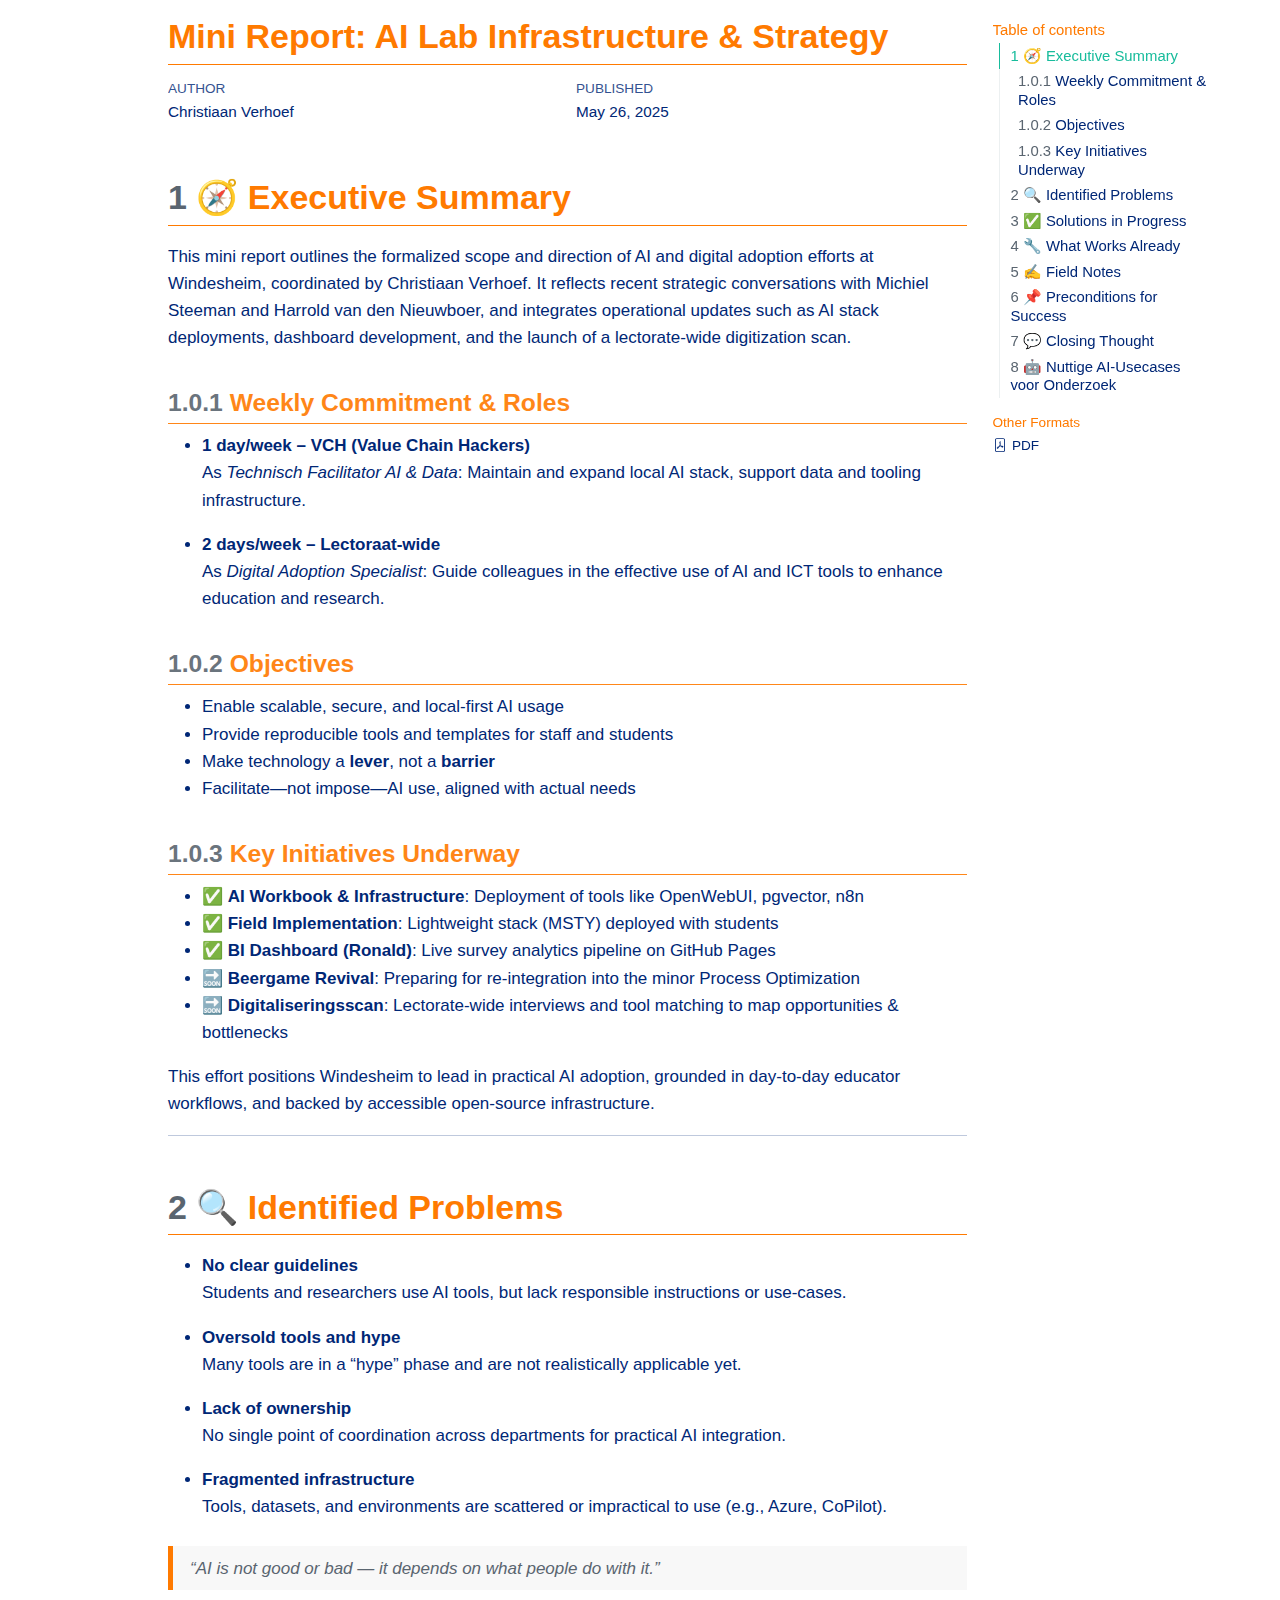
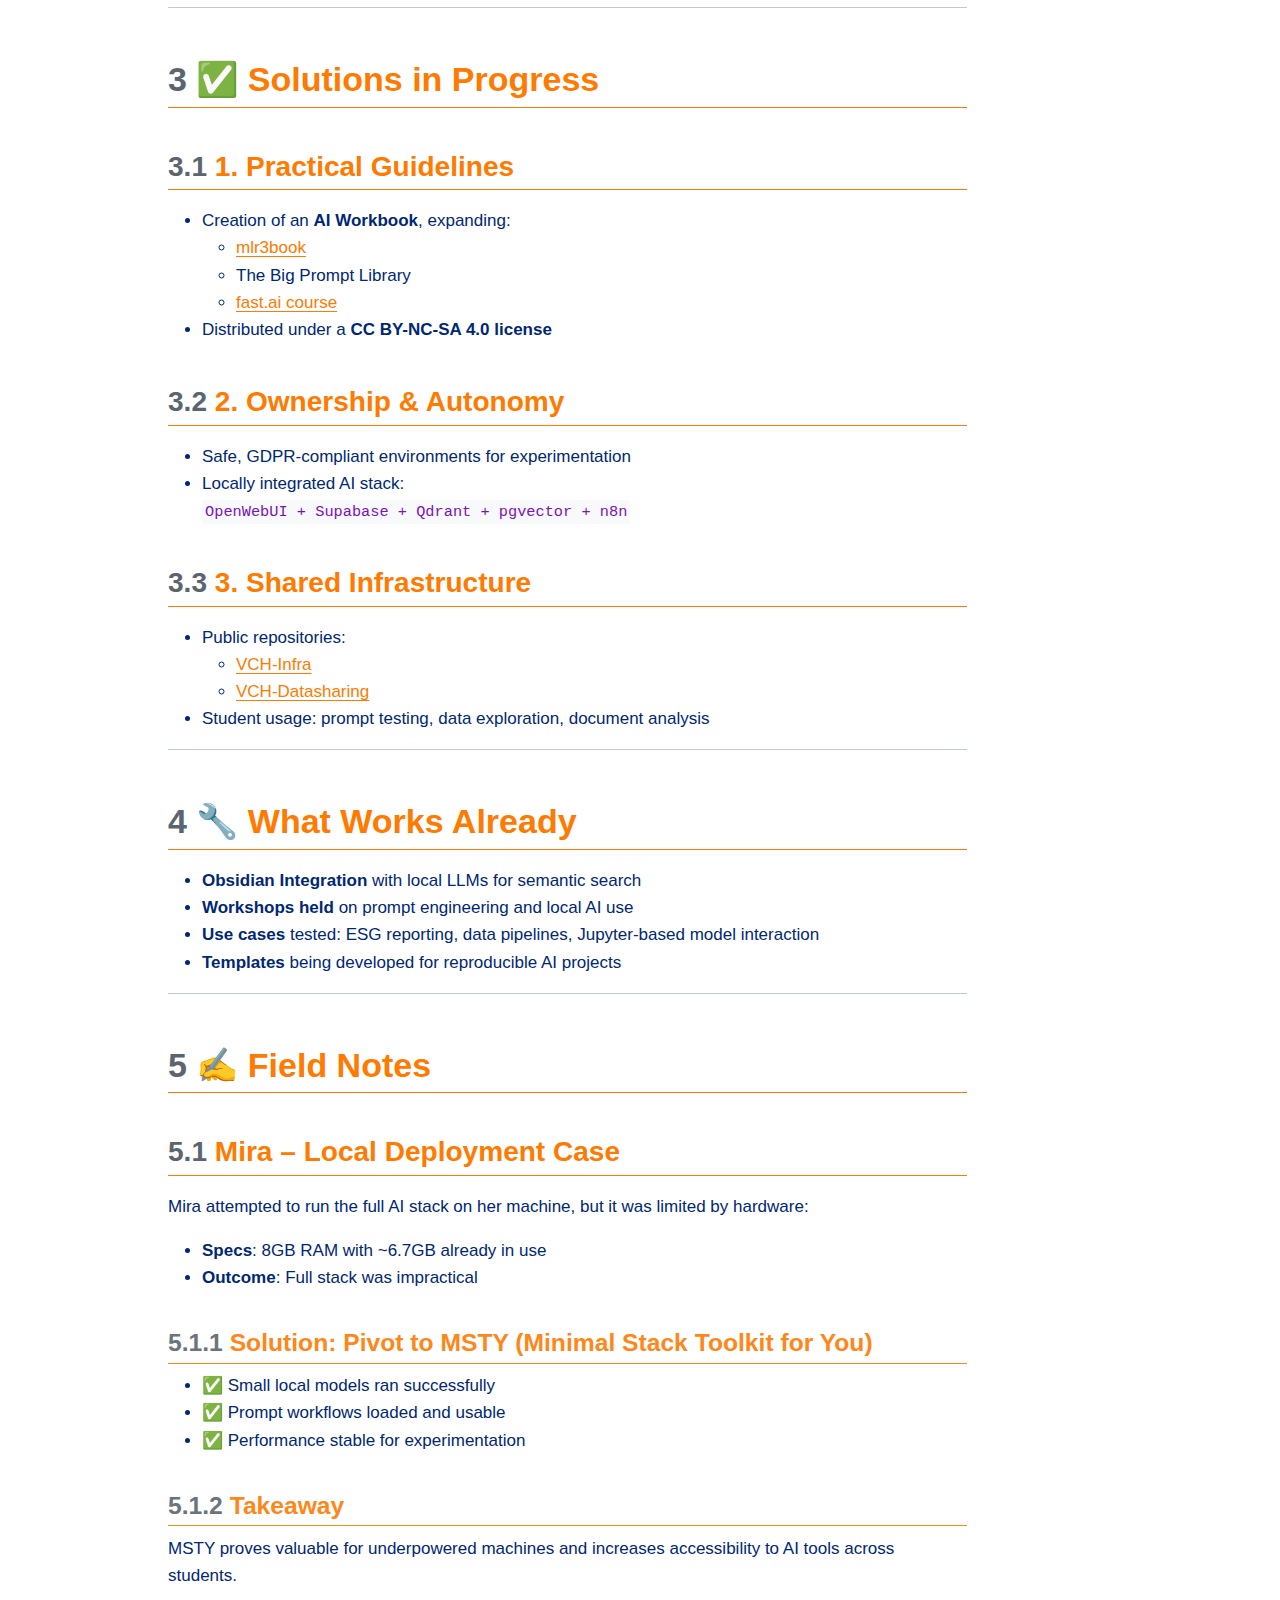
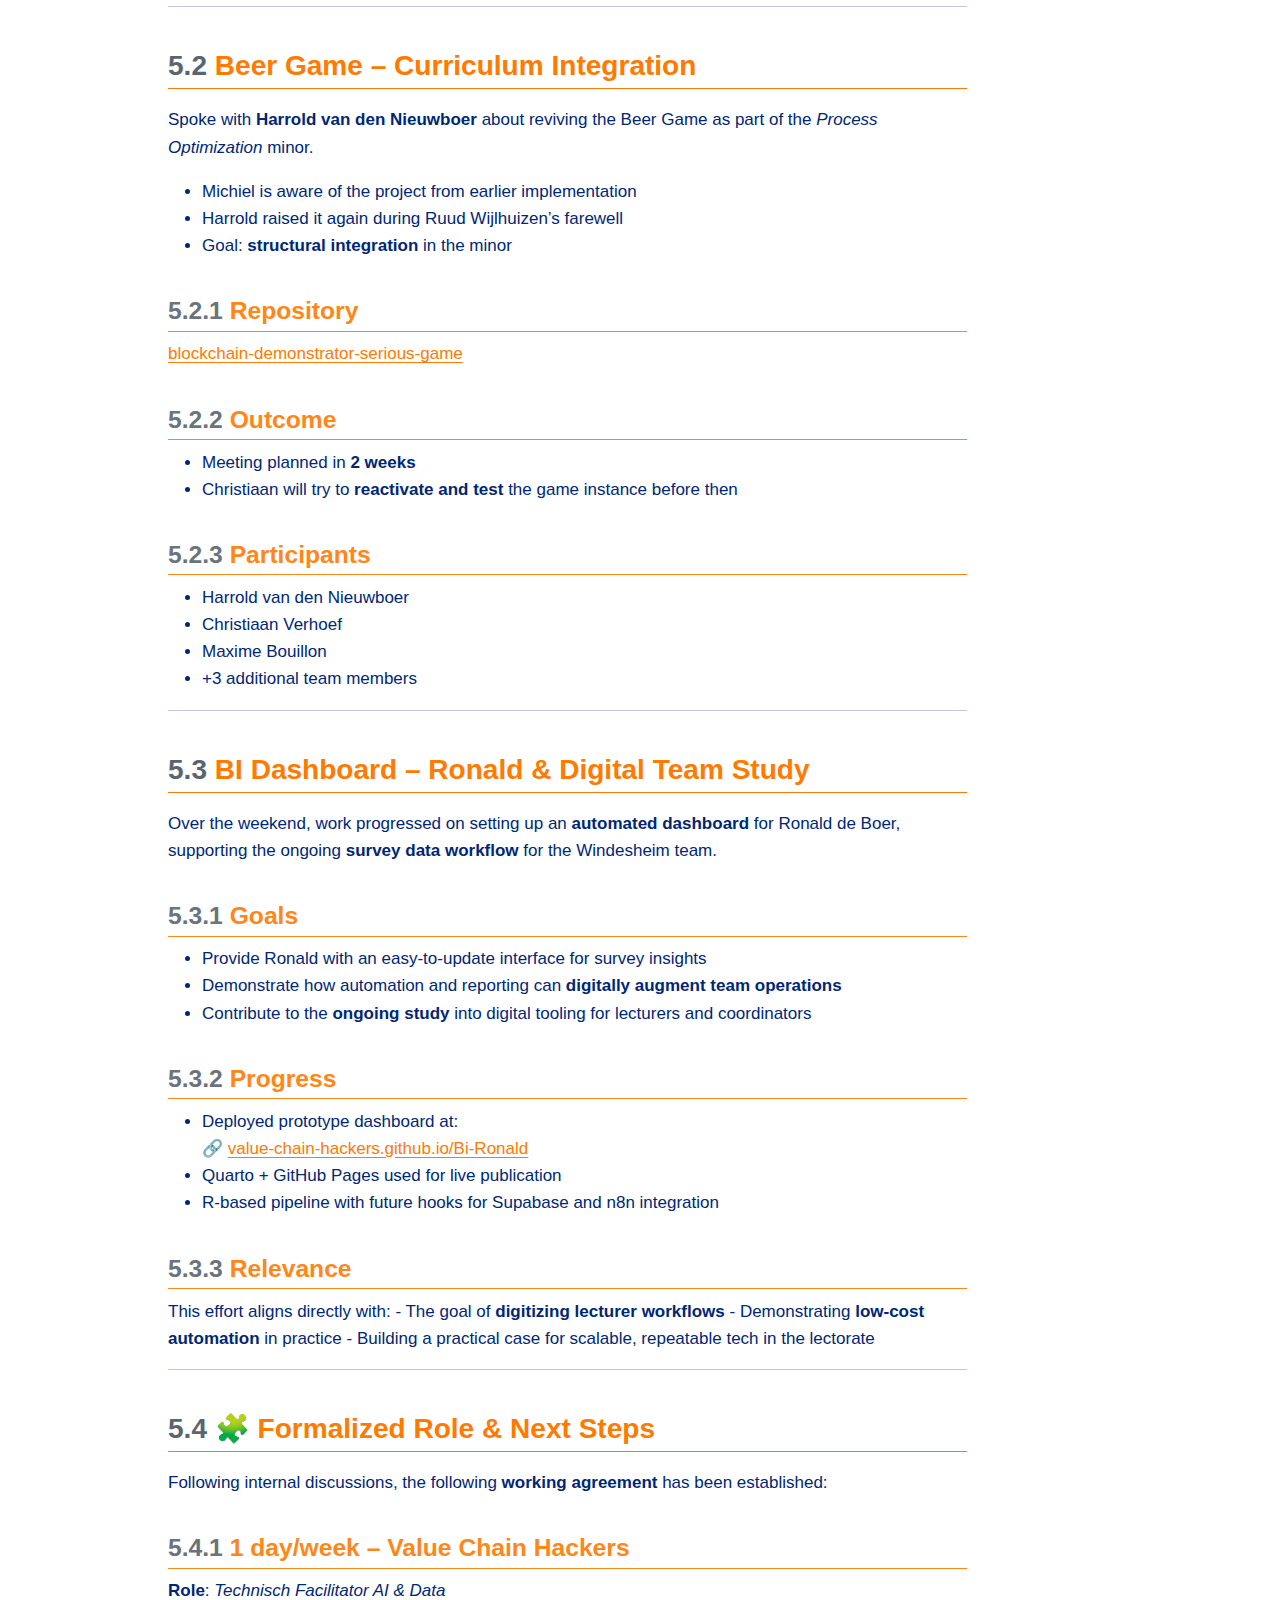
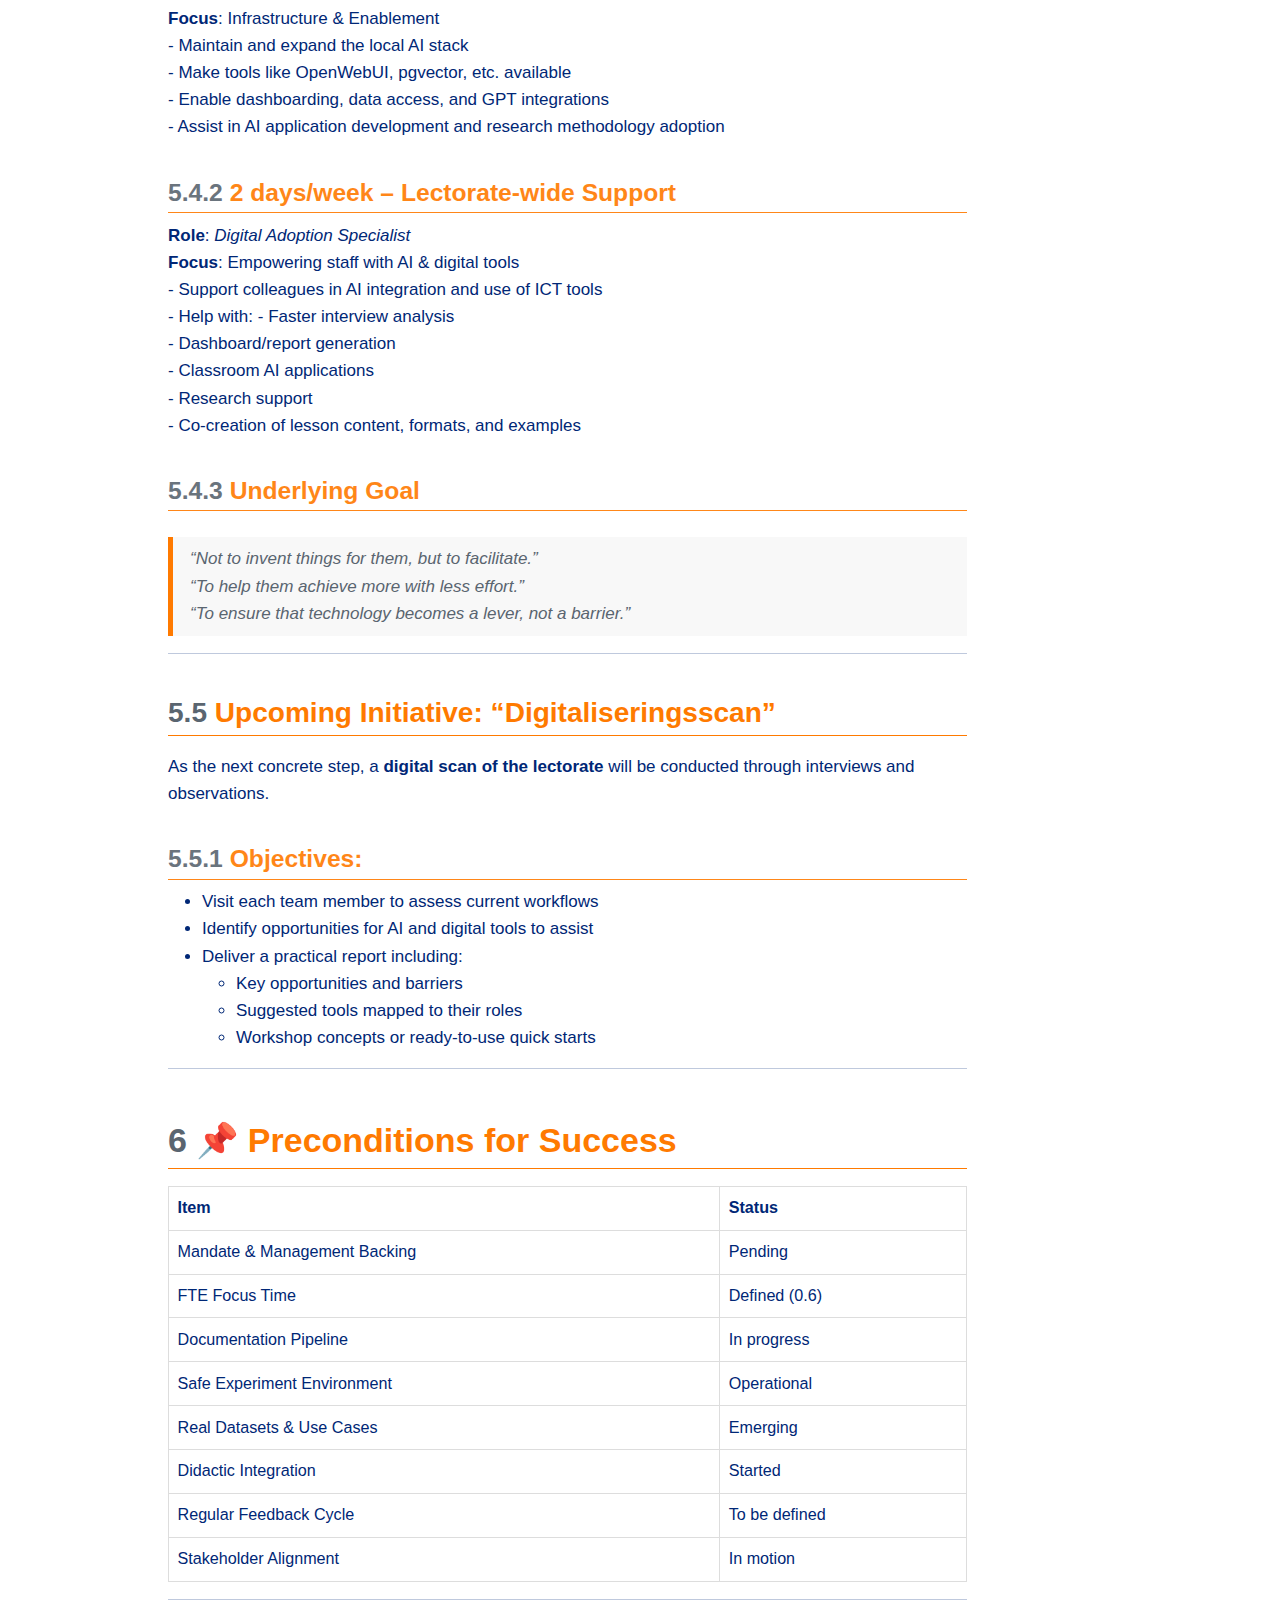
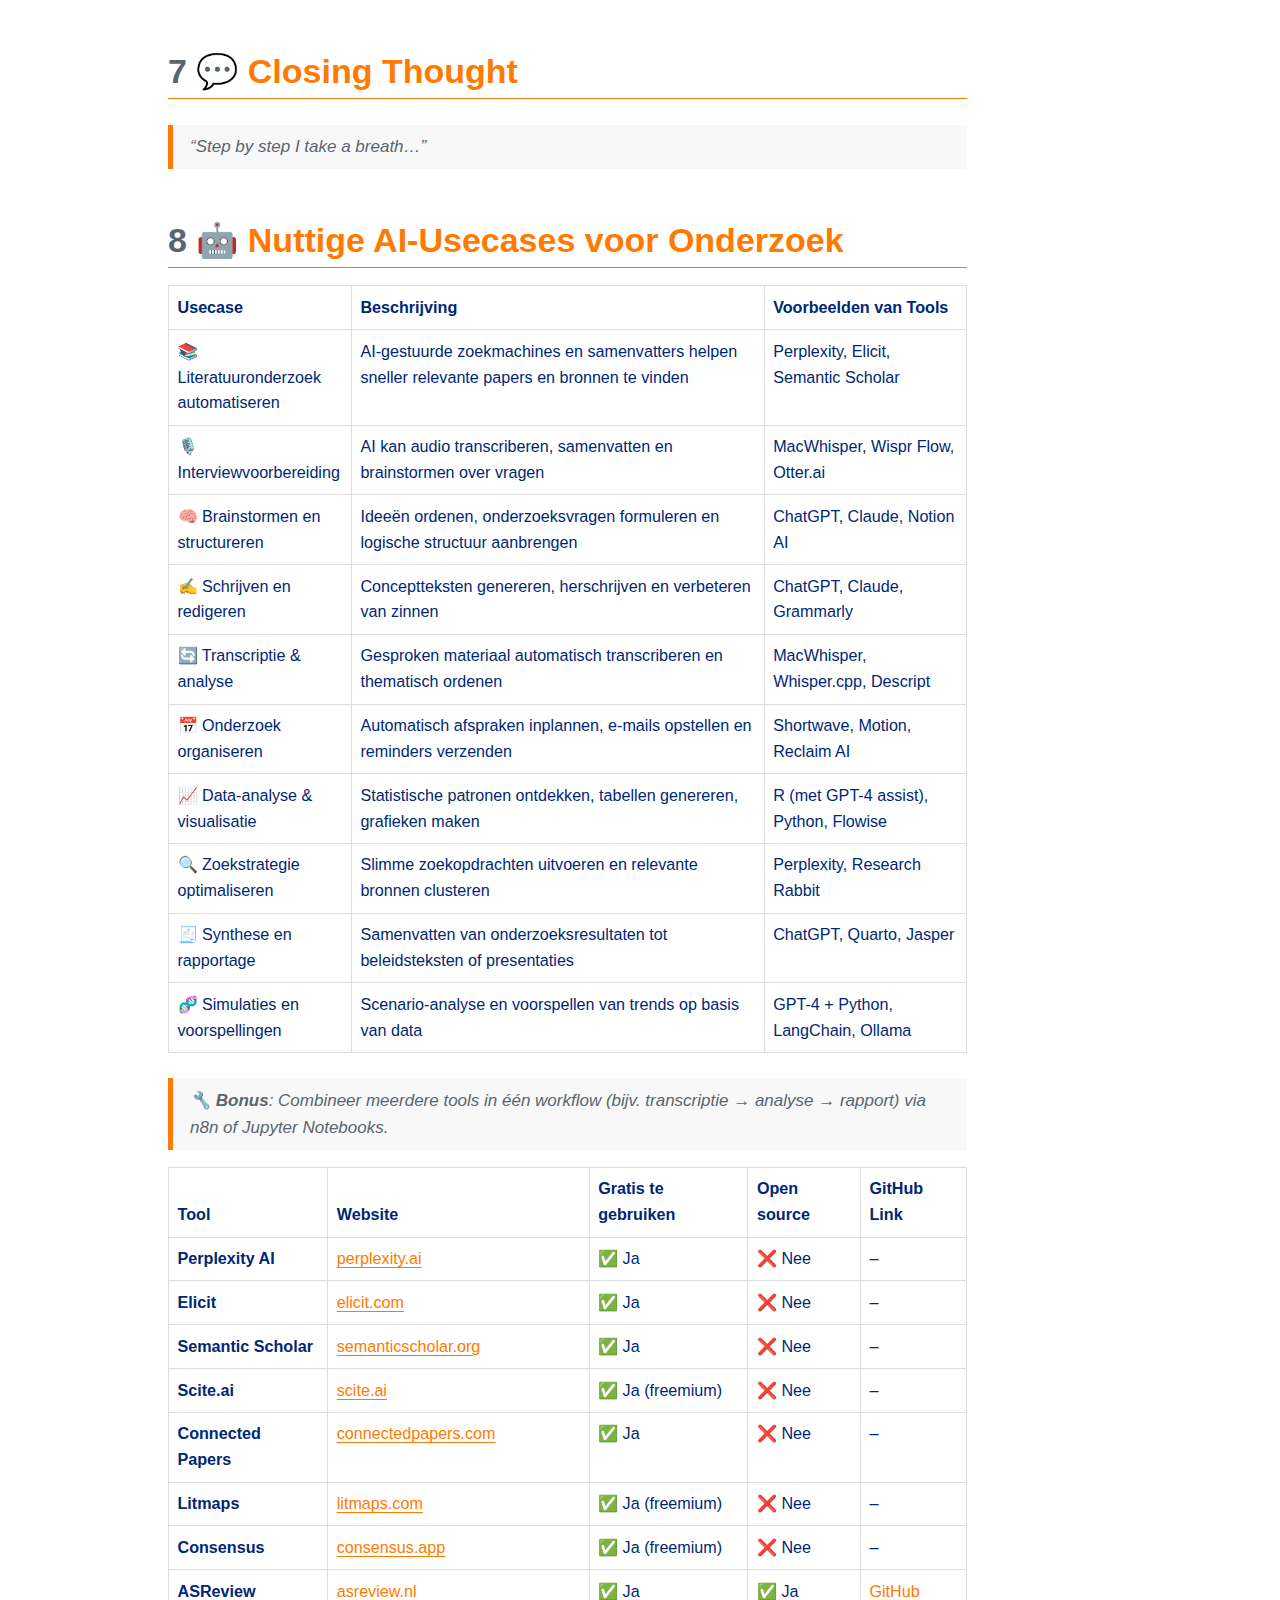
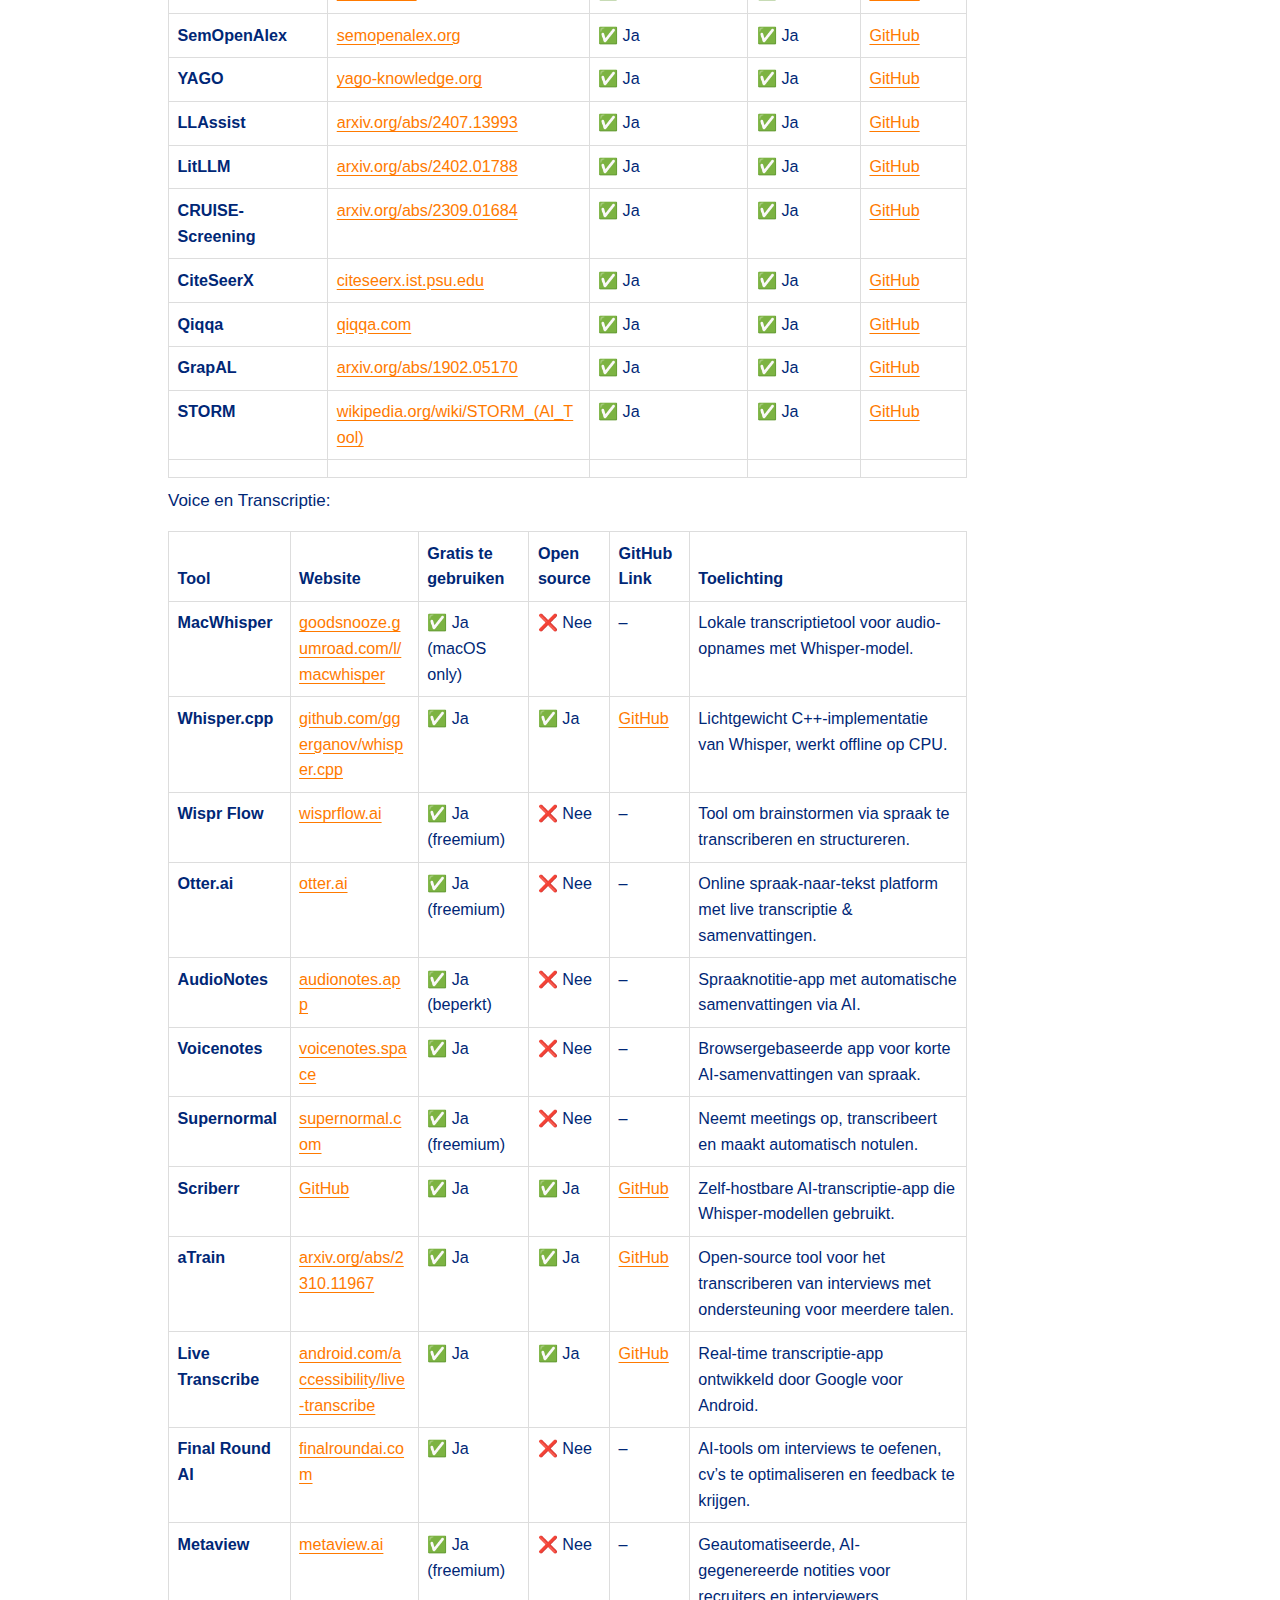
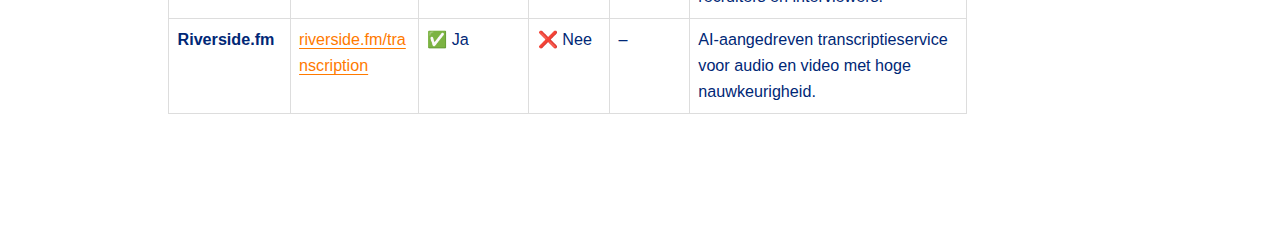
<file: index.html>
<!DOCTYPE html>
<html xmlns="http://www.w3.org/1999/xhtml" lang="en" xml:lang="en"><head>

<meta charset="utf-8">
<meta name="generator" content="quarto-1.7.23">

<meta name="viewport" content="width=device-width, initial-scale=1.0, user-scalable=yes">

<meta name="author" content="Christiaan Verhoef">
<meta name="dcterms.date" content="2025-05-26">

<title>Mini Report: AI Lab Infrastructure &amp; Strategy</title>
<style>
code{white-space: pre-wrap;}
span.smallcaps{font-variant: small-caps;}
div.columns{display: flex; gap: min(4vw, 1.5em);}
div.column{flex: auto; overflow-x: auto;}
div.hanging-indent{margin-left: 1.5em; text-indent: -1.5em;}
ul.task-list{list-style: none;}
ul.task-list li input[type="checkbox"] {
  width: 0.8em;
  margin: 0 0.8em 0.2em -1em; /* quarto-specific, see https://github.com/quarto-dev/quarto-cli/issues/4556 */ 
  vertical-align: middle;
}
</style>


<script src="Reportmay19-24_files/libs/clipboard/clipboard.min.js"></script>
<script src="Reportmay19-24_files/libs/quarto-html/quarto.js" type="module"></script>
<script src="Reportmay19-24_files/libs/quarto-html/tabsets/tabsets.js" type="module"></script>
<script src="Reportmay19-24_files/libs/quarto-html/popper.min.js"></script>
<script src="Reportmay19-24_files/libs/quarto-html/tippy.umd.min.js"></script>
<script src="Reportmay19-24_files/libs/quarto-html/anchor.min.js"></script>
<link href="Reportmay19-24_files/libs/quarto-html/tippy.css" rel="stylesheet">
<link href="Reportmay19-24_files/libs/quarto-html/quarto-syntax-highlighting-226bd0f977fa82dfae4534cac220d79a.css" rel="stylesheet" id="quarto-text-highlighting-styles">
<script src="Reportmay19-24_files/libs/bootstrap/bootstrap.min.js"></script>
<link href="Reportmay19-24_files/libs/bootstrap/bootstrap-icons.css" rel="stylesheet">
<link href="Reportmay19-24_files/libs/bootstrap/bootstrap-2123b54c9d9186f025b29cd6c174ee24.min.css" rel="stylesheet" append-hash="true" id="quarto-bootstrap" data-mode="light">


<link rel="stylesheet" href="css/styles.css">
</head>

<body class="quarto-light">

<div id="quarto-content" class="page-columns page-rows-contents page-layout-article">
<div id="quarto-margin-sidebar" class="sidebar margin-sidebar">
  <nav id="TOC" role="doc-toc" class="toc-active">
    <h2 id="toc-title">Table of contents</h2>
   
  <ul>
  <li><a href="#executive-summary" id="toc-executive-summary" class="nav-link active" data-scroll-target="#executive-summary"><span class="header-section-number">1</span> 🧭 Executive Summary</a>
  <ul class="collapse">
  <li><a href="#weekly-commitment-roles" id="toc-weekly-commitment-roles" class="nav-link" data-scroll-target="#weekly-commitment-roles"><span class="header-section-number">1.0.1</span> Weekly Commitment &amp; Roles</a></li>
  <li><a href="#objectives" id="toc-objectives" class="nav-link" data-scroll-target="#objectives"><span class="header-section-number">1.0.2</span> Objectives</a></li>
  <li><a href="#key-initiatives-underway" id="toc-key-initiatives-underway" class="nav-link" data-scroll-target="#key-initiatives-underway"><span class="header-section-number">1.0.3</span> Key Initiatives Underway</a></li>
  </ul></li>
  <li><a href="#identified-problems" id="toc-identified-problems" class="nav-link" data-scroll-target="#identified-problems"><span class="header-section-number">2</span> 🔍 Identified Problems</a></li>
  <li><a href="#solutions-in-progress" id="toc-solutions-in-progress" class="nav-link" data-scroll-target="#solutions-in-progress"><span class="header-section-number">3</span> ✅ Solutions in Progress</a>
  <ul class="collapse">
  <li><a href="#practical-guidelines" id="toc-practical-guidelines" class="nav-link" data-scroll-target="#practical-guidelines"><span class="header-section-number">3.1</span> 1. Practical Guidelines</a></li>
  <li><a href="#ownership-autonomy" id="toc-ownership-autonomy" class="nav-link" data-scroll-target="#ownership-autonomy"><span class="header-section-number">3.2</span> 2. Ownership &amp; Autonomy</a></li>
  <li><a href="#shared-infrastructure" id="toc-shared-infrastructure" class="nav-link" data-scroll-target="#shared-infrastructure"><span class="header-section-number">3.3</span> 3. Shared Infrastructure</a></li>
  </ul></li>
  <li><a href="#what-works-already" id="toc-what-works-already" class="nav-link" data-scroll-target="#what-works-already"><span class="header-section-number">4</span> 🔧 What Works Already</a></li>
  <li><a href="#field-notes" id="toc-field-notes" class="nav-link" data-scroll-target="#field-notes"><span class="header-section-number">5</span> ✍️ Field Notes</a>
  <ul class="collapse">
  <li><a href="#mira-local-deployment-case" id="toc-mira-local-deployment-case" class="nav-link" data-scroll-target="#mira-local-deployment-case"><span class="header-section-number">5.1</span> Mira – Local Deployment Case</a>
  <ul class="collapse">
  <li><a href="#solution-pivot-to-msty-minimal-stack-toolkit-for-you" id="toc-solution-pivot-to-msty-minimal-stack-toolkit-for-you" class="nav-link" data-scroll-target="#solution-pivot-to-msty-minimal-stack-toolkit-for-you"><span class="header-section-number">5.1.1</span> Solution: Pivot to MSTY (Minimal Stack Toolkit for You)</a></li>
  <li><a href="#takeaway" id="toc-takeaway" class="nav-link" data-scroll-target="#takeaway"><span class="header-section-number">5.1.2</span> Takeaway</a></li>
  </ul></li>
  <li><a href="#beer-game-curriculum-integration" id="toc-beer-game-curriculum-integration" class="nav-link" data-scroll-target="#beer-game-curriculum-integration"><span class="header-section-number">5.2</span> Beer Game – Curriculum Integration</a>
  <ul class="collapse">
  <li><a href="#repository" id="toc-repository" class="nav-link" data-scroll-target="#repository"><span class="header-section-number">5.2.1</span> Repository</a></li>
  <li><a href="#outcome" id="toc-outcome" class="nav-link" data-scroll-target="#outcome"><span class="header-section-number">5.2.2</span> Outcome</a></li>
  <li><a href="#participants" id="toc-participants" class="nav-link" data-scroll-target="#participants"><span class="header-section-number">5.2.3</span> Participants</a></li>
  </ul></li>
  <li><a href="#bi-dashboard-ronald-digital-team-study" id="toc-bi-dashboard-ronald-digital-team-study" class="nav-link" data-scroll-target="#bi-dashboard-ronald-digital-team-study"><span class="header-section-number">5.3</span> BI Dashboard – Ronald &amp; Digital Team Study</a>
  <ul class="collapse">
  <li><a href="#goals" id="toc-goals" class="nav-link" data-scroll-target="#goals"><span class="header-section-number">5.3.1</span> Goals</a></li>
  <li><a href="#progress" id="toc-progress" class="nav-link" data-scroll-target="#progress"><span class="header-section-number">5.3.2</span> Progress</a></li>
  <li><a href="#relevance" id="toc-relevance" class="nav-link" data-scroll-target="#relevance"><span class="header-section-number">5.3.3</span> Relevance</a></li>
  </ul></li>
  <li><a href="#formalized-role-next-steps" id="toc-formalized-role-next-steps" class="nav-link" data-scroll-target="#formalized-role-next-steps"><span class="header-section-number">5.4</span> 🧩 Formalized Role &amp; Next Steps</a>
  <ul class="collapse">
  <li><a href="#dayweek-value-chain-hackers" id="toc-dayweek-value-chain-hackers" class="nav-link" data-scroll-target="#dayweek-value-chain-hackers"><span class="header-section-number">5.4.1</span> 1 day/week – Value Chain Hackers</a></li>
  <li><a href="#daysweek-lectorate-wide-support" id="toc-daysweek-lectorate-wide-support" class="nav-link" data-scroll-target="#daysweek-lectorate-wide-support"><span class="header-section-number">5.4.2</span> 2 days/week – Lectorate-wide Support</a></li>
  <li><a href="#underlying-goal" id="toc-underlying-goal" class="nav-link" data-scroll-target="#underlying-goal"><span class="header-section-number">5.4.3</span> Underlying Goal</a></li>
  </ul></li>
  <li><a href="#upcoming-initiative-digitaliseringsscan" id="toc-upcoming-initiative-digitaliseringsscan" class="nav-link" data-scroll-target="#upcoming-initiative-digitaliseringsscan"><span class="header-section-number">5.5</span> Upcoming Initiative: “Digitaliseringsscan”</a>
  <ul class="collapse">
  <li><a href="#objectives-1" id="toc-objectives-1" class="nav-link" data-scroll-target="#objectives-1"><span class="header-section-number">5.5.1</span> Objectives:</a></li>
  </ul></li>
  </ul></li>
  <li><a href="#preconditions-for-success" id="toc-preconditions-for-success" class="nav-link" data-scroll-target="#preconditions-for-success"><span class="header-section-number">6</span> 📌 Preconditions for Success</a></li>
  <li><a href="#closing-thought" id="toc-closing-thought" class="nav-link" data-scroll-target="#closing-thought"><span class="header-section-number">7</span> 💬 Closing Thought</a></li>
  <li><a href="#nuttige-ai-usecases-voor-onderzoek" id="toc-nuttige-ai-usecases-voor-onderzoek" class="nav-link" data-scroll-target="#nuttige-ai-usecases-voor-onderzoek"><span class="header-section-number">8</span> 🤖 Nuttige AI-Usecases voor Onderzoek</a></li>
  </ul>
<div class="quarto-alternate-formats"><h2>Other Formats</h2><ul><li><a href="Reportmay19-24.pdf"><i class="bi bi-file-pdf"></i>PDF</a></li></ul></div></nav>
</div>
<main class="content" id="quarto-document-content">

<header id="title-block-header" class="quarto-title-block default">
<div class="quarto-title">
<h1 class="title">Mini Report: AI Lab Infrastructure &amp; Strategy</h1>
</div>



<div class="quarto-title-meta">

    <div>
    <div class="quarto-title-meta-heading">Author</div>
    <div class="quarto-title-meta-contents">
             <p>Christiaan Verhoef </p>
          </div>
  </div>
    
    <div>
    <div class="quarto-title-meta-heading">Published</div>
    <div class="quarto-title-meta-contents">
      <p class="date">May 26, 2025</p>
    </div>
  </div>
  
    
  </div>
  


</header>


<section id="executive-summary" class="level1" data-number="1">
<h1 data-number="1"><span class="header-section-number">1</span> 🧭 Executive Summary</h1>
<p>This mini report outlines the formalized scope and direction of AI and digital adoption efforts at Windesheim, coordinated by Christiaan Verhoef. It reflects recent strategic conversations with Michiel Steeman and Harrold van den Nieuwboer, and integrates operational updates such as AI stack deployments, dashboard development, and the launch of a lectorate-wide digitization scan.</p>
<section id="weekly-commitment-roles" class="level3" data-number="1.0.1">
<h3 data-number="1.0.1" class="anchored" data-anchor-id="weekly-commitment-roles"><span class="header-section-number">1.0.1</span> Weekly Commitment &amp; Roles</h3>
<ul>
<li><p><strong>1 day/week – VCH (Value Chain Hackers)</strong><br>
As <em>Technisch Facilitator AI &amp; Data</em>: Maintain and expand local AI stack, support data and tooling infrastructure.</p></li>
<li><p><strong>2 days/week – Lectoraat-wide</strong><br>
As <em>Digital Adoption Specialist</em>: Guide colleagues in the effective use of AI and ICT tools to enhance education and research.</p></li>
</ul>
</section>
<section id="objectives" class="level3" data-number="1.0.2">
<h3 data-number="1.0.2" class="anchored" data-anchor-id="objectives"><span class="header-section-number">1.0.2</span> Objectives</h3>
<ul>
<li>Enable scalable, secure, and local-first AI usage</li>
<li>Provide reproducible tools and templates for staff and students</li>
<li>Make technology a <strong>lever</strong>, not a <strong>barrier</strong></li>
<li>Facilitate—not impose—AI use, aligned with actual needs</li>
</ul>
</section>
<section id="key-initiatives-underway" class="level3" data-number="1.0.3">
<h3 data-number="1.0.3" class="anchored" data-anchor-id="key-initiatives-underway"><span class="header-section-number">1.0.3</span> Key Initiatives Underway</h3>
<ul>
<li>✅ <strong>AI Workbook &amp; Infrastructure</strong>: Deployment of tools like OpenWebUI, pgvector, n8n<br>
</li>
<li>✅ <strong>Field Implementation</strong>: Lightweight stack (MSTY) deployed with students<br>
</li>
<li>✅ <strong>BI Dashboard (Ronald)</strong>: Live survey analytics pipeline on GitHub Pages<br>
</li>
<li>🔜 <strong>Beergame Revival</strong>: Preparing for re-integration into the minor Process Optimization<br>
</li>
<li>🔜 <strong>Digitaliseringsscan</strong>: Lectorate-wide interviews and tool matching to map opportunities &amp; bottlenecks</li>
</ul>
<p>This effort positions Windesheim to lead in practical AI adoption, grounded in day-to-day educator workflows, and backed by accessible open-source infrastructure.</p>
<hr>
</section>
</section>
<section id="identified-problems" class="level1" data-number="2">
<h1 data-number="2"><span class="header-section-number">2</span> 🔍 Identified Problems</h1>
<ul>
<li><p><strong>No clear guidelines</strong><br>
Students and researchers use AI tools, but lack responsible instructions or use-cases.</p></li>
<li><p><strong>Oversold tools and hype</strong><br>
Many tools are in a “hype” phase and are not realistically applicable yet.</p></li>
<li><p><strong>Lack of ownership</strong><br>
No single point of coordination across departments for practical AI integration.</p></li>
<li><p><strong>Fragmented infrastructure</strong><br>
Tools, datasets, and environments are scattered or impractical to use (e.g., Azure, CoPilot).</p></li>
</ul>
<blockquote class="blockquote">
<p>“AI is not good or bad — it depends on what people do with it.”</p>
</blockquote>
<hr>
</section>
<section id="solutions-in-progress" class="level1" data-number="3">
<h1 data-number="3"><span class="header-section-number">3</span> ✅ Solutions in Progress</h1>
<section id="practical-guidelines" class="level2" data-number="3.1">
<h2 data-number="3.1" class="anchored" data-anchor-id="practical-guidelines"><span class="header-section-number">3.1</span> 1. Practical Guidelines</h2>
<ul>
<li>Creation of an <strong>AI Workbook</strong>, expanding:
<ul>
<li><a href="https://mlr3book.mlr-org.com/">mlr3book</a></li>
<li>The Big Prompt Library</li>
<li><a href="https://course.fast.ai/">fast.ai course</a></li>
</ul></li>
<li>Distributed under a <strong>CC BY-NC-SA 4.0 license</strong></li>
</ul>
</section>
<section id="ownership-autonomy" class="level2" data-number="3.2">
<h2 data-number="3.2" class="anchored" data-anchor-id="ownership-autonomy"><span class="header-section-number">3.2</span> 2. Ownership &amp; Autonomy</h2>
<ul>
<li>Safe, GDPR-compliant environments for experimentation</li>
<li>Locally integrated AI stack:<br>
<code>OpenWebUI + Supabase + Qdrant + pgvector + n8n</code></li>
</ul>
</section>
<section id="shared-infrastructure" class="level2" data-number="3.3">
<h2 data-number="3.3" class="anchored" data-anchor-id="shared-infrastructure"><span class="header-section-number">3.3</span> 3. Shared Infrastructure</h2>
<ul>
<li>Public repositories:
<ul>
<li><a href="https://github.com/Value-Chain-Hackers/VCH-Infra">VCH-Infra</a></li>
<li><a href="https://github.com/Value-Chain-Hackers/VCH-Datasharing">VCH-Datasharing</a></li>
</ul></li>
<li>Student usage: prompt testing, data exploration, document analysis</li>
</ul>
<hr>
</section>
</section>
<section id="what-works-already" class="level1" data-number="4">
<h1 data-number="4"><span class="header-section-number">4</span> 🔧 What Works Already</h1>
<ul>
<li><strong>Obsidian Integration</strong> with local LLMs for semantic search</li>
<li><strong>Workshops held</strong> on prompt engineering and local AI use</li>
<li><strong>Use cases</strong> tested: ESG reporting, data pipelines, Jupyter-based model interaction</li>
<li><strong>Templates</strong> being developed for reproducible AI projects</li>
</ul>
<hr>
</section>
<section id="field-notes" class="level1" data-number="5">
<h1 data-number="5"><span class="header-section-number">5</span> ✍️ Field Notes</h1>
<section id="mira-local-deployment-case" class="level2" data-number="5.1">
<h2 data-number="5.1" class="anchored" data-anchor-id="mira-local-deployment-case"><span class="header-section-number">5.1</span> Mira – Local Deployment Case</h2>
<p>Mira attempted to run the full AI stack on her machine, but it was limited by hardware:</p>
<ul>
<li><strong>Specs</strong>: 8GB RAM with ~6.7GB already in use</li>
<li><strong>Outcome</strong>: Full stack was impractical</li>
</ul>
<section id="solution-pivot-to-msty-minimal-stack-toolkit-for-you" class="level3" data-number="5.1.1">
<h3 data-number="5.1.1" class="anchored" data-anchor-id="solution-pivot-to-msty-minimal-stack-toolkit-for-you"><span class="header-section-number">5.1.1</span> Solution: Pivot to MSTY (Minimal Stack Toolkit for You)</h3>
<ul>
<li>✅ Small local models ran successfully<br>
</li>
<li>✅ Prompt workflows loaded and usable<br>
</li>
<li>✅ Performance stable for experimentation</li>
</ul>
</section>
<section id="takeaway" class="level3" data-number="5.1.2">
<h3 data-number="5.1.2" class="anchored" data-anchor-id="takeaway"><span class="header-section-number">5.1.2</span> Takeaway</h3>
<p>MSTY proves valuable for underpowered machines and increases accessibility to AI tools across students.</p>
<hr>
</section>
</section>
<section id="beer-game-curriculum-integration" class="level2" data-number="5.2">
<h2 data-number="5.2" class="anchored" data-anchor-id="beer-game-curriculum-integration"><span class="header-section-number">5.2</span> Beer Game – Curriculum Integration</h2>
<p>Spoke with <strong>Harrold van den Nieuwboer</strong> about reviving the Beer Game as part of the <em>Process Optimization</em> minor.</p>
<ul>
<li>Michiel is aware of the project from earlier implementation</li>
<li>Harrold raised it again during Ruud Wijlhuizen’s farewell</li>
<li>Goal: <strong>structural integration</strong> in the minor</li>
</ul>
<section id="repository" class="level3" data-number="5.2.1">
<h3 data-number="5.2.1" class="anchored" data-anchor-id="repository"><span class="header-section-number">5.2.1</span> Repository</h3>
<p><a href="https://github.com/Hogeschool-Windesheim/blockchain-demonstrator-serious-game">blockchain-demonstrator-serious-game</a></p>
</section>
<section id="outcome" class="level3" data-number="5.2.2">
<h3 data-number="5.2.2" class="anchored" data-anchor-id="outcome"><span class="header-section-number">5.2.2</span> Outcome</h3>
<ul>
<li>Meeting planned in <strong>2 weeks</strong></li>
<li>Christiaan will try to <strong>reactivate and test</strong> the game instance before then</li>
</ul>
</section>
<section id="participants" class="level3" data-number="5.2.3">
<h3 data-number="5.2.3" class="anchored" data-anchor-id="participants"><span class="header-section-number">5.2.3</span> Participants</h3>
<ul>
<li>Harrold van den Nieuwboer<br>
</li>
<li>Christiaan Verhoef<br>
</li>
<li>Maxime Bouillon<br>
</li>
<li>+3 additional team members</li>
</ul>
<hr>
</section>
</section>
<section id="bi-dashboard-ronald-digital-team-study" class="level2" data-number="5.3">
<h2 data-number="5.3" class="anchored" data-anchor-id="bi-dashboard-ronald-digital-team-study"><span class="header-section-number">5.3</span> BI Dashboard – Ronald &amp; Digital Team Study</h2>
<p>Over the weekend, work progressed on setting up an <strong>automated dashboard</strong> for Ronald de Boer, supporting the ongoing <strong>survey data workflow</strong> for the Windesheim team.</p>
<section id="goals" class="level3" data-number="5.3.1">
<h3 data-number="5.3.1" class="anchored" data-anchor-id="goals"><span class="header-section-number">5.3.1</span> Goals</h3>
<ul>
<li>Provide Ronald with an easy-to-update interface for survey insights</li>
<li>Demonstrate how automation and reporting can <strong>digitally augment team operations</strong></li>
<li>Contribute to the <strong>ongoing study</strong> into digital tooling for lecturers and coordinators</li>
</ul>
</section>
<section id="progress" class="level3" data-number="5.3.2">
<h3 data-number="5.3.2" class="anchored" data-anchor-id="progress"><span class="header-section-number">5.3.2</span> Progress</h3>
<ul>
<li>Deployed prototype dashboard at:<br>
🔗 <a href="https://value-chain-hackers.github.io/Bi-Ronald/">value-chain-hackers.github.io/Bi-Ronald</a></li>
<li>Quarto + GitHub Pages used for live publication</li>
<li>R-based pipeline with future hooks for Supabase and n8n integration</li>
</ul>
</section>
<section id="relevance" class="level3" data-number="5.3.3">
<h3 data-number="5.3.3" class="anchored" data-anchor-id="relevance"><span class="header-section-number">5.3.3</span> Relevance</h3>
<p>This effort aligns directly with: - The goal of <strong>digitizing lecturer workflows</strong> - Demonstrating <strong>low-cost automation</strong> in practice - Building a practical case for scalable, repeatable tech in the lectorate</p>
<hr>
</section>
</section>
<section id="formalized-role-next-steps" class="level2" data-number="5.4">
<h2 data-number="5.4" class="anchored" data-anchor-id="formalized-role-next-steps"><span class="header-section-number">5.4</span> 🧩 Formalized Role &amp; Next Steps</h2>
<p>Following internal discussions, the following <strong>working agreement</strong> has been established:</p>
<section id="dayweek-value-chain-hackers" class="level3" data-number="5.4.1">
<h3 data-number="5.4.1" class="anchored" data-anchor-id="dayweek-value-chain-hackers"><span class="header-section-number">5.4.1</span> 1 day/week – Value Chain Hackers</h3>
<p><strong>Role</strong>: <em>Technisch Facilitator AI &amp; Data</em><br>
<strong>Focus</strong>: Infrastructure &amp; Enablement<br>
- Maintain and expand the local AI stack<br>
- Make tools like OpenWebUI, pgvector, etc. available<br>
- Enable dashboarding, data access, and GPT integrations<br>
- Assist in AI application development and research methodology adoption</p>
</section>
<section id="daysweek-lectorate-wide-support" class="level3" data-number="5.4.2">
<h3 data-number="5.4.2" class="anchored" data-anchor-id="daysweek-lectorate-wide-support"><span class="header-section-number">5.4.2</span> 2 days/week – Lectorate-wide Support</h3>
<p><strong>Role</strong>: <em>Digital Adoption Specialist</em><br>
<strong>Focus</strong>: Empowering staff with AI &amp; digital tools<br>
- Support colleagues in AI integration and use of ICT tools<br>
- Help with: - Faster interview analysis<br>
- Dashboard/report generation<br>
- Classroom AI applications<br>
- Research support<br>
- Co-creation of lesson content, formats, and examples</p>
</section>
<section id="underlying-goal" class="level3" data-number="5.4.3">
<h3 data-number="5.4.3" class="anchored" data-anchor-id="underlying-goal"><span class="header-section-number">5.4.3</span> Underlying Goal</h3>
<blockquote class="blockquote">
<p>“Not to invent things for them, but to facilitate.”<br>
“To help them achieve more with less effort.”<br>
“To ensure that technology becomes a lever, not a barrier.”</p>
</blockquote>
<hr>
</section>
</section>
<section id="upcoming-initiative-digitaliseringsscan" class="level2" data-number="5.5">
<h2 data-number="5.5" class="anchored" data-anchor-id="upcoming-initiative-digitaliseringsscan"><span class="header-section-number">5.5</span> Upcoming Initiative: “Digitaliseringsscan”</h2>
<p>As the next concrete step, a <strong>digital scan of the lectorate</strong> will be conducted through interviews and observations.</p>
<section id="objectives-1" class="level3" data-number="5.5.1">
<h3 data-number="5.5.1" class="anchored" data-anchor-id="objectives-1"><span class="header-section-number">5.5.1</span> Objectives:</h3>
<ul>
<li>Visit each team member to assess current workflows<br>
</li>
<li>Identify opportunities for AI and digital tools to assist<br>
</li>
<li>Deliver a practical report including:
<ul>
<li>Key opportunities and barriers<br>
</li>
<li>Suggested tools mapped to their roles<br>
</li>
<li>Workshop concepts or ready-to-use quick starts</li>
</ul></li>
</ul>
<hr>
</section>
</section>
</section>
<section id="preconditions-for-success" class="level1" data-number="6">
<h1 data-number="6"><span class="header-section-number">6</span> 📌 Preconditions for Success</h1>
<table class="caption-top table">
<thead>
<tr class="header">
<th>Item</th>
<th>Status</th>
</tr>
</thead>
<tbody>
<tr class="odd">
<td>Mandate &amp; Management Backing</td>
<td>Pending</td>
</tr>
<tr class="even">
<td>FTE Focus Time</td>
<td>Defined (0.6)</td>
</tr>
<tr class="odd">
<td>Documentation Pipeline</td>
<td>In progress</td>
</tr>
<tr class="even">
<td>Safe Experiment Environment</td>
<td>Operational</td>
</tr>
<tr class="odd">
<td>Real Datasets &amp; Use Cases</td>
<td>Emerging</td>
</tr>
<tr class="even">
<td>Didactic Integration</td>
<td>Started</td>
</tr>
<tr class="odd">
<td>Regular Feedback Cycle</td>
<td>To be defined</td>
</tr>
<tr class="even">
<td>Stakeholder Alignment</td>
<td>In motion</td>
</tr>
</tbody>
</table>
<hr>
</section>
<section id="closing-thought" class="level1" data-number="7">
<h1 data-number="7"><span class="header-section-number">7</span> 💬 Closing Thought</h1>
<blockquote class="blockquote">
<p>“Step by step I take a breath…”</p>
</blockquote>
</section>
<section id="nuttige-ai-usecases-voor-onderzoek" class="level1" data-number="8">
<h1 data-number="8"><span class="header-section-number">8</span> 🤖 Nuttige AI-Usecases voor Onderzoek</h1>
<table class="caption-top table">
<colgroup>
<col style="width: 22%">
<col style="width: 51%">
<col style="width: 25%">
</colgroup>
<thead>
<tr class="header">
<th>Usecase</th>
<th>Beschrijving</th>
<th>Voorbeelden van Tools</th>
</tr>
</thead>
<tbody>
<tr class="odd">
<td>📚 Literatuuronderzoek automatiseren</td>
<td>AI-gestuurde zoekmachines en samenvatters helpen sneller relevante papers en bronnen te vinden</td>
<td>Perplexity, Elicit, Semantic Scholar</td>
</tr>
<tr class="even">
<td>🎙️ Interviewvoorbereiding</td>
<td>AI kan audio transcriberen, samenvatten en brainstormen over vragen</td>
<td>MacWhisper, Wispr Flow, Otter.ai</td>
</tr>
<tr class="odd">
<td>🧠 Brainstormen en structureren</td>
<td>Ideeën ordenen, onderzoeksvragen formuleren en logische structuur aanbrengen</td>
<td>ChatGPT, Claude, Notion AI</td>
</tr>
<tr class="even">
<td>✍️ Schrijven en redigeren</td>
<td>Conceptteksten genereren, herschrijven en verbeteren van zinnen</td>
<td>ChatGPT, Claude, Grammarly</td>
</tr>
<tr class="odd">
<td>🔄 Transcriptie &amp; analyse</td>
<td>Gesproken materiaal automatisch transcriberen en thematisch ordenen</td>
<td>MacWhisper, Whisper.cpp, Descript</td>
</tr>
<tr class="even">
<td>📅 Onderzoek organiseren</td>
<td>Automatisch afspraken inplannen, e-mails opstellen en reminders verzenden</td>
<td>Shortwave, Motion, Reclaim AI</td>
</tr>
<tr class="odd">
<td>📈 Data-analyse &amp; visualisatie</td>
<td>Statistische patronen ontdekken, tabellen genereren, grafieken maken</td>
<td>R (met GPT-4 assist), Python, Flowise</td>
</tr>
<tr class="even">
<td>🔍 Zoekstrategie optimaliseren</td>
<td>Slimme zoekopdrachten uitvoeren en relevante bronnen clusteren</td>
<td>Perplexity, Research Rabbit</td>
</tr>
<tr class="odd">
<td>🧾 Synthese en rapportage</td>
<td>Samenvatten van onderzoeksresultaten tot beleidsteksten of presentaties</td>
<td>ChatGPT, Quarto, Jasper</td>
</tr>
<tr class="even">
<td>🧬 Simulaties en voorspellingen</td>
<td>Scenario-analyse en voorspellen van trends op basis van data</td>
<td>GPT-4 + Python, LangChain, Ollama</td>
</tr>
</tbody>
</table>
<blockquote class="blockquote">
<p>🔧 <strong>Bonus</strong>: Combineer meerdere tools in één workflow (bijv. transcriptie → analyse → rapport) via n8n of Jupyter Notebooks.</p>
</blockquote>
<table class="caption-top table">
<thead>
<tr class="header">
<th>Tool</th>
<th>Website</th>
<th>Gratis te gebruiken</th>
<th>Open source</th>
<th>GitHub Link</th>
</tr>
</thead>
<tbody>
<tr class="odd">
<td><strong>Perplexity AI</strong></td>
<td><a href="https://www.perplexity.ai/">perplexity.ai</a></td>
<td>✅ Ja</td>
<td>❌ Nee</td>
<td>–</td>
</tr>
<tr class="even">
<td><strong>Elicit</strong></td>
<td><a href="https://elicit.com/">elicit.com</a></td>
<td>✅ Ja</td>
<td>❌ Nee</td>
<td>–</td>
</tr>
<tr class="odd">
<td><strong>Semantic Scholar</strong></td>
<td><a href="https://www.semanticscholar.org/">semanticscholar.org</a></td>
<td>✅ Ja</td>
<td>❌ Nee</td>
<td>–</td>
</tr>
<tr class="even">
<td><strong>Scite.ai</strong></td>
<td><a href="https://scite.ai/">scite.ai</a></td>
<td>✅ Ja (freemium)</td>
<td>❌ Nee</td>
<td>–</td>
</tr>
<tr class="odd">
<td><strong>Connected Papers</strong></td>
<td><a href="https://connectedpapers.com/">connectedpapers.com</a></td>
<td>✅ Ja</td>
<td>❌ Nee</td>
<td>–</td>
</tr>
<tr class="even">
<td><strong>Litmaps</strong></td>
<td><a href="https://www.litmaps.com/">litmaps.com</a></td>
<td>✅ Ja (freemium)</td>
<td>❌ Nee</td>
<td>–</td>
</tr>
<tr class="odd">
<td><strong>Consensus</strong></td>
<td><a href="https://consensus.app/">consensus.app</a></td>
<td>✅ Ja (freemium)</td>
<td>❌ Nee</td>
<td>–</td>
</tr>
<tr class="even">
<td><strong>ASReview</strong></td>
<td><a href="https://asreview.nl/">asreview.nl</a></td>
<td>✅ Ja</td>
<td>✅ Ja</td>
<td><a href="https://github.com/asreview/asreview">GitHub</a></td>
</tr>
<tr class="odd">
<td><strong>SemOpenAlex</strong></td>
<td><a href="https://semopenalex.org/">semopenalex.org</a></td>
<td>✅ Ja</td>
<td>✅ Ja</td>
<td><a href="https://github.com/metaphacts/semopenalex">GitHub</a></td>
</tr>
<tr class="even">
<td><strong>YAGO</strong></td>
<td><a href="https://yago-knowledge.org/">yago-knowledge.org</a></td>
<td>✅ Ja</td>
<td>✅ Ja</td>
<td><a href="https://github.com/yago-naga/yago3">GitHub</a></td>
</tr>
<tr class="odd">
<td><strong>LLAssist</strong></td>
<td><a href="https://arxiv.org/abs/2407.13993">arxiv.org/abs/2407.13993</a></td>
<td>✅ Ja</td>
<td>✅ Ja</td>
<td><a href="https://github.com/ChristoforusY/LLAssist">GitHub</a></td>
</tr>
<tr class="even">
<td><strong>LitLLM</strong></td>
<td><a href="https://arxiv.org/abs/2402.01788">arxiv.org/abs/2402.01788</a></td>
<td>✅ Ja</td>
<td>✅ Ja</td>
<td><a href="https://github.com/shubhamagarwal92/LitLLM">GitHub</a></td>
</tr>
<tr class="odd">
<td><strong>CRUISE-Screening</strong></td>
<td><a href="https://arxiv.org/abs/2309.01684">arxiv.org/abs/2309.01684</a></td>
<td>✅ Ja</td>
<td>✅ Ja</td>
<td><a href="https://github.com/ProjectDoSSIER/cruise-screening">GitHub</a></td>
</tr>
<tr class="even">
<td><strong>CiteSeerX</strong></td>
<td><a href="https://citeseerx.ist.psu.edu/">citeseerx.ist.psu.edu</a></td>
<td>✅ Ja</td>
<td>✅ Ja</td>
<td><a href="https://github.com/SeerLabs/SeerSuite">GitHub</a></td>
</tr>
<tr class="odd">
<td><strong>Qiqqa</strong></td>
<td><a href="https://www.qiqqa.com/">qiqqa.com</a></td>
<td>✅ Ja</td>
<td>✅ Ja</td>
<td><a href="https://github.com/jimmejardine/qiqqa-open-source">GitHub</a></td>
</tr>
<tr class="even">
<td><strong>GrapAL</strong></td>
<td><a href="https://arxiv.org/abs/1902.05170">arxiv.org/abs/1902.05170</a></td>
<td>✅ Ja</td>
<td>✅ Ja</td>
<td><a href="https://github.com/allenai/grapal">GitHub</a></td>
</tr>
<tr class="odd">
<td><strong>STORM</strong></td>
<td><a href="https://en.wikipedia.org/wiki/STORM_(AI_Tool)">wikipedia.org/wiki/STORM_(AI_Tool)</a></td>
<td>✅ Ja</td>
<td>✅ Ja</td>
<td><a href="https://github.com/stanford-oval/storm">GitHub</a></td>
</tr>
<tr class="even">
<td></td>
<td></td>
<td></td>
<td></td>
<td></td>
</tr>
</tbody>
</table>
<p>Voice en Transcriptie:</p>
<table class="caption-top table">
<thead>
<tr class="header">
<th>Tool</th>
<th>Website</th>
<th>Gratis te gebruiken</th>
<th>Open source</th>
<th>GitHub Link</th>
<th>Toelichting</th>
</tr>
</thead>
<tbody>
<tr class="odd">
<td><strong>MacWhisper</strong></td>
<td><a href="https://goodsnooze.gumroad.com/l/macwhisper">goodsnooze.gumroad.com/l/macwhisper</a></td>
<td>✅ Ja (macOS only)</td>
<td>❌ Nee</td>
<td>–</td>
<td>Lokale transcriptietool voor audio-opnames met Whisper-model.</td>
</tr>
<tr class="even">
<td><strong>Whisper.cpp</strong></td>
<td><a href="https://github.com/ggerganov/whisper.cpp">github.com/ggerganov/whisper.cpp</a></td>
<td>✅ Ja</td>
<td>✅ Ja</td>
<td><a href="https://github.com/ggerganov/whisper.cpp">GitHub</a></td>
<td>Lichtgewicht C++-implementatie van Whisper, werkt offline op CPU.</td>
</tr>
<tr class="odd">
<td><strong>Wispr Flow</strong></td>
<td><a href="https://wisprflow.ai/">wisprflow.ai</a></td>
<td>✅ Ja (freemium)</td>
<td>❌ Nee</td>
<td>–</td>
<td>Tool om brainstormen via spraak te transcriberen en structureren.</td>
</tr>
<tr class="even">
<td><strong>Otter.ai</strong></td>
<td><a href="https://otter.ai/">otter.ai</a></td>
<td>✅ Ja (freemium)</td>
<td>❌ Nee</td>
<td>–</td>
<td>Online spraak-naar-tekst platform met live transcriptie &amp; samenvattingen.</td>
</tr>
<tr class="odd">
<td><strong>AudioNotes</strong></td>
<td><a href="https://audionotes.app/">audionotes.app</a></td>
<td>✅ Ja (beperkt)</td>
<td>❌ Nee</td>
<td>–</td>
<td>Spraaknotitie-app met automatische samenvattingen via AI.</td>
</tr>
<tr class="even">
<td><strong>Voicenotes</strong></td>
<td><a href="https://voicenotes.space/">voicenotes.space</a></td>
<td>✅ Ja</td>
<td>❌ Nee</td>
<td>–</td>
<td>Browsergebaseerde app voor korte AI-samenvattingen van spraak.</td>
</tr>
<tr class="odd">
<td><strong>Supernormal</strong></td>
<td><a href="https://supernormal.com/">supernormal.com</a></td>
<td>✅ Ja (freemium)</td>
<td>❌ Nee</td>
<td>–</td>
<td>Neemt meetings op, transcribeert en maakt automatisch notulen.</td>
</tr>
<tr class="even">
<td><strong>Scriberr</strong></td>
<td><a href="https://github.com/daveshap/Scriberr">GitHub</a></td>
<td>✅ Ja</td>
<td>✅ Ja</td>
<td><a href="https://github.com/daveshap/Scriberr">GitHub</a></td>
<td>Zelf-hostbare AI-transcriptie-app die Whisper-modellen gebruikt.</td>
</tr>
<tr class="odd">
<td><strong>aTrain</strong></td>
<td><a href="https://arxiv.org/abs/2310.11967">arxiv.org/abs/2310.11967</a></td>
<td>✅ Ja</td>
<td>✅ Ja</td>
<td><a href="https://github.com/ArminHaberl/aTrain">GitHub</a></td>
<td>Open-source tool voor het transcriberen van interviews met ondersteuning voor meerdere talen.</td>
</tr>
<tr class="even">
<td><strong>Live Transcribe</strong></td>
<td><a href="https://www.android.com/accessibility/live-transcribe/">android.com/accessibility/live-transcribe</a></td>
<td>✅ Ja</td>
<td>✅ Ja</td>
<td><a href="https://github.com/google/live-transcribe-speech-engine">GitHub</a></td>
<td>Real-time transcriptie-app ontwikkeld door Google voor Android.</td>
</tr>
<tr class="odd">
<td><strong>Final Round AI</strong></td>
<td><a href="https://www.finalroundai.com/">finalroundai.com</a></td>
<td>✅ Ja</td>
<td>❌ Nee</td>
<td>–</td>
<td>AI-tools om interviews te oefenen, cv’s te optimaliseren en feedback te krijgen.</td>
</tr>
<tr class="even">
<td><strong>Metaview</strong></td>
<td><a href="https://www.metaview.ai/">metaview.ai</a></td>
<td>✅ Ja (freemium)</td>
<td>❌ Nee</td>
<td>–</td>
<td>Geautomatiseerde, AI-gegenereerde notities voor recruiters en interviewers.</td>
</tr>
<tr class="odd">
<td><strong>Riverside.fm</strong></td>
<td><a href="https://riverside.fm/transcription">riverside.fm/transcription</a></td>
<td>✅ Ja</td>
<td>❌ Nee</td>
<td>–</td>
<td>AI-aangedreven transcriptieservice voor audio en video met hoge nauwkeurigheid.</td>
</tr>
</tbody>
</table>
</section>

</main>
<!-- /main column -->
<script id="quarto-html-after-body" type="application/javascript">
  window.document.addEventListener("DOMContentLoaded", function (event) {
    const icon = "";
    const anchorJS = new window.AnchorJS();
    anchorJS.options = {
      placement: 'right',
      icon: icon
    };
    anchorJS.add('.anchored');
    const isCodeAnnotation = (el) => {
      for (const clz of el.classList) {
        if (clz.startsWith('code-annotation-')) {                     
          return true;
        }
      }
      return false;
    }
    const onCopySuccess = function(e) {
      // button target
      const button = e.trigger;
      // don't keep focus
      button.blur();
      // flash "checked"
      button.classList.add('code-copy-button-checked');
      var currentTitle = button.getAttribute("title");
      button.setAttribute("title", "Copied!");
      let tooltip;
      if (window.bootstrap) {
        button.setAttribute("data-bs-toggle", "tooltip");
        button.setAttribute("data-bs-placement", "left");
        button.setAttribute("data-bs-title", "Copied!");
        tooltip = new bootstrap.Tooltip(button, 
          { trigger: "manual", 
            customClass: "code-copy-button-tooltip",
            offset: [0, -8]});
        tooltip.show();    
      }
      setTimeout(function() {
        if (tooltip) {
          tooltip.hide();
          button.removeAttribute("data-bs-title");
          button.removeAttribute("data-bs-toggle");
          button.removeAttribute("data-bs-placement");
        }
        button.setAttribute("title", currentTitle);
        button.classList.remove('code-copy-button-checked');
      }, 1000);
      // clear code selection
      e.clearSelection();
    }
    const getTextToCopy = function(trigger) {
        const codeEl = trigger.previousElementSibling.cloneNode(true);
        for (const childEl of codeEl.children) {
          if (isCodeAnnotation(childEl)) {
            childEl.remove();
          }
        }
        return codeEl.innerText;
    }
    const clipboard = new window.ClipboardJS('.code-copy-button:not([data-in-quarto-modal])', {
      text: getTextToCopy
    });
    clipboard.on('success', onCopySuccess);
    if (window.document.getElementById('quarto-embedded-source-code-modal')) {
      const clipboardModal = new window.ClipboardJS('.code-copy-button[data-in-quarto-modal]', {
        text: getTextToCopy,
        container: window.document.getElementById('quarto-embedded-source-code-modal')
      });
      clipboardModal.on('success', onCopySuccess);
    }
      var localhostRegex = new RegExp(/^(?:http|https):\/\/localhost\:?[0-9]*\//);
      var mailtoRegex = new RegExp(/^mailto:/);
        var filterRegex = new RegExp('/' + window.location.host + '/');
      var isInternal = (href) => {
          return filterRegex.test(href) || localhostRegex.test(href) || mailtoRegex.test(href);
      }
      // Inspect non-navigation links and adorn them if external
     var links = window.document.querySelectorAll('a[href]:not(.nav-link):not(.navbar-brand):not(.toc-action):not(.sidebar-link):not(.sidebar-item-toggle):not(.pagination-link):not(.no-external):not([aria-hidden]):not(.dropdown-item):not(.quarto-navigation-tool):not(.about-link)');
      for (var i=0; i<links.length; i++) {
        const link = links[i];
        if (!isInternal(link.href)) {
          // undo the damage that might have been done by quarto-nav.js in the case of
          // links that we want to consider external
          if (link.dataset.originalHref !== undefined) {
            link.href = link.dataset.originalHref;
          }
        }
      }
    function tippyHover(el, contentFn, onTriggerFn, onUntriggerFn) {
      const config = {
        allowHTML: true,
        maxWidth: 500,
        delay: 100,
        arrow: false,
        appendTo: function(el) {
            return el.parentElement;
        },
        interactive: true,
        interactiveBorder: 10,
        theme: 'quarto',
        placement: 'bottom-start',
      };
      if (contentFn) {
        config.content = contentFn;
      }
      if (onTriggerFn) {
        config.onTrigger = onTriggerFn;
      }
      if (onUntriggerFn) {
        config.onUntrigger = onUntriggerFn;
      }
      window.tippy(el, config); 
    }
    const noterefs = window.document.querySelectorAll('a[role="doc-noteref"]');
    for (var i=0; i<noterefs.length; i++) {
      const ref = noterefs[i];
      tippyHover(ref, function() {
        // use id or data attribute instead here
        let href = ref.getAttribute('data-footnote-href') || ref.getAttribute('href');
        try { href = new URL(href).hash; } catch {}
        const id = href.replace(/^#\/?/, "");
        const note = window.document.getElementById(id);
        if (note) {
          return note.innerHTML;
        } else {
          return "";
        }
      });
    }
    const xrefs = window.document.querySelectorAll('a.quarto-xref');
    const processXRef = (id, note) => {
      // Strip column container classes
      const stripColumnClz = (el) => {
        el.classList.remove("page-full", "page-columns");
        if (el.children) {
          for (const child of el.children) {
            stripColumnClz(child);
          }
        }
      }
      stripColumnClz(note)
      if (id === null || id.startsWith('sec-')) {
        // Special case sections, only their first couple elements
        const container = document.createElement("div");
        if (note.children && note.children.length > 2) {
          container.appendChild(note.children[0].cloneNode(true));
          for (let i = 1; i < note.children.length; i++) {
            const child = note.children[i];
            if (child.tagName === "P" && child.innerText === "") {
              continue;
            } else {
              container.appendChild(child.cloneNode(true));
              break;
            }
          }
          if (window.Quarto?.typesetMath) {
            window.Quarto.typesetMath(container);
          }
          return container.innerHTML
        } else {
          if (window.Quarto?.typesetMath) {
            window.Quarto.typesetMath(note);
          }
          return note.innerHTML;
        }
      } else {
        // Remove any anchor links if they are present
        const anchorLink = note.querySelector('a.anchorjs-link');
        if (anchorLink) {
          anchorLink.remove();
        }
        if (window.Quarto?.typesetMath) {
          window.Quarto.typesetMath(note);
        }
        if (note.classList.contains("callout")) {
          return note.outerHTML;
        } else {
          return note.innerHTML;
        }
      }
    }
    for (var i=0; i<xrefs.length; i++) {
      const xref = xrefs[i];
      tippyHover(xref, undefined, function(instance) {
        instance.disable();
        let url = xref.getAttribute('href');
        let hash = undefined; 
        if (url.startsWith('#')) {
          hash = url;
        } else {
          try { hash = new URL(url).hash; } catch {}
        }
        if (hash) {
          const id = hash.replace(/^#\/?/, "");
          const note = window.document.getElementById(id);
          if (note !== null) {
            try {
              const html = processXRef(id, note.cloneNode(true));
              instance.setContent(html);
            } finally {
              instance.enable();
              instance.show();
            }
          } else {
            // See if we can fetch this
            fetch(url.split('#')[0])
            .then(res => res.text())
            .then(html => {
              const parser = new DOMParser();
              const htmlDoc = parser.parseFromString(html, "text/html");
              const note = htmlDoc.getElementById(id);
              if (note !== null) {
                const html = processXRef(id, note);
                instance.setContent(html);
              } 
            }).finally(() => {
              instance.enable();
              instance.show();
            });
          }
        } else {
          // See if we can fetch a full url (with no hash to target)
          // This is a special case and we should probably do some content thinning / targeting
          fetch(url)
          .then(res => res.text())
          .then(html => {
            const parser = new DOMParser();
            const htmlDoc = parser.parseFromString(html, "text/html");
            const note = htmlDoc.querySelector('main.content');
            if (note !== null) {
              // This should only happen for chapter cross references
              // (since there is no id in the URL)
              // remove the first header
              if (note.children.length > 0 && note.children[0].tagName === "HEADER") {
                note.children[0].remove();
              }
              const html = processXRef(null, note);
              instance.setContent(html);
            } 
          }).finally(() => {
            instance.enable();
            instance.show();
          });
        }
      }, function(instance) {
      });
    }
        let selectedAnnoteEl;
        const selectorForAnnotation = ( cell, annotation) => {
          let cellAttr = 'data-code-cell="' + cell + '"';
          let lineAttr = 'data-code-annotation="' +  annotation + '"';
          const selector = 'span[' + cellAttr + '][' + lineAttr + ']';
          return selector;
        }
        const selectCodeLines = (annoteEl) => {
          const doc = window.document;
          const targetCell = annoteEl.getAttribute("data-target-cell");
          const targetAnnotation = annoteEl.getAttribute("data-target-annotation");
          const annoteSpan = window.document.querySelector(selectorForAnnotation(targetCell, targetAnnotation));
          const lines = annoteSpan.getAttribute("data-code-lines").split(",");
          const lineIds = lines.map((line) => {
            return targetCell + "-" + line;
          })
          let top = null;
          let height = null;
          let parent = null;
          if (lineIds.length > 0) {
              //compute the position of the single el (top and bottom and make a div)
              const el = window.document.getElementById(lineIds[0]);
              top = el.offsetTop;
              height = el.offsetHeight;
              parent = el.parentElement.parentElement;
            if (lineIds.length > 1) {
              const lastEl = window.document.getElementById(lineIds[lineIds.length - 1]);
              const bottom = lastEl.offsetTop + lastEl.offsetHeight;
              height = bottom - top;
            }
            if (top !== null && height !== null && parent !== null) {
              // cook up a div (if necessary) and position it 
              let div = window.document.getElementById("code-annotation-line-highlight");
              if (div === null) {
                div = window.document.createElement("div");
                div.setAttribute("id", "code-annotation-line-highlight");
                div.style.position = 'absolute';
                parent.appendChild(div);
              }
              div.style.top = top - 2 + "px";
              div.style.height = height + 4 + "px";
              div.style.left = 0;
              let gutterDiv = window.document.getElementById("code-annotation-line-highlight-gutter");
              if (gutterDiv === null) {
                gutterDiv = window.document.createElement("div");
                gutterDiv.setAttribute("id", "code-annotation-line-highlight-gutter");
                gutterDiv.style.position = 'absolute';
                const codeCell = window.document.getElementById(targetCell);
                const gutter = codeCell.querySelector('.code-annotation-gutter');
                gutter.appendChild(gutterDiv);
              }
              gutterDiv.style.top = top - 2 + "px";
              gutterDiv.style.height = height + 4 + "px";
            }
            selectedAnnoteEl = annoteEl;
          }
        };
        const unselectCodeLines = () => {
          const elementsIds = ["code-annotation-line-highlight", "code-annotation-line-highlight-gutter"];
          elementsIds.forEach((elId) => {
            const div = window.document.getElementById(elId);
            if (div) {
              div.remove();
            }
          });
          selectedAnnoteEl = undefined;
        };
          // Handle positioning of the toggle
      window.addEventListener(
        "resize",
        throttle(() => {
          elRect = undefined;
          if (selectedAnnoteEl) {
            selectCodeLines(selectedAnnoteEl);
          }
        }, 10)
      );
      function throttle(fn, ms) {
      let throttle = false;
      let timer;
        return (...args) => {
          if(!throttle) { // first call gets through
              fn.apply(this, args);
              throttle = true;
          } else { // all the others get throttled
              if(timer) clearTimeout(timer); // cancel #2
              timer = setTimeout(() => {
                fn.apply(this, args);
                timer = throttle = false;
              }, ms);
          }
        };
      }
        // Attach click handler to the DT
        const annoteDls = window.document.querySelectorAll('dt[data-target-cell]');
        for (const annoteDlNode of annoteDls) {
          annoteDlNode.addEventListener('click', (event) => {
            const clickedEl = event.target;
            if (clickedEl !== selectedAnnoteEl) {
              unselectCodeLines();
              const activeEl = window.document.querySelector('dt[data-target-cell].code-annotation-active');
              if (activeEl) {
                activeEl.classList.remove('code-annotation-active');
              }
              selectCodeLines(clickedEl);
              clickedEl.classList.add('code-annotation-active');
            } else {
              // Unselect the line
              unselectCodeLines();
              clickedEl.classList.remove('code-annotation-active');
            }
          });
        }
    const findCites = (el) => {
      const parentEl = el.parentElement;
      if (parentEl) {
        const cites = parentEl.dataset.cites;
        if (cites) {
          return {
            el,
            cites: cites.split(' ')
          };
        } else {
          return findCites(el.parentElement)
        }
      } else {
        return undefined;
      }
    };
    var bibliorefs = window.document.querySelectorAll('a[role="doc-biblioref"]');
    for (var i=0; i<bibliorefs.length; i++) {
      const ref = bibliorefs[i];
      const citeInfo = findCites(ref);
      if (citeInfo) {
        tippyHover(citeInfo.el, function() {
          var popup = window.document.createElement('div');
          citeInfo.cites.forEach(function(cite) {
            var citeDiv = window.document.createElement('div');
            citeDiv.classList.add('hanging-indent');
            citeDiv.classList.add('csl-entry');
            var biblioDiv = window.document.getElementById('ref-' + cite);
            if (biblioDiv) {
              citeDiv.innerHTML = biblioDiv.innerHTML;
            }
            popup.appendChild(citeDiv);
          });
          return popup.innerHTML;
        });
      }
    }
  });
  </script>
</div> <!-- /content -->




</body></html>
</file>
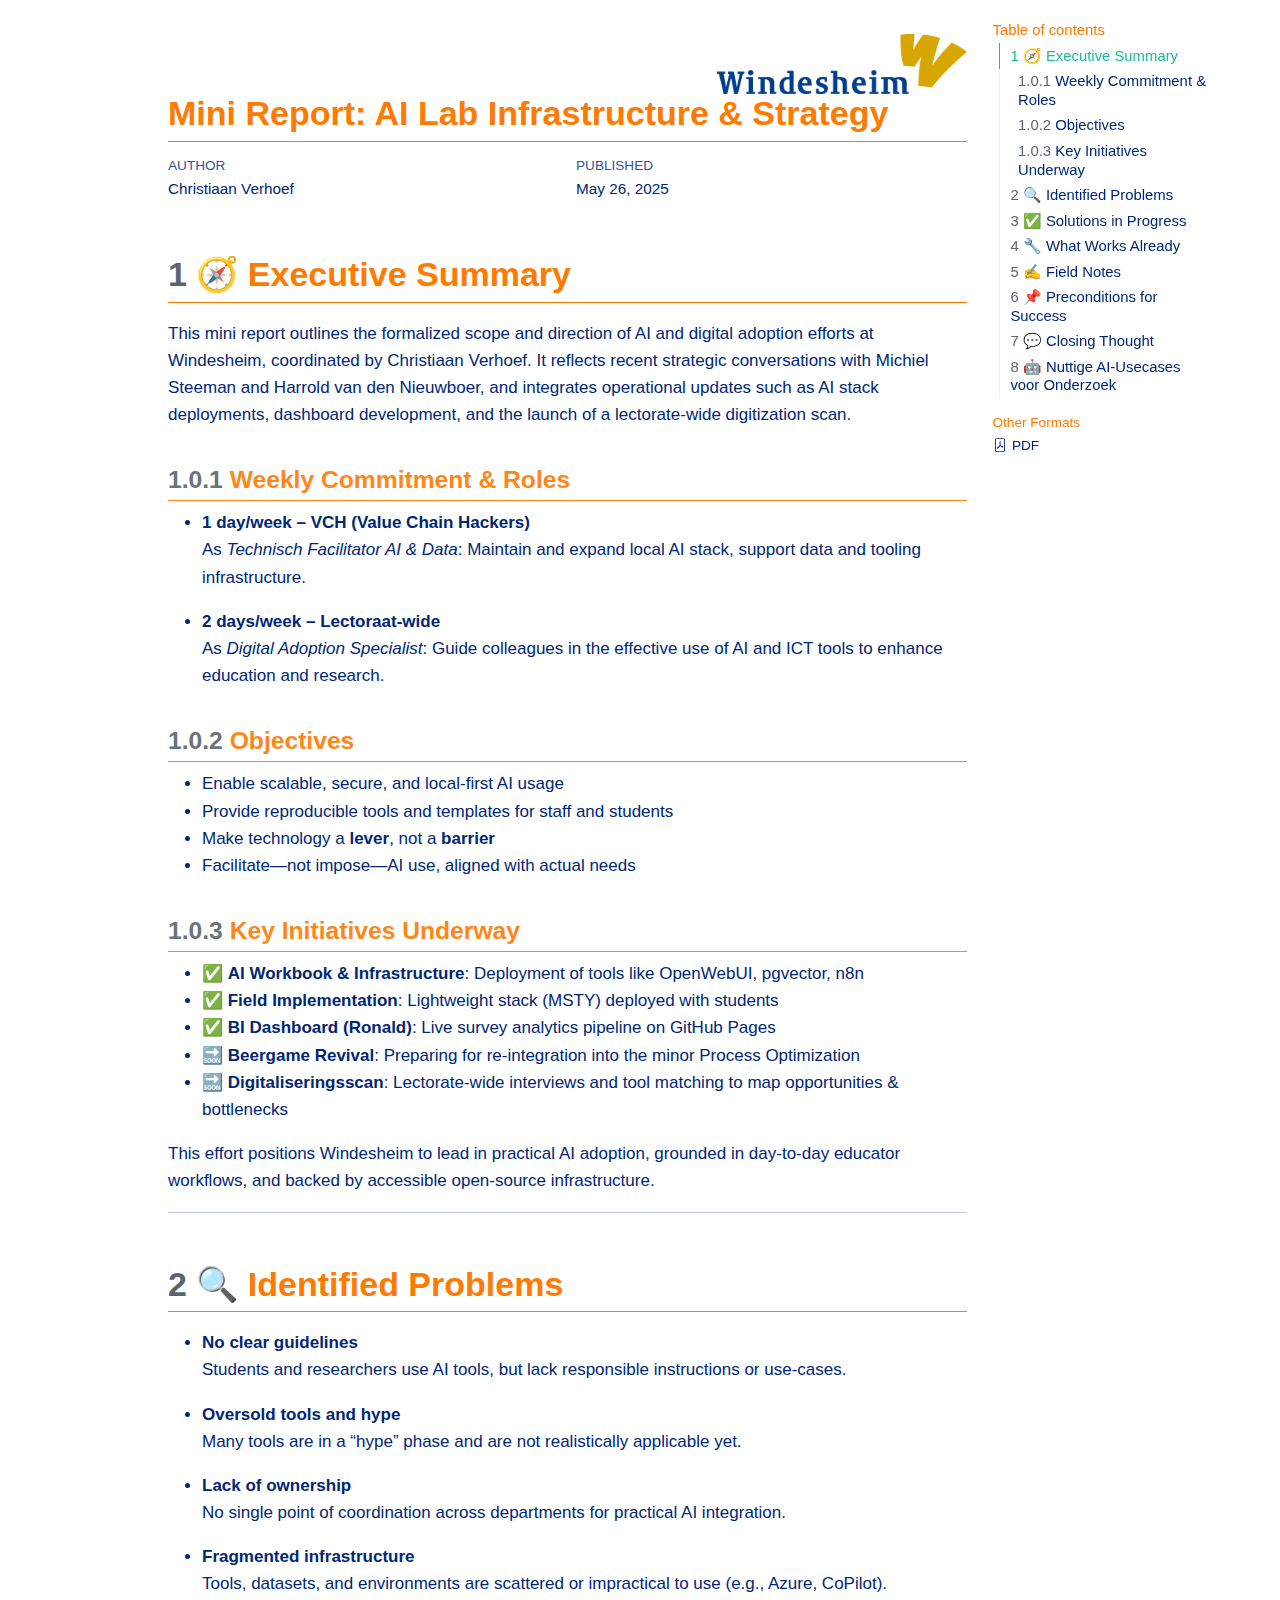
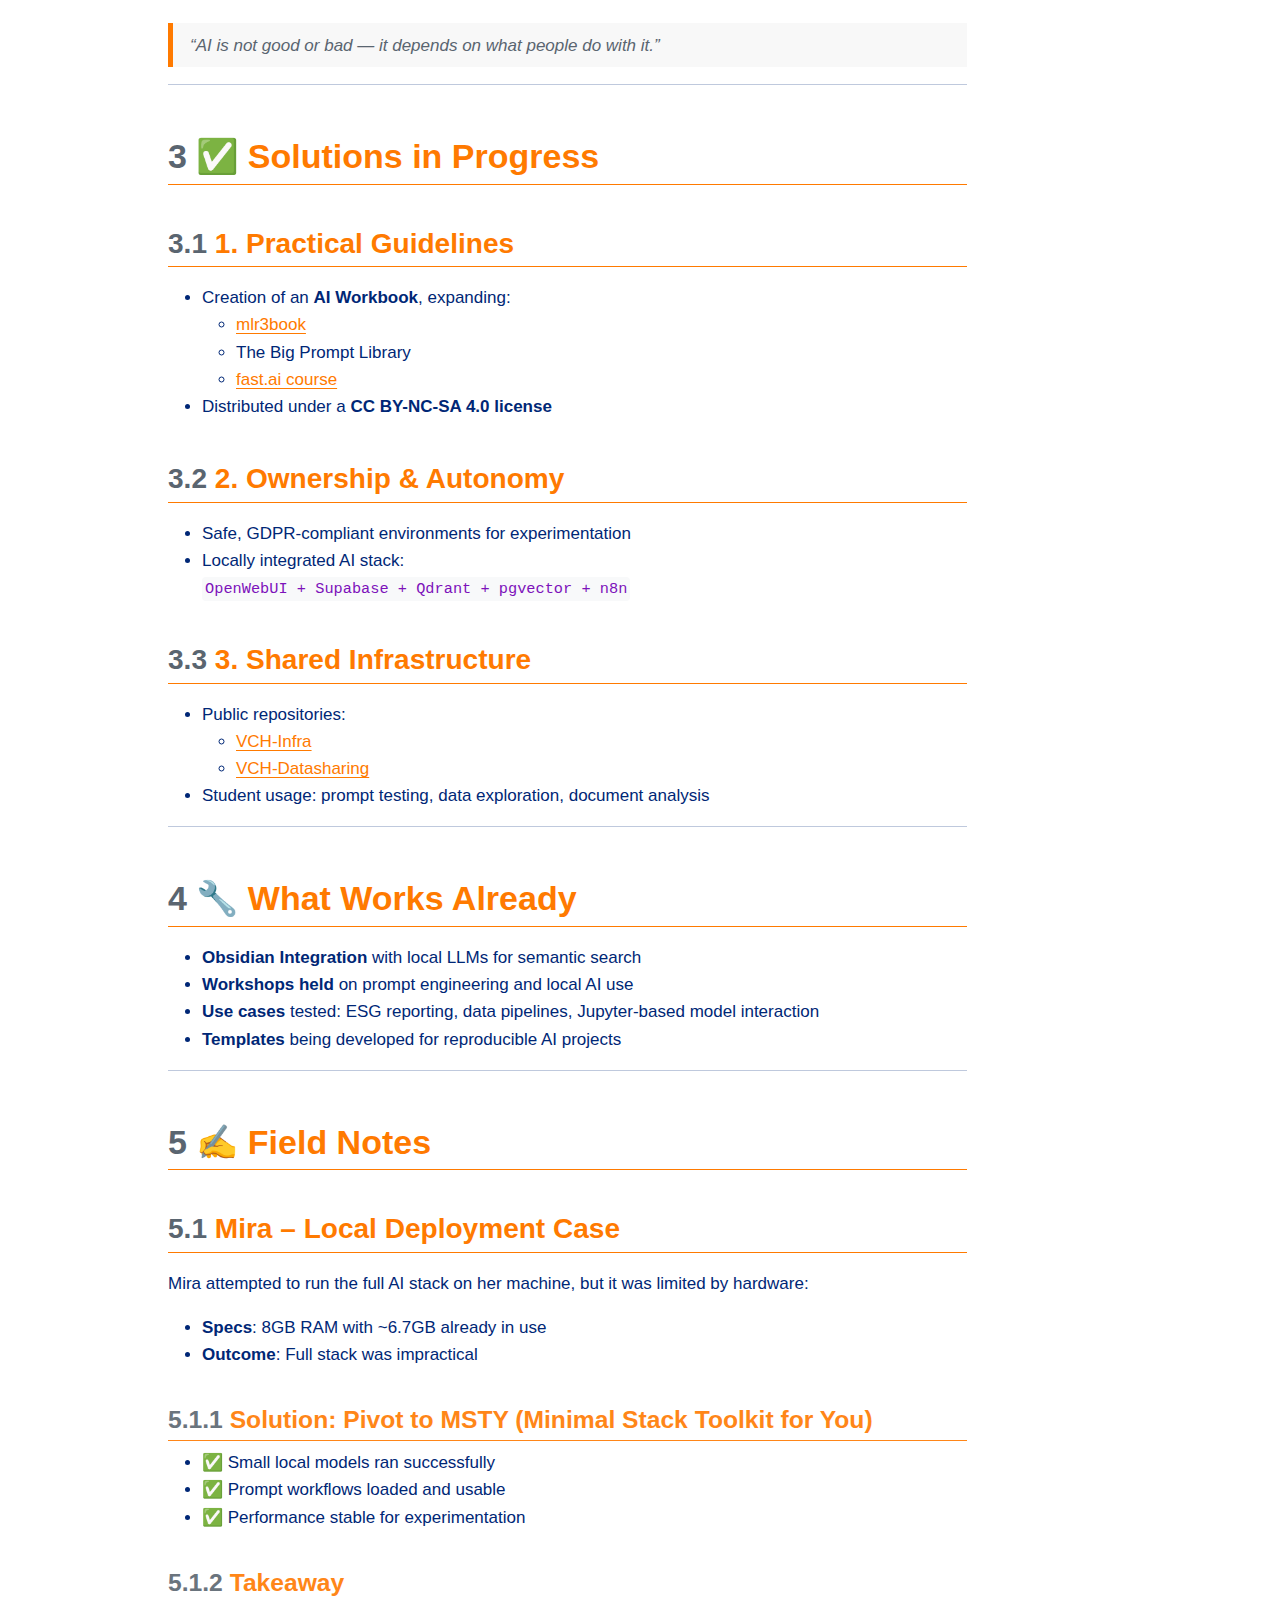
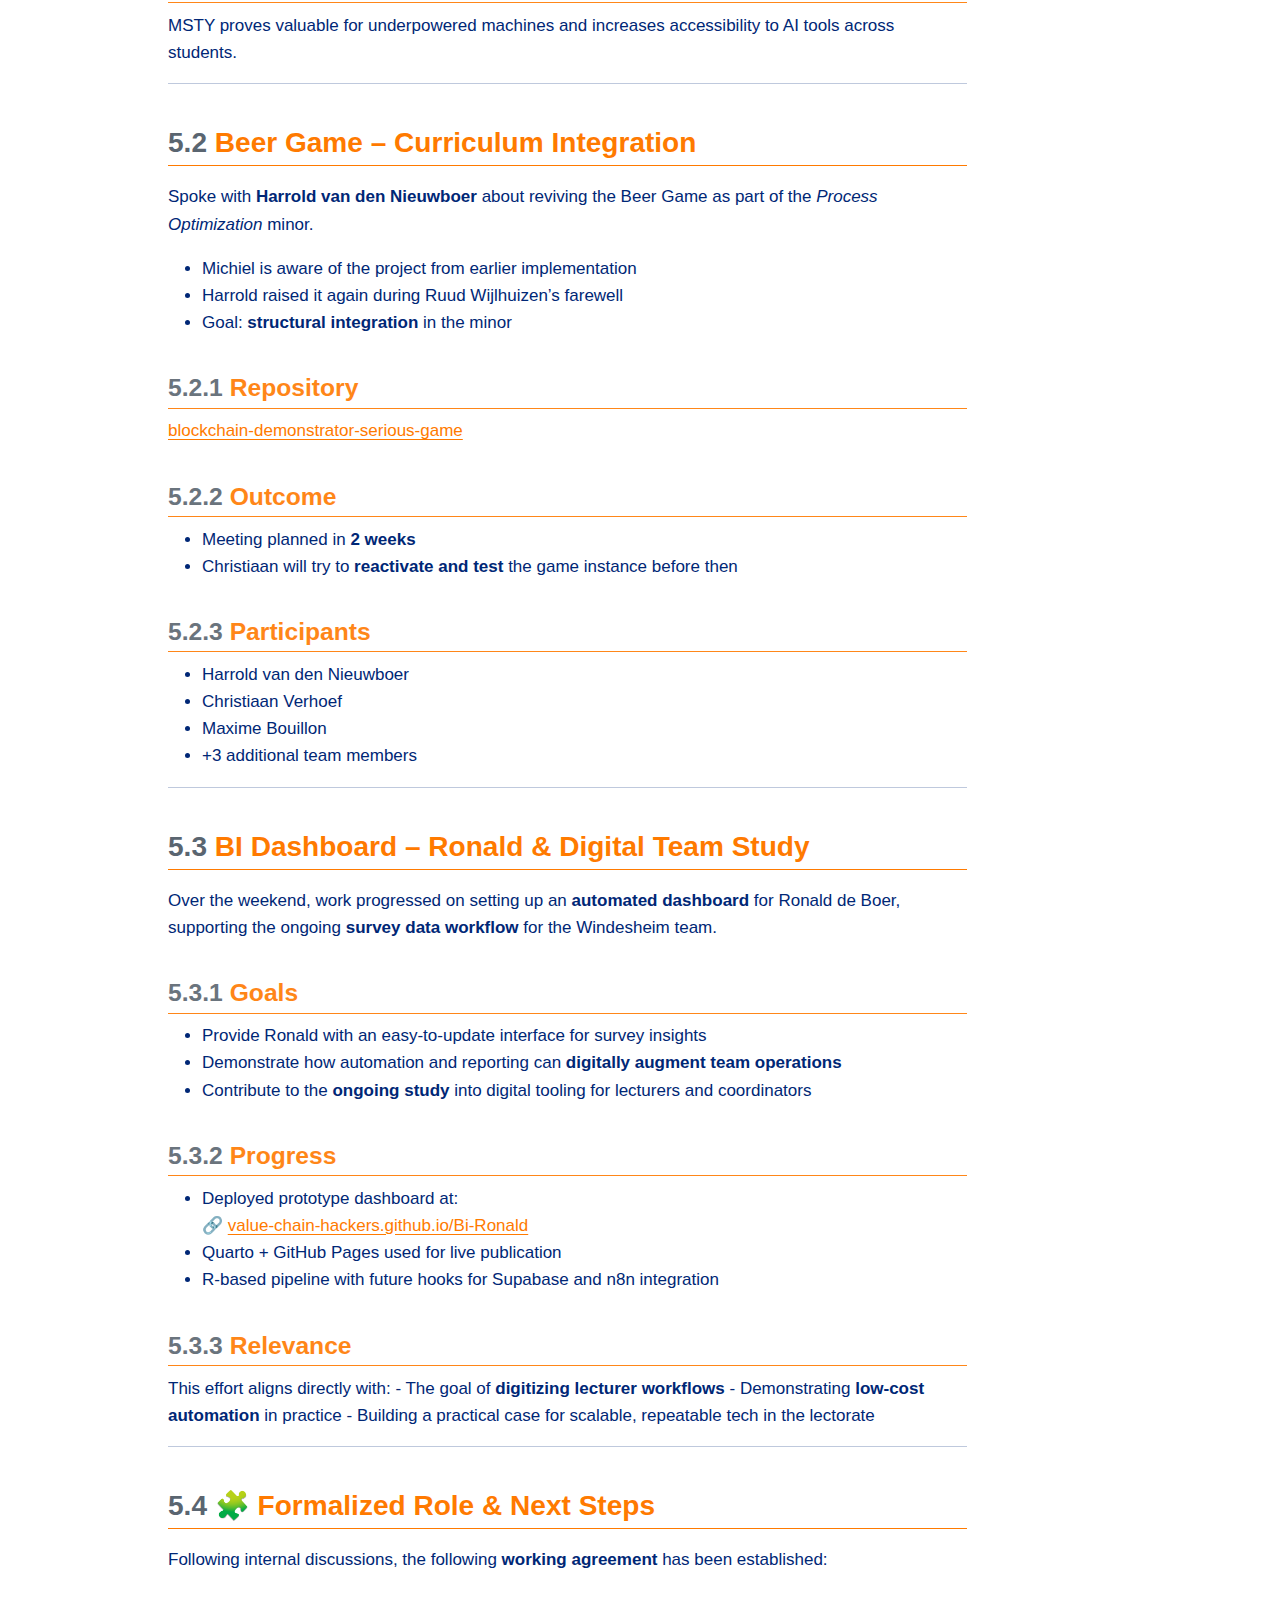
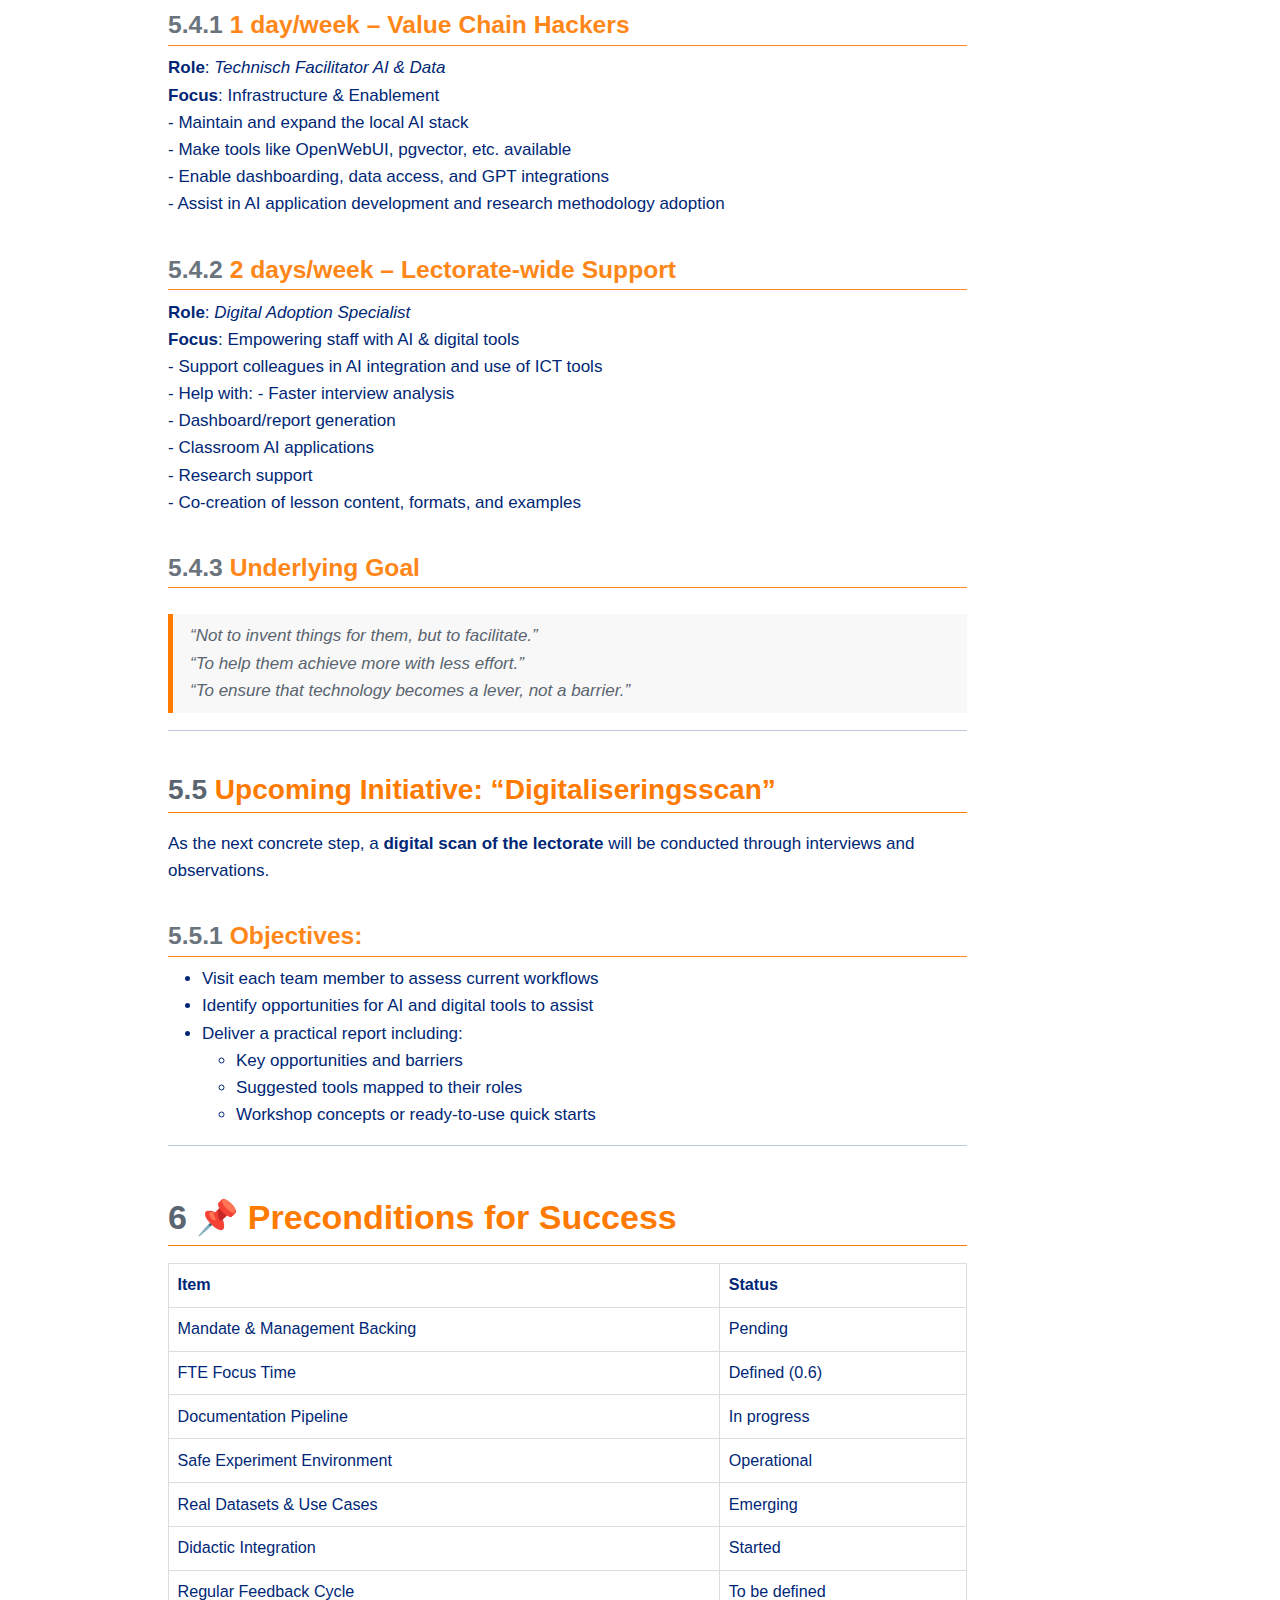
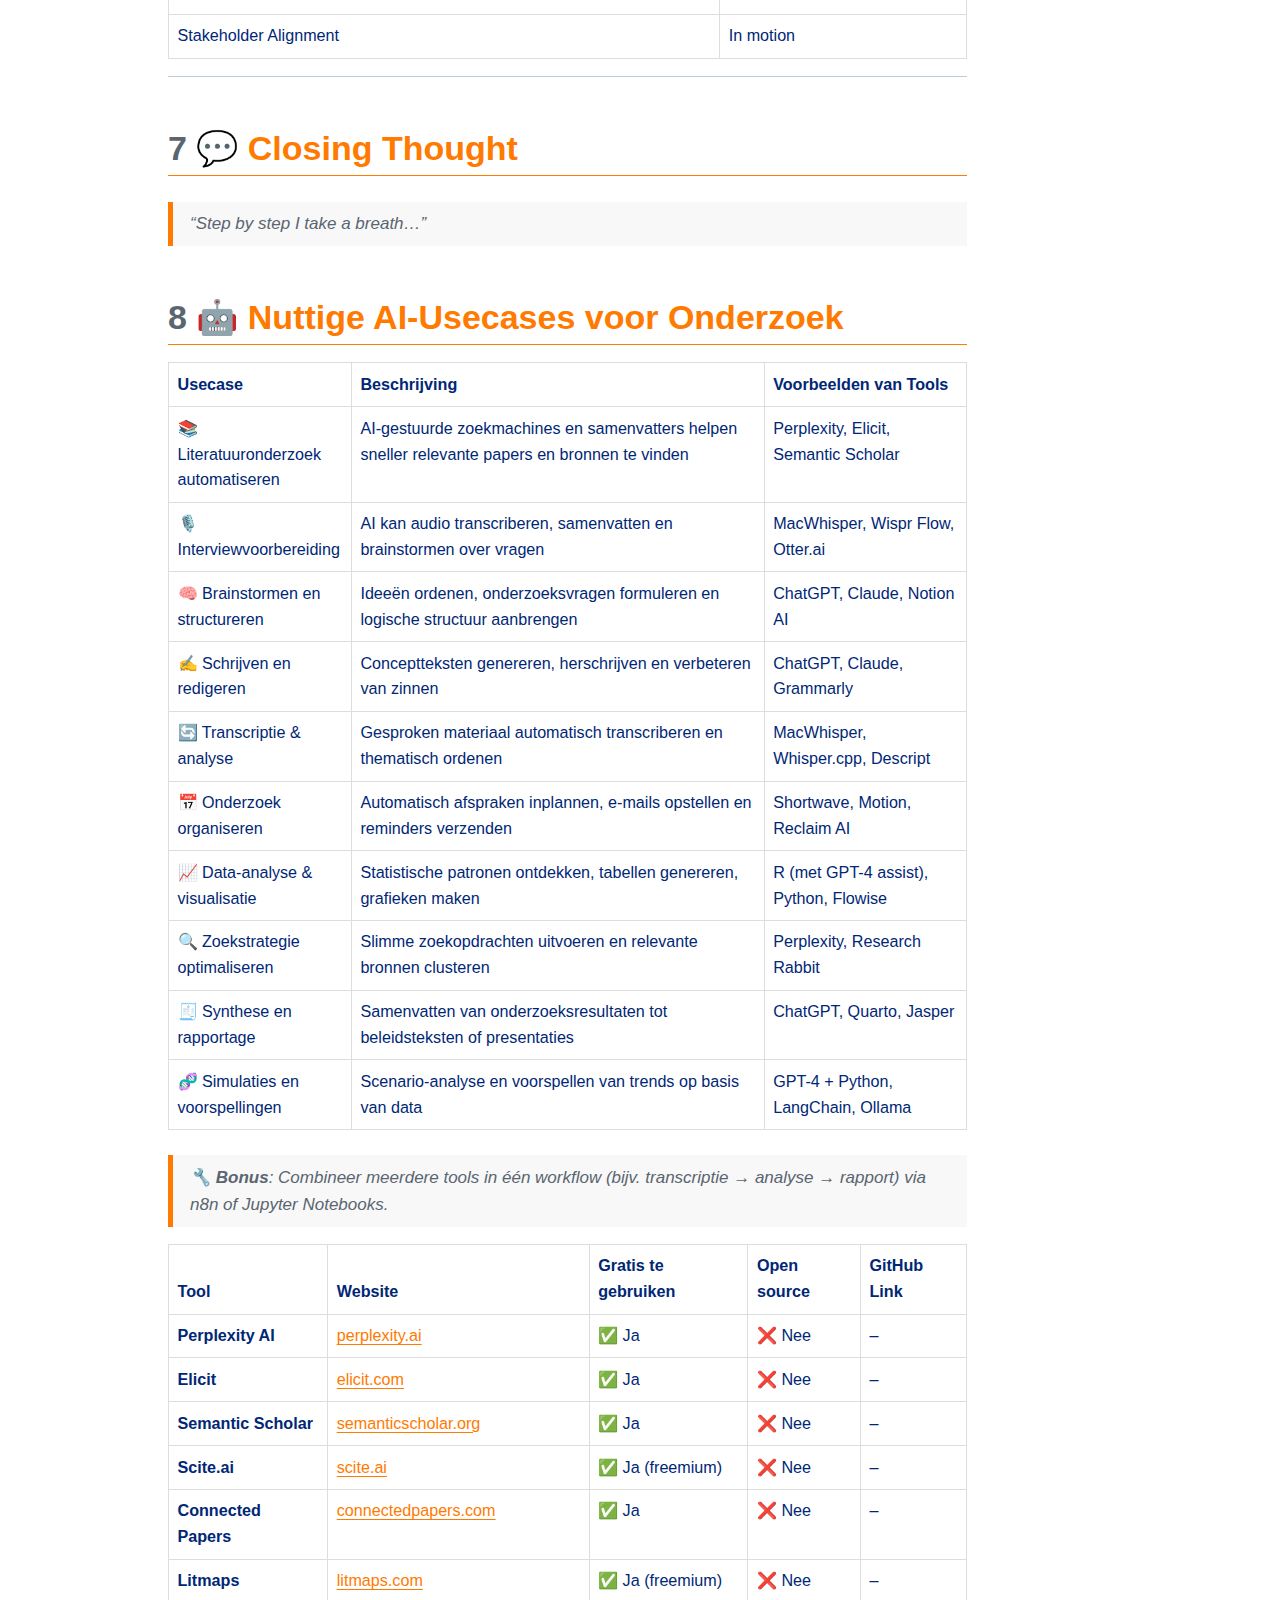
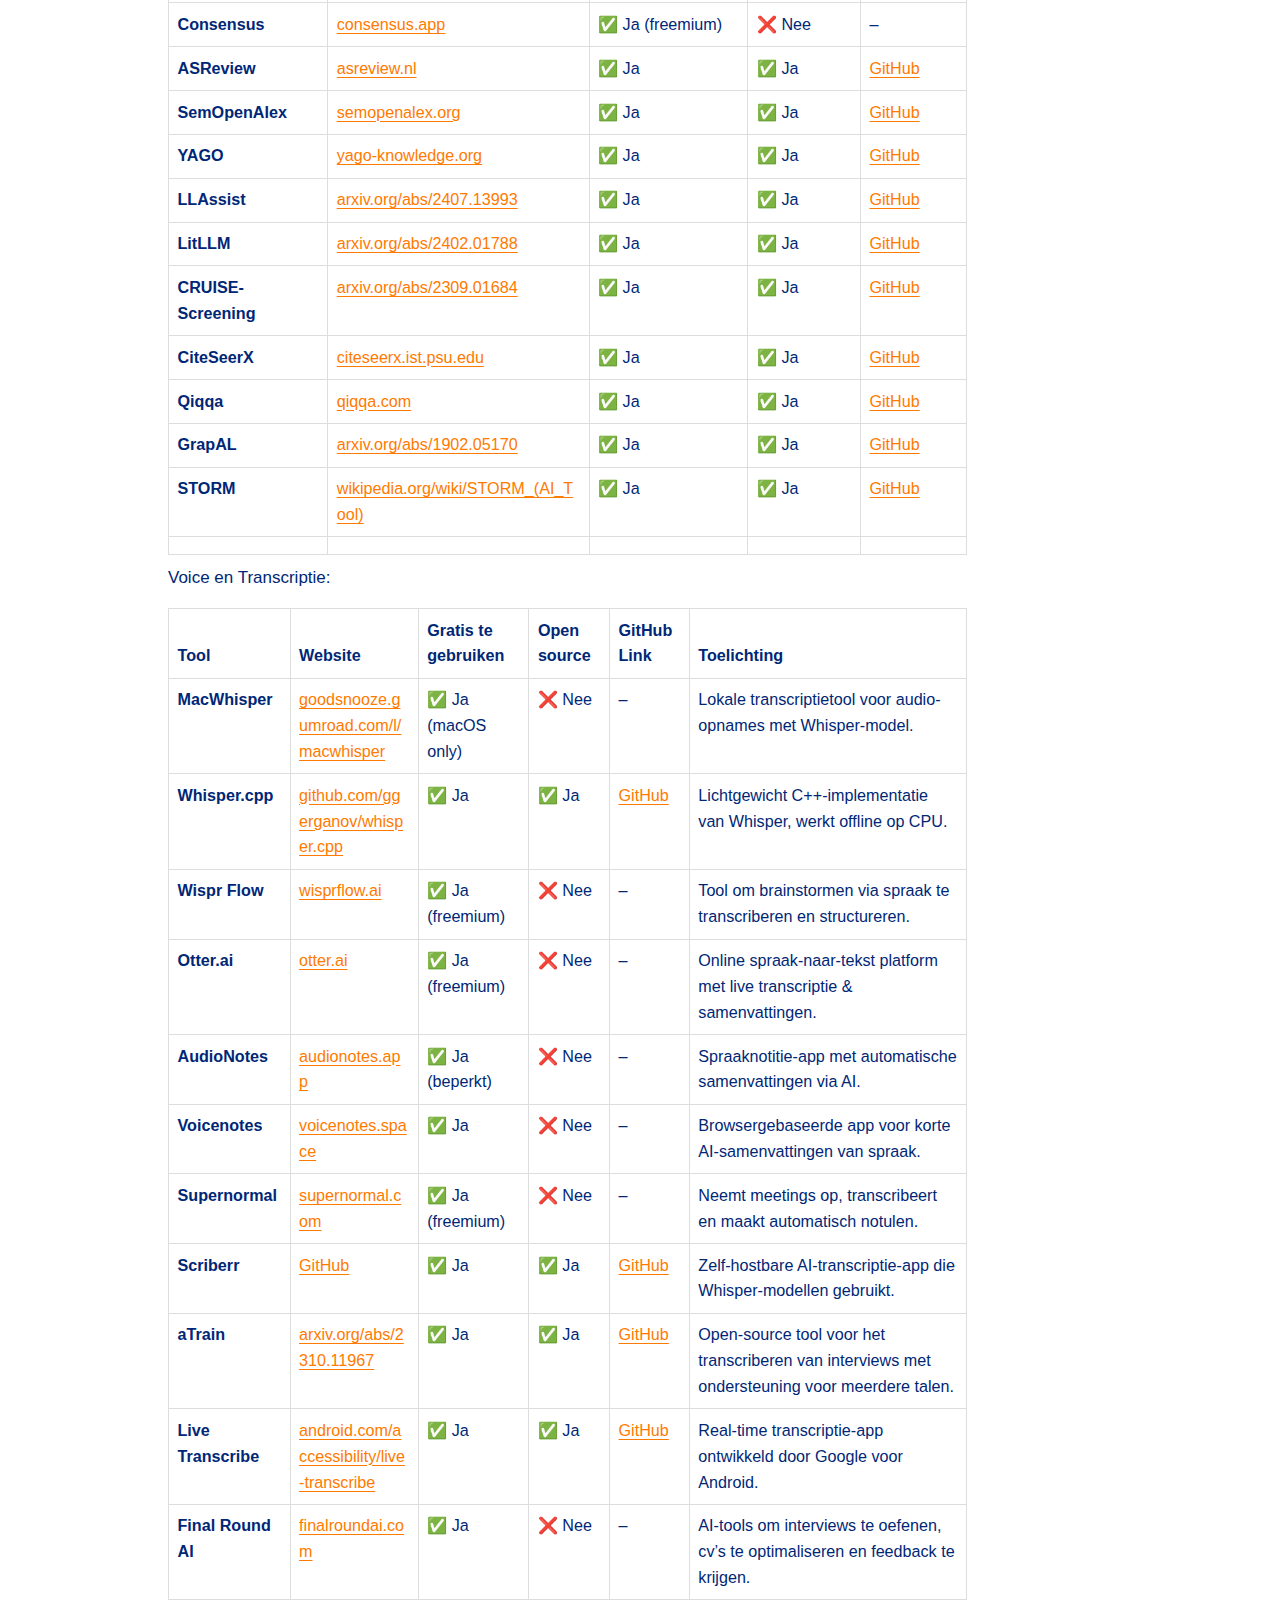
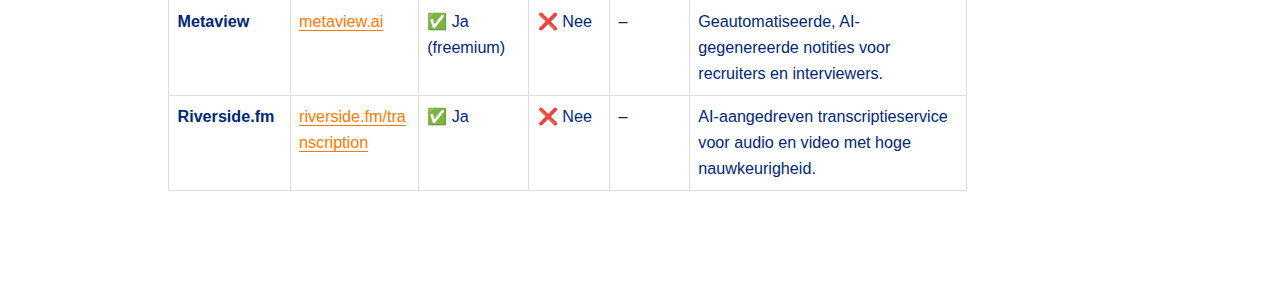
<file: Report-2024-05-26.html>
<!DOCTYPE html>
<html xmlns="http://www.w3.org/1999/xhtml" lang="en" xml:lang="en"><head>

<meta charset="utf-8">
<meta name="generator" content="quarto-1.7.23">

<meta name="viewport" content="width=device-width, initial-scale=1.0, user-scalable=yes">

<meta name="author" content="Christiaan Verhoef">
<meta name="dcterms.date" content="2025-05-26">

<title>Mini Report: AI Lab Infrastructure &amp; Strategy</title>
<style>
code{white-space: pre-wrap;}
span.smallcaps{font-variant: small-caps;}
div.columns{display: flex; gap: min(4vw, 1.5em);}
div.column{flex: auto; overflow-x: auto;}
div.hanging-indent{margin-left: 1.5em; text-indent: -1.5em;}
ul.task-list{list-style: none;}
ul.task-list li input[type="checkbox"] {
  width: 0.8em;
  margin: 0 0.8em 0.2em -1em; /* quarto-specific, see https://github.com/quarto-dev/quarto-cli/issues/4556 */ 
  vertical-align: middle;
}
</style>


<script src="Report-2024-05-26_files/libs/clipboard/clipboard.min.js"></script>
<script src="Report-2024-05-26_files/libs/quarto-html/quarto.js" type="module"></script>
<script src="Report-2024-05-26_files/libs/quarto-html/tabsets/tabsets.js" type="module"></script>
<script src="Report-2024-05-26_files/libs/quarto-html/popper.min.js"></script>
<script src="Report-2024-05-26_files/libs/quarto-html/tippy.umd.min.js"></script>
<script src="Report-2024-05-26_files/libs/quarto-html/anchor.min.js"></script>
<link href="Report-2024-05-26_files/libs/quarto-html/tippy.css" rel="stylesheet">
<link href="Report-2024-05-26_files/libs/quarto-html/quarto-syntax-highlighting-226bd0f977fa82dfae4534cac220d79a.css" rel="stylesheet" id="quarto-text-highlighting-styles">
<script src="Report-2024-05-26_files/libs/bootstrap/bootstrap.min.js"></script>
<link href="Report-2024-05-26_files/libs/bootstrap/bootstrap-icons.css" rel="stylesheet">
<link href="Report-2024-05-26_files/libs/bootstrap/bootstrap-2123b54c9d9186f025b29cd6c174ee24.min.css" rel="stylesheet" append-hash="true" id="quarto-bootstrap" data-mode="light">


<link rel="stylesheet" href="css/styles.css">
</head>

<body class="quarto-light">

<div id="quarto-content" class="page-columns page-rows-contents page-layout-article">
<div id="quarto-margin-sidebar" class="sidebar margin-sidebar">
  <nav id="TOC" role="doc-toc" class="toc-active">
    <h2 id="toc-title">Table of contents</h2>
   
  <ul>
  <li><a href="#executive-summary" id="toc-executive-summary" class="nav-link active" data-scroll-target="#executive-summary"><span class="header-section-number">1</span> 🧭 Executive Summary</a>
  <ul class="collapse">
  <li><a href="#weekly-commitment-roles" id="toc-weekly-commitment-roles" class="nav-link" data-scroll-target="#weekly-commitment-roles"><span class="header-section-number">1.0.1</span> Weekly Commitment &amp; Roles</a></li>
  <li><a href="#objectives" id="toc-objectives" class="nav-link" data-scroll-target="#objectives"><span class="header-section-number">1.0.2</span> Objectives</a></li>
  <li><a href="#key-initiatives-underway" id="toc-key-initiatives-underway" class="nav-link" data-scroll-target="#key-initiatives-underway"><span class="header-section-number">1.0.3</span> Key Initiatives Underway</a></li>
  </ul></li>
  <li><a href="#identified-problems" id="toc-identified-problems" class="nav-link" data-scroll-target="#identified-problems"><span class="header-section-number">2</span> 🔍 Identified Problems</a></li>
  <li><a href="#solutions-in-progress" id="toc-solutions-in-progress" class="nav-link" data-scroll-target="#solutions-in-progress"><span class="header-section-number">3</span> ✅ Solutions in Progress</a>
  <ul class="collapse">
  <li><a href="#practical-guidelines" id="toc-practical-guidelines" class="nav-link" data-scroll-target="#practical-guidelines"><span class="header-section-number">3.1</span> 1. Practical Guidelines</a></li>
  <li><a href="#ownership-autonomy" id="toc-ownership-autonomy" class="nav-link" data-scroll-target="#ownership-autonomy"><span class="header-section-number">3.2</span> 2. Ownership &amp; Autonomy</a></li>
  <li><a href="#shared-infrastructure" id="toc-shared-infrastructure" class="nav-link" data-scroll-target="#shared-infrastructure"><span class="header-section-number">3.3</span> 3. Shared Infrastructure</a></li>
  </ul></li>
  <li><a href="#what-works-already" id="toc-what-works-already" class="nav-link" data-scroll-target="#what-works-already"><span class="header-section-number">4</span> 🔧 What Works Already</a></li>
  <li><a href="#field-notes" id="toc-field-notes" class="nav-link" data-scroll-target="#field-notes"><span class="header-section-number">5</span> ✍️ Field Notes</a>
  <ul class="collapse">
  <li><a href="#mira-local-deployment-case" id="toc-mira-local-deployment-case" class="nav-link" data-scroll-target="#mira-local-deployment-case"><span class="header-section-number">5.1</span> Mira – Local Deployment Case</a>
  <ul class="collapse">
  <li><a href="#solution-pivot-to-msty-minimal-stack-toolkit-for-you" id="toc-solution-pivot-to-msty-minimal-stack-toolkit-for-you" class="nav-link" data-scroll-target="#solution-pivot-to-msty-minimal-stack-toolkit-for-you"><span class="header-section-number">5.1.1</span> Solution: Pivot to MSTY (Minimal Stack Toolkit for You)</a></li>
  <li><a href="#takeaway" id="toc-takeaway" class="nav-link" data-scroll-target="#takeaway"><span class="header-section-number">5.1.2</span> Takeaway</a></li>
  </ul></li>
  <li><a href="#beer-game-curriculum-integration" id="toc-beer-game-curriculum-integration" class="nav-link" data-scroll-target="#beer-game-curriculum-integration"><span class="header-section-number">5.2</span> Beer Game – Curriculum Integration</a>
  <ul class="collapse">
  <li><a href="#repository" id="toc-repository" class="nav-link" data-scroll-target="#repository"><span class="header-section-number">5.2.1</span> Repository</a></li>
  <li><a href="#outcome" id="toc-outcome" class="nav-link" data-scroll-target="#outcome"><span class="header-section-number">5.2.2</span> Outcome</a></li>
  <li><a href="#participants" id="toc-participants" class="nav-link" data-scroll-target="#participants"><span class="header-section-number">5.2.3</span> Participants</a></li>
  </ul></li>
  <li><a href="#bi-dashboard-ronald-digital-team-study" id="toc-bi-dashboard-ronald-digital-team-study" class="nav-link" data-scroll-target="#bi-dashboard-ronald-digital-team-study"><span class="header-section-number">5.3</span> BI Dashboard – Ronald &amp; Digital Team Study</a>
  <ul class="collapse">
  <li><a href="#goals" id="toc-goals" class="nav-link" data-scroll-target="#goals"><span class="header-section-number">5.3.1</span> Goals</a></li>
  <li><a href="#progress" id="toc-progress" class="nav-link" data-scroll-target="#progress"><span class="header-section-number">5.3.2</span> Progress</a></li>
  <li><a href="#relevance" id="toc-relevance" class="nav-link" data-scroll-target="#relevance"><span class="header-section-number">5.3.3</span> Relevance</a></li>
  </ul></li>
  <li><a href="#formalized-role-next-steps" id="toc-formalized-role-next-steps" class="nav-link" data-scroll-target="#formalized-role-next-steps"><span class="header-section-number">5.4</span> 🧩 Formalized Role &amp; Next Steps</a>
  <ul class="collapse">
  <li><a href="#dayweek-value-chain-hackers" id="toc-dayweek-value-chain-hackers" class="nav-link" data-scroll-target="#dayweek-value-chain-hackers"><span class="header-section-number">5.4.1</span> 1 day/week – Value Chain Hackers</a></li>
  <li><a href="#daysweek-lectorate-wide-support" id="toc-daysweek-lectorate-wide-support" class="nav-link" data-scroll-target="#daysweek-lectorate-wide-support"><span class="header-section-number">5.4.2</span> 2 days/week – Lectorate-wide Support</a></li>
  <li><a href="#underlying-goal" id="toc-underlying-goal" class="nav-link" data-scroll-target="#underlying-goal"><span class="header-section-number">5.4.3</span> Underlying Goal</a></li>
  </ul></li>
  <li><a href="#upcoming-initiative-digitaliseringsscan" id="toc-upcoming-initiative-digitaliseringsscan" class="nav-link" data-scroll-target="#upcoming-initiative-digitaliseringsscan"><span class="header-section-number">5.5</span> Upcoming Initiative: “Digitaliseringsscan”</a>
  <ul class="collapse">
  <li><a href="#objectives-1" id="toc-objectives-1" class="nav-link" data-scroll-target="#objectives-1"><span class="header-section-number">5.5.1</span> Objectives:</a></li>
  </ul></li>
  </ul></li>
  <li><a href="#preconditions-for-success" id="toc-preconditions-for-success" class="nav-link" data-scroll-target="#preconditions-for-success"><span class="header-section-number">6</span> 📌 Preconditions for Success</a></li>
  <li><a href="#closing-thought" id="toc-closing-thought" class="nav-link" data-scroll-target="#closing-thought"><span class="header-section-number">7</span> 💬 Closing Thought</a></li>
  <li><a href="#nuttige-ai-usecases-voor-onderzoek" id="toc-nuttige-ai-usecases-voor-onderzoek" class="nav-link" data-scroll-target="#nuttige-ai-usecases-voor-onderzoek"><span class="header-section-number">8</span> 🤖 Nuttige AI-Usecases voor Onderzoek</a></li>
  </ul>
<div class="quarto-alternate-formats"><h2>Other Formats</h2><ul><li><a href="Report-2024-05-26.pdf"><i class="bi bi-file-pdf"></i>PDF</a></li></ul></div></nav>
</div>
<main class="content" id="quarto-document-content">
<div style="text-align: right; margin-top: 1em;">

  <img src="img/windesheim-logo.png" alt="Windesheim Logo" style="height: 60px;">

</div>


<header id="title-block-header" class="quarto-title-block default">
<div class="quarto-title">
<h1 class="title">Mini Report: AI Lab Infrastructure &amp; Strategy</h1>
</div>



<div class="quarto-title-meta">

    <div>
    <div class="quarto-title-meta-heading">Author</div>
    <div class="quarto-title-meta-contents">
             <p>Christiaan Verhoef </p>
          </div>
  </div>
    
    <div>
    <div class="quarto-title-meta-heading">Published</div>
    <div class="quarto-title-meta-contents">
      <p class="date">May 26, 2025</p>
    </div>
  </div>
  
    
  </div>
  


</header>


<section id="executive-summary" class="level1" data-number="1">
<h1 data-number="1"><span class="header-section-number">1</span> 🧭 Executive Summary</h1>
<p>This mini report outlines the formalized scope and direction of AI and digital adoption efforts at Windesheim, coordinated by Christiaan Verhoef. It reflects recent strategic conversations with Michiel Steeman and Harrold van den Nieuwboer, and integrates operational updates such as AI stack deployments, dashboard development, and the launch of a lectorate-wide digitization scan.</p>
<section id="weekly-commitment-roles" class="level3" data-number="1.0.1">
<h3 data-number="1.0.1" class="anchored" data-anchor-id="weekly-commitment-roles"><span class="header-section-number">1.0.1</span> Weekly Commitment &amp; Roles</h3>
<ul>
<li><p><strong>1 day/week – VCH (Value Chain Hackers)</strong><br>
As <em>Technisch Facilitator AI &amp; Data</em>: Maintain and expand local AI stack, support data and tooling infrastructure.</p></li>
<li><p><strong>2 days/week – Lectoraat-wide</strong><br>
As <em>Digital Adoption Specialist</em>: Guide colleagues in the effective use of AI and ICT tools to enhance education and research.</p></li>
</ul>
</section>
<section id="objectives" class="level3" data-number="1.0.2">
<h3 data-number="1.0.2" class="anchored" data-anchor-id="objectives"><span class="header-section-number">1.0.2</span> Objectives</h3>
<ul>
<li>Enable scalable, secure, and local-first AI usage</li>
<li>Provide reproducible tools and templates for staff and students</li>
<li>Make technology a <strong>lever</strong>, not a <strong>barrier</strong></li>
<li>Facilitate—not impose—AI use, aligned with actual needs</li>
</ul>
</section>
<section id="key-initiatives-underway" class="level3" data-number="1.0.3">
<h3 data-number="1.0.3" class="anchored" data-anchor-id="key-initiatives-underway"><span class="header-section-number">1.0.3</span> Key Initiatives Underway</h3>
<ul>
<li>✅ <strong>AI Workbook &amp; Infrastructure</strong>: Deployment of tools like OpenWebUI, pgvector, n8n<br>
</li>
<li>✅ <strong>Field Implementation</strong>: Lightweight stack (MSTY) deployed with students<br>
</li>
<li>✅ <strong>BI Dashboard (Ronald)</strong>: Live survey analytics pipeline on GitHub Pages<br>
</li>
<li>🔜 <strong>Beergame Revival</strong>: Preparing for re-integration into the minor Process Optimization<br>
</li>
<li>🔜 <strong>Digitaliseringsscan</strong>: Lectorate-wide interviews and tool matching to map opportunities &amp; bottlenecks</li>
</ul>
<p>This effort positions Windesheim to lead in practical AI adoption, grounded in day-to-day educator workflows, and backed by accessible open-source infrastructure.</p>
<hr>
</section>
</section>
<section id="identified-problems" class="level1" data-number="2">
<h1 data-number="2"><span class="header-section-number">2</span> 🔍 Identified Problems</h1>
<ul>
<li><p><strong>No clear guidelines</strong><br>
Students and researchers use AI tools, but lack responsible instructions or use-cases.</p></li>
<li><p><strong>Oversold tools and hype</strong><br>
Many tools are in a “hype” phase and are not realistically applicable yet.</p></li>
<li><p><strong>Lack of ownership</strong><br>
No single point of coordination across departments for practical AI integration.</p></li>
<li><p><strong>Fragmented infrastructure</strong><br>
Tools, datasets, and environments are scattered or impractical to use (e.g., Azure, CoPilot).</p></li>
</ul>
<blockquote class="blockquote">
<p>“AI is not good or bad — it depends on what people do with it.”</p>
</blockquote>
<hr>
</section>
<section id="solutions-in-progress" class="level1" data-number="3">
<h1 data-number="3"><span class="header-section-number">3</span> ✅ Solutions in Progress</h1>
<section id="practical-guidelines" class="level2" data-number="3.1">
<h2 data-number="3.1" class="anchored" data-anchor-id="practical-guidelines"><span class="header-section-number">3.1</span> 1. Practical Guidelines</h2>
<ul>
<li>Creation of an <strong>AI Workbook</strong>, expanding:
<ul>
<li><a href="https://mlr3book.mlr-org.com/">mlr3book</a></li>
<li>The Big Prompt Library</li>
<li><a href="https://course.fast.ai/">fast.ai course</a></li>
</ul></li>
<li>Distributed under a <strong>CC BY-NC-SA 4.0 license</strong></li>
</ul>
</section>
<section id="ownership-autonomy" class="level2" data-number="3.2">
<h2 data-number="3.2" class="anchored" data-anchor-id="ownership-autonomy"><span class="header-section-number">3.2</span> 2. Ownership &amp; Autonomy</h2>
<ul>
<li>Safe, GDPR-compliant environments for experimentation</li>
<li>Locally integrated AI stack:<br>
<code>OpenWebUI + Supabase + Qdrant + pgvector + n8n</code></li>
</ul>
</section>
<section id="shared-infrastructure" class="level2" data-number="3.3">
<h2 data-number="3.3" class="anchored" data-anchor-id="shared-infrastructure"><span class="header-section-number">3.3</span> 3. Shared Infrastructure</h2>
<ul>
<li>Public repositories:
<ul>
<li><a href="https://github.com/Value-Chain-Hackers/VCH-Infra">VCH-Infra</a></li>
<li><a href="https://github.com/Value-Chain-Hackers/VCH-Datasharing">VCH-Datasharing</a></li>
</ul></li>
<li>Student usage: prompt testing, data exploration, document analysis</li>
</ul>
<hr>
</section>
</section>
<section id="what-works-already" class="level1" data-number="4">
<h1 data-number="4"><span class="header-section-number">4</span> 🔧 What Works Already</h1>
<ul>
<li><strong>Obsidian Integration</strong> with local LLMs for semantic search</li>
<li><strong>Workshops held</strong> on prompt engineering and local AI use</li>
<li><strong>Use cases</strong> tested: ESG reporting, data pipelines, Jupyter-based model interaction</li>
<li><strong>Templates</strong> being developed for reproducible AI projects</li>
</ul>
<hr>
</section>
<section id="field-notes" class="level1" data-number="5">
<h1 data-number="5"><span class="header-section-number">5</span> ✍️ Field Notes</h1>
<section id="mira-local-deployment-case" class="level2" data-number="5.1">
<h2 data-number="5.1" class="anchored" data-anchor-id="mira-local-deployment-case"><span class="header-section-number">5.1</span> Mira – Local Deployment Case</h2>
<p>Mira attempted to run the full AI stack on her machine, but it was limited by hardware:</p>
<ul>
<li><strong>Specs</strong>: 8GB RAM with ~6.7GB already in use</li>
<li><strong>Outcome</strong>: Full stack was impractical</li>
</ul>
<section id="solution-pivot-to-msty-minimal-stack-toolkit-for-you" class="level3" data-number="5.1.1">
<h3 data-number="5.1.1" class="anchored" data-anchor-id="solution-pivot-to-msty-minimal-stack-toolkit-for-you"><span class="header-section-number">5.1.1</span> Solution: Pivot to MSTY (Minimal Stack Toolkit for You)</h3>
<ul>
<li>✅ Small local models ran successfully<br>
</li>
<li>✅ Prompt workflows loaded and usable<br>
</li>
<li>✅ Performance stable for experimentation</li>
</ul>
</section>
<section id="takeaway" class="level3" data-number="5.1.2">
<h3 data-number="5.1.2" class="anchored" data-anchor-id="takeaway"><span class="header-section-number">5.1.2</span> Takeaway</h3>
<p>MSTY proves valuable for underpowered machines and increases accessibility to AI tools across students.</p>
<hr>
</section>
</section>
<section id="beer-game-curriculum-integration" class="level2" data-number="5.2">
<h2 data-number="5.2" class="anchored" data-anchor-id="beer-game-curriculum-integration"><span class="header-section-number">5.2</span> Beer Game – Curriculum Integration</h2>
<p>Spoke with <strong>Harrold van den Nieuwboer</strong> about reviving the Beer Game as part of the <em>Process Optimization</em> minor.</p>
<ul>
<li>Michiel is aware of the project from earlier implementation</li>
<li>Harrold raised it again during Ruud Wijlhuizen’s farewell</li>
<li>Goal: <strong>structural integration</strong> in the minor</li>
</ul>
<section id="repository" class="level3" data-number="5.2.1">
<h3 data-number="5.2.1" class="anchored" data-anchor-id="repository"><span class="header-section-number">5.2.1</span> Repository</h3>
<p><a href="https://github.com/Hogeschool-Windesheim/blockchain-demonstrator-serious-game">blockchain-demonstrator-serious-game</a></p>
</section>
<section id="outcome" class="level3" data-number="5.2.2">
<h3 data-number="5.2.2" class="anchored" data-anchor-id="outcome"><span class="header-section-number">5.2.2</span> Outcome</h3>
<ul>
<li>Meeting planned in <strong>2 weeks</strong></li>
<li>Christiaan will try to <strong>reactivate and test</strong> the game instance before then</li>
</ul>
</section>
<section id="participants" class="level3" data-number="5.2.3">
<h3 data-number="5.2.3" class="anchored" data-anchor-id="participants"><span class="header-section-number">5.2.3</span> Participants</h3>
<ul>
<li>Harrold van den Nieuwboer<br>
</li>
<li>Christiaan Verhoef<br>
</li>
<li>Maxime Bouillon<br>
</li>
<li>+3 additional team members</li>
</ul>
<hr>
</section>
</section>
<section id="bi-dashboard-ronald-digital-team-study" class="level2" data-number="5.3">
<h2 data-number="5.3" class="anchored" data-anchor-id="bi-dashboard-ronald-digital-team-study"><span class="header-section-number">5.3</span> BI Dashboard – Ronald &amp; Digital Team Study</h2>
<p>Over the weekend, work progressed on setting up an <strong>automated dashboard</strong> for Ronald de Boer, supporting the ongoing <strong>survey data workflow</strong> for the Windesheim team.</p>
<section id="goals" class="level3" data-number="5.3.1">
<h3 data-number="5.3.1" class="anchored" data-anchor-id="goals"><span class="header-section-number">5.3.1</span> Goals</h3>
<ul>
<li>Provide Ronald with an easy-to-update interface for survey insights</li>
<li>Demonstrate how automation and reporting can <strong>digitally augment team operations</strong></li>
<li>Contribute to the <strong>ongoing study</strong> into digital tooling for lecturers and coordinators</li>
</ul>
</section>
<section id="progress" class="level3" data-number="5.3.2">
<h3 data-number="5.3.2" class="anchored" data-anchor-id="progress"><span class="header-section-number">5.3.2</span> Progress</h3>
<ul>
<li>Deployed prototype dashboard at:<br>
🔗 <a href="https://value-chain-hackers.github.io/Bi-Ronald/">value-chain-hackers.github.io/Bi-Ronald</a></li>
<li>Quarto + GitHub Pages used for live publication</li>
<li>R-based pipeline with future hooks for Supabase and n8n integration</li>
</ul>
</section>
<section id="relevance" class="level3" data-number="5.3.3">
<h3 data-number="5.3.3" class="anchored" data-anchor-id="relevance"><span class="header-section-number">5.3.3</span> Relevance</h3>
<p>This effort aligns directly with: - The goal of <strong>digitizing lecturer workflows</strong> - Demonstrating <strong>low-cost automation</strong> in practice - Building a practical case for scalable, repeatable tech in the lectorate</p>
<hr>
</section>
</section>
<section id="formalized-role-next-steps" class="level2" data-number="5.4">
<h2 data-number="5.4" class="anchored" data-anchor-id="formalized-role-next-steps"><span class="header-section-number">5.4</span> 🧩 Formalized Role &amp; Next Steps</h2>
<p>Following internal discussions, the following <strong>working agreement</strong> has been established:</p>
<section id="dayweek-value-chain-hackers" class="level3" data-number="5.4.1">
<h3 data-number="5.4.1" class="anchored" data-anchor-id="dayweek-value-chain-hackers"><span class="header-section-number">5.4.1</span> 1 day/week – Value Chain Hackers</h3>
<p><strong>Role</strong>: <em>Technisch Facilitator AI &amp; Data</em><br>
<strong>Focus</strong>: Infrastructure &amp; Enablement<br>
- Maintain and expand the local AI stack<br>
- Make tools like OpenWebUI, pgvector, etc. available<br>
- Enable dashboarding, data access, and GPT integrations<br>
- Assist in AI application development and research methodology adoption</p>
</section>
<section id="daysweek-lectorate-wide-support" class="level3" data-number="5.4.2">
<h3 data-number="5.4.2" class="anchored" data-anchor-id="daysweek-lectorate-wide-support"><span class="header-section-number">5.4.2</span> 2 days/week – Lectorate-wide Support</h3>
<p><strong>Role</strong>: <em>Digital Adoption Specialist</em><br>
<strong>Focus</strong>: Empowering staff with AI &amp; digital tools<br>
- Support colleagues in AI integration and use of ICT tools<br>
- Help with: - Faster interview analysis<br>
- Dashboard/report generation<br>
- Classroom AI applications<br>
- Research support<br>
- Co-creation of lesson content, formats, and examples</p>
</section>
<section id="underlying-goal" class="level3" data-number="5.4.3">
<h3 data-number="5.4.3" class="anchored" data-anchor-id="underlying-goal"><span class="header-section-number">5.4.3</span> Underlying Goal</h3>
<blockquote class="blockquote">
<p>“Not to invent things for them, but to facilitate.”<br>
“To help them achieve more with less effort.”<br>
“To ensure that technology becomes a lever, not a barrier.”</p>
</blockquote>
<hr>
</section>
</section>
<section id="upcoming-initiative-digitaliseringsscan" class="level2" data-number="5.5">
<h2 data-number="5.5" class="anchored" data-anchor-id="upcoming-initiative-digitaliseringsscan"><span class="header-section-number">5.5</span> Upcoming Initiative: “Digitaliseringsscan”</h2>
<p>As the next concrete step, a <strong>digital scan of the lectorate</strong> will be conducted through interviews and observations.</p>
<section id="objectives-1" class="level3" data-number="5.5.1">
<h3 data-number="5.5.1" class="anchored" data-anchor-id="objectives-1"><span class="header-section-number">5.5.1</span> Objectives:</h3>
<ul>
<li>Visit each team member to assess current workflows<br>
</li>
<li>Identify opportunities for AI and digital tools to assist<br>
</li>
<li>Deliver a practical report including:
<ul>
<li>Key opportunities and barriers<br>
</li>
<li>Suggested tools mapped to their roles<br>
</li>
<li>Workshop concepts or ready-to-use quick starts</li>
</ul></li>
</ul>
<hr>
</section>
</section>
</section>
<section id="preconditions-for-success" class="level1" data-number="6">
<h1 data-number="6"><span class="header-section-number">6</span> 📌 Preconditions for Success</h1>
<table class="caption-top table">
<thead>
<tr class="header">
<th>Item</th>
<th>Status</th>
</tr>
</thead>
<tbody>
<tr class="odd">
<td>Mandate &amp; Management Backing</td>
<td>Pending</td>
</tr>
<tr class="even">
<td>FTE Focus Time</td>
<td>Defined (0.6)</td>
</tr>
<tr class="odd">
<td>Documentation Pipeline</td>
<td>In progress</td>
</tr>
<tr class="even">
<td>Safe Experiment Environment</td>
<td>Operational</td>
</tr>
<tr class="odd">
<td>Real Datasets &amp; Use Cases</td>
<td>Emerging</td>
</tr>
<tr class="even">
<td>Didactic Integration</td>
<td>Started</td>
</tr>
<tr class="odd">
<td>Regular Feedback Cycle</td>
<td>To be defined</td>
</tr>
<tr class="even">
<td>Stakeholder Alignment</td>
<td>In motion</td>
</tr>
</tbody>
</table>
<hr>
</section>
<section id="closing-thought" class="level1" data-number="7">
<h1 data-number="7"><span class="header-section-number">7</span> 💬 Closing Thought</h1>
<blockquote class="blockquote">
<p>“Step by step I take a breath…”</p>
</blockquote>
</section>
<section id="nuttige-ai-usecases-voor-onderzoek" class="level1" data-number="8">
<h1 data-number="8"><span class="header-section-number">8</span> 🤖 Nuttige AI-Usecases voor Onderzoek</h1>
<table class="caption-top table">
<colgroup>
<col style="width: 22%">
<col style="width: 51%">
<col style="width: 25%">
</colgroup>
<thead>
<tr class="header">
<th>Usecase</th>
<th>Beschrijving</th>
<th>Voorbeelden van Tools</th>
</tr>
</thead>
<tbody>
<tr class="odd">
<td>📚 Literatuuronderzoek automatiseren</td>
<td>AI-gestuurde zoekmachines en samenvatters helpen sneller relevante papers en bronnen te vinden</td>
<td>Perplexity, Elicit, Semantic Scholar</td>
</tr>
<tr class="even">
<td>🎙️ Interviewvoorbereiding</td>
<td>AI kan audio transcriberen, samenvatten en brainstormen over vragen</td>
<td>MacWhisper, Wispr Flow, Otter.ai</td>
</tr>
<tr class="odd">
<td>🧠 Brainstormen en structureren</td>
<td>Ideeën ordenen, onderzoeksvragen formuleren en logische structuur aanbrengen</td>
<td>ChatGPT, Claude, Notion AI</td>
</tr>
<tr class="even">
<td>✍️ Schrijven en redigeren</td>
<td>Conceptteksten genereren, herschrijven en verbeteren van zinnen</td>
<td>ChatGPT, Claude, Grammarly</td>
</tr>
<tr class="odd">
<td>🔄 Transcriptie &amp; analyse</td>
<td>Gesproken materiaal automatisch transcriberen en thematisch ordenen</td>
<td>MacWhisper, Whisper.cpp, Descript</td>
</tr>
<tr class="even">
<td>📅 Onderzoek organiseren</td>
<td>Automatisch afspraken inplannen, e-mails opstellen en reminders verzenden</td>
<td>Shortwave, Motion, Reclaim AI</td>
</tr>
<tr class="odd">
<td>📈 Data-analyse &amp; visualisatie</td>
<td>Statistische patronen ontdekken, tabellen genereren, grafieken maken</td>
<td>R (met GPT-4 assist), Python, Flowise</td>
</tr>
<tr class="even">
<td>🔍 Zoekstrategie optimaliseren</td>
<td>Slimme zoekopdrachten uitvoeren en relevante bronnen clusteren</td>
<td>Perplexity, Research Rabbit</td>
</tr>
<tr class="odd">
<td>🧾 Synthese en rapportage</td>
<td>Samenvatten van onderzoeksresultaten tot beleidsteksten of presentaties</td>
<td>ChatGPT, Quarto, Jasper</td>
</tr>
<tr class="even">
<td>🧬 Simulaties en voorspellingen</td>
<td>Scenario-analyse en voorspellen van trends op basis van data</td>
<td>GPT-4 + Python, LangChain, Ollama</td>
</tr>
</tbody>
</table>
<blockquote class="blockquote">
<p>🔧 <strong>Bonus</strong>: Combineer meerdere tools in één workflow (bijv. transcriptie → analyse → rapport) via n8n of Jupyter Notebooks.</p>
</blockquote>
<table class="caption-top table">
<thead>
<tr class="header">
<th>Tool</th>
<th>Website</th>
<th>Gratis te gebruiken</th>
<th>Open source</th>
<th>GitHub Link</th>
</tr>
</thead>
<tbody>
<tr class="odd">
<td><strong>Perplexity AI</strong></td>
<td><a href="https://www.perplexity.ai/">perplexity.ai</a></td>
<td>✅ Ja</td>
<td>❌ Nee</td>
<td>–</td>
</tr>
<tr class="even">
<td><strong>Elicit</strong></td>
<td><a href="https://elicit.com/">elicit.com</a></td>
<td>✅ Ja</td>
<td>❌ Nee</td>
<td>–</td>
</tr>
<tr class="odd">
<td><strong>Semantic Scholar</strong></td>
<td><a href="https://www.semanticscholar.org/">semanticscholar.org</a></td>
<td>✅ Ja</td>
<td>❌ Nee</td>
<td>–</td>
</tr>
<tr class="even">
<td><strong>Scite.ai</strong></td>
<td><a href="https://scite.ai/">scite.ai</a></td>
<td>✅ Ja (freemium)</td>
<td>❌ Nee</td>
<td>–</td>
</tr>
<tr class="odd">
<td><strong>Connected Papers</strong></td>
<td><a href="https://connectedpapers.com/">connectedpapers.com</a></td>
<td>✅ Ja</td>
<td>❌ Nee</td>
<td>–</td>
</tr>
<tr class="even">
<td><strong>Litmaps</strong></td>
<td><a href="https://www.litmaps.com/">litmaps.com</a></td>
<td>✅ Ja (freemium)</td>
<td>❌ Nee</td>
<td>–</td>
</tr>
<tr class="odd">
<td><strong>Consensus</strong></td>
<td><a href="https://consensus.app/">consensus.app</a></td>
<td>✅ Ja (freemium)</td>
<td>❌ Nee</td>
<td>–</td>
</tr>
<tr class="even">
<td><strong>ASReview</strong></td>
<td><a href="https://asreview.nl/">asreview.nl</a></td>
<td>✅ Ja</td>
<td>✅ Ja</td>
<td><a href="https://github.com/asreview/asreview">GitHub</a></td>
</tr>
<tr class="odd">
<td><strong>SemOpenAlex</strong></td>
<td><a href="https://semopenalex.org/">semopenalex.org</a></td>
<td>✅ Ja</td>
<td>✅ Ja</td>
<td><a href="https://github.com/metaphacts/semopenalex">GitHub</a></td>
</tr>
<tr class="even">
<td><strong>YAGO</strong></td>
<td><a href="https://yago-knowledge.org/">yago-knowledge.org</a></td>
<td>✅ Ja</td>
<td>✅ Ja</td>
<td><a href="https://github.com/yago-naga/yago3">GitHub</a></td>
</tr>
<tr class="odd">
<td><strong>LLAssist</strong></td>
<td><a href="https://arxiv.org/abs/2407.13993">arxiv.org/abs/2407.13993</a></td>
<td>✅ Ja</td>
<td>✅ Ja</td>
<td><a href="https://github.com/ChristoforusY/LLAssist">GitHub</a></td>
</tr>
<tr class="even">
<td><strong>LitLLM</strong></td>
<td><a href="https://arxiv.org/abs/2402.01788">arxiv.org/abs/2402.01788</a></td>
<td>✅ Ja</td>
<td>✅ Ja</td>
<td><a href="https://github.com/shubhamagarwal92/LitLLM">GitHub</a></td>
</tr>
<tr class="odd">
<td><strong>CRUISE-Screening</strong></td>
<td><a href="https://arxiv.org/abs/2309.01684">arxiv.org/abs/2309.01684</a></td>
<td>✅ Ja</td>
<td>✅ Ja</td>
<td><a href="https://github.com/ProjectDoSSIER/cruise-screening">GitHub</a></td>
</tr>
<tr class="even">
<td><strong>CiteSeerX</strong></td>
<td><a href="https://citeseerx.ist.psu.edu/">citeseerx.ist.psu.edu</a></td>
<td>✅ Ja</td>
<td>✅ Ja</td>
<td><a href="https://github.com/SeerLabs/SeerSuite">GitHub</a></td>
</tr>
<tr class="odd">
<td><strong>Qiqqa</strong></td>
<td><a href="https://www.qiqqa.com/">qiqqa.com</a></td>
<td>✅ Ja</td>
<td>✅ Ja</td>
<td><a href="https://github.com/jimmejardine/qiqqa-open-source">GitHub</a></td>
</tr>
<tr class="even">
<td><strong>GrapAL</strong></td>
<td><a href="https://arxiv.org/abs/1902.05170">arxiv.org/abs/1902.05170</a></td>
<td>✅ Ja</td>
<td>✅ Ja</td>
<td><a href="https://github.com/allenai/grapal">GitHub</a></td>
</tr>
<tr class="odd">
<td><strong>STORM</strong></td>
<td><a href="https://en.wikipedia.org/wiki/STORM_(AI_Tool)">wikipedia.org/wiki/STORM_(AI_Tool)</a></td>
<td>✅ Ja</td>
<td>✅ Ja</td>
<td><a href="https://github.com/stanford-oval/storm">GitHub</a></td>
</tr>
<tr class="even">
<td></td>
<td></td>
<td></td>
<td></td>
<td></td>
</tr>
</tbody>
</table>
<p>Voice en Transcriptie:</p>
<table class="caption-top table">
<thead>
<tr class="header">
<th>Tool</th>
<th>Website</th>
<th>Gratis te gebruiken</th>
<th>Open source</th>
<th>GitHub Link</th>
<th>Toelichting</th>
</tr>
</thead>
<tbody>
<tr class="odd">
<td><strong>MacWhisper</strong></td>
<td><a href="https://goodsnooze.gumroad.com/l/macwhisper">goodsnooze.gumroad.com/l/macwhisper</a></td>
<td>✅ Ja (macOS only)</td>
<td>❌ Nee</td>
<td>–</td>
<td>Lokale transcriptietool voor audio-opnames met Whisper-model.</td>
</tr>
<tr class="even">
<td><strong>Whisper.cpp</strong></td>
<td><a href="https://github.com/ggerganov/whisper.cpp">github.com/ggerganov/whisper.cpp</a></td>
<td>✅ Ja</td>
<td>✅ Ja</td>
<td><a href="https://github.com/ggerganov/whisper.cpp">GitHub</a></td>
<td>Lichtgewicht C++-implementatie van Whisper, werkt offline op CPU.</td>
</tr>
<tr class="odd">
<td><strong>Wispr Flow</strong></td>
<td><a href="https://wisprflow.ai/">wisprflow.ai</a></td>
<td>✅ Ja (freemium)</td>
<td>❌ Nee</td>
<td>–</td>
<td>Tool om brainstormen via spraak te transcriberen en structureren.</td>
</tr>
<tr class="even">
<td><strong>Otter.ai</strong></td>
<td><a href="https://otter.ai/">otter.ai</a></td>
<td>✅ Ja (freemium)</td>
<td>❌ Nee</td>
<td>–</td>
<td>Online spraak-naar-tekst platform met live transcriptie &amp; samenvattingen.</td>
</tr>
<tr class="odd">
<td><strong>AudioNotes</strong></td>
<td><a href="https://audionotes.app/">audionotes.app</a></td>
<td>✅ Ja (beperkt)</td>
<td>❌ Nee</td>
<td>–</td>
<td>Spraaknotitie-app met automatische samenvattingen via AI.</td>
</tr>
<tr class="even">
<td><strong>Voicenotes</strong></td>
<td><a href="https://voicenotes.space/">voicenotes.space</a></td>
<td>✅ Ja</td>
<td>❌ Nee</td>
<td>–</td>
<td>Browsergebaseerde app voor korte AI-samenvattingen van spraak.</td>
</tr>
<tr class="odd">
<td><strong>Supernormal</strong></td>
<td><a href="https://supernormal.com/">supernormal.com</a></td>
<td>✅ Ja (freemium)</td>
<td>❌ Nee</td>
<td>–</td>
<td>Neemt meetings op, transcribeert en maakt automatisch notulen.</td>
</tr>
<tr class="even">
<td><strong>Scriberr</strong></td>
<td><a href="https://github.com/daveshap/Scriberr">GitHub</a></td>
<td>✅ Ja</td>
<td>✅ Ja</td>
<td><a href="https://github.com/daveshap/Scriberr">GitHub</a></td>
<td>Zelf-hostbare AI-transcriptie-app die Whisper-modellen gebruikt.</td>
</tr>
<tr class="odd">
<td><strong>aTrain</strong></td>
<td><a href="https://arxiv.org/abs/2310.11967">arxiv.org/abs/2310.11967</a></td>
<td>✅ Ja</td>
<td>✅ Ja</td>
<td><a href="https://github.com/ArminHaberl/aTrain">GitHub</a></td>
<td>Open-source tool voor het transcriberen van interviews met ondersteuning voor meerdere talen.</td>
</tr>
<tr class="even">
<td><strong>Live Transcribe</strong></td>
<td><a href="https://www.android.com/accessibility/live-transcribe/">android.com/accessibility/live-transcribe</a></td>
<td>✅ Ja</td>
<td>✅ Ja</td>
<td><a href="https://github.com/google/live-transcribe-speech-engine">GitHub</a></td>
<td>Real-time transcriptie-app ontwikkeld door Google voor Android.</td>
</tr>
<tr class="odd">
<td><strong>Final Round AI</strong></td>
<td><a href="https://www.finalroundai.com/">finalroundai.com</a></td>
<td>✅ Ja</td>
<td>❌ Nee</td>
<td>–</td>
<td>AI-tools om interviews te oefenen, cv’s te optimaliseren en feedback te krijgen.</td>
</tr>
<tr class="even">
<td><strong>Metaview</strong></td>
<td><a href="https://www.metaview.ai/">metaview.ai</a></td>
<td>✅ Ja (freemium)</td>
<td>❌ Nee</td>
<td>–</td>
<td>Geautomatiseerde, AI-gegenereerde notities voor recruiters en interviewers.</td>
</tr>
<tr class="odd">
<td><strong>Riverside.fm</strong></td>
<td><a href="https://riverside.fm/transcription">riverside.fm/transcription</a></td>
<td>✅ Ja</td>
<td>❌ Nee</td>
<td>–</td>
<td>AI-aangedreven transcriptieservice voor audio en video met hoge nauwkeurigheid.</td>
</tr>
</tbody>
</table>
</section>

</main>
<!-- /main column -->
<script id="quarto-html-after-body" type="application/javascript">
  window.document.addEventListener("DOMContentLoaded", function (event) {
    const icon = "";
    const anchorJS = new window.AnchorJS();
    anchorJS.options = {
      placement: 'right',
      icon: icon
    };
    anchorJS.add('.anchored');
    const isCodeAnnotation = (el) => {
      for (const clz of el.classList) {
        if (clz.startsWith('code-annotation-')) {                     
          return true;
        }
      }
      return false;
    }
    const onCopySuccess = function(e) {
      // button target
      const button = e.trigger;
      // don't keep focus
      button.blur();
      // flash "checked"
      button.classList.add('code-copy-button-checked');
      var currentTitle = button.getAttribute("title");
      button.setAttribute("title", "Copied!");
      let tooltip;
      if (window.bootstrap) {
        button.setAttribute("data-bs-toggle", "tooltip");
        button.setAttribute("data-bs-placement", "left");
        button.setAttribute("data-bs-title", "Copied!");
        tooltip = new bootstrap.Tooltip(button, 
          { trigger: "manual", 
            customClass: "code-copy-button-tooltip",
            offset: [0, -8]});
        tooltip.show();    
      }
      setTimeout(function() {
        if (tooltip) {
          tooltip.hide();
          button.removeAttribute("data-bs-title");
          button.removeAttribute("data-bs-toggle");
          button.removeAttribute("data-bs-placement");
        }
        button.setAttribute("title", currentTitle);
        button.classList.remove('code-copy-button-checked');
      }, 1000);
      // clear code selection
      e.clearSelection();
    }
    const getTextToCopy = function(trigger) {
        const codeEl = trigger.previousElementSibling.cloneNode(true);
        for (const childEl of codeEl.children) {
          if (isCodeAnnotation(childEl)) {
            childEl.remove();
          }
        }
        return codeEl.innerText;
    }
    const clipboard = new window.ClipboardJS('.code-copy-button:not([data-in-quarto-modal])', {
      text: getTextToCopy
    });
    clipboard.on('success', onCopySuccess);
    if (window.document.getElementById('quarto-embedded-source-code-modal')) {
      const clipboardModal = new window.ClipboardJS('.code-copy-button[data-in-quarto-modal]', {
        text: getTextToCopy,
        container: window.document.getElementById('quarto-embedded-source-code-modal')
      });
      clipboardModal.on('success', onCopySuccess);
    }
      var localhostRegex = new RegExp(/^(?:http|https):\/\/localhost\:?[0-9]*\//);
      var mailtoRegex = new RegExp(/^mailto:/);
        var filterRegex = new RegExp('/' + window.location.host + '/');
      var isInternal = (href) => {
          return filterRegex.test(href) || localhostRegex.test(href) || mailtoRegex.test(href);
      }
      // Inspect non-navigation links and adorn them if external
     var links = window.document.querySelectorAll('a[href]:not(.nav-link):not(.navbar-brand):not(.toc-action):not(.sidebar-link):not(.sidebar-item-toggle):not(.pagination-link):not(.no-external):not([aria-hidden]):not(.dropdown-item):not(.quarto-navigation-tool):not(.about-link)');
      for (var i=0; i<links.length; i++) {
        const link = links[i];
        if (!isInternal(link.href)) {
          // undo the damage that might have been done by quarto-nav.js in the case of
          // links that we want to consider external
          if (link.dataset.originalHref !== undefined) {
            link.href = link.dataset.originalHref;
          }
        }
      }
    function tippyHover(el, contentFn, onTriggerFn, onUntriggerFn) {
      const config = {
        allowHTML: true,
        maxWidth: 500,
        delay: 100,
        arrow: false,
        appendTo: function(el) {
            return el.parentElement;
        },
        interactive: true,
        interactiveBorder: 10,
        theme: 'quarto',
        placement: 'bottom-start',
      };
      if (contentFn) {
        config.content = contentFn;
      }
      if (onTriggerFn) {
        config.onTrigger = onTriggerFn;
      }
      if (onUntriggerFn) {
        config.onUntrigger = onUntriggerFn;
      }
      window.tippy(el, config); 
    }
    const noterefs = window.document.querySelectorAll('a[role="doc-noteref"]');
    for (var i=0; i<noterefs.length; i++) {
      const ref = noterefs[i];
      tippyHover(ref, function() {
        // use id or data attribute instead here
        let href = ref.getAttribute('data-footnote-href') || ref.getAttribute('href');
        try { href = new URL(href).hash; } catch {}
        const id = href.replace(/^#\/?/, "");
        const note = window.document.getElementById(id);
        if (note) {
          return note.innerHTML;
        } else {
          return "";
        }
      });
    }
    const xrefs = window.document.querySelectorAll('a.quarto-xref');
    const processXRef = (id, note) => {
      // Strip column container classes
      const stripColumnClz = (el) => {
        el.classList.remove("page-full", "page-columns");
        if (el.children) {
          for (const child of el.children) {
            stripColumnClz(child);
          }
        }
      }
      stripColumnClz(note)
      if (id === null || id.startsWith('sec-')) {
        // Special case sections, only their first couple elements
        const container = document.createElement("div");
        if (note.children && note.children.length > 2) {
          container.appendChild(note.children[0].cloneNode(true));
          for (let i = 1; i < note.children.length; i++) {
            const child = note.children[i];
            if (child.tagName === "P" && child.innerText === "") {
              continue;
            } else {
              container.appendChild(child.cloneNode(true));
              break;
            }
          }
          if (window.Quarto?.typesetMath) {
            window.Quarto.typesetMath(container);
          }
          return container.innerHTML
        } else {
          if (window.Quarto?.typesetMath) {
            window.Quarto.typesetMath(note);
          }
          return note.innerHTML;
        }
      } else {
        // Remove any anchor links if they are present
        const anchorLink = note.querySelector('a.anchorjs-link');
        if (anchorLink) {
          anchorLink.remove();
        }
        if (window.Quarto?.typesetMath) {
          window.Quarto.typesetMath(note);
        }
        if (note.classList.contains("callout")) {
          return note.outerHTML;
        } else {
          return note.innerHTML;
        }
      }
    }
    for (var i=0; i<xrefs.length; i++) {
      const xref = xrefs[i];
      tippyHover(xref, undefined, function(instance) {
        instance.disable();
        let url = xref.getAttribute('href');
        let hash = undefined; 
        if (url.startsWith('#')) {
          hash = url;
        } else {
          try { hash = new URL(url).hash; } catch {}
        }
        if (hash) {
          const id = hash.replace(/^#\/?/, "");
          const note = window.document.getElementById(id);
          if (note !== null) {
            try {
              const html = processXRef(id, note.cloneNode(true));
              instance.setContent(html);
            } finally {
              instance.enable();
              instance.show();
            }
          } else {
            // See if we can fetch this
            fetch(url.split('#')[0])
            .then(res => res.text())
            .then(html => {
              const parser = new DOMParser();
              const htmlDoc = parser.parseFromString(html, "text/html");
              const note = htmlDoc.getElementById(id);
              if (note !== null) {
                const html = processXRef(id, note);
                instance.setContent(html);
              } 
            }).finally(() => {
              instance.enable();
              instance.show();
            });
          }
        } else {
          // See if we can fetch a full url (with no hash to target)
          // This is a special case and we should probably do some content thinning / targeting
          fetch(url)
          .then(res => res.text())
          .then(html => {
            const parser = new DOMParser();
            const htmlDoc = parser.parseFromString(html, "text/html");
            const note = htmlDoc.querySelector('main.content');
            if (note !== null) {
              // This should only happen for chapter cross references
              // (since there is no id in the URL)
              // remove the first header
              if (note.children.length > 0 && note.children[0].tagName === "HEADER") {
                note.children[0].remove();
              }
              const html = processXRef(null, note);
              instance.setContent(html);
            } 
          }).finally(() => {
            instance.enable();
            instance.show();
          });
        }
      }, function(instance) {
      });
    }
        let selectedAnnoteEl;
        const selectorForAnnotation = ( cell, annotation) => {
          let cellAttr = 'data-code-cell="' + cell + '"';
          let lineAttr = 'data-code-annotation="' +  annotation + '"';
          const selector = 'span[' + cellAttr + '][' + lineAttr + ']';
          return selector;
        }
        const selectCodeLines = (annoteEl) => {
          const doc = window.document;
          const targetCell = annoteEl.getAttribute("data-target-cell");
          const targetAnnotation = annoteEl.getAttribute("data-target-annotation");
          const annoteSpan = window.document.querySelector(selectorForAnnotation(targetCell, targetAnnotation));
          const lines = annoteSpan.getAttribute("data-code-lines").split(",");
          const lineIds = lines.map((line) => {
            return targetCell + "-" + line;
          })
          let top = null;
          let height = null;
          let parent = null;
          if (lineIds.length > 0) {
              //compute the position of the single el (top and bottom and make a div)
              const el = window.document.getElementById(lineIds[0]);
              top = el.offsetTop;
              height = el.offsetHeight;
              parent = el.parentElement.parentElement;
            if (lineIds.length > 1) {
              const lastEl = window.document.getElementById(lineIds[lineIds.length - 1]);
              const bottom = lastEl.offsetTop + lastEl.offsetHeight;
              height = bottom - top;
            }
            if (top !== null && height !== null && parent !== null) {
              // cook up a div (if necessary) and position it 
              let div = window.document.getElementById("code-annotation-line-highlight");
              if (div === null) {
                div = window.document.createElement("div");
                div.setAttribute("id", "code-annotation-line-highlight");
                div.style.position = 'absolute';
                parent.appendChild(div);
              }
              div.style.top = top - 2 + "px";
              div.style.height = height + 4 + "px";
              div.style.left = 0;
              let gutterDiv = window.document.getElementById("code-annotation-line-highlight-gutter");
              if (gutterDiv === null) {
                gutterDiv = window.document.createElement("div");
                gutterDiv.setAttribute("id", "code-annotation-line-highlight-gutter");
                gutterDiv.style.position = 'absolute';
                const codeCell = window.document.getElementById(targetCell);
                const gutter = codeCell.querySelector('.code-annotation-gutter');
                gutter.appendChild(gutterDiv);
              }
              gutterDiv.style.top = top - 2 + "px";
              gutterDiv.style.height = height + 4 + "px";
            }
            selectedAnnoteEl = annoteEl;
          }
        };
        const unselectCodeLines = () => {
          const elementsIds = ["code-annotation-line-highlight", "code-annotation-line-highlight-gutter"];
          elementsIds.forEach((elId) => {
            const div = window.document.getElementById(elId);
            if (div) {
              div.remove();
            }
          });
          selectedAnnoteEl = undefined;
        };
          // Handle positioning of the toggle
      window.addEventListener(
        "resize",
        throttle(() => {
          elRect = undefined;
          if (selectedAnnoteEl) {
            selectCodeLines(selectedAnnoteEl);
          }
        }, 10)
      );
      function throttle(fn, ms) {
      let throttle = false;
      let timer;
        return (...args) => {
          if(!throttle) { // first call gets through
              fn.apply(this, args);
              throttle = true;
          } else { // all the others get throttled
              if(timer) clearTimeout(timer); // cancel #2
              timer = setTimeout(() => {
                fn.apply(this, args);
                timer = throttle = false;
              }, ms);
          }
        };
      }
        // Attach click handler to the DT
        const annoteDls = window.document.querySelectorAll('dt[data-target-cell]');
        for (const annoteDlNode of annoteDls) {
          annoteDlNode.addEventListener('click', (event) => {
            const clickedEl = event.target;
            if (clickedEl !== selectedAnnoteEl) {
              unselectCodeLines();
              const activeEl = window.document.querySelector('dt[data-target-cell].code-annotation-active');
              if (activeEl) {
                activeEl.classList.remove('code-annotation-active');
              }
              selectCodeLines(clickedEl);
              clickedEl.classList.add('code-annotation-active');
            } else {
              // Unselect the line
              unselectCodeLines();
              clickedEl.classList.remove('code-annotation-active');
            }
          });
        }
    const findCites = (el) => {
      const parentEl = el.parentElement;
      if (parentEl) {
        const cites = parentEl.dataset.cites;
        if (cites) {
          return {
            el,
            cites: cites.split(' ')
          };
        } else {
          return findCites(el.parentElement)
        }
      } else {
        return undefined;
      }
    };
    var bibliorefs = window.document.querySelectorAll('a[role="doc-biblioref"]');
    for (var i=0; i<bibliorefs.length; i++) {
      const ref = bibliorefs[i];
      const citeInfo = findCites(ref);
      if (citeInfo) {
        tippyHover(citeInfo.el, function() {
          var popup = window.document.createElement('div');
          citeInfo.cites.forEach(function(cite) {
            var citeDiv = window.document.createElement('div');
            citeDiv.classList.add('hanging-indent');
            citeDiv.classList.add('csl-entry');
            var biblioDiv = window.document.getElementById('ref-' + cite);
            if (biblioDiv) {
              citeDiv.innerHTML = biblioDiv.innerHTML;
            }
            popup.appendChild(citeDiv);
          });
          return popup.innerHTML;
        });
      }
    }
  });
  </script>
</div> <!-- /content -->




</body></html>
</file>
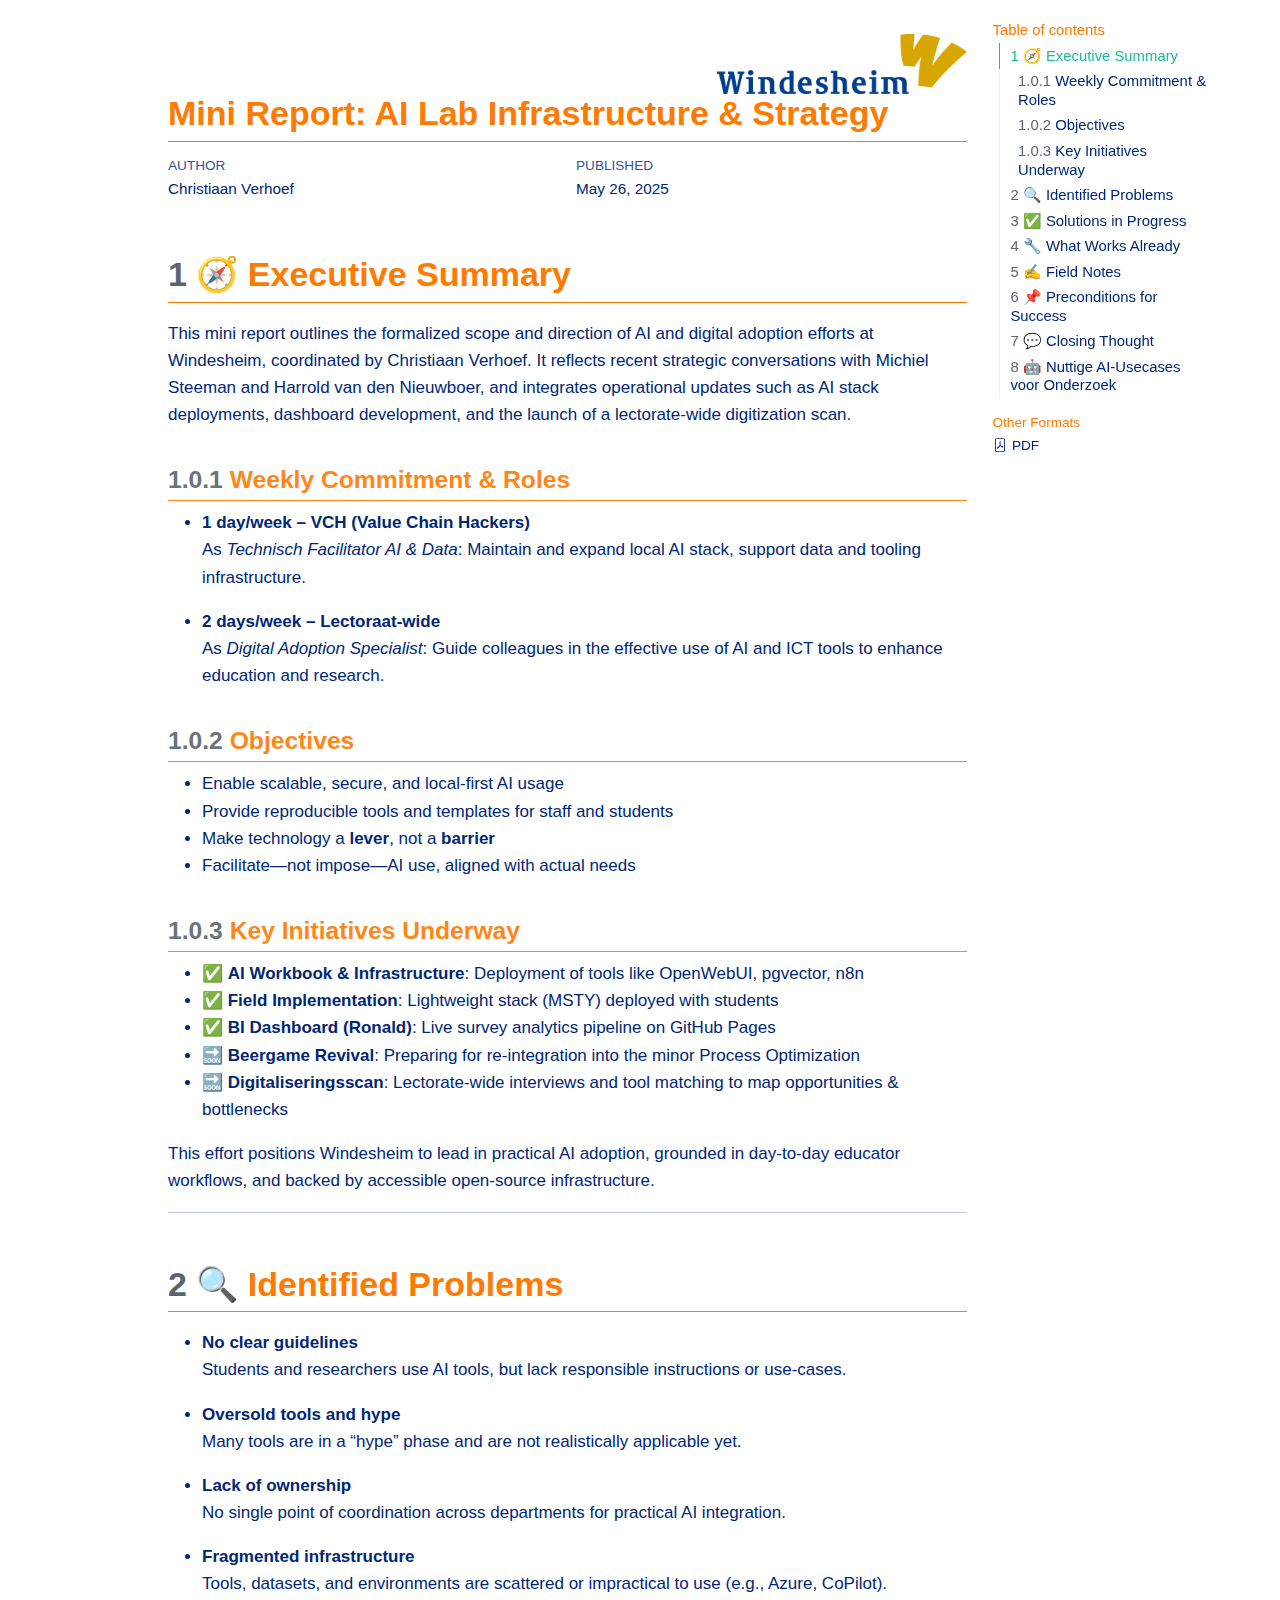
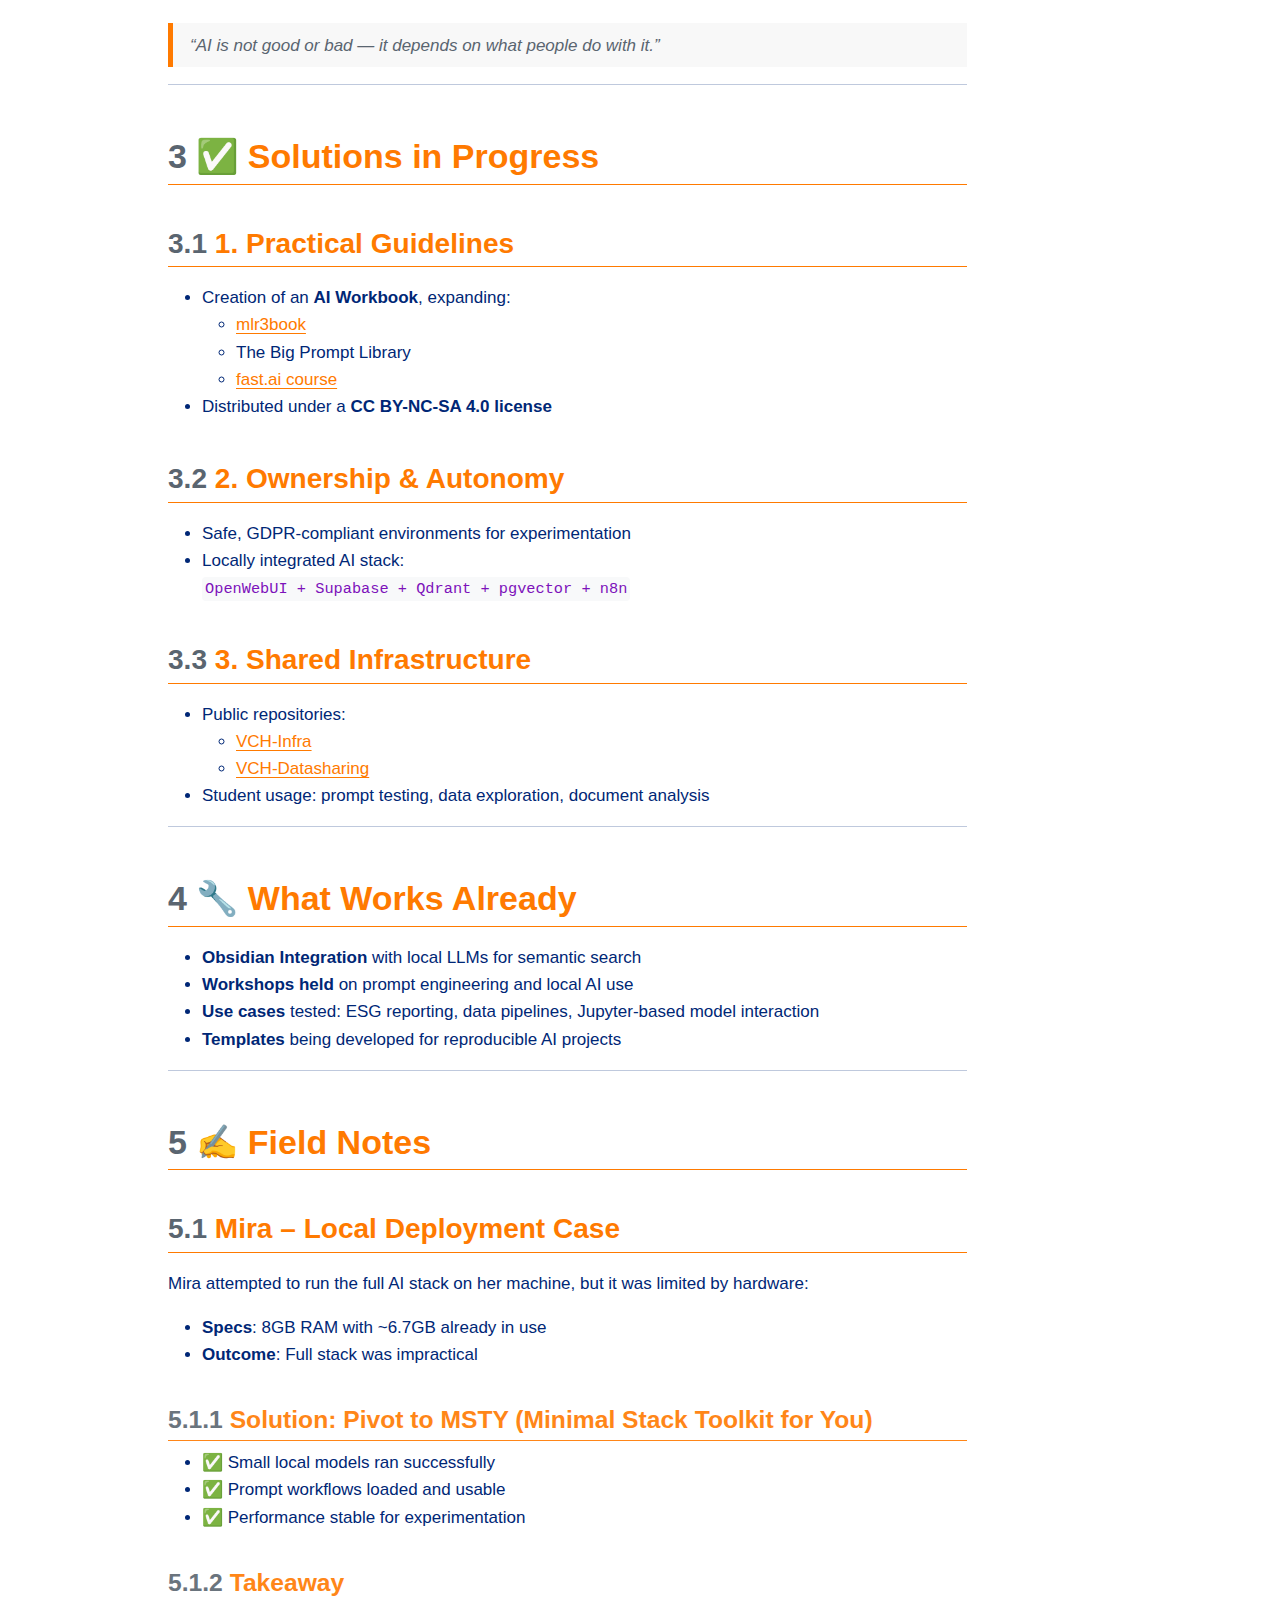
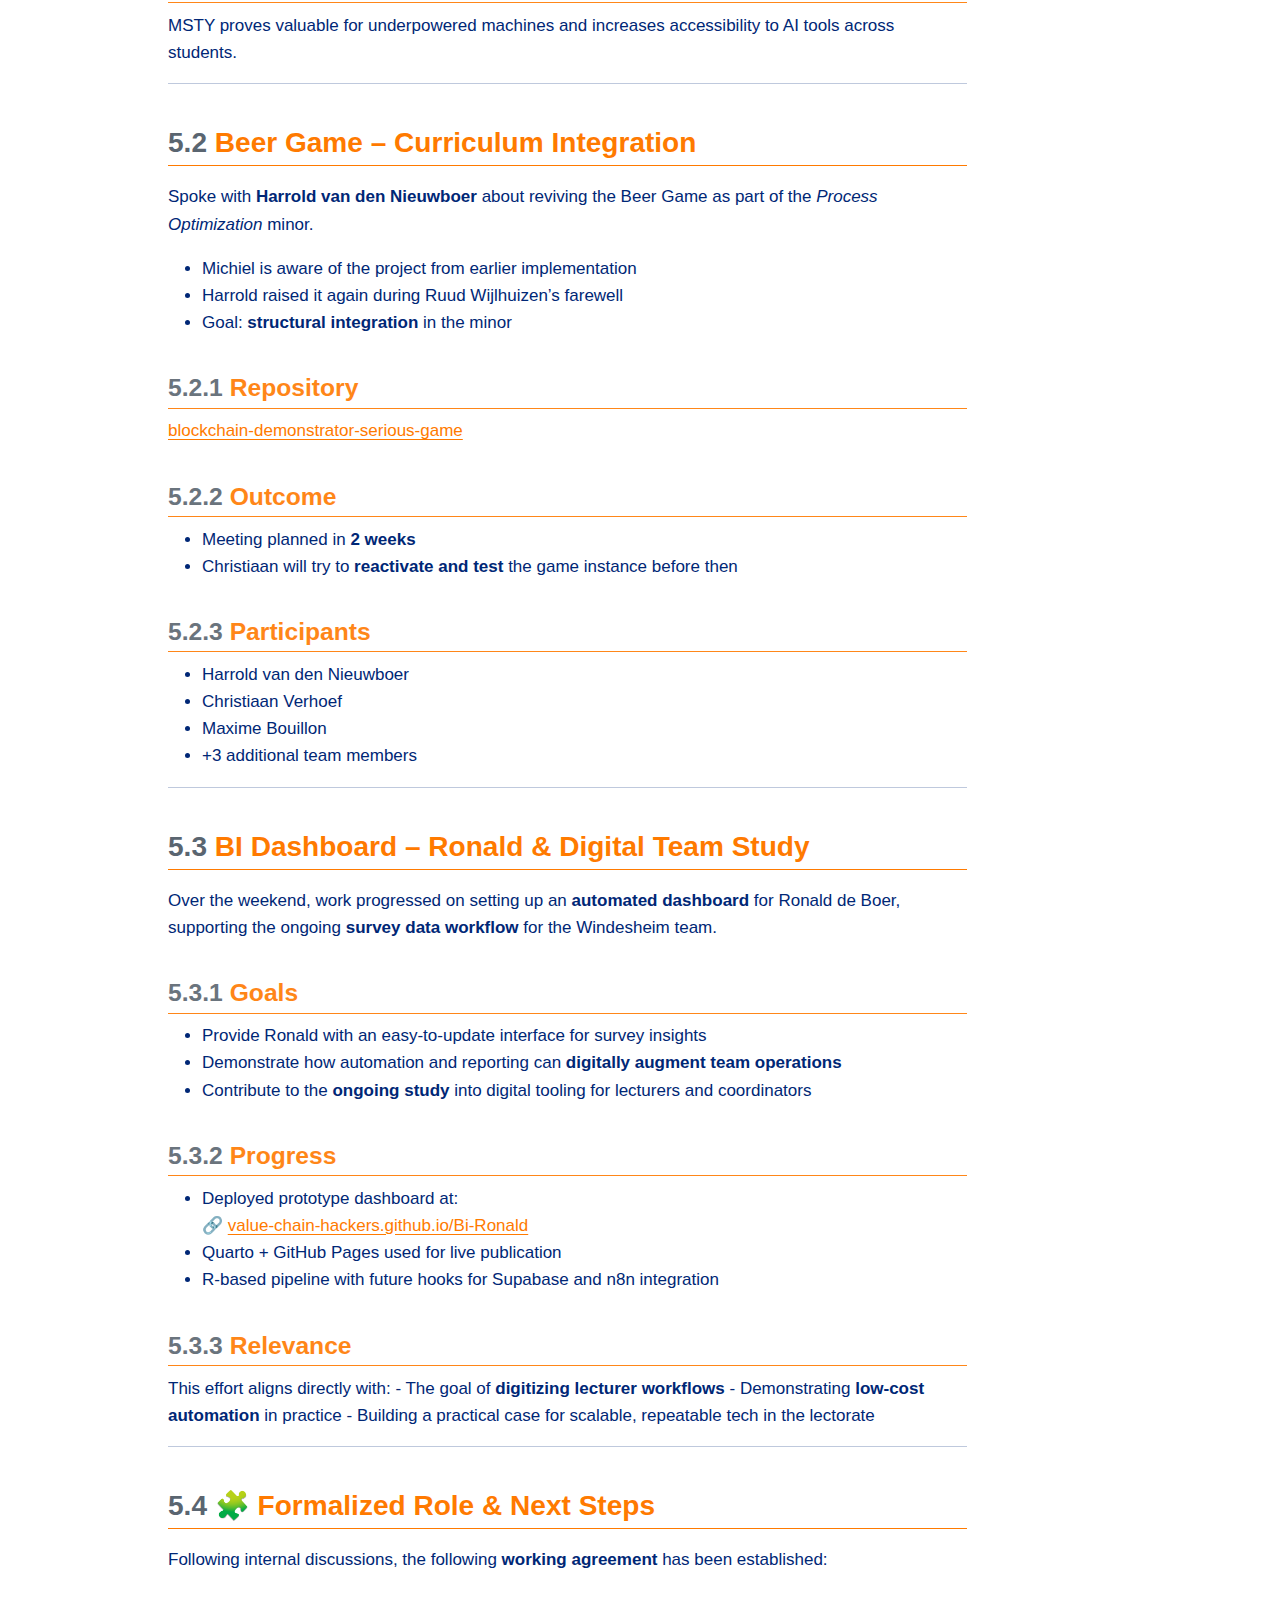
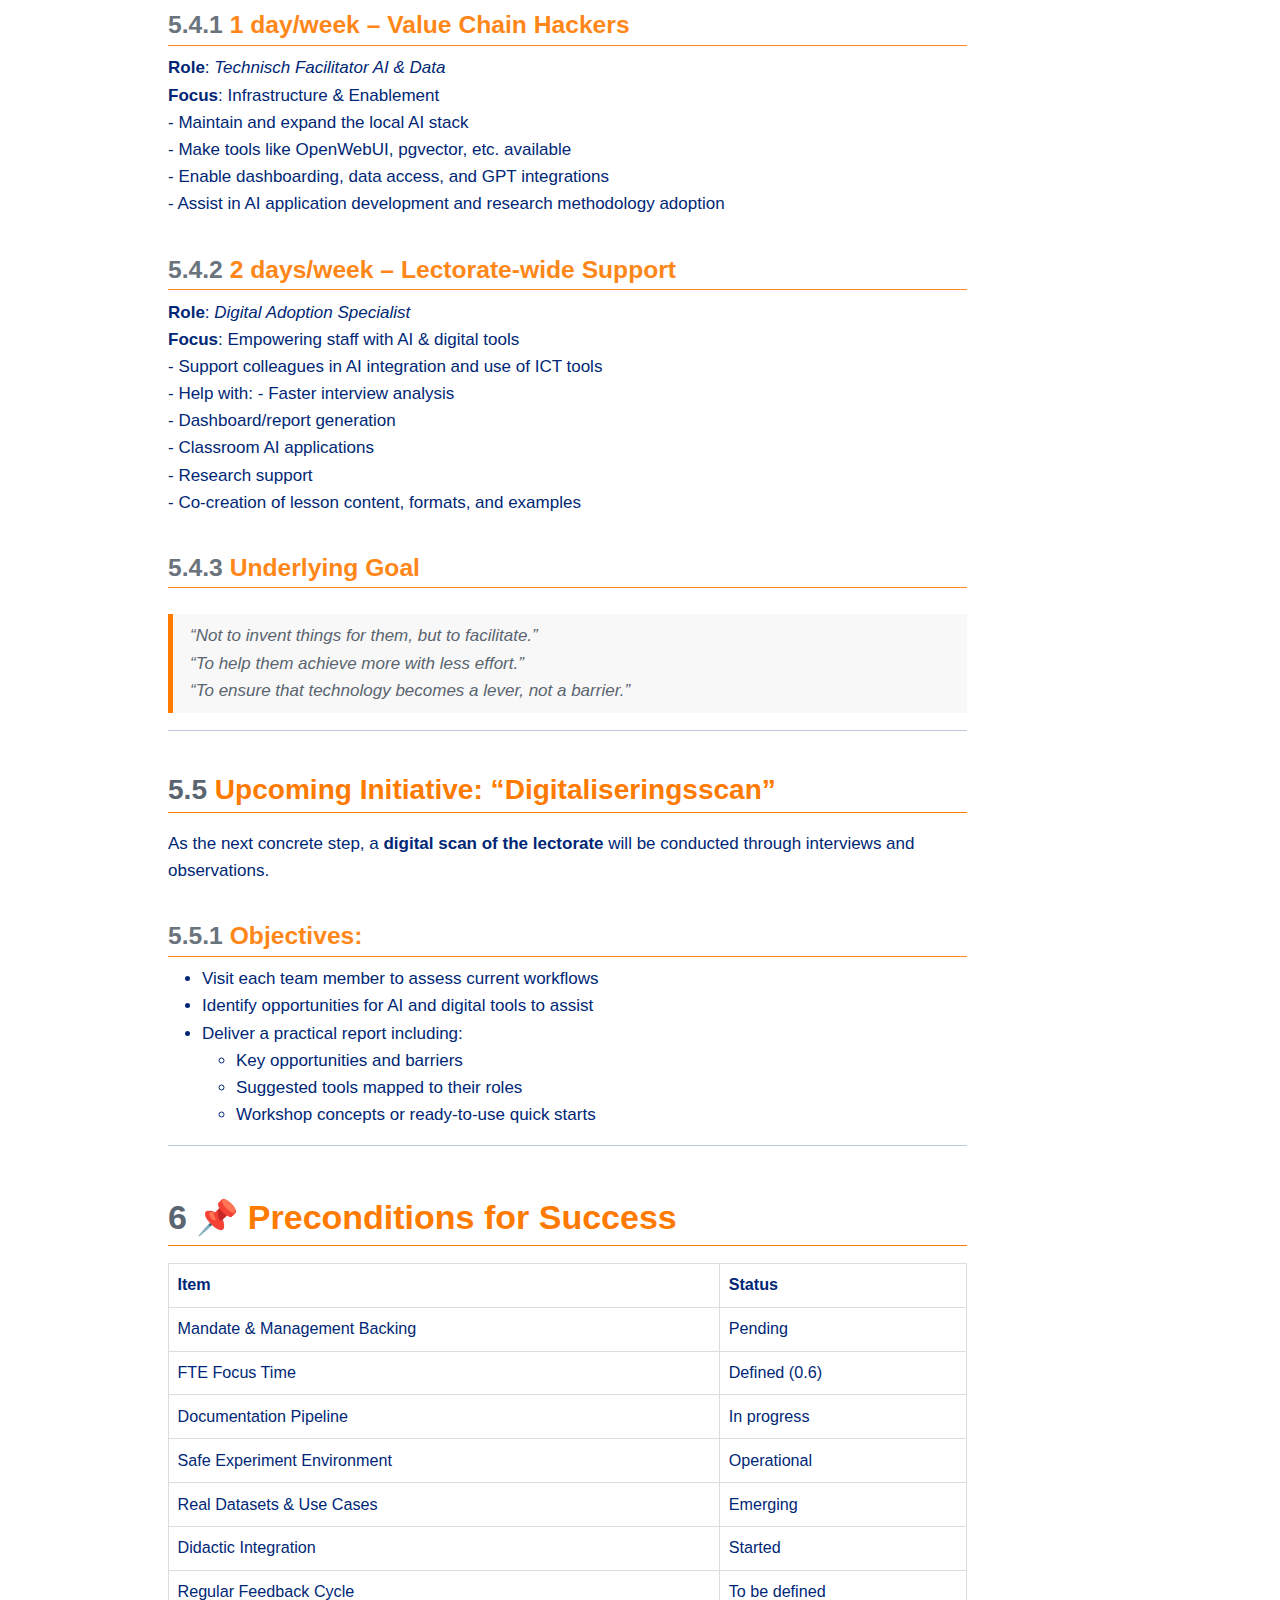
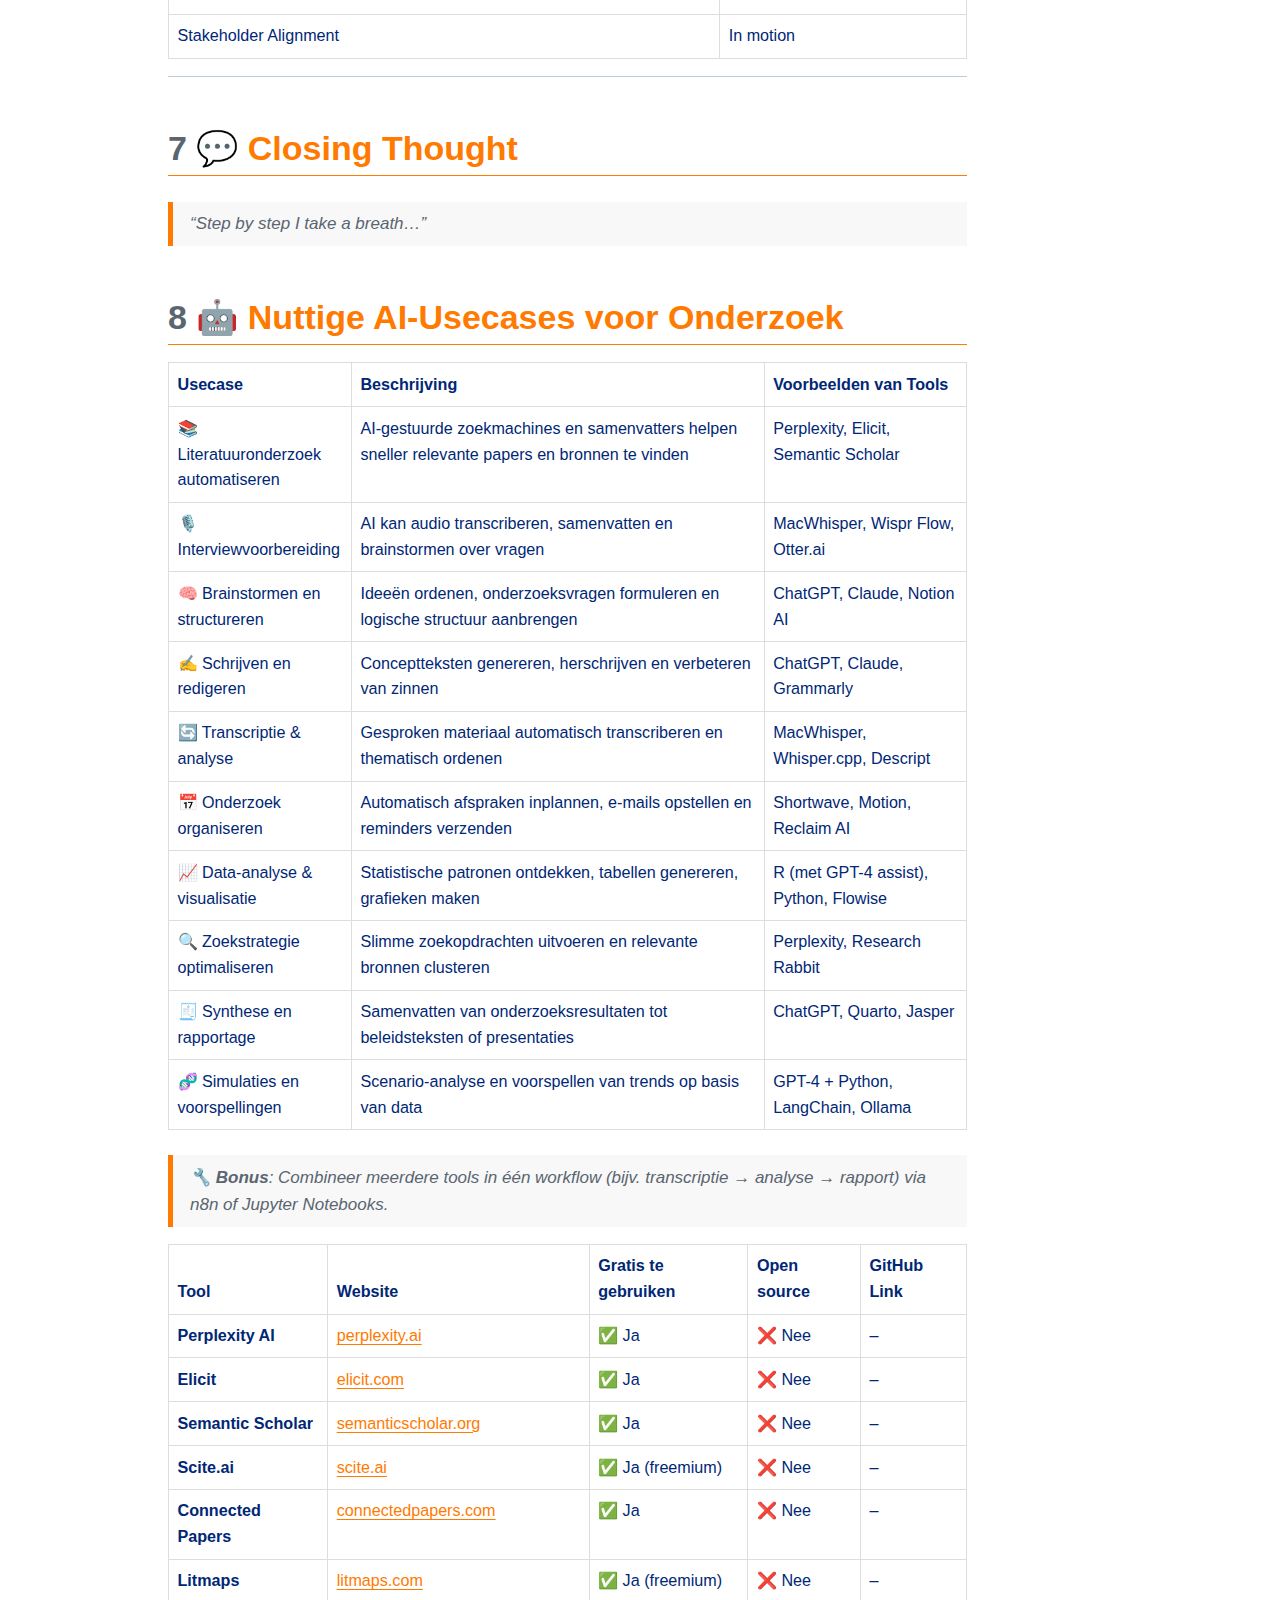
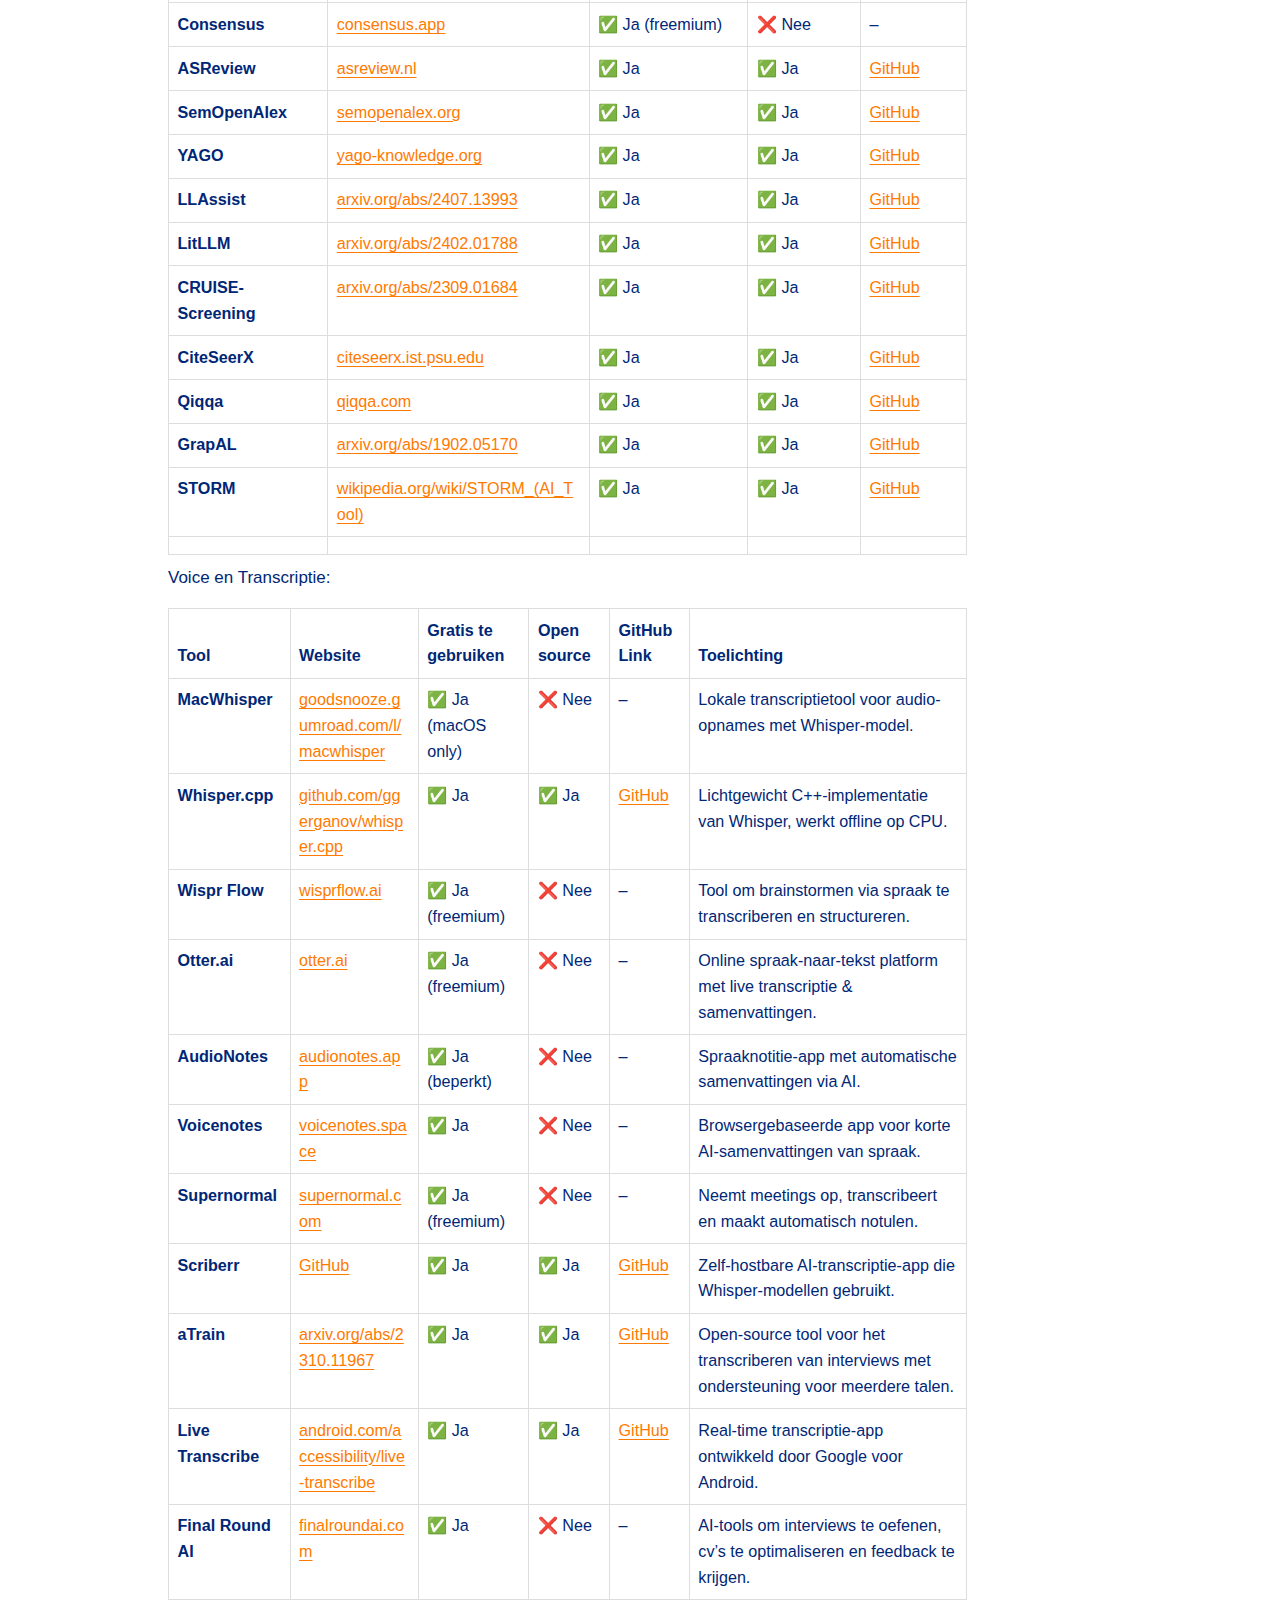
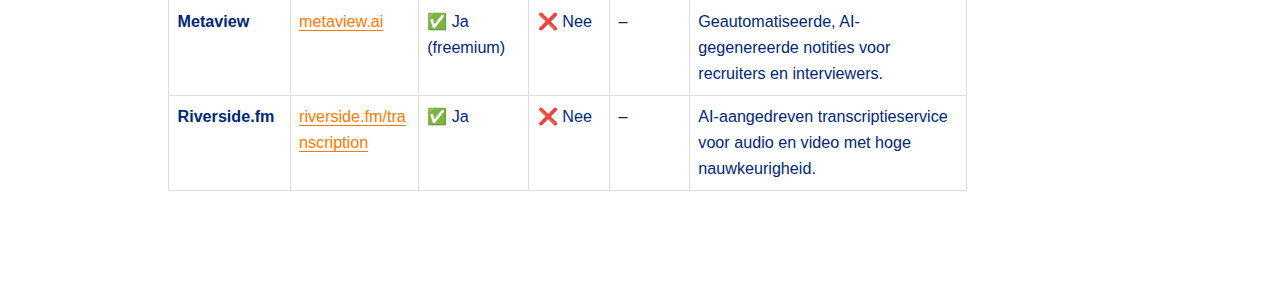
<file: Report-2025-05-26.html>
<!DOCTYPE html>
<html xmlns="http://www.w3.org/1999/xhtml" lang="en" xml:lang="en"><head>

<meta charset="utf-8">
<meta name="generator" content="quarto-1.7.23">

<meta name="viewport" content="width=device-width, initial-scale=1.0, user-scalable=yes">

<meta name="author" content="Christiaan Verhoef">
<meta name="dcterms.date" content="2025-05-26">

<title>Mini Report: AI Lab Infrastructure &amp; Strategy</title>
<style>
code{white-space: pre-wrap;}
span.smallcaps{font-variant: small-caps;}
div.columns{display: flex; gap: min(4vw, 1.5em);}
div.column{flex: auto; overflow-x: auto;}
div.hanging-indent{margin-left: 1.5em; text-indent: -1.5em;}
ul.task-list{list-style: none;}
ul.task-list li input[type="checkbox"] {
  width: 0.8em;
  margin: 0 0.8em 0.2em -1em; /* quarto-specific, see https://github.com/quarto-dev/quarto-cli/issues/4556 */ 
  vertical-align: middle;
}
</style>


<script src="Report-2025-05-26_files/libs/clipboard/clipboard.min.js"></script>
<script src="Report-2025-05-26_files/libs/quarto-html/quarto.js" type="module"></script>
<script src="Report-2025-05-26_files/libs/quarto-html/tabsets/tabsets.js" type="module"></script>
<script src="Report-2025-05-26_files/libs/quarto-html/popper.min.js"></script>
<script src="Report-2025-05-26_files/libs/quarto-html/tippy.umd.min.js"></script>
<script src="Report-2025-05-26_files/libs/quarto-html/anchor.min.js"></script>
<link href="Report-2025-05-26_files/libs/quarto-html/tippy.css" rel="stylesheet">
<link href="Report-2025-05-26_files/libs/quarto-html/quarto-syntax-highlighting-226bd0f977fa82dfae4534cac220d79a.css" rel="stylesheet" id="quarto-text-highlighting-styles">
<script src="Report-2025-05-26_files/libs/bootstrap/bootstrap.min.js"></script>
<link href="Report-2025-05-26_files/libs/bootstrap/bootstrap-icons.css" rel="stylesheet">
<link href="Report-2025-05-26_files/libs/bootstrap/bootstrap-2123b54c9d9186f025b29cd6c174ee24.min.css" rel="stylesheet" append-hash="true" id="quarto-bootstrap" data-mode="light">


<link rel="stylesheet" href="css/styles.css">
</head>

<body class="quarto-light">

<div id="quarto-content" class="page-columns page-rows-contents page-layout-article">
<div id="quarto-margin-sidebar" class="sidebar margin-sidebar">
  <nav id="TOC" role="doc-toc" class="toc-active">
    <h2 id="toc-title">Table of contents</h2>
   
  <ul>
  <li><a href="#executive-summary" id="toc-executive-summary" class="nav-link active" data-scroll-target="#executive-summary"><span class="header-section-number">1</span> 🧭 Executive Summary</a>
  <ul class="collapse">
  <li><a href="#weekly-commitment-roles" id="toc-weekly-commitment-roles" class="nav-link" data-scroll-target="#weekly-commitment-roles"><span class="header-section-number">1.0.1</span> Weekly Commitment &amp; Roles</a></li>
  <li><a href="#objectives" id="toc-objectives" class="nav-link" data-scroll-target="#objectives"><span class="header-section-number">1.0.2</span> Objectives</a></li>
  <li><a href="#key-initiatives-underway" id="toc-key-initiatives-underway" class="nav-link" data-scroll-target="#key-initiatives-underway"><span class="header-section-number">1.0.3</span> Key Initiatives Underway</a></li>
  </ul></li>
  <li><a href="#identified-problems" id="toc-identified-problems" class="nav-link" data-scroll-target="#identified-problems"><span class="header-section-number">2</span> 🔍 Identified Problems</a></li>
  <li><a href="#solutions-in-progress" id="toc-solutions-in-progress" class="nav-link" data-scroll-target="#solutions-in-progress"><span class="header-section-number">3</span> ✅ Solutions in Progress</a>
  <ul class="collapse">
  <li><a href="#practical-guidelines" id="toc-practical-guidelines" class="nav-link" data-scroll-target="#practical-guidelines"><span class="header-section-number">3.1</span> 1. Practical Guidelines</a></li>
  <li><a href="#ownership-autonomy" id="toc-ownership-autonomy" class="nav-link" data-scroll-target="#ownership-autonomy"><span class="header-section-number">3.2</span> 2. Ownership &amp; Autonomy</a></li>
  <li><a href="#shared-infrastructure" id="toc-shared-infrastructure" class="nav-link" data-scroll-target="#shared-infrastructure"><span class="header-section-number">3.3</span> 3. Shared Infrastructure</a></li>
  </ul></li>
  <li><a href="#what-works-already" id="toc-what-works-already" class="nav-link" data-scroll-target="#what-works-already"><span class="header-section-number">4</span> 🔧 What Works Already</a></li>
  <li><a href="#field-notes" id="toc-field-notes" class="nav-link" data-scroll-target="#field-notes"><span class="header-section-number">5</span> ✍️ Field Notes</a>
  <ul class="collapse">
  <li><a href="#mira-local-deployment-case" id="toc-mira-local-deployment-case" class="nav-link" data-scroll-target="#mira-local-deployment-case"><span class="header-section-number">5.1</span> Mira – Local Deployment Case</a>
  <ul class="collapse">
  <li><a href="#solution-pivot-to-msty-minimal-stack-toolkit-for-you" id="toc-solution-pivot-to-msty-minimal-stack-toolkit-for-you" class="nav-link" data-scroll-target="#solution-pivot-to-msty-minimal-stack-toolkit-for-you"><span class="header-section-number">5.1.1</span> Solution: Pivot to MSTY (Minimal Stack Toolkit for You)</a></li>
  <li><a href="#takeaway" id="toc-takeaway" class="nav-link" data-scroll-target="#takeaway"><span class="header-section-number">5.1.2</span> Takeaway</a></li>
  </ul></li>
  <li><a href="#beer-game-curriculum-integration" id="toc-beer-game-curriculum-integration" class="nav-link" data-scroll-target="#beer-game-curriculum-integration"><span class="header-section-number">5.2</span> Beer Game – Curriculum Integration</a>
  <ul class="collapse">
  <li><a href="#repository" id="toc-repository" class="nav-link" data-scroll-target="#repository"><span class="header-section-number">5.2.1</span> Repository</a></li>
  <li><a href="#outcome" id="toc-outcome" class="nav-link" data-scroll-target="#outcome"><span class="header-section-number">5.2.2</span> Outcome</a></li>
  <li><a href="#participants" id="toc-participants" class="nav-link" data-scroll-target="#participants"><span class="header-section-number">5.2.3</span> Participants</a></li>
  </ul></li>
  <li><a href="#bi-dashboard-ronald-digital-team-study" id="toc-bi-dashboard-ronald-digital-team-study" class="nav-link" data-scroll-target="#bi-dashboard-ronald-digital-team-study"><span class="header-section-number">5.3</span> BI Dashboard – Ronald &amp; Digital Team Study</a>
  <ul class="collapse">
  <li><a href="#goals" id="toc-goals" class="nav-link" data-scroll-target="#goals"><span class="header-section-number">5.3.1</span> Goals</a></li>
  <li><a href="#progress" id="toc-progress" class="nav-link" data-scroll-target="#progress"><span class="header-section-number">5.3.2</span> Progress</a></li>
  <li><a href="#relevance" id="toc-relevance" class="nav-link" data-scroll-target="#relevance"><span class="header-section-number">5.3.3</span> Relevance</a></li>
  </ul></li>
  <li><a href="#formalized-role-next-steps" id="toc-formalized-role-next-steps" class="nav-link" data-scroll-target="#formalized-role-next-steps"><span class="header-section-number">5.4</span> 🧩 Formalized Role &amp; Next Steps</a>
  <ul class="collapse">
  <li><a href="#dayweek-value-chain-hackers" id="toc-dayweek-value-chain-hackers" class="nav-link" data-scroll-target="#dayweek-value-chain-hackers"><span class="header-section-number">5.4.1</span> 1 day/week – Value Chain Hackers</a></li>
  <li><a href="#daysweek-lectorate-wide-support" id="toc-daysweek-lectorate-wide-support" class="nav-link" data-scroll-target="#daysweek-lectorate-wide-support"><span class="header-section-number">5.4.2</span> 2 days/week – Lectorate-wide Support</a></li>
  <li><a href="#underlying-goal" id="toc-underlying-goal" class="nav-link" data-scroll-target="#underlying-goal"><span class="header-section-number">5.4.3</span> Underlying Goal</a></li>
  </ul></li>
  <li><a href="#upcoming-initiative-digitaliseringsscan" id="toc-upcoming-initiative-digitaliseringsscan" class="nav-link" data-scroll-target="#upcoming-initiative-digitaliseringsscan"><span class="header-section-number">5.5</span> Upcoming Initiative: “Digitaliseringsscan”</a>
  <ul class="collapse">
  <li><a href="#objectives-1" id="toc-objectives-1" class="nav-link" data-scroll-target="#objectives-1"><span class="header-section-number">5.5.1</span> Objectives:</a></li>
  </ul></li>
  </ul></li>
  <li><a href="#preconditions-for-success" id="toc-preconditions-for-success" class="nav-link" data-scroll-target="#preconditions-for-success"><span class="header-section-number">6</span> 📌 Preconditions for Success</a></li>
  <li><a href="#closing-thought" id="toc-closing-thought" class="nav-link" data-scroll-target="#closing-thought"><span class="header-section-number">7</span> 💬 Closing Thought</a></li>
  <li><a href="#nuttige-ai-usecases-voor-onderzoek" id="toc-nuttige-ai-usecases-voor-onderzoek" class="nav-link" data-scroll-target="#nuttige-ai-usecases-voor-onderzoek"><span class="header-section-number">8</span> 🤖 Nuttige AI-Usecases voor Onderzoek</a></li>
  </ul>
<div class="quarto-alternate-formats"><h2>Other Formats</h2><ul><li><a href="Report-2025-05-26.pdf"><i class="bi bi-file-pdf"></i>PDF</a></li></ul></div></nav>
</div>
<main class="content" id="quarto-document-content">
<div style="text-align: right; margin-top: 1em;">

  <img src="img/windesheim-logo.png" alt="Windesheim Logo" style="height: 60px;">

</div>


<header id="title-block-header" class="quarto-title-block default">
<div class="quarto-title">
<h1 class="title">Mini Report: AI Lab Infrastructure &amp; Strategy</h1>
</div>



<div class="quarto-title-meta">

    <div>
    <div class="quarto-title-meta-heading">Author</div>
    <div class="quarto-title-meta-contents">
             <p>Christiaan Verhoef </p>
          </div>
  </div>
    
    <div>
    <div class="quarto-title-meta-heading">Published</div>
    <div class="quarto-title-meta-contents">
      <p class="date">May 26, 2025</p>
    </div>
  </div>
  
    
  </div>
  


</header>


<section id="executive-summary" class="level1" data-number="1">
<h1 data-number="1"><span class="header-section-number">1</span> 🧭 Executive Summary</h1>
<p>This mini report outlines the formalized scope and direction of AI and digital adoption efforts at Windesheim, coordinated by Christiaan Verhoef. It reflects recent strategic conversations with Michiel Steeman and Harrold van den Nieuwboer, and integrates operational updates such as AI stack deployments, dashboard development, and the launch of a lectorate-wide digitization scan.</p>
<section id="weekly-commitment-roles" class="level3" data-number="1.0.1">
<h3 data-number="1.0.1" class="anchored" data-anchor-id="weekly-commitment-roles"><span class="header-section-number">1.0.1</span> Weekly Commitment &amp; Roles</h3>
<ul>
<li><p><strong>1 day/week – VCH (Value Chain Hackers)</strong><br>
As <em>Technisch Facilitator AI &amp; Data</em>: Maintain and expand local AI stack, support data and tooling infrastructure.</p></li>
<li><p><strong>2 days/week – Lectoraat-wide</strong><br>
As <em>Digital Adoption Specialist</em>: Guide colleagues in the effective use of AI and ICT tools to enhance education and research.</p></li>
</ul>
</section>
<section id="objectives" class="level3" data-number="1.0.2">
<h3 data-number="1.0.2" class="anchored" data-anchor-id="objectives"><span class="header-section-number">1.0.2</span> Objectives</h3>
<ul>
<li>Enable scalable, secure, and local-first AI usage</li>
<li>Provide reproducible tools and templates for staff and students</li>
<li>Make technology a <strong>lever</strong>, not a <strong>barrier</strong></li>
<li>Facilitate—not impose—AI use, aligned with actual needs</li>
</ul>
</section>
<section id="key-initiatives-underway" class="level3" data-number="1.0.3">
<h3 data-number="1.0.3" class="anchored" data-anchor-id="key-initiatives-underway"><span class="header-section-number">1.0.3</span> Key Initiatives Underway</h3>
<ul>
<li>✅ <strong>AI Workbook &amp; Infrastructure</strong>: Deployment of tools like OpenWebUI, pgvector, n8n<br>
</li>
<li>✅ <strong>Field Implementation</strong>: Lightweight stack (MSTY) deployed with students<br>
</li>
<li>✅ <strong>BI Dashboard (Ronald)</strong>: Live survey analytics pipeline on GitHub Pages<br>
</li>
<li>🔜 <strong>Beergame Revival</strong>: Preparing for re-integration into the minor Process Optimization<br>
</li>
<li>🔜 <strong>Digitaliseringsscan</strong>: Lectorate-wide interviews and tool matching to map opportunities &amp; bottlenecks</li>
</ul>
<p>This effort positions Windesheim to lead in practical AI adoption, grounded in day-to-day educator workflows, and backed by accessible open-source infrastructure.</p>
<hr>
</section>
</section>
<section id="identified-problems" class="level1" data-number="2">
<h1 data-number="2"><span class="header-section-number">2</span> 🔍 Identified Problems</h1>
<ul>
<li><p><strong>No clear guidelines</strong><br>
Students and researchers use AI tools, but lack responsible instructions or use-cases.</p></li>
<li><p><strong>Oversold tools and hype</strong><br>
Many tools are in a “hype” phase and are not realistically applicable yet.</p></li>
<li><p><strong>Lack of ownership</strong><br>
No single point of coordination across departments for practical AI integration.</p></li>
<li><p><strong>Fragmented infrastructure</strong><br>
Tools, datasets, and environments are scattered or impractical to use (e.g., Azure, CoPilot).</p></li>
</ul>
<blockquote class="blockquote">
<p>“AI is not good or bad — it depends on what people do with it.”</p>
</blockquote>
<hr>
</section>
<section id="solutions-in-progress" class="level1" data-number="3">
<h1 data-number="3"><span class="header-section-number">3</span> ✅ Solutions in Progress</h1>
<section id="practical-guidelines" class="level2" data-number="3.1">
<h2 data-number="3.1" class="anchored" data-anchor-id="practical-guidelines"><span class="header-section-number">3.1</span> 1. Practical Guidelines</h2>
<ul>
<li>Creation of an <strong>AI Workbook</strong>, expanding:
<ul>
<li><a href="https://mlr3book.mlr-org.com/">mlr3book</a></li>
<li>The Big Prompt Library</li>
<li><a href="https://course.fast.ai/">fast.ai course</a></li>
</ul></li>
<li>Distributed under a <strong>CC BY-NC-SA 4.0 license</strong></li>
</ul>
</section>
<section id="ownership-autonomy" class="level2" data-number="3.2">
<h2 data-number="3.2" class="anchored" data-anchor-id="ownership-autonomy"><span class="header-section-number">3.2</span> 2. Ownership &amp; Autonomy</h2>
<ul>
<li>Safe, GDPR-compliant environments for experimentation</li>
<li>Locally integrated AI stack:<br>
<code>OpenWebUI + Supabase + Qdrant + pgvector + n8n</code></li>
</ul>
</section>
<section id="shared-infrastructure" class="level2" data-number="3.3">
<h2 data-number="3.3" class="anchored" data-anchor-id="shared-infrastructure"><span class="header-section-number">3.3</span> 3. Shared Infrastructure</h2>
<ul>
<li>Public repositories:
<ul>
<li><a href="https://github.com/Value-Chain-Hackers/VCH-Infra">VCH-Infra</a></li>
<li><a href="https://github.com/Value-Chain-Hackers/VCH-Datasharing">VCH-Datasharing</a></li>
</ul></li>
<li>Student usage: prompt testing, data exploration, document analysis</li>
</ul>
<hr>
</section>
</section>
<section id="what-works-already" class="level1" data-number="4">
<h1 data-number="4"><span class="header-section-number">4</span> 🔧 What Works Already</h1>
<ul>
<li><strong>Obsidian Integration</strong> with local LLMs for semantic search</li>
<li><strong>Workshops held</strong> on prompt engineering and local AI use</li>
<li><strong>Use cases</strong> tested: ESG reporting, data pipelines, Jupyter-based model interaction</li>
<li><strong>Templates</strong> being developed for reproducible AI projects</li>
</ul>
<hr>
</section>
<section id="field-notes" class="level1" data-number="5">
<h1 data-number="5"><span class="header-section-number">5</span> ✍️ Field Notes</h1>
<section id="mira-local-deployment-case" class="level2" data-number="5.1">
<h2 data-number="5.1" class="anchored" data-anchor-id="mira-local-deployment-case"><span class="header-section-number">5.1</span> Mira – Local Deployment Case</h2>
<p>Mira attempted to run the full AI stack on her machine, but it was limited by hardware:</p>
<ul>
<li><strong>Specs</strong>: 8GB RAM with ~6.7GB already in use</li>
<li><strong>Outcome</strong>: Full stack was impractical</li>
</ul>
<section id="solution-pivot-to-msty-minimal-stack-toolkit-for-you" class="level3" data-number="5.1.1">
<h3 data-number="5.1.1" class="anchored" data-anchor-id="solution-pivot-to-msty-minimal-stack-toolkit-for-you"><span class="header-section-number">5.1.1</span> Solution: Pivot to MSTY (Minimal Stack Toolkit for You)</h3>
<ul>
<li>✅ Small local models ran successfully<br>
</li>
<li>✅ Prompt workflows loaded and usable<br>
</li>
<li>✅ Performance stable for experimentation</li>
</ul>
</section>
<section id="takeaway" class="level3" data-number="5.1.2">
<h3 data-number="5.1.2" class="anchored" data-anchor-id="takeaway"><span class="header-section-number">5.1.2</span> Takeaway</h3>
<p>MSTY proves valuable for underpowered machines and increases accessibility to AI tools across students.</p>
<hr>
</section>
</section>
<section id="beer-game-curriculum-integration" class="level2" data-number="5.2">
<h2 data-number="5.2" class="anchored" data-anchor-id="beer-game-curriculum-integration"><span class="header-section-number">5.2</span> Beer Game – Curriculum Integration</h2>
<p>Spoke with <strong>Harrold van den Nieuwboer</strong> about reviving the Beer Game as part of the <em>Process Optimization</em> minor.</p>
<ul>
<li>Michiel is aware of the project from earlier implementation</li>
<li>Harrold raised it again during Ruud Wijlhuizen’s farewell</li>
<li>Goal: <strong>structural integration</strong> in the minor</li>
</ul>
<section id="repository" class="level3" data-number="5.2.1">
<h3 data-number="5.2.1" class="anchored" data-anchor-id="repository"><span class="header-section-number">5.2.1</span> Repository</h3>
<p><a href="https://github.com/Hogeschool-Windesheim/blockchain-demonstrator-serious-game">blockchain-demonstrator-serious-game</a></p>
</section>
<section id="outcome" class="level3" data-number="5.2.2">
<h3 data-number="5.2.2" class="anchored" data-anchor-id="outcome"><span class="header-section-number">5.2.2</span> Outcome</h3>
<ul>
<li>Meeting planned in <strong>2 weeks</strong></li>
<li>Christiaan will try to <strong>reactivate and test</strong> the game instance before then</li>
</ul>
</section>
<section id="participants" class="level3" data-number="5.2.3">
<h3 data-number="5.2.3" class="anchored" data-anchor-id="participants"><span class="header-section-number">5.2.3</span> Participants</h3>
<ul>
<li>Harrold van den Nieuwboer<br>
</li>
<li>Christiaan Verhoef<br>
</li>
<li>Maxime Bouillon<br>
</li>
<li>+3 additional team members</li>
</ul>
<hr>
</section>
</section>
<section id="bi-dashboard-ronald-digital-team-study" class="level2" data-number="5.3">
<h2 data-number="5.3" class="anchored" data-anchor-id="bi-dashboard-ronald-digital-team-study"><span class="header-section-number">5.3</span> BI Dashboard – Ronald &amp; Digital Team Study</h2>
<p>Over the weekend, work progressed on setting up an <strong>automated dashboard</strong> for Ronald de Boer, supporting the ongoing <strong>survey data workflow</strong> for the Windesheim team.</p>
<section id="goals" class="level3" data-number="5.3.1">
<h3 data-number="5.3.1" class="anchored" data-anchor-id="goals"><span class="header-section-number">5.3.1</span> Goals</h3>
<ul>
<li>Provide Ronald with an easy-to-update interface for survey insights</li>
<li>Demonstrate how automation and reporting can <strong>digitally augment team operations</strong></li>
<li>Contribute to the <strong>ongoing study</strong> into digital tooling for lecturers and coordinators</li>
</ul>
</section>
<section id="progress" class="level3" data-number="5.3.2">
<h3 data-number="5.3.2" class="anchored" data-anchor-id="progress"><span class="header-section-number">5.3.2</span> Progress</h3>
<ul>
<li>Deployed prototype dashboard at:<br>
🔗 <a href="https://value-chain-hackers.github.io/Bi-Ronald/">value-chain-hackers.github.io/Bi-Ronald</a></li>
<li>Quarto + GitHub Pages used for live publication</li>
<li>R-based pipeline with future hooks for Supabase and n8n integration</li>
</ul>
</section>
<section id="relevance" class="level3" data-number="5.3.3">
<h3 data-number="5.3.3" class="anchored" data-anchor-id="relevance"><span class="header-section-number">5.3.3</span> Relevance</h3>
<p>This effort aligns directly with: - The goal of <strong>digitizing lecturer workflows</strong> - Demonstrating <strong>low-cost automation</strong> in practice - Building a practical case for scalable, repeatable tech in the lectorate</p>
<hr>
</section>
</section>
<section id="formalized-role-next-steps" class="level2" data-number="5.4">
<h2 data-number="5.4" class="anchored" data-anchor-id="formalized-role-next-steps"><span class="header-section-number">5.4</span> 🧩 Formalized Role &amp; Next Steps</h2>
<p>Following internal discussions, the following <strong>working agreement</strong> has been established:</p>
<section id="dayweek-value-chain-hackers" class="level3" data-number="5.4.1">
<h3 data-number="5.4.1" class="anchored" data-anchor-id="dayweek-value-chain-hackers"><span class="header-section-number">5.4.1</span> 1 day/week – Value Chain Hackers</h3>
<p><strong>Role</strong>: <em>Technisch Facilitator AI &amp; Data</em><br>
<strong>Focus</strong>: Infrastructure &amp; Enablement<br>
- Maintain and expand the local AI stack<br>
- Make tools like OpenWebUI, pgvector, etc. available<br>
- Enable dashboarding, data access, and GPT integrations<br>
- Assist in AI application development and research methodology adoption</p>
</section>
<section id="daysweek-lectorate-wide-support" class="level3" data-number="5.4.2">
<h3 data-number="5.4.2" class="anchored" data-anchor-id="daysweek-lectorate-wide-support"><span class="header-section-number">5.4.2</span> 2 days/week – Lectorate-wide Support</h3>
<p><strong>Role</strong>: <em>Digital Adoption Specialist</em><br>
<strong>Focus</strong>: Empowering staff with AI &amp; digital tools<br>
- Support colleagues in AI integration and use of ICT tools<br>
- Help with: - Faster interview analysis<br>
- Dashboard/report generation<br>
- Classroom AI applications<br>
- Research support<br>
- Co-creation of lesson content, formats, and examples</p>
</section>
<section id="underlying-goal" class="level3" data-number="5.4.3">
<h3 data-number="5.4.3" class="anchored" data-anchor-id="underlying-goal"><span class="header-section-number">5.4.3</span> Underlying Goal</h3>
<blockquote class="blockquote">
<p>“Not to invent things for them, but to facilitate.”<br>
“To help them achieve more with less effort.”<br>
“To ensure that technology becomes a lever, not a barrier.”</p>
</blockquote>
<hr>
</section>
</section>
<section id="upcoming-initiative-digitaliseringsscan" class="level2" data-number="5.5">
<h2 data-number="5.5" class="anchored" data-anchor-id="upcoming-initiative-digitaliseringsscan"><span class="header-section-number">5.5</span> Upcoming Initiative: “Digitaliseringsscan”</h2>
<p>As the next concrete step, a <strong>digital scan of the lectorate</strong> will be conducted through interviews and observations.</p>
<section id="objectives-1" class="level3" data-number="5.5.1">
<h3 data-number="5.5.1" class="anchored" data-anchor-id="objectives-1"><span class="header-section-number">5.5.1</span> Objectives:</h3>
<ul>
<li>Visit each team member to assess current workflows<br>
</li>
<li>Identify opportunities for AI and digital tools to assist<br>
</li>
<li>Deliver a practical report including:
<ul>
<li>Key opportunities and barriers<br>
</li>
<li>Suggested tools mapped to their roles<br>
</li>
<li>Workshop concepts or ready-to-use quick starts</li>
</ul></li>
</ul>
<hr>
</section>
</section>
</section>
<section id="preconditions-for-success" class="level1" data-number="6">
<h1 data-number="6"><span class="header-section-number">6</span> 📌 Preconditions for Success</h1>
<table class="caption-top table">
<thead>
<tr class="header">
<th>Item</th>
<th>Status</th>
</tr>
</thead>
<tbody>
<tr class="odd">
<td>Mandate &amp; Management Backing</td>
<td>Pending</td>
</tr>
<tr class="even">
<td>FTE Focus Time</td>
<td>Defined (0.6)</td>
</tr>
<tr class="odd">
<td>Documentation Pipeline</td>
<td>In progress</td>
</tr>
<tr class="even">
<td>Safe Experiment Environment</td>
<td>Operational</td>
</tr>
<tr class="odd">
<td>Real Datasets &amp; Use Cases</td>
<td>Emerging</td>
</tr>
<tr class="even">
<td>Didactic Integration</td>
<td>Started</td>
</tr>
<tr class="odd">
<td>Regular Feedback Cycle</td>
<td>To be defined</td>
</tr>
<tr class="even">
<td>Stakeholder Alignment</td>
<td>In motion</td>
</tr>
</tbody>
</table>
<hr>
</section>
<section id="closing-thought" class="level1" data-number="7">
<h1 data-number="7"><span class="header-section-number">7</span> 💬 Closing Thought</h1>
<blockquote class="blockquote">
<p>“Step by step I take a breath…”</p>
</blockquote>
</section>
<section id="nuttige-ai-usecases-voor-onderzoek" class="level1" data-number="8">
<h1 data-number="8"><span class="header-section-number">8</span> 🤖 Nuttige AI-Usecases voor Onderzoek</h1>
<table class="caption-top table">
<colgroup>
<col style="width: 22%">
<col style="width: 51%">
<col style="width: 25%">
</colgroup>
<thead>
<tr class="header">
<th>Usecase</th>
<th>Beschrijving</th>
<th>Voorbeelden van Tools</th>
</tr>
</thead>
<tbody>
<tr class="odd">
<td>📚 Literatuuronderzoek automatiseren</td>
<td>AI-gestuurde zoekmachines en samenvatters helpen sneller relevante papers en bronnen te vinden</td>
<td>Perplexity, Elicit, Semantic Scholar</td>
</tr>
<tr class="even">
<td>🎙️ Interviewvoorbereiding</td>
<td>AI kan audio transcriberen, samenvatten en brainstormen over vragen</td>
<td>MacWhisper, Wispr Flow, Otter.ai</td>
</tr>
<tr class="odd">
<td>🧠 Brainstormen en structureren</td>
<td>Ideeën ordenen, onderzoeksvragen formuleren en logische structuur aanbrengen</td>
<td>ChatGPT, Claude, Notion AI</td>
</tr>
<tr class="even">
<td>✍️ Schrijven en redigeren</td>
<td>Conceptteksten genereren, herschrijven en verbeteren van zinnen</td>
<td>ChatGPT, Claude, Grammarly</td>
</tr>
<tr class="odd">
<td>🔄 Transcriptie &amp; analyse</td>
<td>Gesproken materiaal automatisch transcriberen en thematisch ordenen</td>
<td>MacWhisper, Whisper.cpp, Descript</td>
</tr>
<tr class="even">
<td>📅 Onderzoek organiseren</td>
<td>Automatisch afspraken inplannen, e-mails opstellen en reminders verzenden</td>
<td>Shortwave, Motion, Reclaim AI</td>
</tr>
<tr class="odd">
<td>📈 Data-analyse &amp; visualisatie</td>
<td>Statistische patronen ontdekken, tabellen genereren, grafieken maken</td>
<td>R (met GPT-4 assist), Python, Flowise</td>
</tr>
<tr class="even">
<td>🔍 Zoekstrategie optimaliseren</td>
<td>Slimme zoekopdrachten uitvoeren en relevante bronnen clusteren</td>
<td>Perplexity, Research Rabbit</td>
</tr>
<tr class="odd">
<td>🧾 Synthese en rapportage</td>
<td>Samenvatten van onderzoeksresultaten tot beleidsteksten of presentaties</td>
<td>ChatGPT, Quarto, Jasper</td>
</tr>
<tr class="even">
<td>🧬 Simulaties en voorspellingen</td>
<td>Scenario-analyse en voorspellen van trends op basis van data</td>
<td>GPT-4 + Python, LangChain, Ollama</td>
</tr>
</tbody>
</table>
<blockquote class="blockquote">
<p>🔧 <strong>Bonus</strong>: Combineer meerdere tools in één workflow (bijv. transcriptie → analyse → rapport) via n8n of Jupyter Notebooks.</p>
</blockquote>
<table class="caption-top table">
<thead>
<tr class="header">
<th>Tool</th>
<th>Website</th>
<th>Gratis te gebruiken</th>
<th>Open source</th>
<th>GitHub Link</th>
</tr>
</thead>
<tbody>
<tr class="odd">
<td><strong>Perplexity AI</strong></td>
<td><a href="https://www.perplexity.ai/">perplexity.ai</a></td>
<td>✅ Ja</td>
<td>❌ Nee</td>
<td>–</td>
</tr>
<tr class="even">
<td><strong>Elicit</strong></td>
<td><a href="https://elicit.com/">elicit.com</a></td>
<td>✅ Ja</td>
<td>❌ Nee</td>
<td>–</td>
</tr>
<tr class="odd">
<td><strong>Semantic Scholar</strong></td>
<td><a href="https://www.semanticscholar.org/">semanticscholar.org</a></td>
<td>✅ Ja</td>
<td>❌ Nee</td>
<td>–</td>
</tr>
<tr class="even">
<td><strong>Scite.ai</strong></td>
<td><a href="https://scite.ai/">scite.ai</a></td>
<td>✅ Ja (freemium)</td>
<td>❌ Nee</td>
<td>–</td>
</tr>
<tr class="odd">
<td><strong>Connected Papers</strong></td>
<td><a href="https://connectedpapers.com/">connectedpapers.com</a></td>
<td>✅ Ja</td>
<td>❌ Nee</td>
<td>–</td>
</tr>
<tr class="even">
<td><strong>Litmaps</strong></td>
<td><a href="https://www.litmaps.com/">litmaps.com</a></td>
<td>✅ Ja (freemium)</td>
<td>❌ Nee</td>
<td>–</td>
</tr>
<tr class="odd">
<td><strong>Consensus</strong></td>
<td><a href="https://consensus.app/">consensus.app</a></td>
<td>✅ Ja (freemium)</td>
<td>❌ Nee</td>
<td>–</td>
</tr>
<tr class="even">
<td><strong>ASReview</strong></td>
<td><a href="https://asreview.nl/">asreview.nl</a></td>
<td>✅ Ja</td>
<td>✅ Ja</td>
<td><a href="https://github.com/asreview/asreview">GitHub</a></td>
</tr>
<tr class="odd">
<td><strong>SemOpenAlex</strong></td>
<td><a href="https://semopenalex.org/">semopenalex.org</a></td>
<td>✅ Ja</td>
<td>✅ Ja</td>
<td><a href="https://github.com/metaphacts/semopenalex">GitHub</a></td>
</tr>
<tr class="even">
<td><strong>YAGO</strong></td>
<td><a href="https://yago-knowledge.org/">yago-knowledge.org</a></td>
<td>✅ Ja</td>
<td>✅ Ja</td>
<td><a href="https://github.com/yago-naga/yago3">GitHub</a></td>
</tr>
<tr class="odd">
<td><strong>LLAssist</strong></td>
<td><a href="https://arxiv.org/abs/2407.13993">arxiv.org/abs/2407.13993</a></td>
<td>✅ Ja</td>
<td>✅ Ja</td>
<td><a href="https://github.com/ChristoforusY/LLAssist">GitHub</a></td>
</tr>
<tr class="even">
<td><strong>LitLLM</strong></td>
<td><a href="https://arxiv.org/abs/2402.01788">arxiv.org/abs/2402.01788</a></td>
<td>✅ Ja</td>
<td>✅ Ja</td>
<td><a href="https://github.com/shubhamagarwal92/LitLLM">GitHub</a></td>
</tr>
<tr class="odd">
<td><strong>CRUISE-Screening</strong></td>
<td><a href="https://arxiv.org/abs/2309.01684">arxiv.org/abs/2309.01684</a></td>
<td>✅ Ja</td>
<td>✅ Ja</td>
<td><a href="https://github.com/ProjectDoSSIER/cruise-screening">GitHub</a></td>
</tr>
<tr class="even">
<td><strong>CiteSeerX</strong></td>
<td><a href="https://citeseerx.ist.psu.edu/">citeseerx.ist.psu.edu</a></td>
<td>✅ Ja</td>
<td>✅ Ja</td>
<td><a href="https://github.com/SeerLabs/SeerSuite">GitHub</a></td>
</tr>
<tr class="odd">
<td><strong>Qiqqa</strong></td>
<td><a href="https://www.qiqqa.com/">qiqqa.com</a></td>
<td>✅ Ja</td>
<td>✅ Ja</td>
<td><a href="https://github.com/jimmejardine/qiqqa-open-source">GitHub</a></td>
</tr>
<tr class="even">
<td><strong>GrapAL</strong></td>
<td><a href="https://arxiv.org/abs/1902.05170">arxiv.org/abs/1902.05170</a></td>
<td>✅ Ja</td>
<td>✅ Ja</td>
<td><a href="https://github.com/allenai/grapal">GitHub</a></td>
</tr>
<tr class="odd">
<td><strong>STORM</strong></td>
<td><a href="https://en.wikipedia.org/wiki/STORM_(AI_Tool)">wikipedia.org/wiki/STORM_(AI_Tool)</a></td>
<td>✅ Ja</td>
<td>✅ Ja</td>
<td><a href="https://github.com/stanford-oval/storm">GitHub</a></td>
</tr>
<tr class="even">
<td></td>
<td></td>
<td></td>
<td></td>
<td></td>
</tr>
</tbody>
</table>
<p>Voice en Transcriptie:</p>
<table class="caption-top table">
<thead>
<tr class="header">
<th>Tool</th>
<th>Website</th>
<th>Gratis te gebruiken</th>
<th>Open source</th>
<th>GitHub Link</th>
<th>Toelichting</th>
</tr>
</thead>
<tbody>
<tr class="odd">
<td><strong>MacWhisper</strong></td>
<td><a href="https://goodsnooze.gumroad.com/l/macwhisper">goodsnooze.gumroad.com/l/macwhisper</a></td>
<td>✅ Ja (macOS only)</td>
<td>❌ Nee</td>
<td>–</td>
<td>Lokale transcriptietool voor audio-opnames met Whisper-model.</td>
</tr>
<tr class="even">
<td><strong>Whisper.cpp</strong></td>
<td><a href="https://github.com/ggerganov/whisper.cpp">github.com/ggerganov/whisper.cpp</a></td>
<td>✅ Ja</td>
<td>✅ Ja</td>
<td><a href="https://github.com/ggerganov/whisper.cpp">GitHub</a></td>
<td>Lichtgewicht C++-implementatie van Whisper, werkt offline op CPU.</td>
</tr>
<tr class="odd">
<td><strong>Wispr Flow</strong></td>
<td><a href="https://wisprflow.ai/">wisprflow.ai</a></td>
<td>✅ Ja (freemium)</td>
<td>❌ Nee</td>
<td>–</td>
<td>Tool om brainstormen via spraak te transcriberen en structureren.</td>
</tr>
<tr class="even">
<td><strong>Otter.ai</strong></td>
<td><a href="https://otter.ai/">otter.ai</a></td>
<td>✅ Ja (freemium)</td>
<td>❌ Nee</td>
<td>–</td>
<td>Online spraak-naar-tekst platform met live transcriptie &amp; samenvattingen.</td>
</tr>
<tr class="odd">
<td><strong>AudioNotes</strong></td>
<td><a href="https://audionotes.app/">audionotes.app</a></td>
<td>✅ Ja (beperkt)</td>
<td>❌ Nee</td>
<td>–</td>
<td>Spraaknotitie-app met automatische samenvattingen via AI.</td>
</tr>
<tr class="even">
<td><strong>Voicenotes</strong></td>
<td><a href="https://voicenotes.space/">voicenotes.space</a></td>
<td>✅ Ja</td>
<td>❌ Nee</td>
<td>–</td>
<td>Browsergebaseerde app voor korte AI-samenvattingen van spraak.</td>
</tr>
<tr class="odd">
<td><strong>Supernormal</strong></td>
<td><a href="https://supernormal.com/">supernormal.com</a></td>
<td>✅ Ja (freemium)</td>
<td>❌ Nee</td>
<td>–</td>
<td>Neemt meetings op, transcribeert en maakt automatisch notulen.</td>
</tr>
<tr class="even">
<td><strong>Scriberr</strong></td>
<td><a href="https://github.com/daveshap/Scriberr">GitHub</a></td>
<td>✅ Ja</td>
<td>✅ Ja</td>
<td><a href="https://github.com/daveshap/Scriberr">GitHub</a></td>
<td>Zelf-hostbare AI-transcriptie-app die Whisper-modellen gebruikt.</td>
</tr>
<tr class="odd">
<td><strong>aTrain</strong></td>
<td><a href="https://arxiv.org/abs/2310.11967">arxiv.org/abs/2310.11967</a></td>
<td>✅ Ja</td>
<td>✅ Ja</td>
<td><a href="https://github.com/ArminHaberl/aTrain">GitHub</a></td>
<td>Open-source tool voor het transcriberen van interviews met ondersteuning voor meerdere talen.</td>
</tr>
<tr class="even">
<td><strong>Live Transcribe</strong></td>
<td><a href="https://www.android.com/accessibility/live-transcribe/">android.com/accessibility/live-transcribe</a></td>
<td>✅ Ja</td>
<td>✅ Ja</td>
<td><a href="https://github.com/google/live-transcribe-speech-engine">GitHub</a></td>
<td>Real-time transcriptie-app ontwikkeld door Google voor Android.</td>
</tr>
<tr class="odd">
<td><strong>Final Round AI</strong></td>
<td><a href="https://www.finalroundai.com/">finalroundai.com</a></td>
<td>✅ Ja</td>
<td>❌ Nee</td>
<td>–</td>
<td>AI-tools om interviews te oefenen, cv’s te optimaliseren en feedback te krijgen.</td>
</tr>
<tr class="even">
<td><strong>Metaview</strong></td>
<td><a href="https://www.metaview.ai/">metaview.ai</a></td>
<td>✅ Ja (freemium)</td>
<td>❌ Nee</td>
<td>–</td>
<td>Geautomatiseerde, AI-gegenereerde notities voor recruiters en interviewers.</td>
</tr>
<tr class="odd">
<td><strong>Riverside.fm</strong></td>
<td><a href="https://riverside.fm/transcription">riverside.fm/transcription</a></td>
<td>✅ Ja</td>
<td>❌ Nee</td>
<td>–</td>
<td>AI-aangedreven transcriptieservice voor audio en video met hoge nauwkeurigheid.</td>
</tr>
</tbody>
</table>
</section>

</main>
<!-- /main column -->
<script id="quarto-html-after-body" type="application/javascript">
  window.document.addEventListener("DOMContentLoaded", function (event) {
    const icon = "";
    const anchorJS = new window.AnchorJS();
    anchorJS.options = {
      placement: 'right',
      icon: icon
    };
    anchorJS.add('.anchored');
    const isCodeAnnotation = (el) => {
      for (const clz of el.classList) {
        if (clz.startsWith('code-annotation-')) {                     
          return true;
        }
      }
      return false;
    }
    const onCopySuccess = function(e) {
      // button target
      const button = e.trigger;
      // don't keep focus
      button.blur();
      // flash "checked"
      button.classList.add('code-copy-button-checked');
      var currentTitle = button.getAttribute("title");
      button.setAttribute("title", "Copied!");
      let tooltip;
      if (window.bootstrap) {
        button.setAttribute("data-bs-toggle", "tooltip");
        button.setAttribute("data-bs-placement", "left");
        button.setAttribute("data-bs-title", "Copied!");
        tooltip = new bootstrap.Tooltip(button, 
          { trigger: "manual", 
            customClass: "code-copy-button-tooltip",
            offset: [0, -8]});
        tooltip.show();    
      }
      setTimeout(function() {
        if (tooltip) {
          tooltip.hide();
          button.removeAttribute("data-bs-title");
          button.removeAttribute("data-bs-toggle");
          button.removeAttribute("data-bs-placement");
        }
        button.setAttribute("title", currentTitle);
        button.classList.remove('code-copy-button-checked');
      }, 1000);
      // clear code selection
      e.clearSelection();
    }
    const getTextToCopy = function(trigger) {
        const codeEl = trigger.previousElementSibling.cloneNode(true);
        for (const childEl of codeEl.children) {
          if (isCodeAnnotation(childEl)) {
            childEl.remove();
          }
        }
        return codeEl.innerText;
    }
    const clipboard = new window.ClipboardJS('.code-copy-button:not([data-in-quarto-modal])', {
      text: getTextToCopy
    });
    clipboard.on('success', onCopySuccess);
    if (window.document.getElementById('quarto-embedded-source-code-modal')) {
      const clipboardModal = new window.ClipboardJS('.code-copy-button[data-in-quarto-modal]', {
        text: getTextToCopy,
        container: window.document.getElementById('quarto-embedded-source-code-modal')
      });
      clipboardModal.on('success', onCopySuccess);
    }
      var localhostRegex = new RegExp(/^(?:http|https):\/\/localhost\:?[0-9]*\//);
      var mailtoRegex = new RegExp(/^mailto:/);
        var filterRegex = new RegExp('/' + window.location.host + '/');
      var isInternal = (href) => {
          return filterRegex.test(href) || localhostRegex.test(href) || mailtoRegex.test(href);
      }
      // Inspect non-navigation links and adorn them if external
     var links = window.document.querySelectorAll('a[href]:not(.nav-link):not(.navbar-brand):not(.toc-action):not(.sidebar-link):not(.sidebar-item-toggle):not(.pagination-link):not(.no-external):not([aria-hidden]):not(.dropdown-item):not(.quarto-navigation-tool):not(.about-link)');
      for (var i=0; i<links.length; i++) {
        const link = links[i];
        if (!isInternal(link.href)) {
          // undo the damage that might have been done by quarto-nav.js in the case of
          // links that we want to consider external
          if (link.dataset.originalHref !== undefined) {
            link.href = link.dataset.originalHref;
          }
        }
      }
    function tippyHover(el, contentFn, onTriggerFn, onUntriggerFn) {
      const config = {
        allowHTML: true,
        maxWidth: 500,
        delay: 100,
        arrow: false,
        appendTo: function(el) {
            return el.parentElement;
        },
        interactive: true,
        interactiveBorder: 10,
        theme: 'quarto',
        placement: 'bottom-start',
      };
      if (contentFn) {
        config.content = contentFn;
      }
      if (onTriggerFn) {
        config.onTrigger = onTriggerFn;
      }
      if (onUntriggerFn) {
        config.onUntrigger = onUntriggerFn;
      }
      window.tippy(el, config); 
    }
    const noterefs = window.document.querySelectorAll('a[role="doc-noteref"]');
    for (var i=0; i<noterefs.length; i++) {
      const ref = noterefs[i];
      tippyHover(ref, function() {
        // use id or data attribute instead here
        let href = ref.getAttribute('data-footnote-href') || ref.getAttribute('href');
        try { href = new URL(href).hash; } catch {}
        const id = href.replace(/^#\/?/, "");
        const note = window.document.getElementById(id);
        if (note) {
          return note.innerHTML;
        } else {
          return "";
        }
      });
    }
    const xrefs = window.document.querySelectorAll('a.quarto-xref');
    const processXRef = (id, note) => {
      // Strip column container classes
      const stripColumnClz = (el) => {
        el.classList.remove("page-full", "page-columns");
        if (el.children) {
          for (const child of el.children) {
            stripColumnClz(child);
          }
        }
      }
      stripColumnClz(note)
      if (id === null || id.startsWith('sec-')) {
        // Special case sections, only their first couple elements
        const container = document.createElement("div");
        if (note.children && note.children.length > 2) {
          container.appendChild(note.children[0].cloneNode(true));
          for (let i = 1; i < note.children.length; i++) {
            const child = note.children[i];
            if (child.tagName === "P" && child.innerText === "") {
              continue;
            } else {
              container.appendChild(child.cloneNode(true));
              break;
            }
          }
          if (window.Quarto?.typesetMath) {
            window.Quarto.typesetMath(container);
          }
          return container.innerHTML
        } else {
          if (window.Quarto?.typesetMath) {
            window.Quarto.typesetMath(note);
          }
          return note.innerHTML;
        }
      } else {
        // Remove any anchor links if they are present
        const anchorLink = note.querySelector('a.anchorjs-link');
        if (anchorLink) {
          anchorLink.remove();
        }
        if (window.Quarto?.typesetMath) {
          window.Quarto.typesetMath(note);
        }
        if (note.classList.contains("callout")) {
          return note.outerHTML;
        } else {
          return note.innerHTML;
        }
      }
    }
    for (var i=0; i<xrefs.length; i++) {
      const xref = xrefs[i];
      tippyHover(xref, undefined, function(instance) {
        instance.disable();
        let url = xref.getAttribute('href');
        let hash = undefined; 
        if (url.startsWith('#')) {
          hash = url;
        } else {
          try { hash = new URL(url).hash; } catch {}
        }
        if (hash) {
          const id = hash.replace(/^#\/?/, "");
          const note = window.document.getElementById(id);
          if (note !== null) {
            try {
              const html = processXRef(id, note.cloneNode(true));
              instance.setContent(html);
            } finally {
              instance.enable();
              instance.show();
            }
          } else {
            // See if we can fetch this
            fetch(url.split('#')[0])
            .then(res => res.text())
            .then(html => {
              const parser = new DOMParser();
              const htmlDoc = parser.parseFromString(html, "text/html");
              const note = htmlDoc.getElementById(id);
              if (note !== null) {
                const html = processXRef(id, note);
                instance.setContent(html);
              } 
            }).finally(() => {
              instance.enable();
              instance.show();
            });
          }
        } else {
          // See if we can fetch a full url (with no hash to target)
          // This is a special case and we should probably do some content thinning / targeting
          fetch(url)
          .then(res => res.text())
          .then(html => {
            const parser = new DOMParser();
            const htmlDoc = parser.parseFromString(html, "text/html");
            const note = htmlDoc.querySelector('main.content');
            if (note !== null) {
              // This should only happen for chapter cross references
              // (since there is no id in the URL)
              // remove the first header
              if (note.children.length > 0 && note.children[0].tagName === "HEADER") {
                note.children[0].remove();
              }
              const html = processXRef(null, note);
              instance.setContent(html);
            } 
          }).finally(() => {
            instance.enable();
            instance.show();
          });
        }
      }, function(instance) {
      });
    }
        let selectedAnnoteEl;
        const selectorForAnnotation = ( cell, annotation) => {
          let cellAttr = 'data-code-cell="' + cell + '"';
          let lineAttr = 'data-code-annotation="' +  annotation + '"';
          const selector = 'span[' + cellAttr + '][' + lineAttr + ']';
          return selector;
        }
        const selectCodeLines = (annoteEl) => {
          const doc = window.document;
          const targetCell = annoteEl.getAttribute("data-target-cell");
          const targetAnnotation = annoteEl.getAttribute("data-target-annotation");
          const annoteSpan = window.document.querySelector(selectorForAnnotation(targetCell, targetAnnotation));
          const lines = annoteSpan.getAttribute("data-code-lines").split(",");
          const lineIds = lines.map((line) => {
            return targetCell + "-" + line;
          })
          let top = null;
          let height = null;
          let parent = null;
          if (lineIds.length > 0) {
              //compute the position of the single el (top and bottom and make a div)
              const el = window.document.getElementById(lineIds[0]);
              top = el.offsetTop;
              height = el.offsetHeight;
              parent = el.parentElement.parentElement;
            if (lineIds.length > 1) {
              const lastEl = window.document.getElementById(lineIds[lineIds.length - 1]);
              const bottom = lastEl.offsetTop + lastEl.offsetHeight;
              height = bottom - top;
            }
            if (top !== null && height !== null && parent !== null) {
              // cook up a div (if necessary) and position it 
              let div = window.document.getElementById("code-annotation-line-highlight");
              if (div === null) {
                div = window.document.createElement("div");
                div.setAttribute("id", "code-annotation-line-highlight");
                div.style.position = 'absolute';
                parent.appendChild(div);
              }
              div.style.top = top - 2 + "px";
              div.style.height = height + 4 + "px";
              div.style.left = 0;
              let gutterDiv = window.document.getElementById("code-annotation-line-highlight-gutter");
              if (gutterDiv === null) {
                gutterDiv = window.document.createElement("div");
                gutterDiv.setAttribute("id", "code-annotation-line-highlight-gutter");
                gutterDiv.style.position = 'absolute';
                const codeCell = window.document.getElementById(targetCell);
                const gutter = codeCell.querySelector('.code-annotation-gutter');
                gutter.appendChild(gutterDiv);
              }
              gutterDiv.style.top = top - 2 + "px";
              gutterDiv.style.height = height + 4 + "px";
            }
            selectedAnnoteEl = annoteEl;
          }
        };
        const unselectCodeLines = () => {
          const elementsIds = ["code-annotation-line-highlight", "code-annotation-line-highlight-gutter"];
          elementsIds.forEach((elId) => {
            const div = window.document.getElementById(elId);
            if (div) {
              div.remove();
            }
          });
          selectedAnnoteEl = undefined;
        };
          // Handle positioning of the toggle
      window.addEventListener(
        "resize",
        throttle(() => {
          elRect = undefined;
          if (selectedAnnoteEl) {
            selectCodeLines(selectedAnnoteEl);
          }
        }, 10)
      );
      function throttle(fn, ms) {
      let throttle = false;
      let timer;
        return (...args) => {
          if(!throttle) { // first call gets through
              fn.apply(this, args);
              throttle = true;
          } else { // all the others get throttled
              if(timer) clearTimeout(timer); // cancel #2
              timer = setTimeout(() => {
                fn.apply(this, args);
                timer = throttle = false;
              }, ms);
          }
        };
      }
        // Attach click handler to the DT
        const annoteDls = window.document.querySelectorAll('dt[data-target-cell]');
        for (const annoteDlNode of annoteDls) {
          annoteDlNode.addEventListener('click', (event) => {
            const clickedEl = event.target;
            if (clickedEl !== selectedAnnoteEl) {
              unselectCodeLines();
              const activeEl = window.document.querySelector('dt[data-target-cell].code-annotation-active');
              if (activeEl) {
                activeEl.classList.remove('code-annotation-active');
              }
              selectCodeLines(clickedEl);
              clickedEl.classList.add('code-annotation-active');
            } else {
              // Unselect the line
              unselectCodeLines();
              clickedEl.classList.remove('code-annotation-active');
            }
          });
        }
    const findCites = (el) => {
      const parentEl = el.parentElement;
      if (parentEl) {
        const cites = parentEl.dataset.cites;
        if (cites) {
          return {
            el,
            cites: cites.split(' ')
          };
        } else {
          return findCites(el.parentElement)
        }
      } else {
        return undefined;
      }
    };
    var bibliorefs = window.document.querySelectorAll('a[role="doc-biblioref"]');
    for (var i=0; i<bibliorefs.length; i++) {
      const ref = bibliorefs[i];
      const citeInfo = findCites(ref);
      if (citeInfo) {
        tippyHover(citeInfo.el, function() {
          var popup = window.document.createElement('div');
          citeInfo.cites.forEach(function(cite) {
            var citeDiv = window.document.createElement('div');
            citeDiv.classList.add('hanging-indent');
            citeDiv.classList.add('csl-entry');
            var biblioDiv = window.document.getElementById('ref-' + cite);
            if (biblioDiv) {
              citeDiv.innerHTML = biblioDiv.innerHTML;
            }
            popup.appendChild(citeDiv);
          });
          return popup.innerHTML;
        });
      }
    }
  });
  </script>
</div> <!-- /content -->




</body></html>
</file>
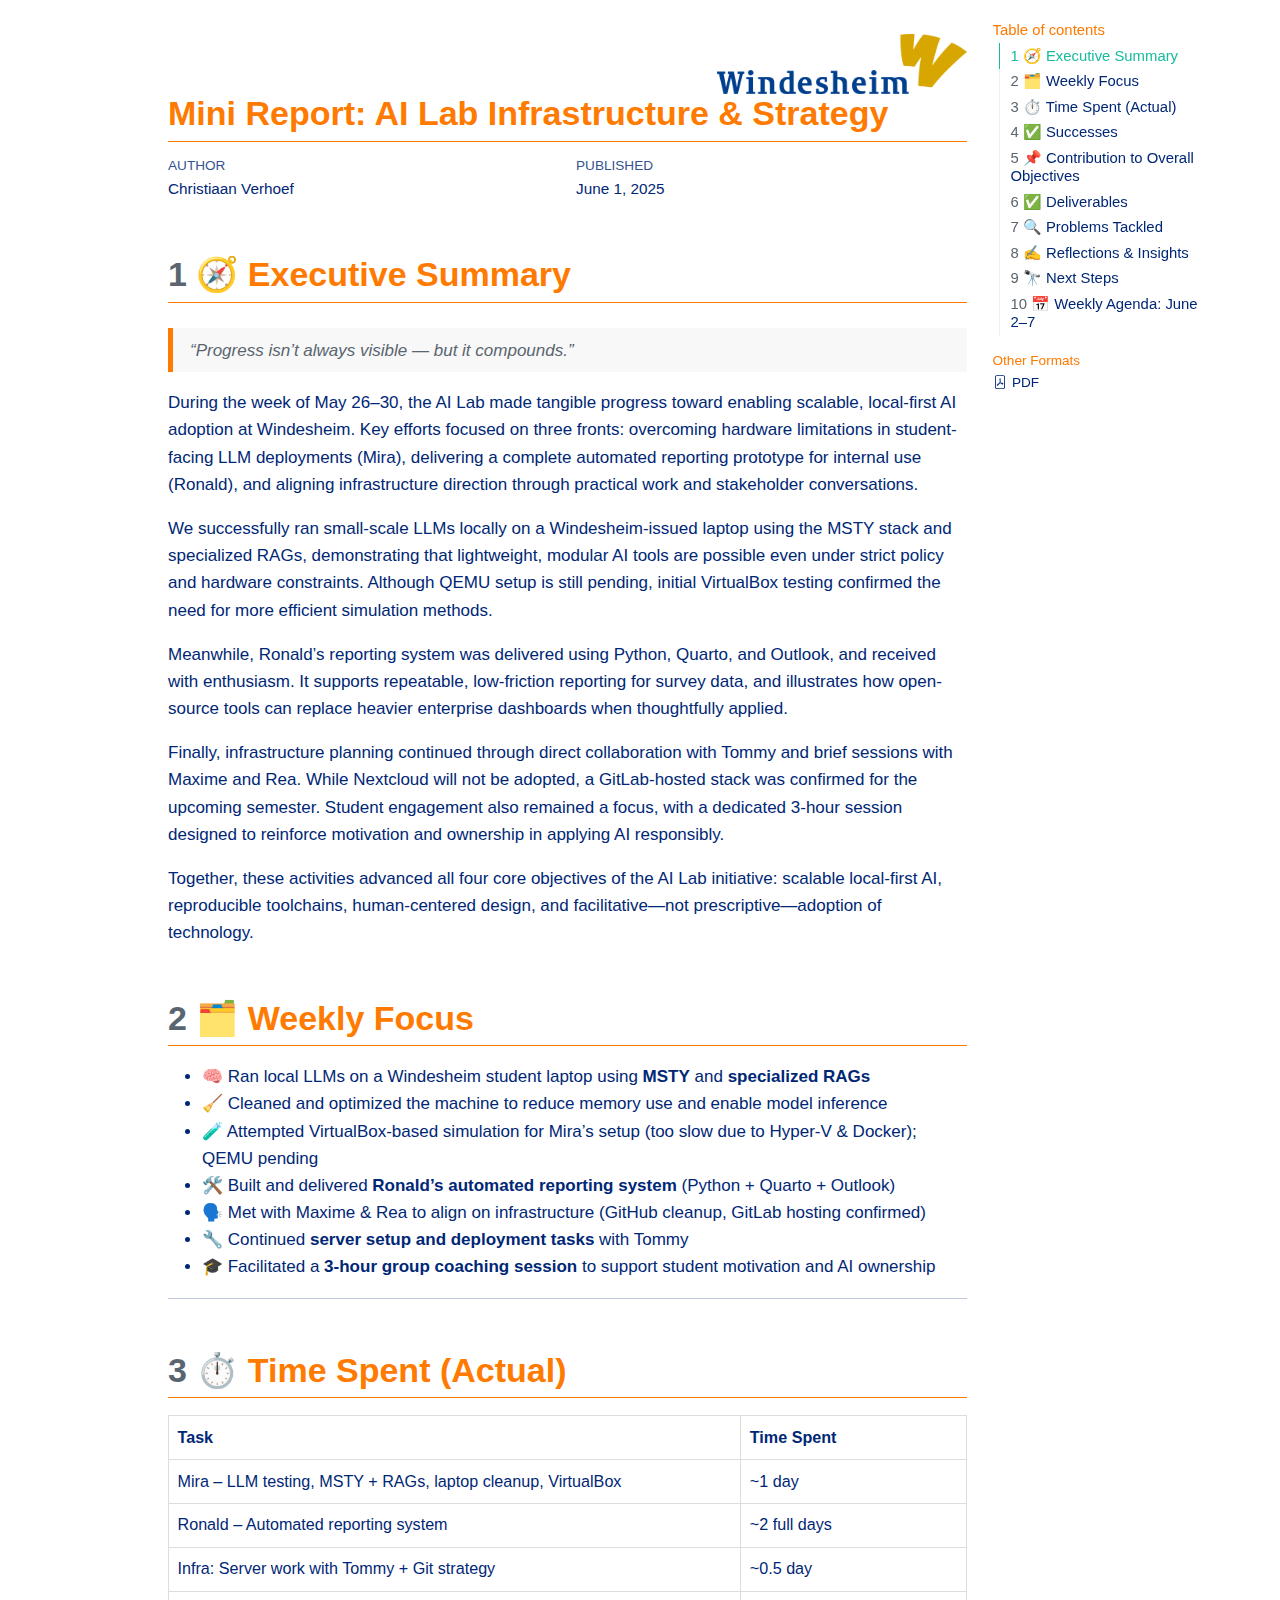
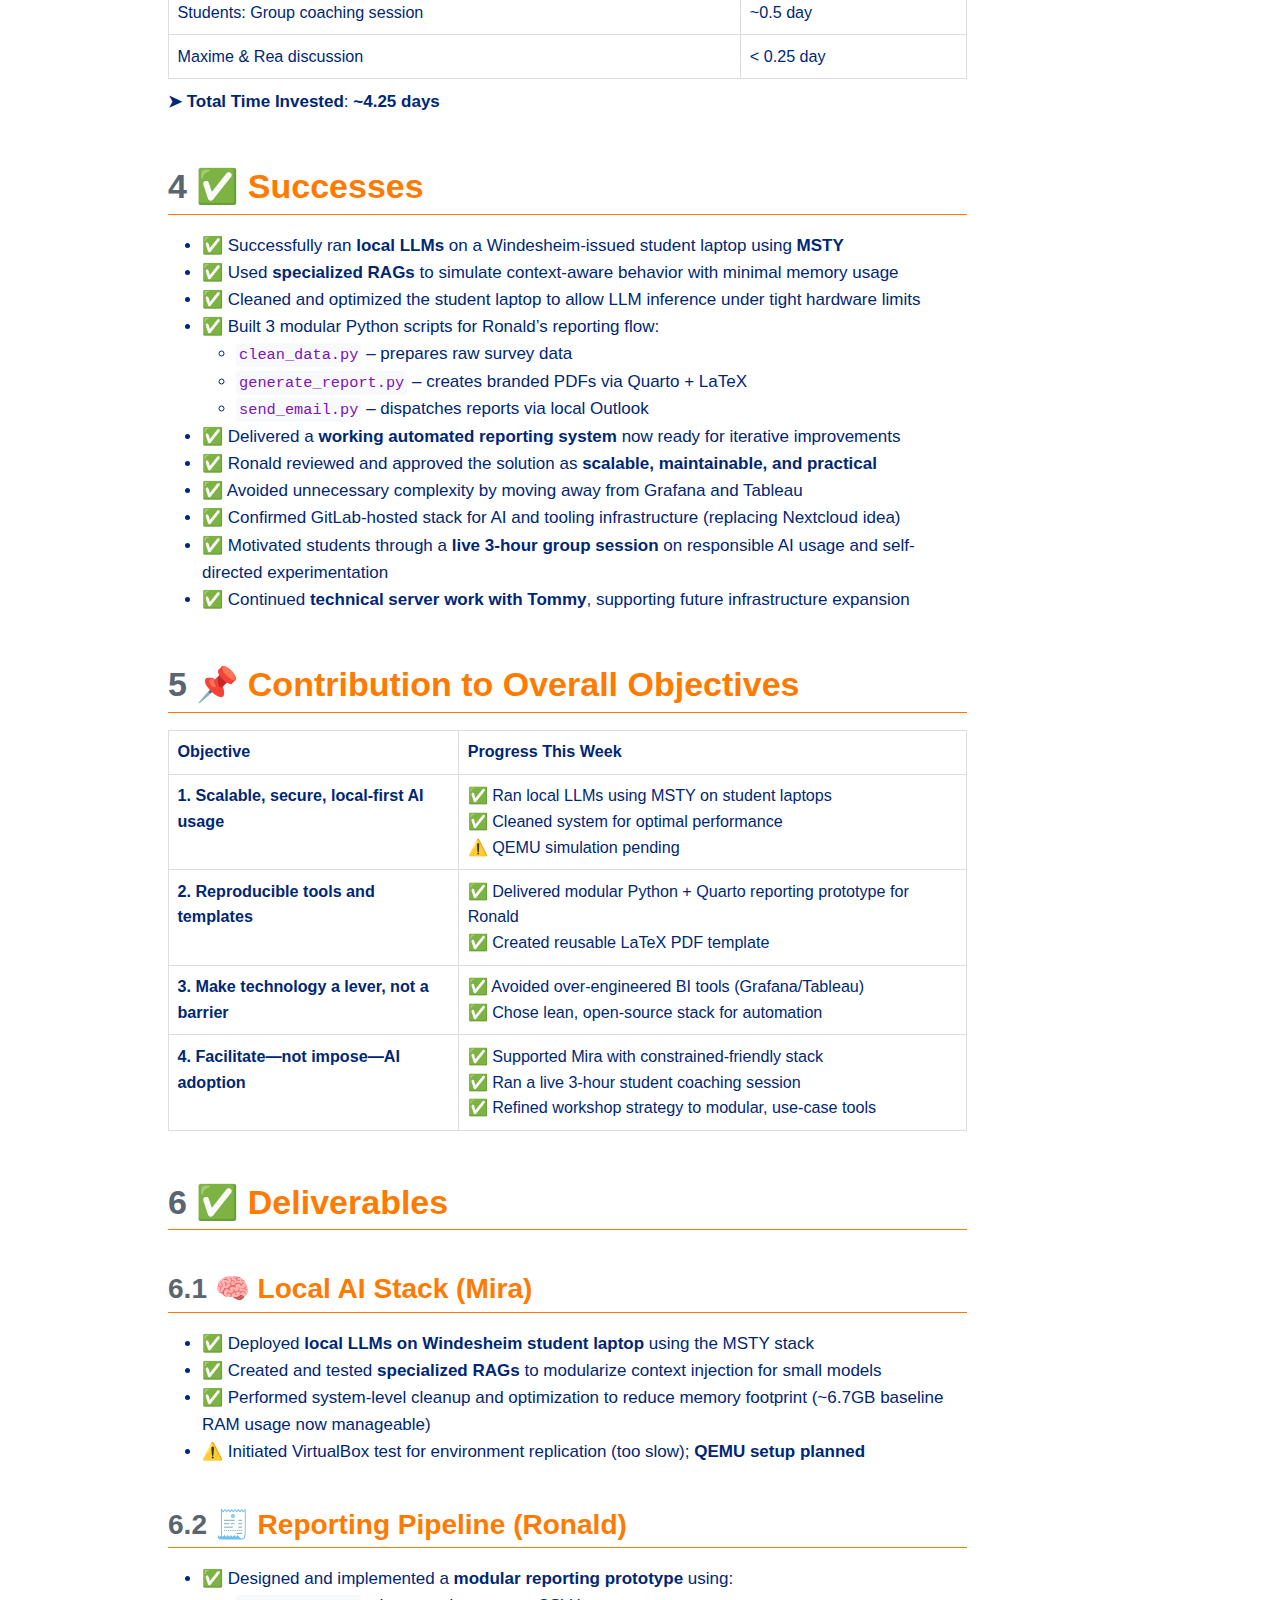
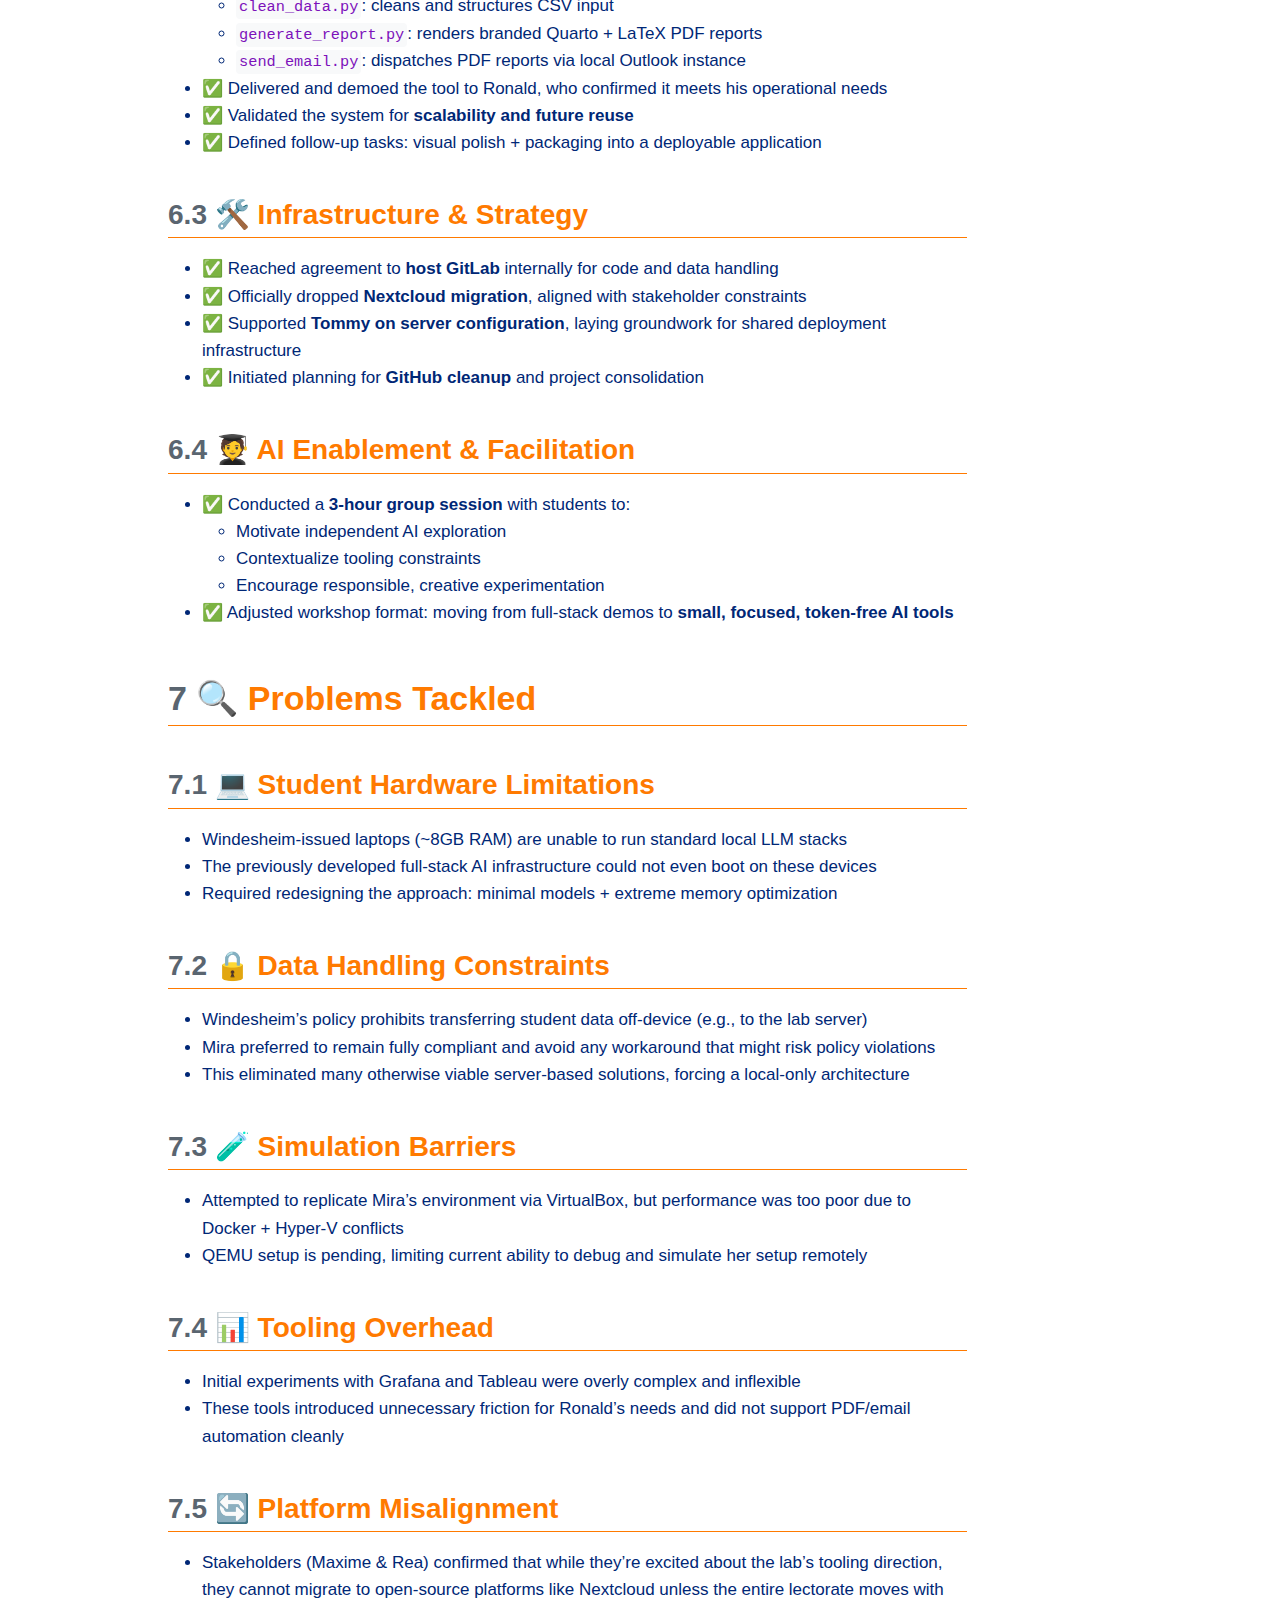
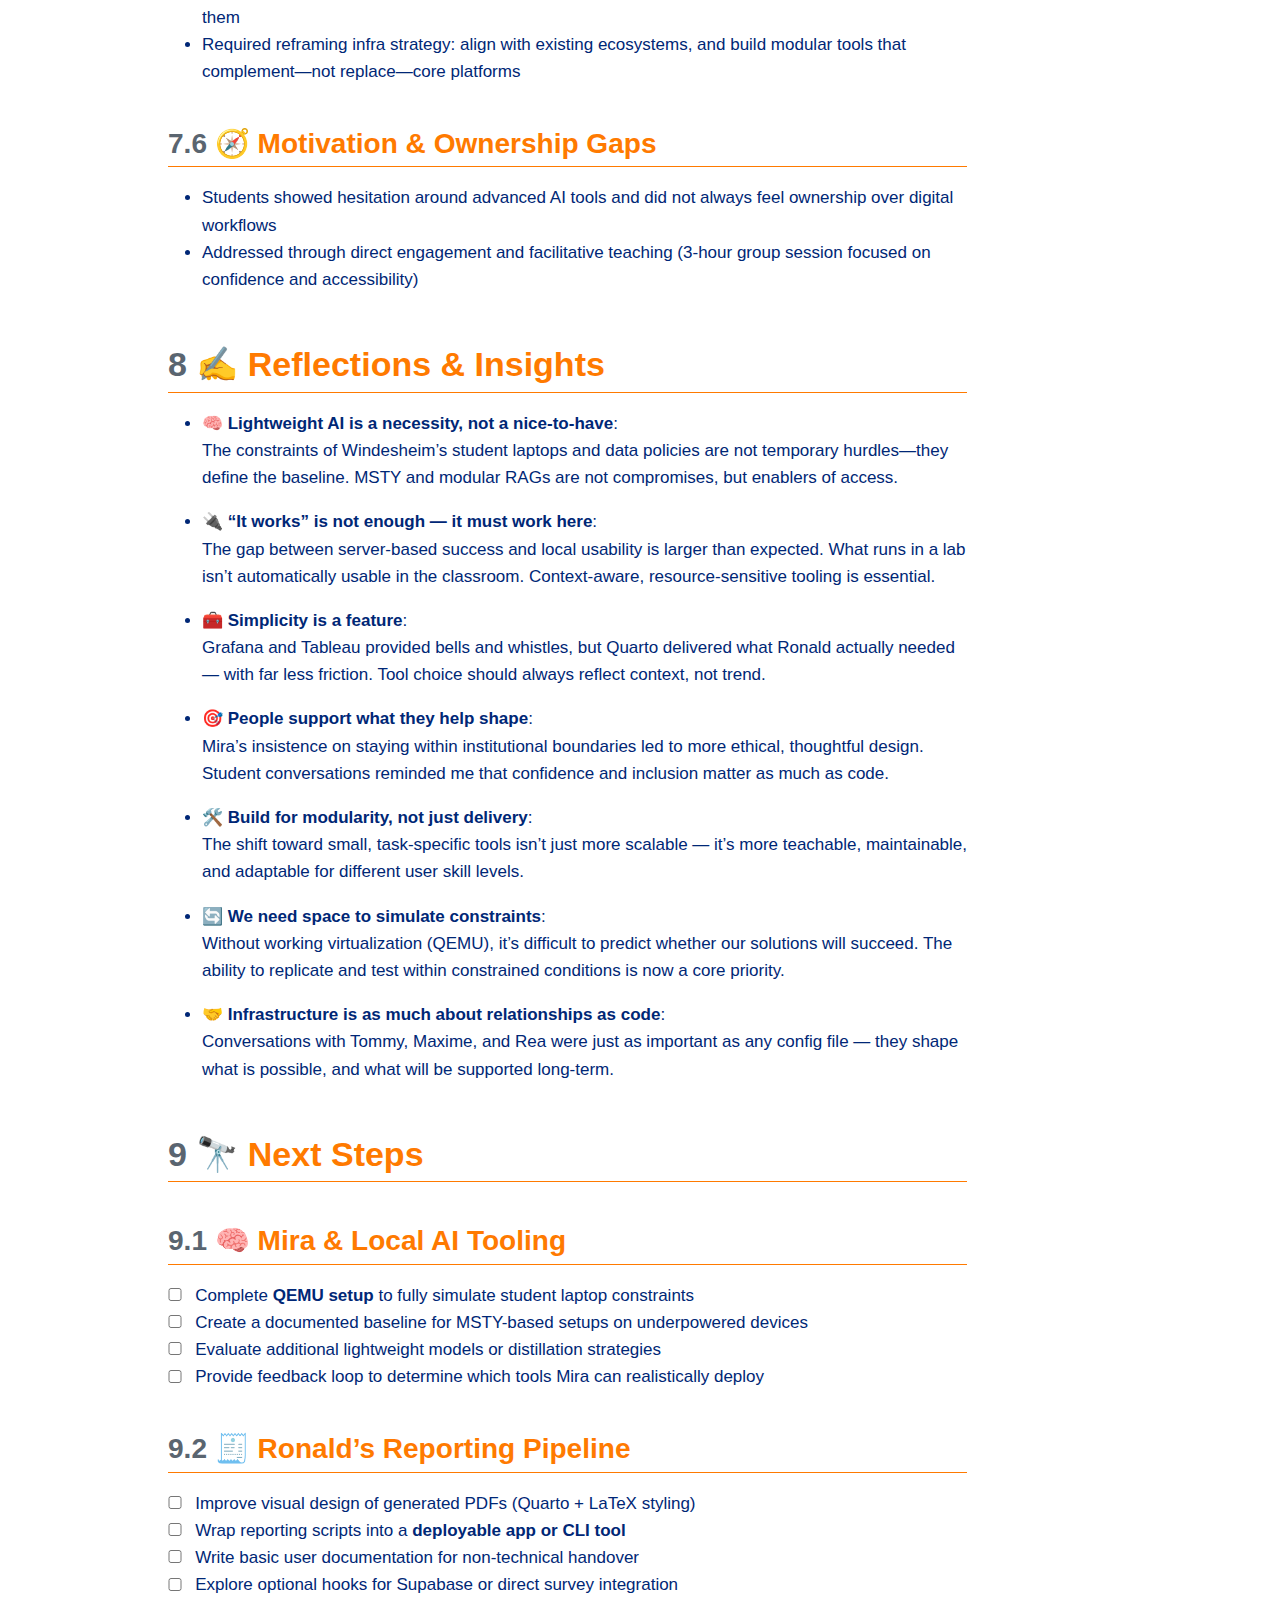
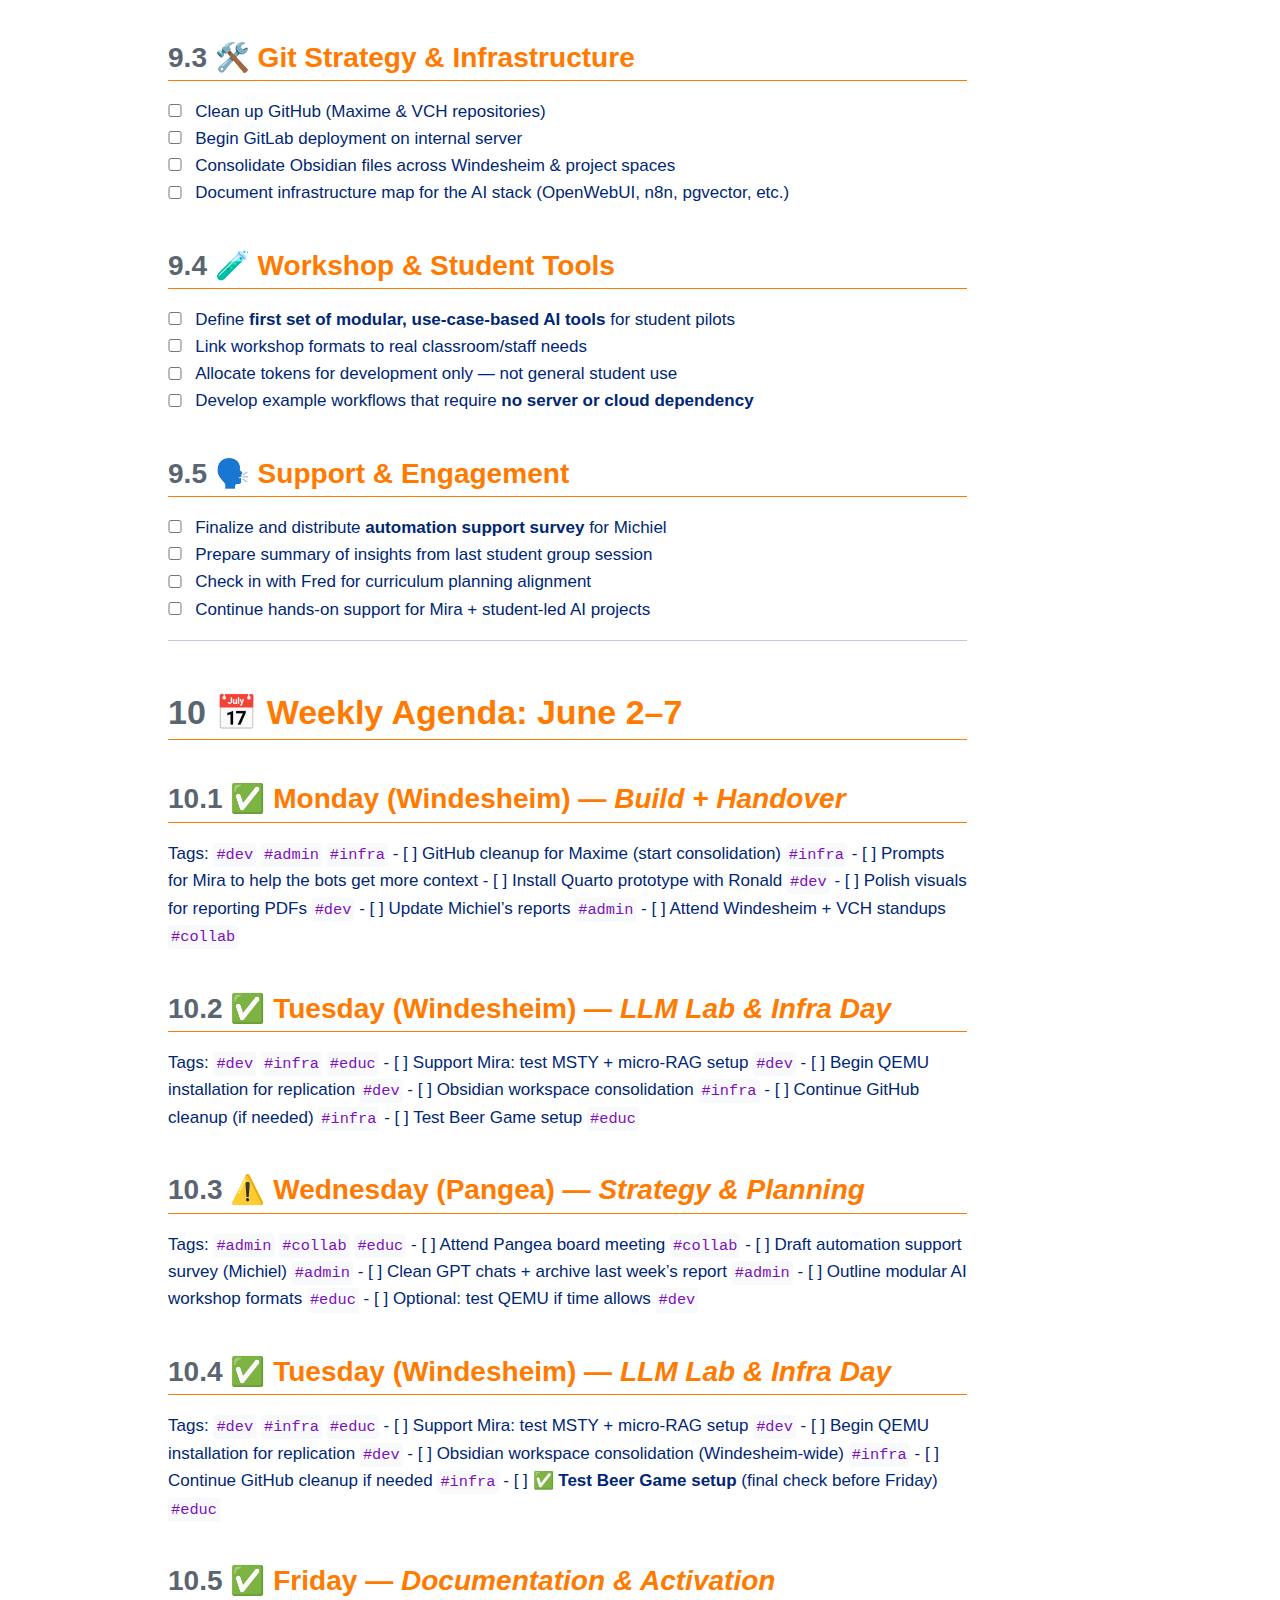
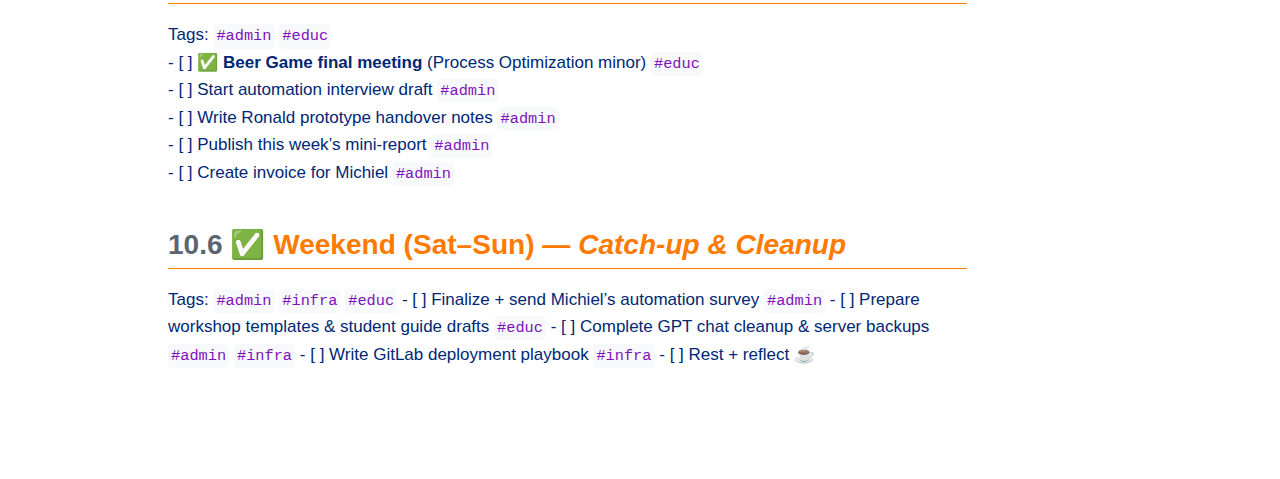
<file: Report-2025-06-02.html>
<!DOCTYPE html>
<html xmlns="http://www.w3.org/1999/xhtml" lang="en" xml:lang="en"><head>

<meta charset="utf-8">
<meta name="generator" content="quarto-1.7.23">

<meta name="viewport" content="width=device-width, initial-scale=1.0, user-scalable=yes">

<meta name="author" content="Christiaan Verhoef">
<meta name="dcterms.date" content="2025-06-01">

<title>Mini Report: AI Lab Infrastructure &amp; Strategy</title>
<style>
code{white-space: pre-wrap;}
span.smallcaps{font-variant: small-caps;}
div.columns{display: flex; gap: min(4vw, 1.5em);}
div.column{flex: auto; overflow-x: auto;}
div.hanging-indent{margin-left: 1.5em; text-indent: -1.5em;}
ul.task-list{list-style: none;}
ul.task-list li input[type="checkbox"] {
  width: 0.8em;
  margin: 0 0.8em 0.2em -1em; /* quarto-specific, see https://github.com/quarto-dev/quarto-cli/issues/4556 */ 
  vertical-align: middle;
}
</style>


<script src="Report-2025-06-02_files/libs/clipboard/clipboard.min.js"></script>
<script src="Report-2025-06-02_files/libs/quarto-html/quarto.js" type="module"></script>
<script src="Report-2025-06-02_files/libs/quarto-html/tabsets/tabsets.js" type="module"></script>
<script src="Report-2025-06-02_files/libs/quarto-html/popper.min.js"></script>
<script src="Report-2025-06-02_files/libs/quarto-html/tippy.umd.min.js"></script>
<script src="Report-2025-06-02_files/libs/quarto-html/anchor.min.js"></script>
<link href="Report-2025-06-02_files/libs/quarto-html/tippy.css" rel="stylesheet">
<link href="Report-2025-06-02_files/libs/quarto-html/quarto-syntax-highlighting-226bd0f977fa82dfae4534cac220d79a.css" rel="stylesheet" id="quarto-text-highlighting-styles">
<script src="Report-2025-06-02_files/libs/bootstrap/bootstrap.min.js"></script>
<link href="Report-2025-06-02_files/libs/bootstrap/bootstrap-icons.css" rel="stylesheet">
<link href="Report-2025-06-02_files/libs/bootstrap/bootstrap-2123b54c9d9186f025b29cd6c174ee24.min.css" rel="stylesheet" append-hash="true" id="quarto-bootstrap" data-mode="light">


<link rel="stylesheet" href="css/styles.css">
</head>

<body class="quarto-light">

<div id="quarto-content" class="page-columns page-rows-contents page-layout-article">
<div id="quarto-margin-sidebar" class="sidebar margin-sidebar">
  <nav id="TOC" role="doc-toc" class="toc-active">
    <h2 id="toc-title">Table of contents</h2>
   
  <ul>
  <li><a href="#executive-summary" id="toc-executive-summary" class="nav-link active" data-scroll-target="#executive-summary"><span class="header-section-number">1</span> 🧭 Executive Summary</a></li>
  <li><a href="#weekly-focus" id="toc-weekly-focus" class="nav-link" data-scroll-target="#weekly-focus"><span class="header-section-number">2</span> 🗂️ Weekly Focus</a></li>
  <li><a href="#time-spent-actual" id="toc-time-spent-actual" class="nav-link" data-scroll-target="#time-spent-actual"><span class="header-section-number">3</span> ⏱️ Time Spent (Actual)</a></li>
  <li><a href="#successes" id="toc-successes" class="nav-link" data-scroll-target="#successes"><span class="header-section-number">4</span> ✅ Successes</a></li>
  <li><a href="#contribution-to-overall-objectives" id="toc-contribution-to-overall-objectives" class="nav-link" data-scroll-target="#contribution-to-overall-objectives"><span class="header-section-number">5</span> 📌 Contribution to Overall Objectives</a></li>
  <li><a href="#deliverables" id="toc-deliverables" class="nav-link" data-scroll-target="#deliverables"><span class="header-section-number">6</span> ✅ Deliverables</a>
  <ul class="collapse">
  <li><a href="#local-ai-stack-mira" id="toc-local-ai-stack-mira" class="nav-link" data-scroll-target="#local-ai-stack-mira"><span class="header-section-number">6.1</span> 🧠 Local AI Stack (Mira)</a></li>
  <li><a href="#reporting-pipeline-ronald" id="toc-reporting-pipeline-ronald" class="nav-link" data-scroll-target="#reporting-pipeline-ronald"><span class="header-section-number">6.2</span> 🧾 Reporting Pipeline (Ronald)</a></li>
  <li><a href="#infrastructure-strategy" id="toc-infrastructure-strategy" class="nav-link" data-scroll-target="#infrastructure-strategy"><span class="header-section-number">6.3</span> 🛠️ Infrastructure &amp; Strategy</a></li>
  <li><a href="#ai-enablement-facilitation" id="toc-ai-enablement-facilitation" class="nav-link" data-scroll-target="#ai-enablement-facilitation"><span class="header-section-number">6.4</span> 🧑‍🎓 AI Enablement &amp; Facilitation</a></li>
  </ul></li>
  <li><a href="#problems-tackled" id="toc-problems-tackled" class="nav-link" data-scroll-target="#problems-tackled"><span class="header-section-number">7</span> 🔍 Problems Tackled</a>
  <ul class="collapse">
  <li><a href="#student-hardware-limitations" id="toc-student-hardware-limitations" class="nav-link" data-scroll-target="#student-hardware-limitations"><span class="header-section-number">7.1</span> 💻 Student Hardware Limitations</a></li>
  <li><a href="#data-handling-constraints" id="toc-data-handling-constraints" class="nav-link" data-scroll-target="#data-handling-constraints"><span class="header-section-number">7.2</span> 🔒 Data Handling Constraints</a></li>
  <li><a href="#simulation-barriers" id="toc-simulation-barriers" class="nav-link" data-scroll-target="#simulation-barriers"><span class="header-section-number">7.3</span> 🧪 Simulation Barriers</a></li>
  <li><a href="#tooling-overhead" id="toc-tooling-overhead" class="nav-link" data-scroll-target="#tooling-overhead"><span class="header-section-number">7.4</span> 📊 Tooling Overhead</a></li>
  <li><a href="#platform-misalignment" id="toc-platform-misalignment" class="nav-link" data-scroll-target="#platform-misalignment"><span class="header-section-number">7.5</span> 🔄 Platform Misalignment</a></li>
  <li><a href="#motivation-ownership-gaps" id="toc-motivation-ownership-gaps" class="nav-link" data-scroll-target="#motivation-ownership-gaps"><span class="header-section-number">7.6</span> 🧭 Motivation &amp; Ownership Gaps</a></li>
  </ul></li>
  <li><a href="#reflections-insights" id="toc-reflections-insights" class="nav-link" data-scroll-target="#reflections-insights"><span class="header-section-number">8</span> ✍️ Reflections &amp; Insights</a></li>
  <li><a href="#next-steps" id="toc-next-steps" class="nav-link" data-scroll-target="#next-steps"><span class="header-section-number">9</span> 🔭 Next Steps</a>
  <ul class="collapse">
  <li><a href="#mira-local-ai-tooling" id="toc-mira-local-ai-tooling" class="nav-link" data-scroll-target="#mira-local-ai-tooling"><span class="header-section-number">9.1</span> 🧠 Mira &amp; Local AI Tooling</a></li>
  <li><a href="#ronalds-reporting-pipeline" id="toc-ronalds-reporting-pipeline" class="nav-link" data-scroll-target="#ronalds-reporting-pipeline"><span class="header-section-number">9.2</span> 🧾 Ronald’s Reporting Pipeline</a></li>
  <li><a href="#git-strategy-infrastructure" id="toc-git-strategy-infrastructure" class="nav-link" data-scroll-target="#git-strategy-infrastructure"><span class="header-section-number">9.3</span> 🛠️ Git Strategy &amp; Infrastructure</a></li>
  <li><a href="#workshop-student-tools" id="toc-workshop-student-tools" class="nav-link" data-scroll-target="#workshop-student-tools"><span class="header-section-number">9.4</span> 🧪 Workshop &amp; Student Tools</a></li>
  <li><a href="#support-engagement" id="toc-support-engagement" class="nav-link" data-scroll-target="#support-engagement"><span class="header-section-number">9.5</span> 🗣️ Support &amp; Engagement</a></li>
  </ul></li>
  <li><a href="#weekly-agenda-june-27" id="toc-weekly-agenda-june-27" class="nav-link" data-scroll-target="#weekly-agenda-june-27"><span class="header-section-number">10</span> 📅 Weekly Agenda: June 2–7</a>
  <ul class="collapse">
  <li><a href="#monday-windesheim-build-handover" id="toc-monday-windesheim-build-handover" class="nav-link" data-scroll-target="#monday-windesheim-build-handover"><span class="header-section-number">10.1</span> ✅ Monday (Windesheim) — <em>Build + Handover</em></a></li>
  <li><a href="#tuesday-windesheim-llm-lab-infra-day" id="toc-tuesday-windesheim-llm-lab-infra-day" class="nav-link" data-scroll-target="#tuesday-windesheim-llm-lab-infra-day"><span class="header-section-number">10.2</span> ✅ Tuesday (Windesheim) — <em>LLM Lab &amp; Infra Day</em></a></li>
  <li><a href="#wednesday-pangea-strategy-planning" id="toc-wednesday-pangea-strategy-planning" class="nav-link" data-scroll-target="#wednesday-pangea-strategy-planning"><span class="header-section-number">10.3</span> ⚠️ Wednesday (Pangea) — <em>Strategy &amp; Planning</em></a></li>
  <li><a href="#tuesday-windesheim-llm-lab-infra-day-1" id="toc-tuesday-windesheim-llm-lab-infra-day-1" class="nav-link" data-scroll-target="#tuesday-windesheim-llm-lab-infra-day-1"><span class="header-section-number">10.4</span> ✅ Tuesday (Windesheim) — <em>LLM Lab &amp; Infra Day</em></a></li>
  <li><a href="#friday-documentation-activation" id="toc-friday-documentation-activation" class="nav-link" data-scroll-target="#friday-documentation-activation"><span class="header-section-number">10.5</span> ✅ Friday — <em>Documentation &amp; Activation</em></a></li>
  <li><a href="#weekend-satsun-catch-up-cleanup" id="toc-weekend-satsun-catch-up-cleanup" class="nav-link" data-scroll-target="#weekend-satsun-catch-up-cleanup"><span class="header-section-number">10.6</span> ✅ Weekend (Sat–Sun) — <em>Catch-up &amp; Cleanup</em></a></li>
  </ul></li>
  </ul>
<div class="quarto-alternate-formats"><h2>Other Formats</h2><ul><li><a href="Report-2025-06-02.pdf"><i class="bi bi-file-pdf"></i>PDF</a></li></ul></div></nav>
</div>
<main class="content" id="quarto-document-content">
<div style="text-align: right; margin-top: 1em;">

  <img src="img/windesheim-logo.png" alt="Windesheim Logo" style="height: 60px;">

</div>


<header id="title-block-header" class="quarto-title-block default">
<div class="quarto-title">
<h1 class="title">Mini Report: AI Lab Infrastructure &amp; Strategy</h1>
</div>



<div class="quarto-title-meta">

    <div>
    <div class="quarto-title-meta-heading">Author</div>
    <div class="quarto-title-meta-contents">
             <p>Christiaan Verhoef </p>
          </div>
  </div>
    
    <div>
    <div class="quarto-title-meta-heading">Published</div>
    <div class="quarto-title-meta-contents">
      <p class="date">June 1, 2025</p>
    </div>
  </div>
  
    
  </div>
  


</header>


<section id="executive-summary" class="level1" data-number="1">
<h1 data-number="1"><span class="header-section-number">1</span> 🧭 Executive Summary</h1>
<blockquote class="blockquote">
<p>“Progress isn’t always visible — but it compounds.”</p>
</blockquote>
<p>During the week of May 26–30, the AI Lab made tangible progress toward enabling scalable, local-first AI adoption at Windesheim. Key efforts focused on three fronts: overcoming hardware limitations in student-facing LLM deployments (Mira), delivering a complete automated reporting prototype for internal use (Ronald), and aligning infrastructure direction through practical work and stakeholder conversations.</p>
<p>We successfully ran small-scale LLMs locally on a Windesheim-issued laptop using the MSTY stack and specialized RAGs, demonstrating that lightweight, modular AI tools are possible even under strict policy and hardware constraints. Although QEMU setup is still pending, initial VirtualBox testing confirmed the need for more efficient simulation methods.</p>
<p>Meanwhile, Ronald’s reporting system was delivered using Python, Quarto, and Outlook, and received with enthusiasm. It supports repeatable, low-friction reporting for survey data, and illustrates how open-source tools can replace heavier enterprise dashboards when thoughtfully applied.</p>
<p>Finally, infrastructure planning continued through direct collaboration with Tommy and brief sessions with Maxime and Rea. While Nextcloud will not be adopted, a GitLab-hosted stack was confirmed for the upcoming semester. Student engagement also remained a focus, with a dedicated 3-hour session designed to reinforce motivation and ownership in applying AI responsibly.</p>
<p>Together, these activities advanced all four core objectives of the AI Lab initiative: scalable local-first AI, reproducible toolchains, human-centered design, and facilitative—not prescriptive—adoption of technology.</p>
</section>
<section id="weekly-focus" class="level1" data-number="2">
<h1 data-number="2"><span class="header-section-number">2</span> 🗂️ Weekly Focus</h1>
<ul>
<li>🧠 Ran local LLMs on a Windesheim student laptop using <strong>MSTY</strong> and <strong>specialized RAGs</strong></li>
<li>🧹 Cleaned and optimized the machine to reduce memory use and enable model inference</li>
<li>🧪 Attempted VirtualBox-based simulation for Mira’s setup (too slow due to Hyper-V &amp; Docker); QEMU pending</li>
<li>🛠️ Built and delivered <strong>Ronald’s automated reporting system</strong> (Python + Quarto + Outlook)</li>
<li>🗣️ Met with Maxime &amp; Rea to align on infrastructure (GitHub cleanup, GitLab hosting confirmed)</li>
<li>🔧 Continued <strong>server setup and deployment tasks</strong> with Tommy</li>
<li>🎓 Facilitated a <strong>3-hour group coaching session</strong> to support student motivation and AI ownership</li>
</ul>
<hr>
</section>
<section id="time-spent-actual" class="level1" data-number="3">
<h1 data-number="3"><span class="header-section-number">3</span> ⏱️ Time Spent (Actual)</h1>
<table class="caption-top table">
<colgroup>
<col style="width: 71%">
<col style="width: 28%">
</colgroup>
<thead>
<tr class="header">
<th>Task</th>
<th>Time Spent</th>
</tr>
</thead>
<tbody>
<tr class="odd">
<td>Mira – LLM testing, MSTY + RAGs, laptop cleanup, VirtualBox</td>
<td>~1 day</td>
</tr>
<tr class="even">
<td>Ronald – Automated reporting system</td>
<td>~2 full days</td>
</tr>
<tr class="odd">
<td>Infra: Server work with Tommy + Git strategy</td>
<td>~0.5 day</td>
</tr>
<tr class="even">
<td>Students: Group coaching session</td>
<td>~0.5 day</td>
</tr>
<tr class="odd">
<td>Maxime &amp; Rea discussion</td>
<td>&lt; 0.25 day</td>
</tr>
</tbody>
</table>
<p><strong>➤ Total Time Invested</strong>: <strong>~4.25 days</strong></p>
</section>
<section id="successes" class="level1" data-number="4">
<h1 data-number="4"><span class="header-section-number">4</span> ✅ Successes</h1>
<ul>
<li>✅ Successfully ran <strong>local LLMs</strong> on a Windesheim-issued student laptop using <strong>MSTY</strong></li>
<li>✅ Used <strong>specialized RAGs</strong> to simulate context-aware behavior with minimal memory usage</li>
<li>✅ Cleaned and optimized the student laptop to allow LLM inference under tight hardware limits</li>
<li>✅ Built 3 modular Python scripts for Ronald’s reporting flow:
<ul>
<li><code>clean_data.py</code> – prepares raw survey data</li>
<li><code>generate_report.py</code> – creates branded PDFs via Quarto + LaTeX</li>
<li><code>send_email.py</code> – dispatches reports via local Outlook</li>
</ul></li>
<li>✅ Delivered a <strong>working automated reporting system</strong> now ready for iterative improvements</li>
<li>✅ Ronald reviewed and approved the solution as <strong>scalable, maintainable, and practical</strong></li>
<li>✅ Avoided unnecessary complexity by moving away from Grafana and Tableau</li>
<li>✅ Confirmed GitLab-hosted stack for AI and tooling infrastructure (replacing Nextcloud idea)</li>
<li>✅ Motivated students through a <strong>live 3-hour group session</strong> on responsible AI usage and self-directed experimentation</li>
<li>✅ Continued <strong>technical server work with Tommy</strong>, supporting future infrastructure expansion</li>
</ul>
</section>
<section id="contribution-to-overall-objectives" class="level1" data-number="5">
<h1 data-number="5"><span class="header-section-number">5</span> 📌 Contribution to Overall Objectives</h1>
<table class="caption-top table">
<colgroup>
<col style="width: 36%">
<col style="width: 63%">
</colgroup>
<thead>
<tr class="header">
<th>Objective</th>
<th>Progress This Week</th>
</tr>
</thead>
<tbody>
<tr class="odd">
<td><strong>1. Scalable, secure, local-first AI usage</strong></td>
<td>✅ Ran local LLMs using MSTY on student laptops<br>✅ Cleaned system for optimal performance<br>⚠️ QEMU simulation pending</td>
</tr>
<tr class="even">
<td><strong>2. Reproducible tools and templates</strong></td>
<td>✅ Delivered modular Python + Quarto reporting prototype for Ronald<br>✅ Created reusable LaTeX PDF template</td>
</tr>
<tr class="odd">
<td><strong>3. Make technology a lever, not a barrier</strong></td>
<td>✅ Avoided over-engineered BI tools (Grafana/Tableau)<br>✅ Chose lean, open-source stack for automation</td>
</tr>
<tr class="even">
<td><strong>4. Facilitate—not impose—AI adoption</strong></td>
<td>✅ Supported Mira with constrained-friendly stack<br>✅ Ran a live 3-hour student coaching session<br>✅ Refined workshop strategy to modular, use-case tools</td>
</tr>
</tbody>
</table>
</section>
<section id="deliverables" class="level1" data-number="6">
<h1 data-number="6"><span class="header-section-number">6</span> ✅ Deliverables</h1>
<section id="local-ai-stack-mira" class="level2" data-number="6.1">
<h2 data-number="6.1" class="anchored" data-anchor-id="local-ai-stack-mira"><span class="header-section-number">6.1</span> 🧠 Local AI Stack (Mira)</h2>
<ul>
<li>✅ Deployed <strong>local LLMs on Windesheim student laptop</strong> using the MSTY stack</li>
<li>✅ Created and tested <strong>specialized RAGs</strong> to modularize context injection for small models</li>
<li>✅ Performed system-level cleanup and optimization to reduce memory footprint (~6.7GB baseline RAM usage now manageable)</li>
<li>⚠️ Initiated VirtualBox test for environment replication (too slow); <strong>QEMU setup planned</strong></li>
</ul>
</section>
<section id="reporting-pipeline-ronald" class="level2" data-number="6.2">
<h2 data-number="6.2" class="anchored" data-anchor-id="reporting-pipeline-ronald"><span class="header-section-number">6.2</span> 🧾 Reporting Pipeline (Ronald)</h2>
<ul>
<li>✅ Designed and implemented a <strong>modular reporting prototype</strong> using:
<ul>
<li><code>clean_data.py</code>: cleans and structures CSV input</li>
<li><code>generate_report.py</code>: renders branded Quarto + LaTeX PDF reports</li>
<li><code>send_email.py</code>: dispatches PDF reports via local Outlook instance</li>
</ul></li>
<li>✅ Delivered and demoed the tool to Ronald, who confirmed it meets his operational needs</li>
<li>✅ Validated the system for <strong>scalability and future reuse</strong></li>
<li>✅ Defined follow-up tasks: visual polish + packaging into a deployable application</li>
</ul>
</section>
<section id="infrastructure-strategy" class="level2" data-number="6.3">
<h2 data-number="6.3" class="anchored" data-anchor-id="infrastructure-strategy"><span class="header-section-number">6.3</span> 🛠️ Infrastructure &amp; Strategy</h2>
<ul>
<li>✅ Reached agreement to <strong>host GitLab</strong> internally for code and data handling</li>
<li>✅ Officially dropped <strong>Nextcloud migration</strong>, aligned with stakeholder constraints</li>
<li>✅ Supported <strong>Tommy on server configuration</strong>, laying groundwork for shared deployment infrastructure</li>
<li>✅ Initiated planning for <strong>GitHub cleanup</strong> and project consolidation</li>
</ul>
</section>
<section id="ai-enablement-facilitation" class="level2" data-number="6.4">
<h2 data-number="6.4" class="anchored" data-anchor-id="ai-enablement-facilitation"><span class="header-section-number">6.4</span> 🧑‍🎓 AI Enablement &amp; Facilitation</h2>
<ul>
<li>✅ Conducted a <strong>3-hour group session</strong> with students to:
<ul>
<li>Motivate independent AI exploration</li>
<li>Contextualize tooling constraints</li>
<li>Encourage responsible, creative experimentation</li>
</ul></li>
<li>✅ Adjusted workshop format: moving from full-stack demos to <strong>small, focused, token-free AI tools</strong></li>
</ul>
</section>
</section>
<section id="problems-tackled" class="level1" data-number="7">
<h1 data-number="7"><span class="header-section-number">7</span> 🔍 Problems Tackled</h1>
<section id="student-hardware-limitations" class="level2" data-number="7.1">
<h2 data-number="7.1" class="anchored" data-anchor-id="student-hardware-limitations"><span class="header-section-number">7.1</span> 💻 Student Hardware Limitations</h2>
<ul>
<li>Windesheim-issued laptops (~8GB RAM) are unable to run standard local LLM stacks</li>
<li>The previously developed full-stack AI infrastructure could not even boot on these devices</li>
<li>Required redesigning the approach: minimal models + extreme memory optimization</li>
</ul>
</section>
<section id="data-handling-constraints" class="level2" data-number="7.2">
<h2 data-number="7.2" class="anchored" data-anchor-id="data-handling-constraints"><span class="header-section-number">7.2</span> 🔒 Data Handling Constraints</h2>
<ul>
<li>Windesheim’s policy prohibits transferring student data off-device (e.g., to the lab server)</li>
<li>Mira preferred to remain fully compliant and avoid any workaround that might risk policy violations</li>
<li>This eliminated many otherwise viable server-based solutions, forcing a local-only architecture</li>
</ul>
</section>
<section id="simulation-barriers" class="level2" data-number="7.3">
<h2 data-number="7.3" class="anchored" data-anchor-id="simulation-barriers"><span class="header-section-number">7.3</span> 🧪 Simulation Barriers</h2>
<ul>
<li>Attempted to replicate Mira’s environment via VirtualBox, but performance was too poor due to Docker + Hyper-V conflicts</li>
<li>QEMU setup is pending, limiting current ability to debug and simulate her setup remotely</li>
</ul>
</section>
<section id="tooling-overhead" class="level2" data-number="7.4">
<h2 data-number="7.4" class="anchored" data-anchor-id="tooling-overhead"><span class="header-section-number">7.4</span> 📊 Tooling Overhead</h2>
<ul>
<li>Initial experiments with Grafana and Tableau were overly complex and inflexible</li>
<li>These tools introduced unnecessary friction for Ronald’s needs and did not support PDF/email automation cleanly</li>
</ul>
</section>
<section id="platform-misalignment" class="level2" data-number="7.5">
<h2 data-number="7.5" class="anchored" data-anchor-id="platform-misalignment"><span class="header-section-number">7.5</span> 🔄 Platform Misalignment</h2>
<ul>
<li>Stakeholders (Maxime &amp; Rea) confirmed that while they’re excited about the lab’s tooling direction, they cannot migrate to open-source platforms like Nextcloud unless the entire lectorate moves with them</li>
<li>Required reframing infra strategy: align with existing ecosystems, and build modular tools that complement—not replace—core platforms</li>
</ul>
</section>
<section id="motivation-ownership-gaps" class="level2" data-number="7.6">
<h2 data-number="7.6" class="anchored" data-anchor-id="motivation-ownership-gaps"><span class="header-section-number">7.6</span> 🧭 Motivation &amp; Ownership Gaps</h2>
<ul>
<li>Students showed hesitation around advanced AI tools and did not always feel ownership over digital workflows</li>
<li>Addressed through direct engagement and facilitative teaching (3-hour group session focused on confidence and accessibility)</li>
</ul>
</section>
</section>
<section id="reflections-insights" class="level1" data-number="8">
<h1 data-number="8"><span class="header-section-number">8</span> ✍️ Reflections &amp; Insights</h1>
<ul>
<li><p>🧠 <strong>Lightweight AI is a necessity, not a nice-to-have</strong>:<br>
The constraints of Windesheim’s student laptops and data policies are not temporary hurdles—they define the baseline. MSTY and modular RAGs are not compromises, but enablers of access.</p></li>
<li><p>🔌 <strong>“It works” is not enough — it must work here</strong>:<br>
The gap between server-based success and local usability is larger than expected. What runs in a lab isn’t automatically usable in the classroom. Context-aware, resource-sensitive tooling is essential.</p></li>
<li><p>🧰 <strong>Simplicity is a feature</strong>:<br>
Grafana and Tableau provided bells and whistles, but Quarto delivered what Ronald actually needed — with far less friction. Tool choice should always reflect context, not trend.</p></li>
<li><p>🎯 <strong>People support what they help shape</strong>:<br>
Mira’s insistence on staying within institutional boundaries led to more ethical, thoughtful design. Student conversations reminded me that confidence and inclusion matter as much as code.</p></li>
<li><p>🛠️ <strong>Build for modularity, not just delivery</strong>:<br>
The shift toward small, task-specific tools isn’t just more scalable — it’s more teachable, maintainable, and adaptable for different user skill levels.</p></li>
<li><p>🔄 <strong>We need space to simulate constraints</strong>:<br>
Without working virtualization (QEMU), it’s difficult to predict whether our solutions will succeed. The ability to replicate and test within constrained conditions is now a core priority.</p></li>
<li><p>🤝 <strong>Infrastructure is as much about relationships as code</strong>:<br>
Conversations with Tommy, Maxime, and Rea were just as important as any config file — they shape what is possible, and what will be supported long-term.</p></li>
</ul>
</section>
<section id="next-steps" class="level1" data-number="9">
<h1 data-number="9"><span class="header-section-number">9</span> 🔭 Next Steps</h1>
<section id="mira-local-ai-tooling" class="level2" data-number="9.1">
<h2 data-number="9.1" class="anchored" data-anchor-id="mira-local-ai-tooling"><span class="header-section-number">9.1</span> 🧠 Mira &amp; Local AI Tooling</h2>
<ul class="task-list">
<li><label><input type="checkbox">Complete <strong>QEMU setup</strong> to fully simulate student laptop constraints<br>
</label></li>
<li><label><input type="checkbox">Create a documented baseline for MSTY-based setups on underpowered devices<br>
</label></li>
<li><label><input type="checkbox">Evaluate additional lightweight models or distillation strategies<br>
</label></li>
<li><label><input type="checkbox">Provide feedback loop to determine which tools Mira can realistically deploy</label></li>
</ul>
</section>
<section id="ronalds-reporting-pipeline" class="level2" data-number="9.2">
<h2 data-number="9.2" class="anchored" data-anchor-id="ronalds-reporting-pipeline"><span class="header-section-number">9.2</span> 🧾 Ronald’s Reporting Pipeline</h2>
<ul class="task-list">
<li><label><input type="checkbox">Improve visual design of generated PDFs (Quarto + LaTeX styling)<br>
</label></li>
<li><label><input type="checkbox">Wrap reporting scripts into a <strong>deployable app or CLI tool</strong><br>
</label></li>
<li><label><input type="checkbox">Write basic user documentation for non-technical handover<br>
</label></li>
<li><label><input type="checkbox">Explore optional hooks for Supabase or direct survey integration</label></li>
</ul>
</section>
<section id="git-strategy-infrastructure" class="level2" data-number="9.3">
<h2 data-number="9.3" class="anchored" data-anchor-id="git-strategy-infrastructure"><span class="header-section-number">9.3</span> 🛠️ Git Strategy &amp; Infrastructure</h2>
<ul class="task-list">
<li><label><input type="checkbox">Clean up GitHub (Maxime &amp; VCH repositories)<br>
</label></li>
<li><label><input type="checkbox">Begin GitLab deployment on internal server<br>
</label></li>
<li><label><input type="checkbox">Consolidate Obsidian files across Windesheim &amp; project spaces<br>
</label></li>
<li><label><input type="checkbox">Document infrastructure map for the AI stack (OpenWebUI, n8n, pgvector, etc.)</label></li>
</ul>
</section>
<section id="workshop-student-tools" class="level2" data-number="9.4">
<h2 data-number="9.4" class="anchored" data-anchor-id="workshop-student-tools"><span class="header-section-number">9.4</span> 🧪 Workshop &amp; Student Tools</h2>
<ul class="task-list">
<li><label><input type="checkbox">Define <strong>first set of modular, use-case-based AI tools</strong> for student pilots<br>
</label></li>
<li><label><input type="checkbox">Link workshop formats to real classroom/staff needs<br>
</label></li>
<li><label><input type="checkbox">Allocate tokens for development only — not general student use<br>
</label></li>
<li><label><input type="checkbox">Develop example workflows that require <strong>no server or cloud dependency</strong></label></li>
</ul>
</section>
<section id="support-engagement" class="level2" data-number="9.5">
<h2 data-number="9.5" class="anchored" data-anchor-id="support-engagement"><span class="header-section-number">9.5</span> 🗣️ Support &amp; Engagement</h2>
<ul class="task-list">
<li><label><input type="checkbox">Finalize and distribute <strong>automation support survey</strong> for Michiel<br>
</label></li>
<li><label><input type="checkbox">Prepare summary of insights from last student group session<br>
</label></li>
<li><label><input type="checkbox">Check in with Fred for curriculum planning alignment<br>
</label></li>
<li><label><input type="checkbox">Continue hands-on support for Mira + student-led AI projects</label></li>
</ul>
<hr>
</section>
</section>
<section id="weekly-agenda-june-27" class="level1" data-number="10">
<h1 data-number="10"><span class="header-section-number">10</span> 📅 Weekly Agenda: June 2–7</h1>
<section id="monday-windesheim-build-handover" class="level2" data-number="10.1">
<h2 data-number="10.1" class="anchored" data-anchor-id="monday-windesheim-build-handover"><span class="header-section-number">10.1</span> ✅ Monday (Windesheim) — <em>Build + Handover</em></h2>
<p>Tags: <code>#dev</code> <code>#admin</code> <code>#infra</code> - [ ] GitHub cleanup for Maxime (start consolidation) <code>#infra</code> - [ ] Prompts for Mira to help the bots get more context - [ ] Install Quarto prototype with Ronald <code>#dev</code> - [ ] Polish visuals for reporting PDFs <code>#dev</code> - [ ] Update Michiel’s reports <code>#admin</code> - [ ] Attend Windesheim + VCH standups <code>#collab</code></p>
</section>
<section id="tuesday-windesheim-llm-lab-infra-day" class="level2" data-number="10.2">
<h2 data-number="10.2" class="anchored" data-anchor-id="tuesday-windesheim-llm-lab-infra-day"><span class="header-section-number">10.2</span> ✅ Tuesday (Windesheim) — <em>LLM Lab &amp; Infra Day</em></h2>
<p>Tags: <code>#dev</code> <code>#infra</code> <code>#educ</code> - [ ] Support Mira: test MSTY + micro-RAG setup <code>#dev</code> - [ ] Begin QEMU installation for replication <code>#dev</code> - [ ] Obsidian workspace consolidation <code>#infra</code> - [ ] Continue GitHub cleanup (if needed) <code>#infra</code> - [ ] Test Beer Game setup <code>#educ</code></p>
</section>
<section id="wednesday-pangea-strategy-planning" class="level2" data-number="10.3">
<h2 data-number="10.3" class="anchored" data-anchor-id="wednesday-pangea-strategy-planning"><span class="header-section-number">10.3</span> ⚠️ Wednesday (Pangea) — <em>Strategy &amp; Planning</em></h2>
<p>Tags: <code>#admin</code> <code>#collab</code> <code>#educ</code> - [ ] Attend Pangea board meeting <code>#collab</code> - [ ] Draft automation support survey (Michiel) <code>#admin</code> - [ ] Clean GPT chats + archive last week’s report <code>#admin</code> - [ ] Outline modular AI workshop formats <code>#educ</code> - [ ] Optional: test QEMU if time allows <code>#dev</code></p>
</section>
<section id="tuesday-windesheim-llm-lab-infra-day-1" class="level2" data-number="10.4">
<h2 data-number="10.4" class="anchored" data-anchor-id="tuesday-windesheim-llm-lab-infra-day-1"><span class="header-section-number">10.4</span> ✅ Tuesday (Windesheim) — <em>LLM Lab &amp; Infra Day</em></h2>
<p>Tags: <code>#dev</code> <code>#infra</code> <code>#educ</code> - [ ] Support Mira: test MSTY + micro-RAG setup <code>#dev</code> - [ ] Begin QEMU installation for replication <code>#dev</code> - [ ] Obsidian workspace consolidation (Windesheim-wide) <code>#infra</code> - [ ] Continue GitHub cleanup if needed <code>#infra</code> - [ ] ✅ <strong>Test Beer Game setup</strong> (final check before Friday) <code>#educ</code></p>
</section>
<section id="friday-documentation-activation" class="level2" data-number="10.5">
<h2 data-number="10.5" class="anchored" data-anchor-id="friday-documentation-activation"><span class="header-section-number">10.5</span> ✅ Friday — <em>Documentation &amp; Activation</em></h2>
<p>Tags: <code>#admin</code> <code>#educ</code><br>
- [ ] ✅ <strong>Beer Game final meeting</strong> (Process Optimization minor) <code>#educ</code><br>
- [ ] Start automation interview draft <code>#admin</code><br>
- [ ] Write Ronald prototype handover notes <code>#admin</code><br>
- [ ] Publish this week’s mini-report <code>#admin</code><br>
- [ ] Create invoice for Michiel <code>#admin</code></p>
</section>
<section id="weekend-satsun-catch-up-cleanup" class="level2" data-number="10.6">
<h2 data-number="10.6" class="anchored" data-anchor-id="weekend-satsun-catch-up-cleanup"><span class="header-section-number">10.6</span> ✅ Weekend (Sat–Sun) — <em>Catch-up &amp; Cleanup</em></h2>
<p>Tags: <code>#admin</code> <code>#infra</code> <code>#educ</code> - [ ] Finalize + send Michiel’s automation survey <code>#admin</code> - [ ] Prepare workshop templates &amp; student guide drafts <code>#educ</code> - [ ] Complete GPT chat cleanup &amp; server backups <code>#admin</code> <code>#infra</code> - [ ] Write GitLab deployment playbook <code>#infra</code> - [ ] Rest + reflect ☕️</p>
</section>
</section>

</main>
<!-- /main column -->
<script id="quarto-html-after-body" type="application/javascript">
  window.document.addEventListener("DOMContentLoaded", function (event) {
    const icon = "";
    const anchorJS = new window.AnchorJS();
    anchorJS.options = {
      placement: 'right',
      icon: icon
    };
    anchorJS.add('.anchored');
    const isCodeAnnotation = (el) => {
      for (const clz of el.classList) {
        if (clz.startsWith('code-annotation-')) {                     
          return true;
        }
      }
      return false;
    }
    const onCopySuccess = function(e) {
      // button target
      const button = e.trigger;
      // don't keep focus
      button.blur();
      // flash "checked"
      button.classList.add('code-copy-button-checked');
      var currentTitle = button.getAttribute("title");
      button.setAttribute("title", "Copied!");
      let tooltip;
      if (window.bootstrap) {
        button.setAttribute("data-bs-toggle", "tooltip");
        button.setAttribute("data-bs-placement", "left");
        button.setAttribute("data-bs-title", "Copied!");
        tooltip = new bootstrap.Tooltip(button, 
          { trigger: "manual", 
            customClass: "code-copy-button-tooltip",
            offset: [0, -8]});
        tooltip.show();    
      }
      setTimeout(function() {
        if (tooltip) {
          tooltip.hide();
          button.removeAttribute("data-bs-title");
          button.removeAttribute("data-bs-toggle");
          button.removeAttribute("data-bs-placement");
        }
        button.setAttribute("title", currentTitle);
        button.classList.remove('code-copy-button-checked');
      }, 1000);
      // clear code selection
      e.clearSelection();
    }
    const getTextToCopy = function(trigger) {
        const codeEl = trigger.previousElementSibling.cloneNode(true);
        for (const childEl of codeEl.children) {
          if (isCodeAnnotation(childEl)) {
            childEl.remove();
          }
        }
        return codeEl.innerText;
    }
    const clipboard = new window.ClipboardJS('.code-copy-button:not([data-in-quarto-modal])', {
      text: getTextToCopy
    });
    clipboard.on('success', onCopySuccess);
    if (window.document.getElementById('quarto-embedded-source-code-modal')) {
      const clipboardModal = new window.ClipboardJS('.code-copy-button[data-in-quarto-modal]', {
        text: getTextToCopy,
        container: window.document.getElementById('quarto-embedded-source-code-modal')
      });
      clipboardModal.on('success', onCopySuccess);
    }
      var localhostRegex = new RegExp(/^(?:http|https):\/\/localhost\:?[0-9]*\//);
      var mailtoRegex = new RegExp(/^mailto:/);
        var filterRegex = new RegExp('/' + window.location.host + '/');
      var isInternal = (href) => {
          return filterRegex.test(href) || localhostRegex.test(href) || mailtoRegex.test(href);
      }
      // Inspect non-navigation links and adorn them if external
     var links = window.document.querySelectorAll('a[href]:not(.nav-link):not(.navbar-brand):not(.toc-action):not(.sidebar-link):not(.sidebar-item-toggle):not(.pagination-link):not(.no-external):not([aria-hidden]):not(.dropdown-item):not(.quarto-navigation-tool):not(.about-link)');
      for (var i=0; i<links.length; i++) {
        const link = links[i];
        if (!isInternal(link.href)) {
          // undo the damage that might have been done by quarto-nav.js in the case of
          // links that we want to consider external
          if (link.dataset.originalHref !== undefined) {
            link.href = link.dataset.originalHref;
          }
        }
      }
    function tippyHover(el, contentFn, onTriggerFn, onUntriggerFn) {
      const config = {
        allowHTML: true,
        maxWidth: 500,
        delay: 100,
        arrow: false,
        appendTo: function(el) {
            return el.parentElement;
        },
        interactive: true,
        interactiveBorder: 10,
        theme: 'quarto',
        placement: 'bottom-start',
      };
      if (contentFn) {
        config.content = contentFn;
      }
      if (onTriggerFn) {
        config.onTrigger = onTriggerFn;
      }
      if (onUntriggerFn) {
        config.onUntrigger = onUntriggerFn;
      }
      window.tippy(el, config); 
    }
    const noterefs = window.document.querySelectorAll('a[role="doc-noteref"]');
    for (var i=0; i<noterefs.length; i++) {
      const ref = noterefs[i];
      tippyHover(ref, function() {
        // use id or data attribute instead here
        let href = ref.getAttribute('data-footnote-href') || ref.getAttribute('href');
        try { href = new URL(href).hash; } catch {}
        const id = href.replace(/^#\/?/, "");
        const note = window.document.getElementById(id);
        if (note) {
          return note.innerHTML;
        } else {
          return "";
        }
      });
    }
    const xrefs = window.document.querySelectorAll('a.quarto-xref');
    const processXRef = (id, note) => {
      // Strip column container classes
      const stripColumnClz = (el) => {
        el.classList.remove("page-full", "page-columns");
        if (el.children) {
          for (const child of el.children) {
            stripColumnClz(child);
          }
        }
      }
      stripColumnClz(note)
      if (id === null || id.startsWith('sec-')) {
        // Special case sections, only their first couple elements
        const container = document.createElement("div");
        if (note.children && note.children.length > 2) {
          container.appendChild(note.children[0].cloneNode(true));
          for (let i = 1; i < note.children.length; i++) {
            const child = note.children[i];
            if (child.tagName === "P" && child.innerText === "") {
              continue;
            } else {
              container.appendChild(child.cloneNode(true));
              break;
            }
          }
          if (window.Quarto?.typesetMath) {
            window.Quarto.typesetMath(container);
          }
          return container.innerHTML
        } else {
          if (window.Quarto?.typesetMath) {
            window.Quarto.typesetMath(note);
          }
          return note.innerHTML;
        }
      } else {
        // Remove any anchor links if they are present
        const anchorLink = note.querySelector('a.anchorjs-link');
        if (anchorLink) {
          anchorLink.remove();
        }
        if (window.Quarto?.typesetMath) {
          window.Quarto.typesetMath(note);
        }
        if (note.classList.contains("callout")) {
          return note.outerHTML;
        } else {
          return note.innerHTML;
        }
      }
    }
    for (var i=0; i<xrefs.length; i++) {
      const xref = xrefs[i];
      tippyHover(xref, undefined, function(instance) {
        instance.disable();
        let url = xref.getAttribute('href');
        let hash = undefined; 
        if (url.startsWith('#')) {
          hash = url;
        } else {
          try { hash = new URL(url).hash; } catch {}
        }
        if (hash) {
          const id = hash.replace(/^#\/?/, "");
          const note = window.document.getElementById(id);
          if (note !== null) {
            try {
              const html = processXRef(id, note.cloneNode(true));
              instance.setContent(html);
            } finally {
              instance.enable();
              instance.show();
            }
          } else {
            // See if we can fetch this
            fetch(url.split('#')[0])
            .then(res => res.text())
            .then(html => {
              const parser = new DOMParser();
              const htmlDoc = parser.parseFromString(html, "text/html");
              const note = htmlDoc.getElementById(id);
              if (note !== null) {
                const html = processXRef(id, note);
                instance.setContent(html);
              } 
            }).finally(() => {
              instance.enable();
              instance.show();
            });
          }
        } else {
          // See if we can fetch a full url (with no hash to target)
          // This is a special case and we should probably do some content thinning / targeting
          fetch(url)
          .then(res => res.text())
          .then(html => {
            const parser = new DOMParser();
            const htmlDoc = parser.parseFromString(html, "text/html");
            const note = htmlDoc.querySelector('main.content');
            if (note !== null) {
              // This should only happen for chapter cross references
              // (since there is no id in the URL)
              // remove the first header
              if (note.children.length > 0 && note.children[0].tagName === "HEADER") {
                note.children[0].remove();
              }
              const html = processXRef(null, note);
              instance.setContent(html);
            } 
          }).finally(() => {
            instance.enable();
            instance.show();
          });
        }
      }, function(instance) {
      });
    }
        let selectedAnnoteEl;
        const selectorForAnnotation = ( cell, annotation) => {
          let cellAttr = 'data-code-cell="' + cell + '"';
          let lineAttr = 'data-code-annotation="' +  annotation + '"';
          const selector = 'span[' + cellAttr + '][' + lineAttr + ']';
          return selector;
        }
        const selectCodeLines = (annoteEl) => {
          const doc = window.document;
          const targetCell = annoteEl.getAttribute("data-target-cell");
          const targetAnnotation = annoteEl.getAttribute("data-target-annotation");
          const annoteSpan = window.document.querySelector(selectorForAnnotation(targetCell, targetAnnotation));
          const lines = annoteSpan.getAttribute("data-code-lines").split(",");
          const lineIds = lines.map((line) => {
            return targetCell + "-" + line;
          })
          let top = null;
          let height = null;
          let parent = null;
          if (lineIds.length > 0) {
              //compute the position of the single el (top and bottom and make a div)
              const el = window.document.getElementById(lineIds[0]);
              top = el.offsetTop;
              height = el.offsetHeight;
              parent = el.parentElement.parentElement;
            if (lineIds.length > 1) {
              const lastEl = window.document.getElementById(lineIds[lineIds.length - 1]);
              const bottom = lastEl.offsetTop + lastEl.offsetHeight;
              height = bottom - top;
            }
            if (top !== null && height !== null && parent !== null) {
              // cook up a div (if necessary) and position it 
              let div = window.document.getElementById("code-annotation-line-highlight");
              if (div === null) {
                div = window.document.createElement("div");
                div.setAttribute("id", "code-annotation-line-highlight");
                div.style.position = 'absolute';
                parent.appendChild(div);
              }
              div.style.top = top - 2 + "px";
              div.style.height = height + 4 + "px";
              div.style.left = 0;
              let gutterDiv = window.document.getElementById("code-annotation-line-highlight-gutter");
              if (gutterDiv === null) {
                gutterDiv = window.document.createElement("div");
                gutterDiv.setAttribute("id", "code-annotation-line-highlight-gutter");
                gutterDiv.style.position = 'absolute';
                const codeCell = window.document.getElementById(targetCell);
                const gutter = codeCell.querySelector('.code-annotation-gutter');
                gutter.appendChild(gutterDiv);
              }
              gutterDiv.style.top = top - 2 + "px";
              gutterDiv.style.height = height + 4 + "px";
            }
            selectedAnnoteEl = annoteEl;
          }
        };
        const unselectCodeLines = () => {
          const elementsIds = ["code-annotation-line-highlight", "code-annotation-line-highlight-gutter"];
          elementsIds.forEach((elId) => {
            const div = window.document.getElementById(elId);
            if (div) {
              div.remove();
            }
          });
          selectedAnnoteEl = undefined;
        };
          // Handle positioning of the toggle
      window.addEventListener(
        "resize",
        throttle(() => {
          elRect = undefined;
          if (selectedAnnoteEl) {
            selectCodeLines(selectedAnnoteEl);
          }
        }, 10)
      );
      function throttle(fn, ms) {
      let throttle = false;
      let timer;
        return (...args) => {
          if(!throttle) { // first call gets through
              fn.apply(this, args);
              throttle = true;
          } else { // all the others get throttled
              if(timer) clearTimeout(timer); // cancel #2
              timer = setTimeout(() => {
                fn.apply(this, args);
                timer = throttle = false;
              }, ms);
          }
        };
      }
        // Attach click handler to the DT
        const annoteDls = window.document.querySelectorAll('dt[data-target-cell]');
        for (const annoteDlNode of annoteDls) {
          annoteDlNode.addEventListener('click', (event) => {
            const clickedEl = event.target;
            if (clickedEl !== selectedAnnoteEl) {
              unselectCodeLines();
              const activeEl = window.document.querySelector('dt[data-target-cell].code-annotation-active');
              if (activeEl) {
                activeEl.classList.remove('code-annotation-active');
              }
              selectCodeLines(clickedEl);
              clickedEl.classList.add('code-annotation-active');
            } else {
              // Unselect the line
              unselectCodeLines();
              clickedEl.classList.remove('code-annotation-active');
            }
          });
        }
    const findCites = (el) => {
      const parentEl = el.parentElement;
      if (parentEl) {
        const cites = parentEl.dataset.cites;
        if (cites) {
          return {
            el,
            cites: cites.split(' ')
          };
        } else {
          return findCites(el.parentElement)
        }
      } else {
        return undefined;
      }
    };
    var bibliorefs = window.document.querySelectorAll('a[role="doc-biblioref"]');
    for (var i=0; i<bibliorefs.length; i++) {
      const ref = bibliorefs[i];
      const citeInfo = findCites(ref);
      if (citeInfo) {
        tippyHover(citeInfo.el, function() {
          var popup = window.document.createElement('div');
          citeInfo.cites.forEach(function(cite) {
            var citeDiv = window.document.createElement('div');
            citeDiv.classList.add('hanging-indent');
            citeDiv.classList.add('csl-entry');
            var biblioDiv = window.document.getElementById('ref-' + cite);
            if (biblioDiv) {
              citeDiv.innerHTML = biblioDiv.innerHTML;
            }
            popup.appendChild(citeDiv);
          });
          return popup.innerHTML;
        });
      }
    }
  });
  </script>
</div> <!-- /content -->




</body></html>
</file>
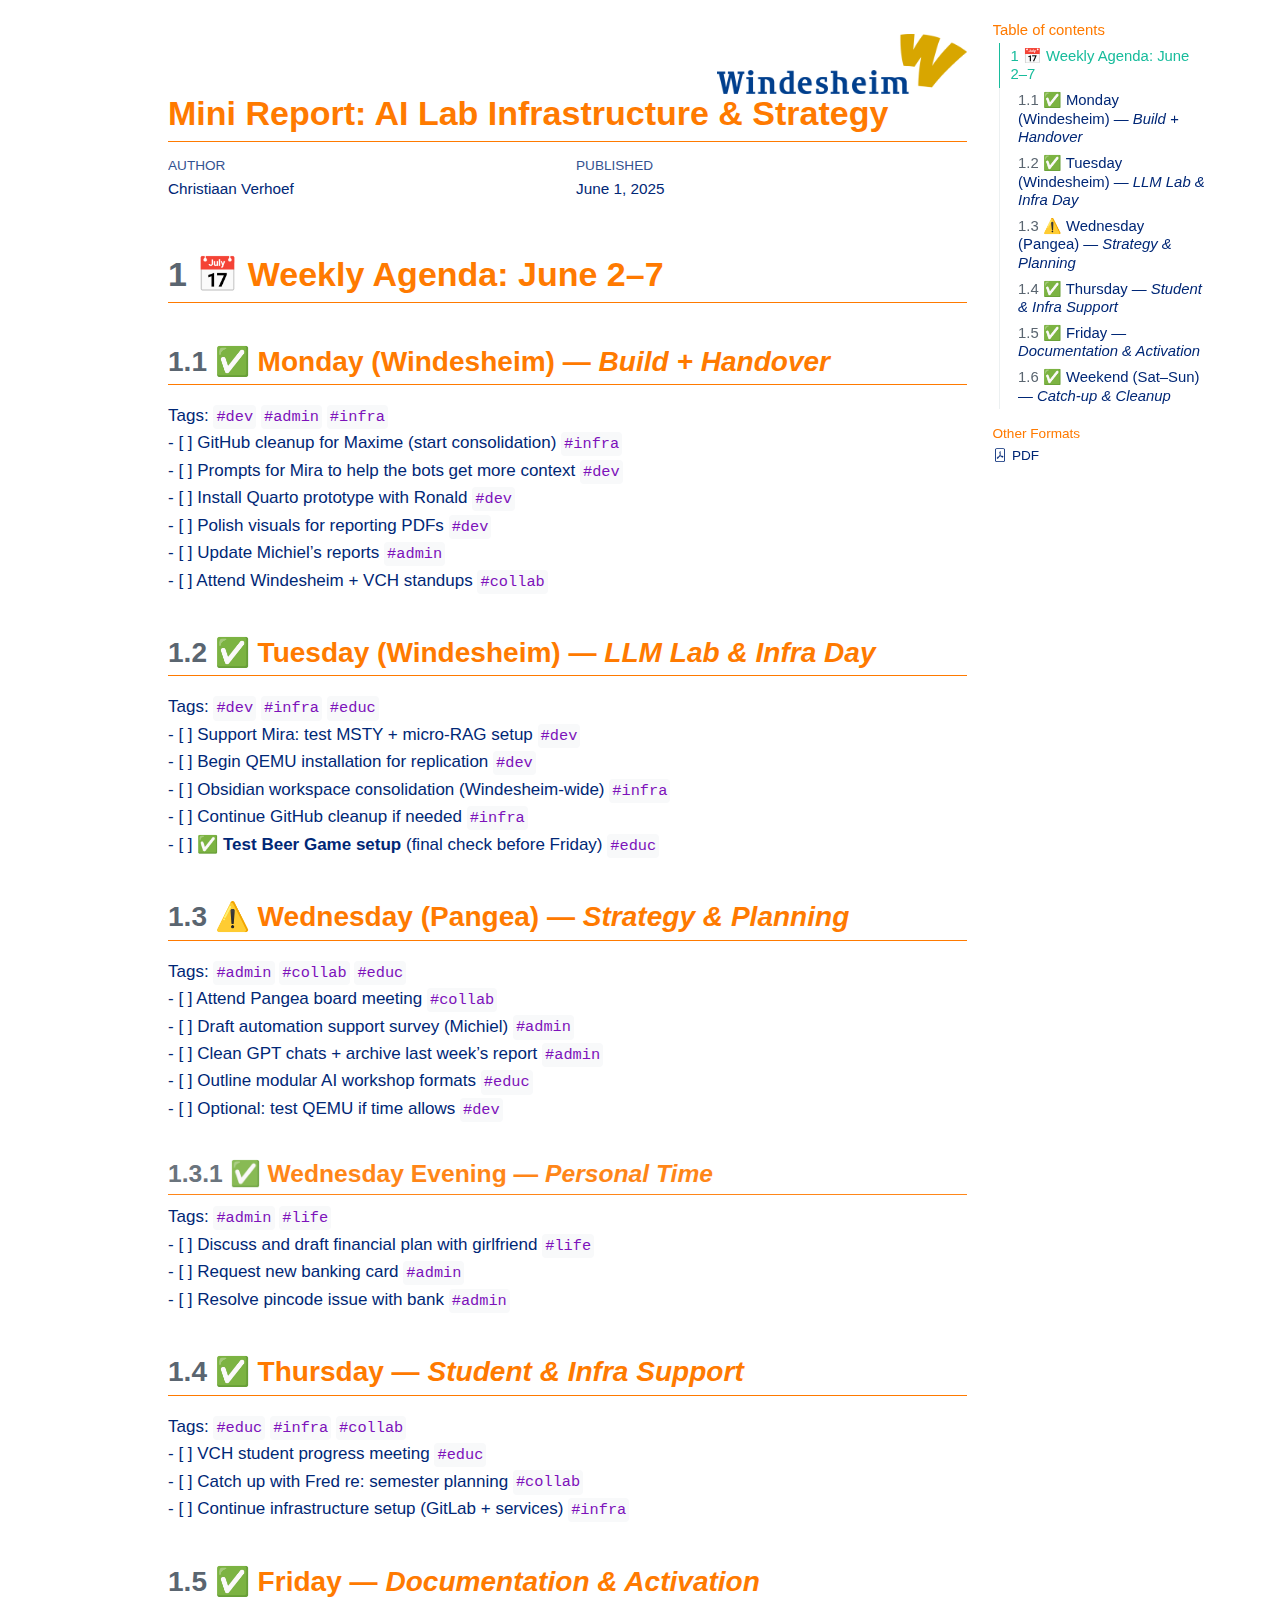
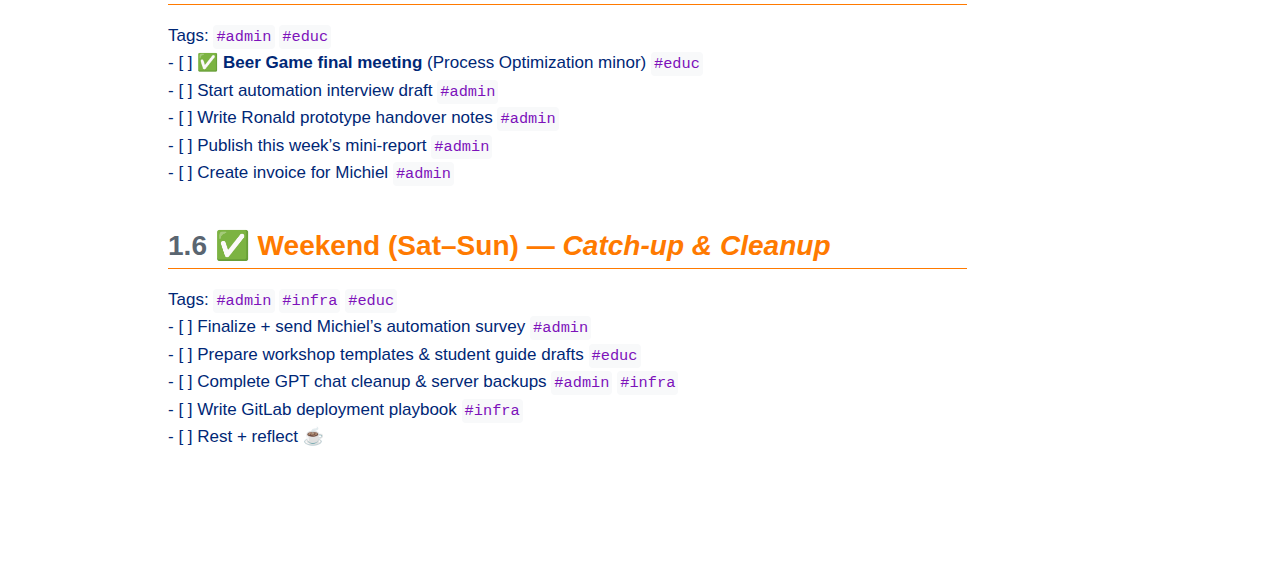
<file: Report-2025-06-09.html>
<!DOCTYPE html>
<html xmlns="http://www.w3.org/1999/xhtml" lang="en" xml:lang="en"><head>

<meta charset="utf-8">
<meta name="generator" content="quarto-1.7.23">

<meta name="viewport" content="width=device-width, initial-scale=1.0, user-scalable=yes">

<meta name="author" content="Christiaan Verhoef">
<meta name="dcterms.date" content="2025-06-01">

<title>Mini Report: AI Lab Infrastructure &amp; Strategy</title>
<style>
code{white-space: pre-wrap;}
span.smallcaps{font-variant: small-caps;}
div.columns{display: flex; gap: min(4vw, 1.5em);}
div.column{flex: auto; overflow-x: auto;}
div.hanging-indent{margin-left: 1.5em; text-indent: -1.5em;}
ul.task-list{list-style: none;}
ul.task-list li input[type="checkbox"] {
  width: 0.8em;
  margin: 0 0.8em 0.2em -1em; /* quarto-specific, see https://github.com/quarto-dev/quarto-cli/issues/4556 */ 
  vertical-align: middle;
}
</style>


<script src="Report-2025-06-09_files/libs/clipboard/clipboard.min.js"></script>
<script src="Report-2025-06-09_files/libs/quarto-html/quarto.js" type="module"></script>
<script src="Report-2025-06-09_files/libs/quarto-html/tabsets/tabsets.js" type="module"></script>
<script src="Report-2025-06-09_files/libs/quarto-html/popper.min.js"></script>
<script src="Report-2025-06-09_files/libs/quarto-html/tippy.umd.min.js"></script>
<script src="Report-2025-06-09_files/libs/quarto-html/anchor.min.js"></script>
<link href="Report-2025-06-09_files/libs/quarto-html/tippy.css" rel="stylesheet">
<link href="Report-2025-06-09_files/libs/quarto-html/quarto-syntax-highlighting-226bd0f977fa82dfae4534cac220d79a.css" rel="stylesheet" id="quarto-text-highlighting-styles">
<script src="Report-2025-06-09_files/libs/bootstrap/bootstrap.min.js"></script>
<link href="Report-2025-06-09_files/libs/bootstrap/bootstrap-icons.css" rel="stylesheet">
<link href="Report-2025-06-09_files/libs/bootstrap/bootstrap-2123b54c9d9186f025b29cd6c174ee24.min.css" rel="stylesheet" append-hash="true" id="quarto-bootstrap" data-mode="light">


<link rel="stylesheet" href="css/styles.css">
</head>

<body class="quarto-light">

<div id="quarto-content" class="page-columns page-rows-contents page-layout-article">
<div id="quarto-margin-sidebar" class="sidebar margin-sidebar">
  <nav id="TOC" role="doc-toc" class="toc-active">
    <h2 id="toc-title">Table of contents</h2>
   
  <ul>
  <li><a href="#weekly-agenda-june-27" id="toc-weekly-agenda-june-27" class="nav-link active" data-scroll-target="#weekly-agenda-june-27"><span class="header-section-number">1</span> 📅 Weekly Agenda: June 2–7</a>
  <ul class="collapse">
  <li><a href="#monday-windesheim-build-handover" id="toc-monday-windesheim-build-handover" class="nav-link" data-scroll-target="#monday-windesheim-build-handover"><span class="header-section-number">1.1</span> ✅ Monday (Windesheim) — <em>Build + Handover</em></a></li>
  <li><a href="#tuesday-windesheim-llm-lab-infra-day" id="toc-tuesday-windesheim-llm-lab-infra-day" class="nav-link" data-scroll-target="#tuesday-windesheim-llm-lab-infra-day"><span class="header-section-number">1.2</span> ✅ Tuesday (Windesheim) — <em>LLM Lab &amp; Infra Day</em></a></li>
  <li><a href="#wednesday-pangea-strategy-planning" id="toc-wednesday-pangea-strategy-planning" class="nav-link" data-scroll-target="#wednesday-pangea-strategy-planning"><span class="header-section-number">1.3</span> ⚠️ Wednesday (Pangea) — <em>Strategy &amp; Planning</em></a>
  <ul class="collapse">
  <li><a href="#wednesday-evening-personal-time" id="toc-wednesday-evening-personal-time" class="nav-link" data-scroll-target="#wednesday-evening-personal-time"><span class="header-section-number">1.3.1</span> ✅ Wednesday Evening — <em>Personal Time</em></a></li>
  </ul></li>
  <li><a href="#thursday-student-infra-support" id="toc-thursday-student-infra-support" class="nav-link" data-scroll-target="#thursday-student-infra-support"><span class="header-section-number">1.4</span> ✅ Thursday — <em>Student &amp; Infra Support</em></a></li>
  <li><a href="#friday-documentation-activation" id="toc-friday-documentation-activation" class="nav-link" data-scroll-target="#friday-documentation-activation"><span class="header-section-number">1.5</span> ✅ Friday — <em>Documentation &amp; Activation</em></a></li>
  <li><a href="#weekend-satsun-catch-up-cleanup" id="toc-weekend-satsun-catch-up-cleanup" class="nav-link" data-scroll-target="#weekend-satsun-catch-up-cleanup"><span class="header-section-number">1.6</span> ✅ Weekend (Sat–Sun) — <em>Catch-up &amp; Cleanup</em></a></li>
  </ul></li>
  </ul>
<div class="quarto-alternate-formats"><h2>Other Formats</h2><ul><li><a href="Report-2025-06-09.pdf"><i class="bi bi-file-pdf"></i>PDF</a></li></ul></div></nav>
</div>
<main class="content" id="quarto-document-content">
<div style="text-align: right; margin-top: 1em;">

  <img src="img/windesheim-logo.png" alt="Windesheim Logo" style="height: 60px;">

</div>


<header id="title-block-header" class="quarto-title-block default">
<div class="quarto-title">
<h1 class="title">Mini Report: AI Lab Infrastructure &amp; Strategy</h1>
</div>



<div class="quarto-title-meta">

    <div>
    <div class="quarto-title-meta-heading">Author</div>
    <div class="quarto-title-meta-contents">
             <p>Christiaan Verhoef </p>
          </div>
  </div>
    
    <div>
    <div class="quarto-title-meta-heading">Published</div>
    <div class="quarto-title-meta-contents">
      <p class="date">June 1, 2025</p>
    </div>
  </div>
  
    
  </div>
  


</header>


<section id="weekly-agenda-june-27" class="level1" data-number="1">
<h1 data-number="1"><span class="header-section-number">1</span> 📅 Weekly Agenda: June 2–7</h1>
<section id="monday-windesheim-build-handover" class="level2" data-number="1.1">
<h2 data-number="1.1" class="anchored" data-anchor-id="monday-windesheim-build-handover"><span class="header-section-number">1.1</span> ✅ Monday (Windesheim) — <em>Build + Handover</em></h2>
<p>Tags: <code>#dev</code> <code>#admin</code> <code>#infra</code><br>
- [ ] GitHub cleanup for Maxime (start consolidation) <code>#infra</code><br>
- [ ] Prompts for Mira to help the bots get more context <code>#dev</code><br>
- [ ] Install Quarto prototype with Ronald <code>#dev</code><br>
- [ ] Polish visuals for reporting PDFs <code>#dev</code><br>
- [ ] Update Michiel’s reports <code>#admin</code><br>
- [ ] Attend Windesheim + VCH standups <code>#collab</code></p>
</section>
<section id="tuesday-windesheim-llm-lab-infra-day" class="level2" data-number="1.2">
<h2 data-number="1.2" class="anchored" data-anchor-id="tuesday-windesheim-llm-lab-infra-day"><span class="header-section-number">1.2</span> ✅ Tuesday (Windesheim) — <em>LLM Lab &amp; Infra Day</em></h2>
<p>Tags: <code>#dev</code> <code>#infra</code> <code>#educ</code><br>
- [ ] Support Mira: test MSTY + micro-RAG setup <code>#dev</code><br>
- [ ] Begin QEMU installation for replication <code>#dev</code><br>
- [ ] Obsidian workspace consolidation (Windesheim-wide) <code>#infra</code><br>
- [ ] Continue GitHub cleanup if needed <code>#infra</code><br>
- [ ] ✅ <strong>Test Beer Game setup</strong> (final check before Friday) <code>#educ</code></p>
</section>
<section id="wednesday-pangea-strategy-planning" class="level2" data-number="1.3">
<h2 data-number="1.3" class="anchored" data-anchor-id="wednesday-pangea-strategy-planning"><span class="header-section-number">1.3</span> ⚠️ Wednesday (Pangea) — <em>Strategy &amp; Planning</em></h2>
<p>Tags: <code>#admin</code> <code>#collab</code> <code>#educ</code><br>
- [ ] Attend Pangea board meeting <code>#collab</code><br>
- [ ] Draft automation support survey (Michiel) <code>#admin</code><br>
- [ ] Clean GPT chats + archive last week’s report <code>#admin</code><br>
- [ ] Outline modular AI workshop formats <code>#educ</code><br>
- [ ] Optional: test QEMU if time allows <code>#dev</code></p>
<section id="wednesday-evening-personal-time" class="level3" data-number="1.3.1">
<h3 data-number="1.3.1" class="anchored" data-anchor-id="wednesday-evening-personal-time"><span class="header-section-number">1.3.1</span> ✅ Wednesday Evening — <em>Personal Time</em></h3>
<p>Tags: <code>#admin</code> <code>#life</code><br>
- [ ] Discuss and draft financial plan with girlfriend <code>#life</code><br>
- [ ] Request new banking card <code>#admin</code><br>
- [ ] Resolve pincode issue with bank <code>#admin</code></p>
</section>
</section>
<section id="thursday-student-infra-support" class="level2" data-number="1.4">
<h2 data-number="1.4" class="anchored" data-anchor-id="thursday-student-infra-support"><span class="header-section-number">1.4</span> ✅ Thursday — <em>Student &amp; Infra Support</em></h2>
<p>Tags: <code>#educ</code> <code>#infra</code> <code>#collab</code><br>
- [ ] VCH student progress meeting <code>#educ</code><br>
- [ ] Catch up with Fred re: semester planning <code>#collab</code><br>
- [ ] Continue infrastructure setup (GitLab + services) <code>#infra</code></p>
</section>
<section id="friday-documentation-activation" class="level2" data-number="1.5">
<h2 data-number="1.5" class="anchored" data-anchor-id="friday-documentation-activation"><span class="header-section-number">1.5</span> ✅ Friday — <em>Documentation &amp; Activation</em></h2>
<p>Tags: <code>#admin</code> <code>#educ</code><br>
- [ ] ✅ <strong>Beer Game final meeting</strong> (Process Optimization minor) <code>#educ</code><br>
- [ ] Start automation interview draft <code>#admin</code><br>
- [ ] Write Ronald prototype handover notes <code>#admin</code><br>
- [ ] Publish this week’s mini-report <code>#admin</code><br>
- [ ] Create invoice for Michiel <code>#admin</code></p>
</section>
<section id="weekend-satsun-catch-up-cleanup" class="level2" data-number="1.6">
<h2 data-number="1.6" class="anchored" data-anchor-id="weekend-satsun-catch-up-cleanup"><span class="header-section-number">1.6</span> ✅ Weekend (Sat–Sun) — <em>Catch-up &amp; Cleanup</em></h2>
<p>Tags: <code>#admin</code> <code>#infra</code> <code>#educ</code><br>
- [ ] Finalize + send Michiel’s automation survey <code>#admin</code><br>
- [ ] Prepare workshop templates &amp; student guide drafts <code>#educ</code><br>
- [ ] Complete GPT chat cleanup &amp; server backups <code>#admin</code> <code>#infra</code><br>
- [ ] Write GitLab deployment playbook <code>#infra</code><br>
- [ ] Rest + reflect ☕️</p>
</section>
</section>

</main>
<!-- /main column -->
<script id="quarto-html-after-body" type="application/javascript">
  window.document.addEventListener("DOMContentLoaded", function (event) {
    const icon = "";
    const anchorJS = new window.AnchorJS();
    anchorJS.options = {
      placement: 'right',
      icon: icon
    };
    anchorJS.add('.anchored');
    const isCodeAnnotation = (el) => {
      for (const clz of el.classList) {
        if (clz.startsWith('code-annotation-')) {                     
          return true;
        }
      }
      return false;
    }
    const onCopySuccess = function(e) {
      // button target
      const button = e.trigger;
      // don't keep focus
      button.blur();
      // flash "checked"
      button.classList.add('code-copy-button-checked');
      var currentTitle = button.getAttribute("title");
      button.setAttribute("title", "Copied!");
      let tooltip;
      if (window.bootstrap) {
        button.setAttribute("data-bs-toggle", "tooltip");
        button.setAttribute("data-bs-placement", "left");
        button.setAttribute("data-bs-title", "Copied!");
        tooltip = new bootstrap.Tooltip(button, 
          { trigger: "manual", 
            customClass: "code-copy-button-tooltip",
            offset: [0, -8]});
        tooltip.show();    
      }
      setTimeout(function() {
        if (tooltip) {
          tooltip.hide();
          button.removeAttribute("data-bs-title");
          button.removeAttribute("data-bs-toggle");
          button.removeAttribute("data-bs-placement");
        }
        button.setAttribute("title", currentTitle);
        button.classList.remove('code-copy-button-checked');
      }, 1000);
      // clear code selection
      e.clearSelection();
    }
    const getTextToCopy = function(trigger) {
        const codeEl = trigger.previousElementSibling.cloneNode(true);
        for (const childEl of codeEl.children) {
          if (isCodeAnnotation(childEl)) {
            childEl.remove();
          }
        }
        return codeEl.innerText;
    }
    const clipboard = new window.ClipboardJS('.code-copy-button:not([data-in-quarto-modal])', {
      text: getTextToCopy
    });
    clipboard.on('success', onCopySuccess);
    if (window.document.getElementById('quarto-embedded-source-code-modal')) {
      const clipboardModal = new window.ClipboardJS('.code-copy-button[data-in-quarto-modal]', {
        text: getTextToCopy,
        container: window.document.getElementById('quarto-embedded-source-code-modal')
      });
      clipboardModal.on('success', onCopySuccess);
    }
      var localhostRegex = new RegExp(/^(?:http|https):\/\/localhost\:?[0-9]*\//);
      var mailtoRegex = new RegExp(/^mailto:/);
        var filterRegex = new RegExp('/' + window.location.host + '/');
      var isInternal = (href) => {
          return filterRegex.test(href) || localhostRegex.test(href) || mailtoRegex.test(href);
      }
      // Inspect non-navigation links and adorn them if external
     var links = window.document.querySelectorAll('a[href]:not(.nav-link):not(.navbar-brand):not(.toc-action):not(.sidebar-link):not(.sidebar-item-toggle):not(.pagination-link):not(.no-external):not([aria-hidden]):not(.dropdown-item):not(.quarto-navigation-tool):not(.about-link)');
      for (var i=0; i<links.length; i++) {
        const link = links[i];
        if (!isInternal(link.href)) {
          // undo the damage that might have been done by quarto-nav.js in the case of
          // links that we want to consider external
          if (link.dataset.originalHref !== undefined) {
            link.href = link.dataset.originalHref;
          }
        }
      }
    function tippyHover(el, contentFn, onTriggerFn, onUntriggerFn) {
      const config = {
        allowHTML: true,
        maxWidth: 500,
        delay: 100,
        arrow: false,
        appendTo: function(el) {
            return el.parentElement;
        },
        interactive: true,
        interactiveBorder: 10,
        theme: 'quarto',
        placement: 'bottom-start',
      };
      if (contentFn) {
        config.content = contentFn;
      }
      if (onTriggerFn) {
        config.onTrigger = onTriggerFn;
      }
      if (onUntriggerFn) {
        config.onUntrigger = onUntriggerFn;
      }
      window.tippy(el, config); 
    }
    const noterefs = window.document.querySelectorAll('a[role="doc-noteref"]');
    for (var i=0; i<noterefs.length; i++) {
      const ref = noterefs[i];
      tippyHover(ref, function() {
        // use id or data attribute instead here
        let href = ref.getAttribute('data-footnote-href') || ref.getAttribute('href');
        try { href = new URL(href).hash; } catch {}
        const id = href.replace(/^#\/?/, "");
        const note = window.document.getElementById(id);
        if (note) {
          return note.innerHTML;
        } else {
          return "";
        }
      });
    }
    const xrefs = window.document.querySelectorAll('a.quarto-xref');
    const processXRef = (id, note) => {
      // Strip column container classes
      const stripColumnClz = (el) => {
        el.classList.remove("page-full", "page-columns");
        if (el.children) {
          for (const child of el.children) {
            stripColumnClz(child);
          }
        }
      }
      stripColumnClz(note)
      if (id === null || id.startsWith('sec-')) {
        // Special case sections, only their first couple elements
        const container = document.createElement("div");
        if (note.children && note.children.length > 2) {
          container.appendChild(note.children[0].cloneNode(true));
          for (let i = 1; i < note.children.length; i++) {
            const child = note.children[i];
            if (child.tagName === "P" && child.innerText === "") {
              continue;
            } else {
              container.appendChild(child.cloneNode(true));
              break;
            }
          }
          if (window.Quarto?.typesetMath) {
            window.Quarto.typesetMath(container);
          }
          return container.innerHTML
        } else {
          if (window.Quarto?.typesetMath) {
            window.Quarto.typesetMath(note);
          }
          return note.innerHTML;
        }
      } else {
        // Remove any anchor links if they are present
        const anchorLink = note.querySelector('a.anchorjs-link');
        if (anchorLink) {
          anchorLink.remove();
        }
        if (window.Quarto?.typesetMath) {
          window.Quarto.typesetMath(note);
        }
        if (note.classList.contains("callout")) {
          return note.outerHTML;
        } else {
          return note.innerHTML;
        }
      }
    }
    for (var i=0; i<xrefs.length; i++) {
      const xref = xrefs[i];
      tippyHover(xref, undefined, function(instance) {
        instance.disable();
        let url = xref.getAttribute('href');
        let hash = undefined; 
        if (url.startsWith('#')) {
          hash = url;
        } else {
          try { hash = new URL(url).hash; } catch {}
        }
        if (hash) {
          const id = hash.replace(/^#\/?/, "");
          const note = window.document.getElementById(id);
          if (note !== null) {
            try {
              const html = processXRef(id, note.cloneNode(true));
              instance.setContent(html);
            } finally {
              instance.enable();
              instance.show();
            }
          } else {
            // See if we can fetch this
            fetch(url.split('#')[0])
            .then(res => res.text())
            .then(html => {
              const parser = new DOMParser();
              const htmlDoc = parser.parseFromString(html, "text/html");
              const note = htmlDoc.getElementById(id);
              if (note !== null) {
                const html = processXRef(id, note);
                instance.setContent(html);
              } 
            }).finally(() => {
              instance.enable();
              instance.show();
            });
          }
        } else {
          // See if we can fetch a full url (with no hash to target)
          // This is a special case and we should probably do some content thinning / targeting
          fetch(url)
          .then(res => res.text())
          .then(html => {
            const parser = new DOMParser();
            const htmlDoc = parser.parseFromString(html, "text/html");
            const note = htmlDoc.querySelector('main.content');
            if (note !== null) {
              // This should only happen for chapter cross references
              // (since there is no id in the URL)
              // remove the first header
              if (note.children.length > 0 && note.children[0].tagName === "HEADER") {
                note.children[0].remove();
              }
              const html = processXRef(null, note);
              instance.setContent(html);
            } 
          }).finally(() => {
            instance.enable();
            instance.show();
          });
        }
      }, function(instance) {
      });
    }
        let selectedAnnoteEl;
        const selectorForAnnotation = ( cell, annotation) => {
          let cellAttr = 'data-code-cell="' + cell + '"';
          let lineAttr = 'data-code-annotation="' +  annotation + '"';
          const selector = 'span[' + cellAttr + '][' + lineAttr + ']';
          return selector;
        }
        const selectCodeLines = (annoteEl) => {
          const doc = window.document;
          const targetCell = annoteEl.getAttribute("data-target-cell");
          const targetAnnotation = annoteEl.getAttribute("data-target-annotation");
          const annoteSpan = window.document.querySelector(selectorForAnnotation(targetCell, targetAnnotation));
          const lines = annoteSpan.getAttribute("data-code-lines").split(",");
          const lineIds = lines.map((line) => {
            return targetCell + "-" + line;
          })
          let top = null;
          let height = null;
          let parent = null;
          if (lineIds.length > 0) {
              //compute the position of the single el (top and bottom and make a div)
              const el = window.document.getElementById(lineIds[0]);
              top = el.offsetTop;
              height = el.offsetHeight;
              parent = el.parentElement.parentElement;
            if (lineIds.length > 1) {
              const lastEl = window.document.getElementById(lineIds[lineIds.length - 1]);
              const bottom = lastEl.offsetTop + lastEl.offsetHeight;
              height = bottom - top;
            }
            if (top !== null && height !== null && parent !== null) {
              // cook up a div (if necessary) and position it 
              let div = window.document.getElementById("code-annotation-line-highlight");
              if (div === null) {
                div = window.document.createElement("div");
                div.setAttribute("id", "code-annotation-line-highlight");
                div.style.position = 'absolute';
                parent.appendChild(div);
              }
              div.style.top = top - 2 + "px";
              div.style.height = height + 4 + "px";
              div.style.left = 0;
              let gutterDiv = window.document.getElementById("code-annotation-line-highlight-gutter");
              if (gutterDiv === null) {
                gutterDiv = window.document.createElement("div");
                gutterDiv.setAttribute("id", "code-annotation-line-highlight-gutter");
                gutterDiv.style.position = 'absolute';
                const codeCell = window.document.getElementById(targetCell);
                const gutter = codeCell.querySelector('.code-annotation-gutter');
                gutter.appendChild(gutterDiv);
              }
              gutterDiv.style.top = top - 2 + "px";
              gutterDiv.style.height = height + 4 + "px";
            }
            selectedAnnoteEl = annoteEl;
          }
        };
        const unselectCodeLines = () => {
          const elementsIds = ["code-annotation-line-highlight", "code-annotation-line-highlight-gutter"];
          elementsIds.forEach((elId) => {
            const div = window.document.getElementById(elId);
            if (div) {
              div.remove();
            }
          });
          selectedAnnoteEl = undefined;
        };
          // Handle positioning of the toggle
      window.addEventListener(
        "resize",
        throttle(() => {
          elRect = undefined;
          if (selectedAnnoteEl) {
            selectCodeLines(selectedAnnoteEl);
          }
        }, 10)
      );
      function throttle(fn, ms) {
      let throttle = false;
      let timer;
        return (...args) => {
          if(!throttle) { // first call gets through
              fn.apply(this, args);
              throttle = true;
          } else { // all the others get throttled
              if(timer) clearTimeout(timer); // cancel #2
              timer = setTimeout(() => {
                fn.apply(this, args);
                timer = throttle = false;
              }, ms);
          }
        };
      }
        // Attach click handler to the DT
        const annoteDls = window.document.querySelectorAll('dt[data-target-cell]');
        for (const annoteDlNode of annoteDls) {
          annoteDlNode.addEventListener('click', (event) => {
            const clickedEl = event.target;
            if (clickedEl !== selectedAnnoteEl) {
              unselectCodeLines();
              const activeEl = window.document.querySelector('dt[data-target-cell].code-annotation-active');
              if (activeEl) {
                activeEl.classList.remove('code-annotation-active');
              }
              selectCodeLines(clickedEl);
              clickedEl.classList.add('code-annotation-active');
            } else {
              // Unselect the line
              unselectCodeLines();
              clickedEl.classList.remove('code-annotation-active');
            }
          });
        }
    const findCites = (el) => {
      const parentEl = el.parentElement;
      if (parentEl) {
        const cites = parentEl.dataset.cites;
        if (cites) {
          return {
            el,
            cites: cites.split(' ')
          };
        } else {
          return findCites(el.parentElement)
        }
      } else {
        return undefined;
      }
    };
    var bibliorefs = window.document.querySelectorAll('a[role="doc-biblioref"]');
    for (var i=0; i<bibliorefs.length; i++) {
      const ref = bibliorefs[i];
      const citeInfo = findCites(ref);
      if (citeInfo) {
        tippyHover(citeInfo.el, function() {
          var popup = window.document.createElement('div');
          citeInfo.cites.forEach(function(cite) {
            var citeDiv = window.document.createElement('div');
            citeDiv.classList.add('hanging-indent');
            citeDiv.classList.add('csl-entry');
            var biblioDiv = window.document.getElementById('ref-' + cite);
            if (biblioDiv) {
              citeDiv.innerHTML = biblioDiv.innerHTML;
            }
            popup.appendChild(citeDiv);
          });
          return popup.innerHTML;
        });
      }
    }
  });
  </script>
</div> <!-- /content -->




</body></html>
</file>
<file: Reportmay19-24_files/libs/quarto-html/tippy.css>
.tippy-box[data-animation=fade][data-state=hidden]{opacity:0}[data-tippy-root]{max-width:calc(100vw - 10px)}.tippy-box{position:relative;background-color:#333;color:#fff;border-radius:4px;font-size:14px;line-height:1.4;white-space:normal;outline:0;transition-property:transform,visibility,opacity}.tippy-box[data-placement^=top]>.tippy-arrow{bottom:0}.tippy-box[data-placement^=top]>.tippy-arrow:before{bottom:-7px;left:0;border-width:8px 8px 0;border-top-color:initial;transform-origin:center top}.tippy-box[data-placement^=bottom]>.tippy-arrow{top:0}.tippy-box[data-placement^=bottom]>.tippy-arrow:before{top:-7px;left:0;border-width:0 8px 8px;border-bottom-color:initial;transform-origin:center bottom}.tippy-box[data-placement^=left]>.tippy-arrow{right:0}.tippy-box[data-placement^=left]>.tippy-arrow:before{border-width:8px 0 8px 8px;border-left-color:initial;right:-7px;transform-origin:center left}.tippy-box[data-placement^=right]>.tippy-arrow{left:0}.tippy-box[data-placement^=right]>.tippy-arrow:before{left:-7px;border-width:8px 8px 8px 0;border-right-color:initial;transform-origin:center right}.tippy-box[data-inertia][data-state=visible]{transition-timing-function:cubic-bezier(.54,1.5,.38,1.11)}.tippy-arrow{width:16px;height:16px;color:#333}.tippy-arrow:before{content:"";position:absolute;border-color:transparent;border-style:solid}.tippy-content{position:relative;padding:5px 9px;z-index:1}
</file>
<file: Reportmay19-24_files/libs/quarto-html/quarto-syntax-highlighting-226bd0f977fa82dfae4534cac220d79a.css>
/* quarto syntax highlight colors */
:root {
  --quarto-hl-ot-color: #003B4F;
  --quarto-hl-at-color: #657422;
  --quarto-hl-ss-color: #20794D;
  --quarto-hl-an-color: #5E5E5E;
  --quarto-hl-fu-color: #4758AB;
  --quarto-hl-st-color: #20794D;
  --quarto-hl-cf-color: #003B4F;
  --quarto-hl-op-color: #5E5E5E;
  --quarto-hl-er-color: #AD0000;
  --quarto-hl-bn-color: #AD0000;
  --quarto-hl-al-color: #AD0000;
  --quarto-hl-va-color: #111111;
  --quarto-hl-bu-color: inherit;
  --quarto-hl-ex-color: inherit;
  --quarto-hl-pp-color: #AD0000;
  --quarto-hl-in-color: #5E5E5E;
  --quarto-hl-vs-color: #20794D;
  --quarto-hl-wa-color: #5E5E5E;
  --quarto-hl-do-color: #5E5E5E;
  --quarto-hl-im-color: #00769E;
  --quarto-hl-ch-color: #20794D;
  --quarto-hl-dt-color: #AD0000;
  --quarto-hl-fl-color: #AD0000;
  --quarto-hl-co-color: #5E5E5E;
  --quarto-hl-cv-color: #5E5E5E;
  --quarto-hl-cn-color: #8f5902;
  --quarto-hl-sc-color: #5E5E5E;
  --quarto-hl-dv-color: #AD0000;
  --quarto-hl-kw-color: #003B4F;
}

/* other quarto variables */
:root {
  --quarto-font-monospace: SFMono-Regular, Menlo, Monaco, Consolas, "Liberation Mono", "Courier New", monospace;
}

/* syntax highlight based on Pandoc's rules */
pre > code.sourceCode > span {
  color: #003B4F;
}

code.sourceCode > span {
  color: #003B4F;
}

div.sourceCode,
div.sourceCode pre.sourceCode {
  color: #003B4F;
}

/* Normal */
code span {
  color: #003B4F;
}

/* Alert */
code span.al {
  color: #AD0000;
  font-style: inherit;
}

/* Annotation */
code span.an {
  color: #5E5E5E;
  font-style: inherit;
}

/* Attribute */
code span.at {
  color: #657422;
  font-style: inherit;
}

/* BaseN */
code span.bn {
  color: #AD0000;
  font-style: inherit;
}

/* BuiltIn */
code span.bu {
  font-style: inherit;
}

/* ControlFlow */
code span.cf {
  color: #003B4F;
  font-weight: bold;
  font-style: inherit;
}

/* Char */
code span.ch {
  color: #20794D;
  font-style: inherit;
}

/* Constant */
code span.cn {
  color: #8f5902;
  font-style: inherit;
}

/* Comment */
code span.co {
  color: #5E5E5E;
  font-style: inherit;
}

/* CommentVar */
code span.cv {
  color: #5E5E5E;
  font-style: italic;
}

/* Documentation */
code span.do {
  color: #5E5E5E;
  font-style: italic;
}

/* DataType */
code span.dt {
  color: #AD0000;
  font-style: inherit;
}

/* DecVal */
code span.dv {
  color: #AD0000;
  font-style: inherit;
}

/* Error */
code span.er {
  color: #AD0000;
  font-style: inherit;
}

/* Extension */
code span.ex {
  font-style: inherit;
}

/* Float */
code span.fl {
  color: #AD0000;
  font-style: inherit;
}

/* Function */
code span.fu {
  color: #4758AB;
  font-style: inherit;
}

/* Import */
code span.im {
  color: #00769E;
  font-style: inherit;
}

/* Information */
code span.in {
  color: #5E5E5E;
  font-style: inherit;
}

/* Keyword */
code span.kw {
  color: #003B4F;
  font-weight: bold;
  font-style: inherit;
}

/* Operator */
code span.op {
  color: #5E5E5E;
  font-style: inherit;
}

/* Other */
code span.ot {
  color: #003B4F;
  font-style: inherit;
}

/* Preprocessor */
code span.pp {
  color: #AD0000;
  font-style: inherit;
}

/* SpecialChar */
code span.sc {
  color: #5E5E5E;
  font-style: inherit;
}

/* SpecialString */
code span.ss {
  color: #20794D;
  font-style: inherit;
}

/* String */
code span.st {
  color: #20794D;
  font-style: inherit;
}

/* Variable */
code span.va {
  color: #111111;
  font-style: inherit;
}

/* VerbatimString */
code span.vs {
  color: #20794D;
  font-style: inherit;
}

/* Warning */
code span.wa {
  color: #5E5E5E;
  font-style: italic;
}

.prevent-inlining {
  content: "</";
}

/*# sourceMappingURL=da1a1148ea3b26c99ee2fa22f91bb681.css.map */
</file>
<file: css/styles.css>
/* === Typography === */
body {
  font-family: "Segoe UI", Roboto, "Helvetica Neue", Arial, sans-serif;
  color: #002776;
  line-height: 1.6;
  background-color: #ffffff;
}

/* === Headings === */
h1, h2, h3, h4 {
  color: #FF7A00;
  font-weight: 600;
  border-bottom: 1px solid #FF7A00;
  padding-bottom: 0.2em;
  margin-top: 1.5em;
}

/* === Links === */
a {
  color: #FF7A00;
  text-decoration: underline;
}

a:hover {
  color: #cc5f00;
}

/* === Blockquotes === */
blockquote {
  border-left: 5px solid #FF7A00;
  padding: 0.5em 1em;
  background-color: #f8f8f8;
  font-style: italic;
  margin: 1.5em 0;
}

/* === Tables === */
table {
  width: 100%;
  border-collapse: collapse;
  margin: 1em 0;
  font-size: 0.95em;
}

th, td {
  border: 1px solid #ddd;
  padding: 0.75em;
}

th {
  background-color: #002776;
  color: white;
  text-align: left;
}

td {
  background-color: #ffffff;
}

/* === Code Blocks === */
pre, code {
  background-color: #f4f4f4;
  padding: 0.3em 0.6em;
  font-family: Consolas, "Courier New", monospace;
  font-size: 0.9em;
  border-radius: 4px;
}

/* === TOC === */
nav.toc ul {
  list-style-type: none;
  padding-left: 0;
}

nav.toc a {
  color: #002776;
}

/* === Callout (optional) === */
.callout {
  border-left: 5px solid #FF7A00;
  padding: 1em;
  margin: 1em 0;
  background: #fdf9f4;
}

/* === Section spacing === */
section {
  margin-bottom: 2em;
}
</file>
<file: Report-2024-05-26_files/libs/quarto-html/tippy.css>
.tippy-box[data-animation=fade][data-state=hidden]{opacity:0}[data-tippy-root]{max-width:calc(100vw - 10px)}.tippy-box{position:relative;background-color:#333;color:#fff;border-radius:4px;font-size:14px;line-height:1.4;white-space:normal;outline:0;transition-property:transform,visibility,opacity}.tippy-box[data-placement^=top]>.tippy-arrow{bottom:0}.tippy-box[data-placement^=top]>.tippy-arrow:before{bottom:-7px;left:0;border-width:8px 8px 0;border-top-color:initial;transform-origin:center top}.tippy-box[data-placement^=bottom]>.tippy-arrow{top:0}.tippy-box[data-placement^=bottom]>.tippy-arrow:before{top:-7px;left:0;border-width:0 8px 8px;border-bottom-color:initial;transform-origin:center bottom}.tippy-box[data-placement^=left]>.tippy-arrow{right:0}.tippy-box[data-placement^=left]>.tippy-arrow:before{border-width:8px 0 8px 8px;border-left-color:initial;right:-7px;transform-origin:center left}.tippy-box[data-placement^=right]>.tippy-arrow{left:0}.tippy-box[data-placement^=right]>.tippy-arrow:before{left:-7px;border-width:8px 8px 8px 0;border-right-color:initial;transform-origin:center right}.tippy-box[data-inertia][data-state=visible]{transition-timing-function:cubic-bezier(.54,1.5,.38,1.11)}.tippy-arrow{width:16px;height:16px;color:#333}.tippy-arrow:before{content:"";position:absolute;border-color:transparent;border-style:solid}.tippy-content{position:relative;padding:5px 9px;z-index:1}
</file>
<file: Report-2024-05-26_files/libs/quarto-html/quarto-syntax-highlighting-226bd0f977fa82dfae4534cac220d79a.css>
/* quarto syntax highlight colors */
:root {
  --quarto-hl-ot-color: #003B4F;
  --quarto-hl-at-color: #657422;
  --quarto-hl-ss-color: #20794D;
  --quarto-hl-an-color: #5E5E5E;
  --quarto-hl-fu-color: #4758AB;
  --quarto-hl-st-color: #20794D;
  --quarto-hl-cf-color: #003B4F;
  --quarto-hl-op-color: #5E5E5E;
  --quarto-hl-er-color: #AD0000;
  --quarto-hl-bn-color: #AD0000;
  --quarto-hl-al-color: #AD0000;
  --quarto-hl-va-color: #111111;
  --quarto-hl-bu-color: inherit;
  --quarto-hl-ex-color: inherit;
  --quarto-hl-pp-color: #AD0000;
  --quarto-hl-in-color: #5E5E5E;
  --quarto-hl-vs-color: #20794D;
  --quarto-hl-wa-color: #5E5E5E;
  --quarto-hl-do-color: #5E5E5E;
  --quarto-hl-im-color: #00769E;
  --quarto-hl-ch-color: #20794D;
  --quarto-hl-dt-color: #AD0000;
  --quarto-hl-fl-color: #AD0000;
  --quarto-hl-co-color: #5E5E5E;
  --quarto-hl-cv-color: #5E5E5E;
  --quarto-hl-cn-color: #8f5902;
  --quarto-hl-sc-color: #5E5E5E;
  --quarto-hl-dv-color: #AD0000;
  --quarto-hl-kw-color: #003B4F;
}

/* other quarto variables */
:root {
  --quarto-font-monospace: SFMono-Regular, Menlo, Monaco, Consolas, "Liberation Mono", "Courier New", monospace;
}

/* syntax highlight based on Pandoc's rules */
pre > code.sourceCode > span {
  color: #003B4F;
}

code.sourceCode > span {
  color: #003B4F;
}

div.sourceCode,
div.sourceCode pre.sourceCode {
  color: #003B4F;
}

/* Normal */
code span {
  color: #003B4F;
}

/* Alert */
code span.al {
  color: #AD0000;
  font-style: inherit;
}

/* Annotation */
code span.an {
  color: #5E5E5E;
  font-style: inherit;
}

/* Attribute */
code span.at {
  color: #657422;
  font-style: inherit;
}

/* BaseN */
code span.bn {
  color: #AD0000;
  font-style: inherit;
}

/* BuiltIn */
code span.bu {
  font-style: inherit;
}

/* ControlFlow */
code span.cf {
  color: #003B4F;
  font-weight: bold;
  font-style: inherit;
}

/* Char */
code span.ch {
  color: #20794D;
  font-style: inherit;
}

/* Constant */
code span.cn {
  color: #8f5902;
  font-style: inherit;
}

/* Comment */
code span.co {
  color: #5E5E5E;
  font-style: inherit;
}

/* CommentVar */
code span.cv {
  color: #5E5E5E;
  font-style: italic;
}

/* Documentation */
code span.do {
  color: #5E5E5E;
  font-style: italic;
}

/* DataType */
code span.dt {
  color: #AD0000;
  font-style: inherit;
}

/* DecVal */
code span.dv {
  color: #AD0000;
  font-style: inherit;
}

/* Error */
code span.er {
  color: #AD0000;
  font-style: inherit;
}

/* Extension */
code span.ex {
  font-style: inherit;
}

/* Float */
code span.fl {
  color: #AD0000;
  font-style: inherit;
}

/* Function */
code span.fu {
  color: #4758AB;
  font-style: inherit;
}

/* Import */
code span.im {
  color: #00769E;
  font-style: inherit;
}

/* Information */
code span.in {
  color: #5E5E5E;
  font-style: inherit;
}

/* Keyword */
code span.kw {
  color: #003B4F;
  font-weight: bold;
  font-style: inherit;
}

/* Operator */
code span.op {
  color: #5E5E5E;
  font-style: inherit;
}

/* Other */
code span.ot {
  color: #003B4F;
  font-style: inherit;
}

/* Preprocessor */
code span.pp {
  color: #AD0000;
  font-style: inherit;
}

/* SpecialChar */
code span.sc {
  color: #5E5E5E;
  font-style: inherit;
}

/* SpecialString */
code span.ss {
  color: #20794D;
  font-style: inherit;
}

/* String */
code span.st {
  color: #20794D;
  font-style: inherit;
}

/* Variable */
code span.va {
  color: #111111;
  font-style: inherit;
}

/* VerbatimString */
code span.vs {
  color: #20794D;
  font-style: inherit;
}

/* Warning */
code span.wa {
  color: #5E5E5E;
  font-style: italic;
}

.prevent-inlining {
  content: "</";
}

/*# sourceMappingURL=da1a1148ea3b26c99ee2fa22f91bb681.css.map */
</file>
<file: Report-2025-05-26_files/libs/quarto-html/tippy.css>
.tippy-box[data-animation=fade][data-state=hidden]{opacity:0}[data-tippy-root]{max-width:calc(100vw - 10px)}.tippy-box{position:relative;background-color:#333;color:#fff;border-radius:4px;font-size:14px;line-height:1.4;white-space:normal;outline:0;transition-property:transform,visibility,opacity}.tippy-box[data-placement^=top]>.tippy-arrow{bottom:0}.tippy-box[data-placement^=top]>.tippy-arrow:before{bottom:-7px;left:0;border-width:8px 8px 0;border-top-color:initial;transform-origin:center top}.tippy-box[data-placement^=bottom]>.tippy-arrow{top:0}.tippy-box[data-placement^=bottom]>.tippy-arrow:before{top:-7px;left:0;border-width:0 8px 8px;border-bottom-color:initial;transform-origin:center bottom}.tippy-box[data-placement^=left]>.tippy-arrow{right:0}.tippy-box[data-placement^=left]>.tippy-arrow:before{border-width:8px 0 8px 8px;border-left-color:initial;right:-7px;transform-origin:center left}.tippy-box[data-placement^=right]>.tippy-arrow{left:0}.tippy-box[data-placement^=right]>.tippy-arrow:before{left:-7px;border-width:8px 8px 8px 0;border-right-color:initial;transform-origin:center right}.tippy-box[data-inertia][data-state=visible]{transition-timing-function:cubic-bezier(.54,1.5,.38,1.11)}.tippy-arrow{width:16px;height:16px;color:#333}.tippy-arrow:before{content:"";position:absolute;border-color:transparent;border-style:solid}.tippy-content{position:relative;padding:5px 9px;z-index:1}
</file>
<file: Report-2025-05-26_files/libs/quarto-html/quarto-syntax-highlighting-226bd0f977fa82dfae4534cac220d79a.css>
/* quarto syntax highlight colors */
:root {
  --quarto-hl-ot-color: #003B4F;
  --quarto-hl-at-color: #657422;
  --quarto-hl-ss-color: #20794D;
  --quarto-hl-an-color: #5E5E5E;
  --quarto-hl-fu-color: #4758AB;
  --quarto-hl-st-color: #20794D;
  --quarto-hl-cf-color: #003B4F;
  --quarto-hl-op-color: #5E5E5E;
  --quarto-hl-er-color: #AD0000;
  --quarto-hl-bn-color: #AD0000;
  --quarto-hl-al-color: #AD0000;
  --quarto-hl-va-color: #111111;
  --quarto-hl-bu-color: inherit;
  --quarto-hl-ex-color: inherit;
  --quarto-hl-pp-color: #AD0000;
  --quarto-hl-in-color: #5E5E5E;
  --quarto-hl-vs-color: #20794D;
  --quarto-hl-wa-color: #5E5E5E;
  --quarto-hl-do-color: #5E5E5E;
  --quarto-hl-im-color: #00769E;
  --quarto-hl-ch-color: #20794D;
  --quarto-hl-dt-color: #AD0000;
  --quarto-hl-fl-color: #AD0000;
  --quarto-hl-co-color: #5E5E5E;
  --quarto-hl-cv-color: #5E5E5E;
  --quarto-hl-cn-color: #8f5902;
  --quarto-hl-sc-color: #5E5E5E;
  --quarto-hl-dv-color: #AD0000;
  --quarto-hl-kw-color: #003B4F;
}

/* other quarto variables */
:root {
  --quarto-font-monospace: SFMono-Regular, Menlo, Monaco, Consolas, "Liberation Mono", "Courier New", monospace;
}

/* syntax highlight based on Pandoc's rules */
pre > code.sourceCode > span {
  color: #003B4F;
}

code.sourceCode > span {
  color: #003B4F;
}

div.sourceCode,
div.sourceCode pre.sourceCode {
  color: #003B4F;
}

/* Normal */
code span {
  color: #003B4F;
}

/* Alert */
code span.al {
  color: #AD0000;
  font-style: inherit;
}

/* Annotation */
code span.an {
  color: #5E5E5E;
  font-style: inherit;
}

/* Attribute */
code span.at {
  color: #657422;
  font-style: inherit;
}

/* BaseN */
code span.bn {
  color: #AD0000;
  font-style: inherit;
}

/* BuiltIn */
code span.bu {
  font-style: inherit;
}

/* ControlFlow */
code span.cf {
  color: #003B4F;
  font-weight: bold;
  font-style: inherit;
}

/* Char */
code span.ch {
  color: #20794D;
  font-style: inherit;
}

/* Constant */
code span.cn {
  color: #8f5902;
  font-style: inherit;
}

/* Comment */
code span.co {
  color: #5E5E5E;
  font-style: inherit;
}

/* CommentVar */
code span.cv {
  color: #5E5E5E;
  font-style: italic;
}

/* Documentation */
code span.do {
  color: #5E5E5E;
  font-style: italic;
}

/* DataType */
code span.dt {
  color: #AD0000;
  font-style: inherit;
}

/* DecVal */
code span.dv {
  color: #AD0000;
  font-style: inherit;
}

/* Error */
code span.er {
  color: #AD0000;
  font-style: inherit;
}

/* Extension */
code span.ex {
  font-style: inherit;
}

/* Float */
code span.fl {
  color: #AD0000;
  font-style: inherit;
}

/* Function */
code span.fu {
  color: #4758AB;
  font-style: inherit;
}

/* Import */
code span.im {
  color: #00769E;
  font-style: inherit;
}

/* Information */
code span.in {
  color: #5E5E5E;
  font-style: inherit;
}

/* Keyword */
code span.kw {
  color: #003B4F;
  font-weight: bold;
  font-style: inherit;
}

/* Operator */
code span.op {
  color: #5E5E5E;
  font-style: inherit;
}

/* Other */
code span.ot {
  color: #003B4F;
  font-style: inherit;
}

/* Preprocessor */
code span.pp {
  color: #AD0000;
  font-style: inherit;
}

/* SpecialChar */
code span.sc {
  color: #5E5E5E;
  font-style: inherit;
}

/* SpecialString */
code span.ss {
  color: #20794D;
  font-style: inherit;
}

/* String */
code span.st {
  color: #20794D;
  font-style: inherit;
}

/* Variable */
code span.va {
  color: #111111;
  font-style: inherit;
}

/* VerbatimString */
code span.vs {
  color: #20794D;
  font-style: inherit;
}

/* Warning */
code span.wa {
  color: #5E5E5E;
  font-style: italic;
}

.prevent-inlining {
  content: "</";
}

/*# sourceMappingURL=da1a1148ea3b26c99ee2fa22f91bb681.css.map */
</file>
<file: Report-2025-06-02_files/libs/quarto-html/tippy.css>
.tippy-box[data-animation=fade][data-state=hidden]{opacity:0}[data-tippy-root]{max-width:calc(100vw - 10px)}.tippy-box{position:relative;background-color:#333;color:#fff;border-radius:4px;font-size:14px;line-height:1.4;white-space:normal;outline:0;transition-property:transform,visibility,opacity}.tippy-box[data-placement^=top]>.tippy-arrow{bottom:0}.tippy-box[data-placement^=top]>.tippy-arrow:before{bottom:-7px;left:0;border-width:8px 8px 0;border-top-color:initial;transform-origin:center top}.tippy-box[data-placement^=bottom]>.tippy-arrow{top:0}.tippy-box[data-placement^=bottom]>.tippy-arrow:before{top:-7px;left:0;border-width:0 8px 8px;border-bottom-color:initial;transform-origin:center bottom}.tippy-box[data-placement^=left]>.tippy-arrow{right:0}.tippy-box[data-placement^=left]>.tippy-arrow:before{border-width:8px 0 8px 8px;border-left-color:initial;right:-7px;transform-origin:center left}.tippy-box[data-placement^=right]>.tippy-arrow{left:0}.tippy-box[data-placement^=right]>.tippy-arrow:before{left:-7px;border-width:8px 8px 8px 0;border-right-color:initial;transform-origin:center right}.tippy-box[data-inertia][data-state=visible]{transition-timing-function:cubic-bezier(.54,1.5,.38,1.11)}.tippy-arrow{width:16px;height:16px;color:#333}.tippy-arrow:before{content:"";position:absolute;border-color:transparent;border-style:solid}.tippy-content{position:relative;padding:5px 9px;z-index:1}
</file>
<file: Report-2025-06-02_files/libs/quarto-html/quarto-syntax-highlighting-226bd0f977fa82dfae4534cac220d79a.css>
/* quarto syntax highlight colors */
:root {
  --quarto-hl-ot-color: #003B4F;
  --quarto-hl-at-color: #657422;
  --quarto-hl-ss-color: #20794D;
  --quarto-hl-an-color: #5E5E5E;
  --quarto-hl-fu-color: #4758AB;
  --quarto-hl-st-color: #20794D;
  --quarto-hl-cf-color: #003B4F;
  --quarto-hl-op-color: #5E5E5E;
  --quarto-hl-er-color: #AD0000;
  --quarto-hl-bn-color: #AD0000;
  --quarto-hl-al-color: #AD0000;
  --quarto-hl-va-color: #111111;
  --quarto-hl-bu-color: inherit;
  --quarto-hl-ex-color: inherit;
  --quarto-hl-pp-color: #AD0000;
  --quarto-hl-in-color: #5E5E5E;
  --quarto-hl-vs-color: #20794D;
  --quarto-hl-wa-color: #5E5E5E;
  --quarto-hl-do-color: #5E5E5E;
  --quarto-hl-im-color: #00769E;
  --quarto-hl-ch-color: #20794D;
  --quarto-hl-dt-color: #AD0000;
  --quarto-hl-fl-color: #AD0000;
  --quarto-hl-co-color: #5E5E5E;
  --quarto-hl-cv-color: #5E5E5E;
  --quarto-hl-cn-color: #8f5902;
  --quarto-hl-sc-color: #5E5E5E;
  --quarto-hl-dv-color: #AD0000;
  --quarto-hl-kw-color: #003B4F;
}

/* other quarto variables */
:root {
  --quarto-font-monospace: SFMono-Regular, Menlo, Monaco, Consolas, "Liberation Mono", "Courier New", monospace;
}

/* syntax highlight based on Pandoc's rules */
pre > code.sourceCode > span {
  color: #003B4F;
}

code.sourceCode > span {
  color: #003B4F;
}

div.sourceCode,
div.sourceCode pre.sourceCode {
  color: #003B4F;
}

/* Normal */
code span {
  color: #003B4F;
}

/* Alert */
code span.al {
  color: #AD0000;
  font-style: inherit;
}

/* Annotation */
code span.an {
  color: #5E5E5E;
  font-style: inherit;
}

/* Attribute */
code span.at {
  color: #657422;
  font-style: inherit;
}

/* BaseN */
code span.bn {
  color: #AD0000;
  font-style: inherit;
}

/* BuiltIn */
code span.bu {
  font-style: inherit;
}

/* ControlFlow */
code span.cf {
  color: #003B4F;
  font-weight: bold;
  font-style: inherit;
}

/* Char */
code span.ch {
  color: #20794D;
  font-style: inherit;
}

/* Constant */
code span.cn {
  color: #8f5902;
  font-style: inherit;
}

/* Comment */
code span.co {
  color: #5E5E5E;
  font-style: inherit;
}

/* CommentVar */
code span.cv {
  color: #5E5E5E;
  font-style: italic;
}

/* Documentation */
code span.do {
  color: #5E5E5E;
  font-style: italic;
}

/* DataType */
code span.dt {
  color: #AD0000;
  font-style: inherit;
}

/* DecVal */
code span.dv {
  color: #AD0000;
  font-style: inherit;
}

/* Error */
code span.er {
  color: #AD0000;
  font-style: inherit;
}

/* Extension */
code span.ex {
  font-style: inherit;
}

/* Float */
code span.fl {
  color: #AD0000;
  font-style: inherit;
}

/* Function */
code span.fu {
  color: #4758AB;
  font-style: inherit;
}

/* Import */
code span.im {
  color: #00769E;
  font-style: inherit;
}

/* Information */
code span.in {
  color: #5E5E5E;
  font-style: inherit;
}

/* Keyword */
code span.kw {
  color: #003B4F;
  font-weight: bold;
  font-style: inherit;
}

/* Operator */
code span.op {
  color: #5E5E5E;
  font-style: inherit;
}

/* Other */
code span.ot {
  color: #003B4F;
  font-style: inherit;
}

/* Preprocessor */
code span.pp {
  color: #AD0000;
  font-style: inherit;
}

/* SpecialChar */
code span.sc {
  color: #5E5E5E;
  font-style: inherit;
}

/* SpecialString */
code span.ss {
  color: #20794D;
  font-style: inherit;
}

/* String */
code span.st {
  color: #20794D;
  font-style: inherit;
}

/* Variable */
code span.va {
  color: #111111;
  font-style: inherit;
}

/* VerbatimString */
code span.vs {
  color: #20794D;
  font-style: inherit;
}

/* Warning */
code span.wa {
  color: #5E5E5E;
  font-style: italic;
}

.prevent-inlining {
  content: "</";
}

/*# sourceMappingURL=da1a1148ea3b26c99ee2fa22f91bb681.css.map */
</file>
<file: Report-2025-06-09_files/libs/quarto-html/tippy.css>
.tippy-box[data-animation=fade][data-state=hidden]{opacity:0}[data-tippy-root]{max-width:calc(100vw - 10px)}.tippy-box{position:relative;background-color:#333;color:#fff;border-radius:4px;font-size:14px;line-height:1.4;white-space:normal;outline:0;transition-property:transform,visibility,opacity}.tippy-box[data-placement^=top]>.tippy-arrow{bottom:0}.tippy-box[data-placement^=top]>.tippy-arrow:before{bottom:-7px;left:0;border-width:8px 8px 0;border-top-color:initial;transform-origin:center top}.tippy-box[data-placement^=bottom]>.tippy-arrow{top:0}.tippy-box[data-placement^=bottom]>.tippy-arrow:before{top:-7px;left:0;border-width:0 8px 8px;border-bottom-color:initial;transform-origin:center bottom}.tippy-box[data-placement^=left]>.tippy-arrow{right:0}.tippy-box[data-placement^=left]>.tippy-arrow:before{border-width:8px 0 8px 8px;border-left-color:initial;right:-7px;transform-origin:center left}.tippy-box[data-placement^=right]>.tippy-arrow{left:0}.tippy-box[data-placement^=right]>.tippy-arrow:before{left:-7px;border-width:8px 8px 8px 0;border-right-color:initial;transform-origin:center right}.tippy-box[data-inertia][data-state=visible]{transition-timing-function:cubic-bezier(.54,1.5,.38,1.11)}.tippy-arrow{width:16px;height:16px;color:#333}.tippy-arrow:before{content:"";position:absolute;border-color:transparent;border-style:solid}.tippy-content{position:relative;padding:5px 9px;z-index:1}
</file>
<file: Report-2025-06-09_files/libs/quarto-html/quarto-syntax-highlighting-226bd0f977fa82dfae4534cac220d79a.css>
/* quarto syntax highlight colors */
:root {
  --quarto-hl-ot-color: #003B4F;
  --quarto-hl-at-color: #657422;
  --quarto-hl-ss-color: #20794D;
  --quarto-hl-an-color: #5E5E5E;
  --quarto-hl-fu-color: #4758AB;
  --quarto-hl-st-color: #20794D;
  --quarto-hl-cf-color: #003B4F;
  --quarto-hl-op-color: #5E5E5E;
  --quarto-hl-er-color: #AD0000;
  --quarto-hl-bn-color: #AD0000;
  --quarto-hl-al-color: #AD0000;
  --quarto-hl-va-color: #111111;
  --quarto-hl-bu-color: inherit;
  --quarto-hl-ex-color: inherit;
  --quarto-hl-pp-color: #AD0000;
  --quarto-hl-in-color: #5E5E5E;
  --quarto-hl-vs-color: #20794D;
  --quarto-hl-wa-color: #5E5E5E;
  --quarto-hl-do-color: #5E5E5E;
  --quarto-hl-im-color: #00769E;
  --quarto-hl-ch-color: #20794D;
  --quarto-hl-dt-color: #AD0000;
  --quarto-hl-fl-color: #AD0000;
  --quarto-hl-co-color: #5E5E5E;
  --quarto-hl-cv-color: #5E5E5E;
  --quarto-hl-cn-color: #8f5902;
  --quarto-hl-sc-color: #5E5E5E;
  --quarto-hl-dv-color: #AD0000;
  --quarto-hl-kw-color: #003B4F;
}

/* other quarto variables */
:root {
  --quarto-font-monospace: SFMono-Regular, Menlo, Monaco, Consolas, "Liberation Mono", "Courier New", monospace;
}

/* syntax highlight based on Pandoc's rules */
pre > code.sourceCode > span {
  color: #003B4F;
}

code.sourceCode > span {
  color: #003B4F;
}

div.sourceCode,
div.sourceCode pre.sourceCode {
  color: #003B4F;
}

/* Normal */
code span {
  color: #003B4F;
}

/* Alert */
code span.al {
  color: #AD0000;
  font-style: inherit;
}

/* Annotation */
code span.an {
  color: #5E5E5E;
  font-style: inherit;
}

/* Attribute */
code span.at {
  color: #657422;
  font-style: inherit;
}

/* BaseN */
code span.bn {
  color: #AD0000;
  font-style: inherit;
}

/* BuiltIn */
code span.bu {
  font-style: inherit;
}

/* ControlFlow */
code span.cf {
  color: #003B4F;
  font-weight: bold;
  font-style: inherit;
}

/* Char */
code span.ch {
  color: #20794D;
  font-style: inherit;
}

/* Constant */
code span.cn {
  color: #8f5902;
  font-style: inherit;
}

/* Comment */
code span.co {
  color: #5E5E5E;
  font-style: inherit;
}

/* CommentVar */
code span.cv {
  color: #5E5E5E;
  font-style: italic;
}

/* Documentation */
code span.do {
  color: #5E5E5E;
  font-style: italic;
}

/* DataType */
code span.dt {
  color: #AD0000;
  font-style: inherit;
}

/* DecVal */
code span.dv {
  color: #AD0000;
  font-style: inherit;
}

/* Error */
code span.er {
  color: #AD0000;
  font-style: inherit;
}

/* Extension */
code span.ex {
  font-style: inherit;
}

/* Float */
code span.fl {
  color: #AD0000;
  font-style: inherit;
}

/* Function */
code span.fu {
  color: #4758AB;
  font-style: inherit;
}

/* Import */
code span.im {
  color: #00769E;
  font-style: inherit;
}

/* Information */
code span.in {
  color: #5E5E5E;
  font-style: inherit;
}

/* Keyword */
code span.kw {
  color: #003B4F;
  font-weight: bold;
  font-style: inherit;
}

/* Operator */
code span.op {
  color: #5E5E5E;
  font-style: inherit;
}

/* Other */
code span.ot {
  color: #003B4F;
  font-style: inherit;
}

/* Preprocessor */
code span.pp {
  color: #AD0000;
  font-style: inherit;
}

/* SpecialChar */
code span.sc {
  color: #5E5E5E;
  font-style: inherit;
}

/* SpecialString */
code span.ss {
  color: #20794D;
  font-style: inherit;
}

/* String */
code span.st {
  color: #20794D;
  font-style: inherit;
}

/* Variable */
code span.va {
  color: #111111;
  font-style: inherit;
}

/* VerbatimString */
code span.vs {
  color: #20794D;
  font-style: inherit;
}

/* Warning */
code span.wa {
  color: #5E5E5E;
  font-style: italic;
}

.prevent-inlining {
  content: "</";
}

/*# sourceMappingURL=da1a1148ea3b26c99ee2fa22f91bb681.css.map */
</file>
